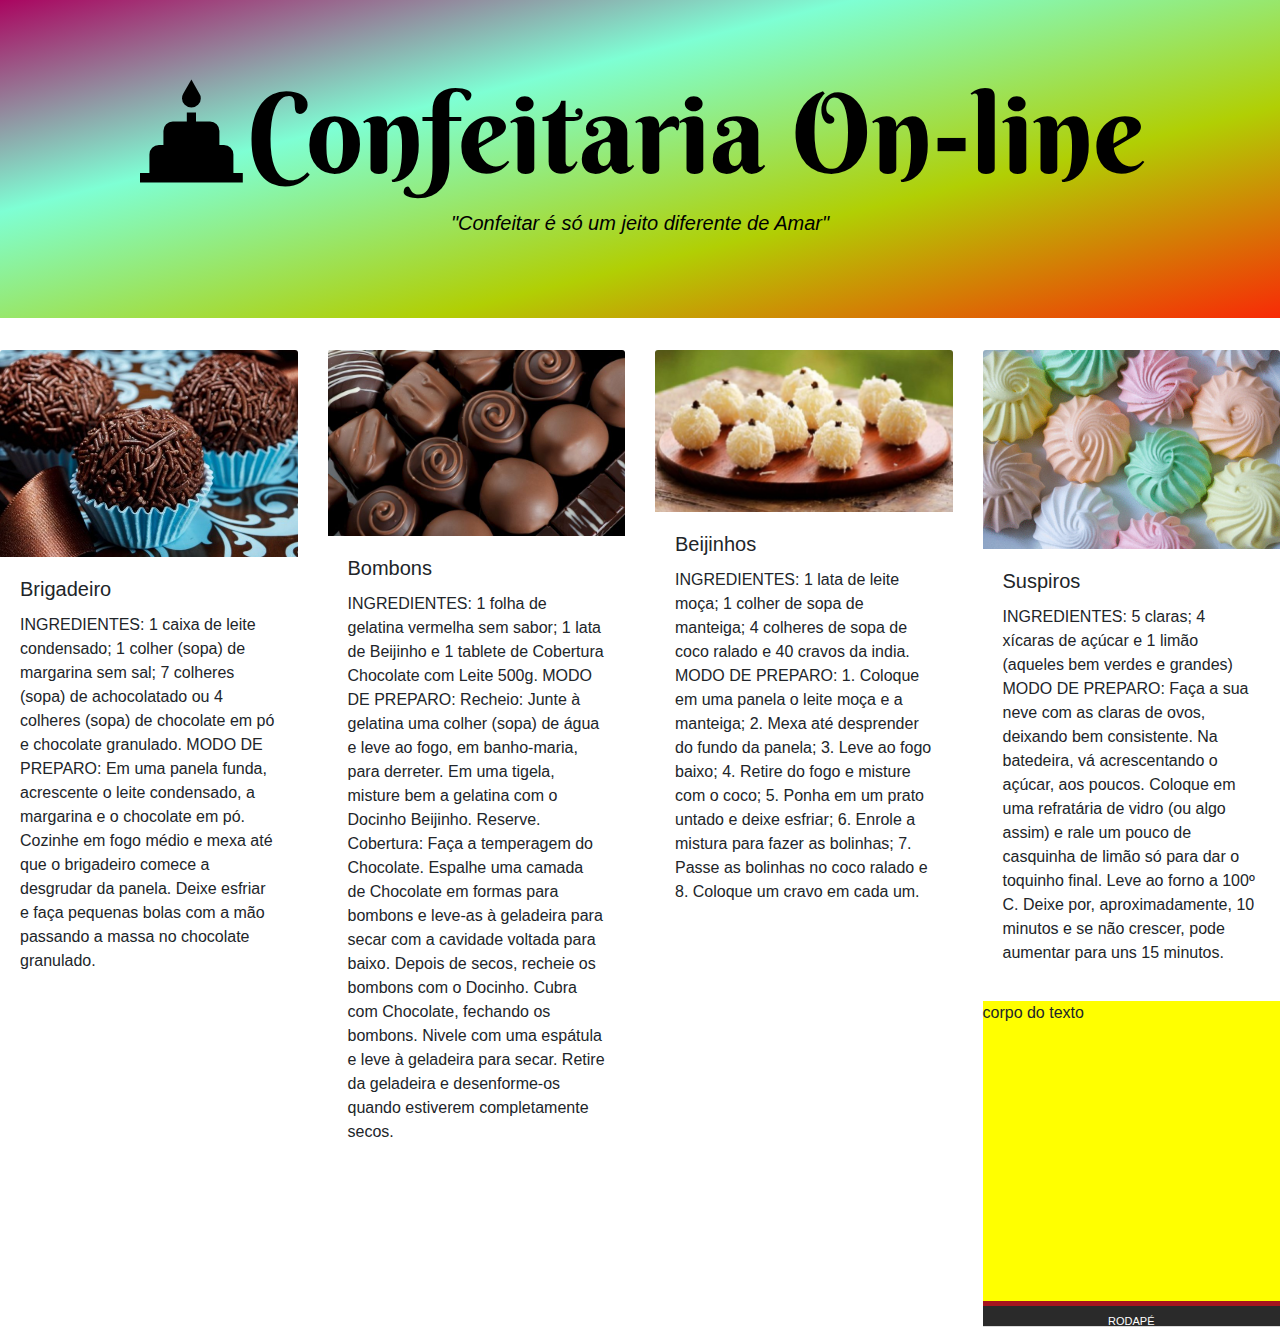
<file: Boodstrap/01Trabalho.html>
<!DOCTYPE html>
<html lang="pt-br">

<head>
    <meta charset="UTF-8">
    <title>Confeitaria On-line</title>
    <link rel="stylesheet" href="css/bootstrap.css">
    <link rel="stylesheet" href="css/01Trabalho.css">
    <link rel="stylesheet" href="Libs/MaterialDesign/css/materialdesignicons.css">
</head>

<body>
    <div class="jumbotron jumbotron-fluid bg-title">
        <h1 class="display-4 text-center text-title"><i class="mdi mdi-cake-layered"></i>Confeitaria On-line</h1>
        <p class="lead text-center">
            <i>"Confeitar é só um jeito diferente de Amar"</i></p>
    </div>

    <div class="form-group row">
        <div class="col-md-3 col-9" class="card" style="width: 18rem;">
            <img class="card-img-top" src="brigadeiro.jpg" alt="Card image cap">
            <div class="card-body">
                <h5 class="card-title">Brigadeiro</h5>
                <p class="card-text">INGREDIENTES: 1 caixa de leite condensado; 1 colher (sopa) de margarina sem sal; 7 colheres (sopa) de achocolatado ou 4 colheres (sopa) de chocolate em pó e chocolate granulado. MODO DE PREPARO: Em uma panela funda, acrescente o leite
                    condensado, a margarina e o chocolate em pó. Cozinhe em fogo médio e mexa até que o brigadeiro comece a desgrudar da panela. Deixe esfriar e faça pequenas bolas com a mão passando a massa no chocolate granulado.</p>
            </div>
        </div>
        <div class="col-md-3 col-8" class="card" style="width: 18rem;">
            <img class="card-img-top" src="bombons01.jpg" alt="Card image cap">
            <div class="card-body">
                <h5 class="card-title">Bombons</h5>
                <p class="col-md-18 col-18" class="card-text">INGREDIENTES: 1 folha de gelatina vermelha sem sabor; 1 lata de Beijinho e 1 tablete de Cobertura Chocolate com Leite 500g. MODO DE PREPARO: Recheio: Junte à gelatina uma colher (sopa) de água e leve ao fogo, em banho-maria, para derreter.
                    Em uma tigela, misture bem a gelatina com o Docinho Beijinho. Reserve. Cobertura: Faça a temperagem do Chocolate. Espalhe uma camada de Chocolate em formas para bombons e leve-as à geladeira para secar com a cavidade voltada para baixo.
                    Depois de secos, recheie os bombons com o Docinho. Cubra com Chocolate, fechando os bombons. Nivele com uma espátula e leve à geladeira para secar. Retire da geladeira e desenforme-os quando estiverem completamente secos.</p>
            </div>
        </div>
        <div class="col-md-3 col-9" class="card" style="width: 18rem;">
            <img class="card-img-top" src="beijinho-com-leite-condensado.jpg" alt="Card image cap">
            <div class="card-body">
                <h5 class="card-title">Beijinhos</h5>
                <p class="card-text">INGREDIENTES: 1 lata de leite moça; 1 colher de sopa de manteiga; 4 colheres de sopa de coco ralado e 40 cravos da india. MODO DE PREPARO: 1. Coloque em uma panela o leite moça e a manteiga; 2. Mexa até desprender do fundo da panela; 3.
                    Leve ao fogo baixo; 4. Retire do fogo e misture com o coco; 5. Ponha em um prato untado e deixe esfriar; 6. Enrole a mistura para fazer as bolinhas; 7. Passe as bolinhas no coco ralado e 8. Coloque um cravo em cada um.</p>
            </div>
        </div>
        <div class="col-md-3 col-9" class="card" style="width: 18rem;">
            <img class="card-img-top" src="suspiros.jpg" alt="Card image cap">
            <div class="card-body">
                <h5 class="card-title">Suspiros</h5>
                <p class="card-text">INGREDIENTES: 5 claras; 4 xícaras de açúcar e 1 limão (aqueles bem verdes e grandes) MODO DE PREPARO: Faça a sua neve com as claras de ovos, deixando bem consistente. Na batedeira, vá acrescentando o açúcar, aos poucos. Coloque em uma
                    refratária de vidro (ou algo assim) e rale um pouco de casquinha de limão só para dar o toquinho final. Leve ao forno a 100º C. Deixe por, aproximadamente, 10 minutos e se não crescer, pode aumentar para uns 15 minutos.</p>
            </div>

            <div class="nav-outer-repeat">
                <ul id="nav" class="nav-outer">
                    <div style="float: right;">
                    </div>
                </ul>
            </div>
            <div id="content-outer">
                <div id="conteudo"> corpo do texto</div>
            </div>
            <!--<div class="clear">&nbsp;</div>-->
            <div id="barraMin" style="height: 0px; overflow-x: auto;"></div>
            <div id="footer">
                <div id="footer-left">
                    <div id="link" style="text-align: center; ">RODAPÉ
                    </div>
                </div>
            </div>

            <script>
            </script>

</body>

</html>
</file>
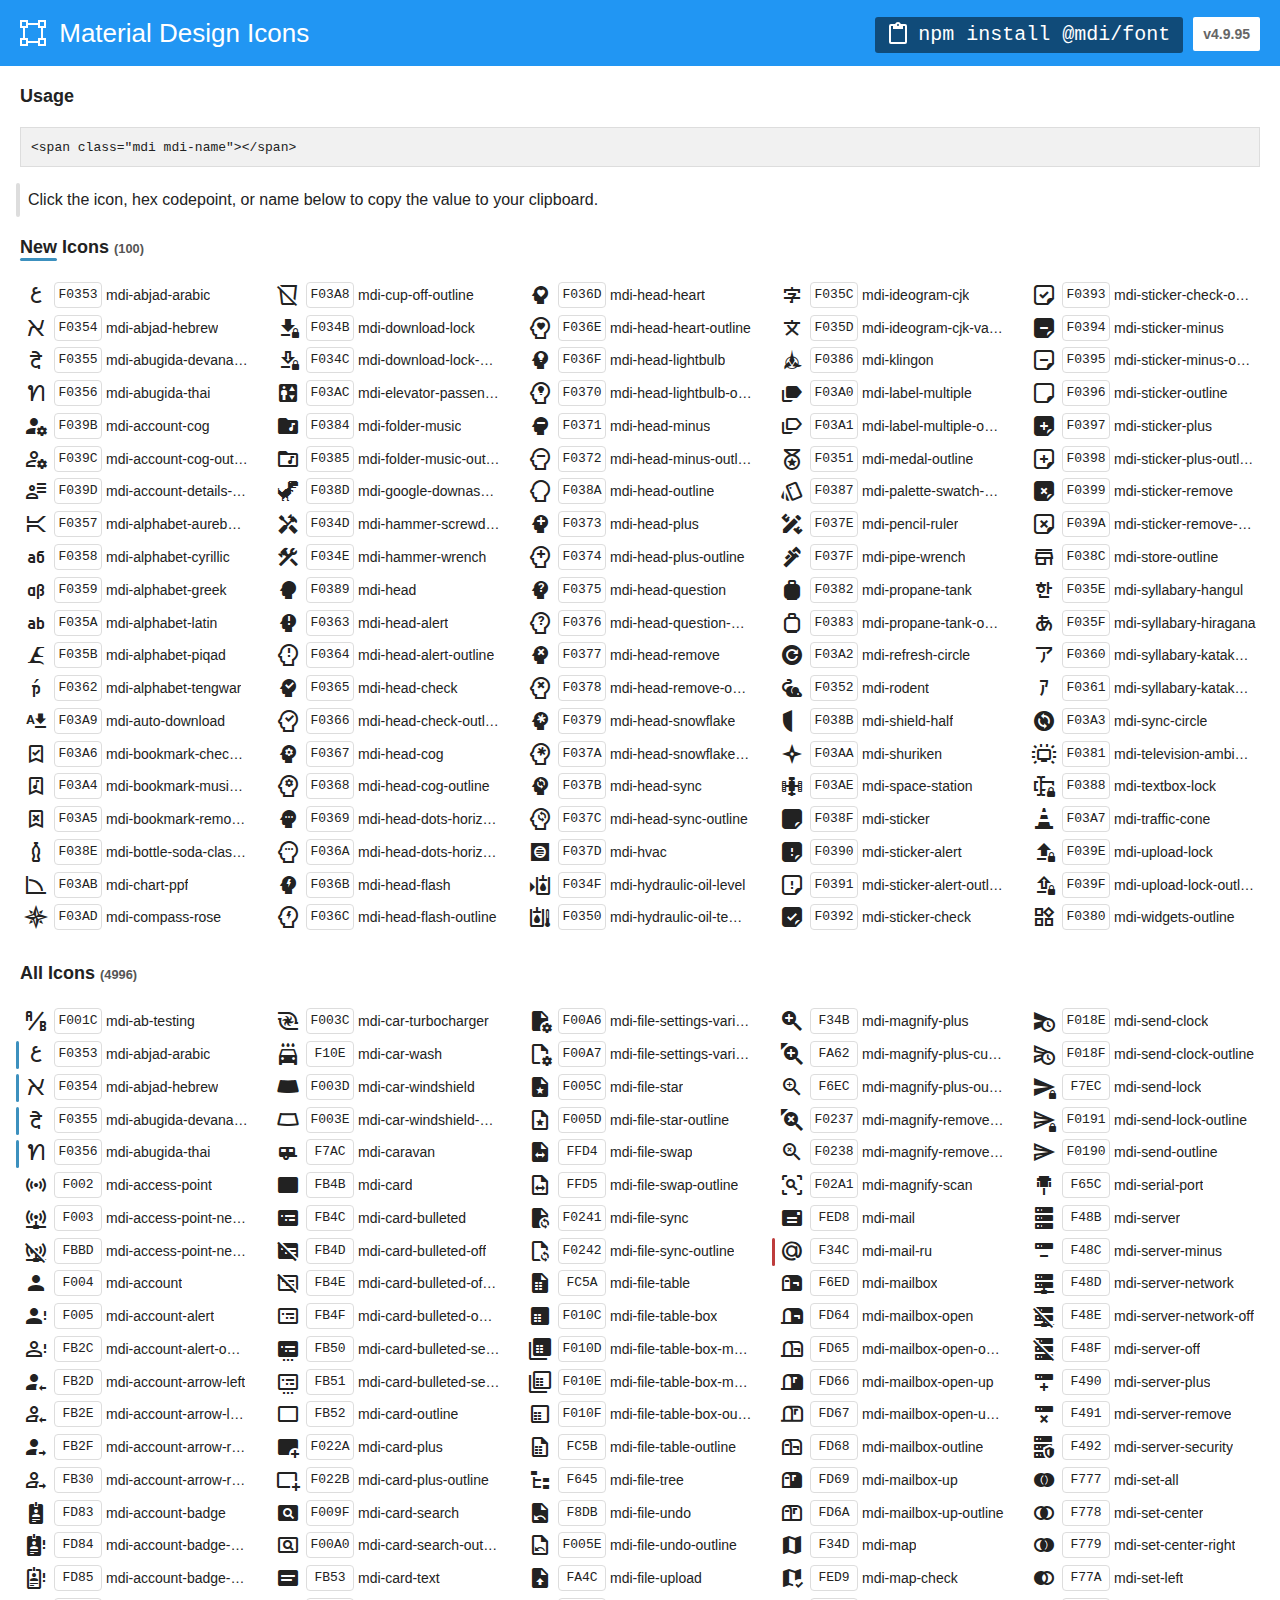
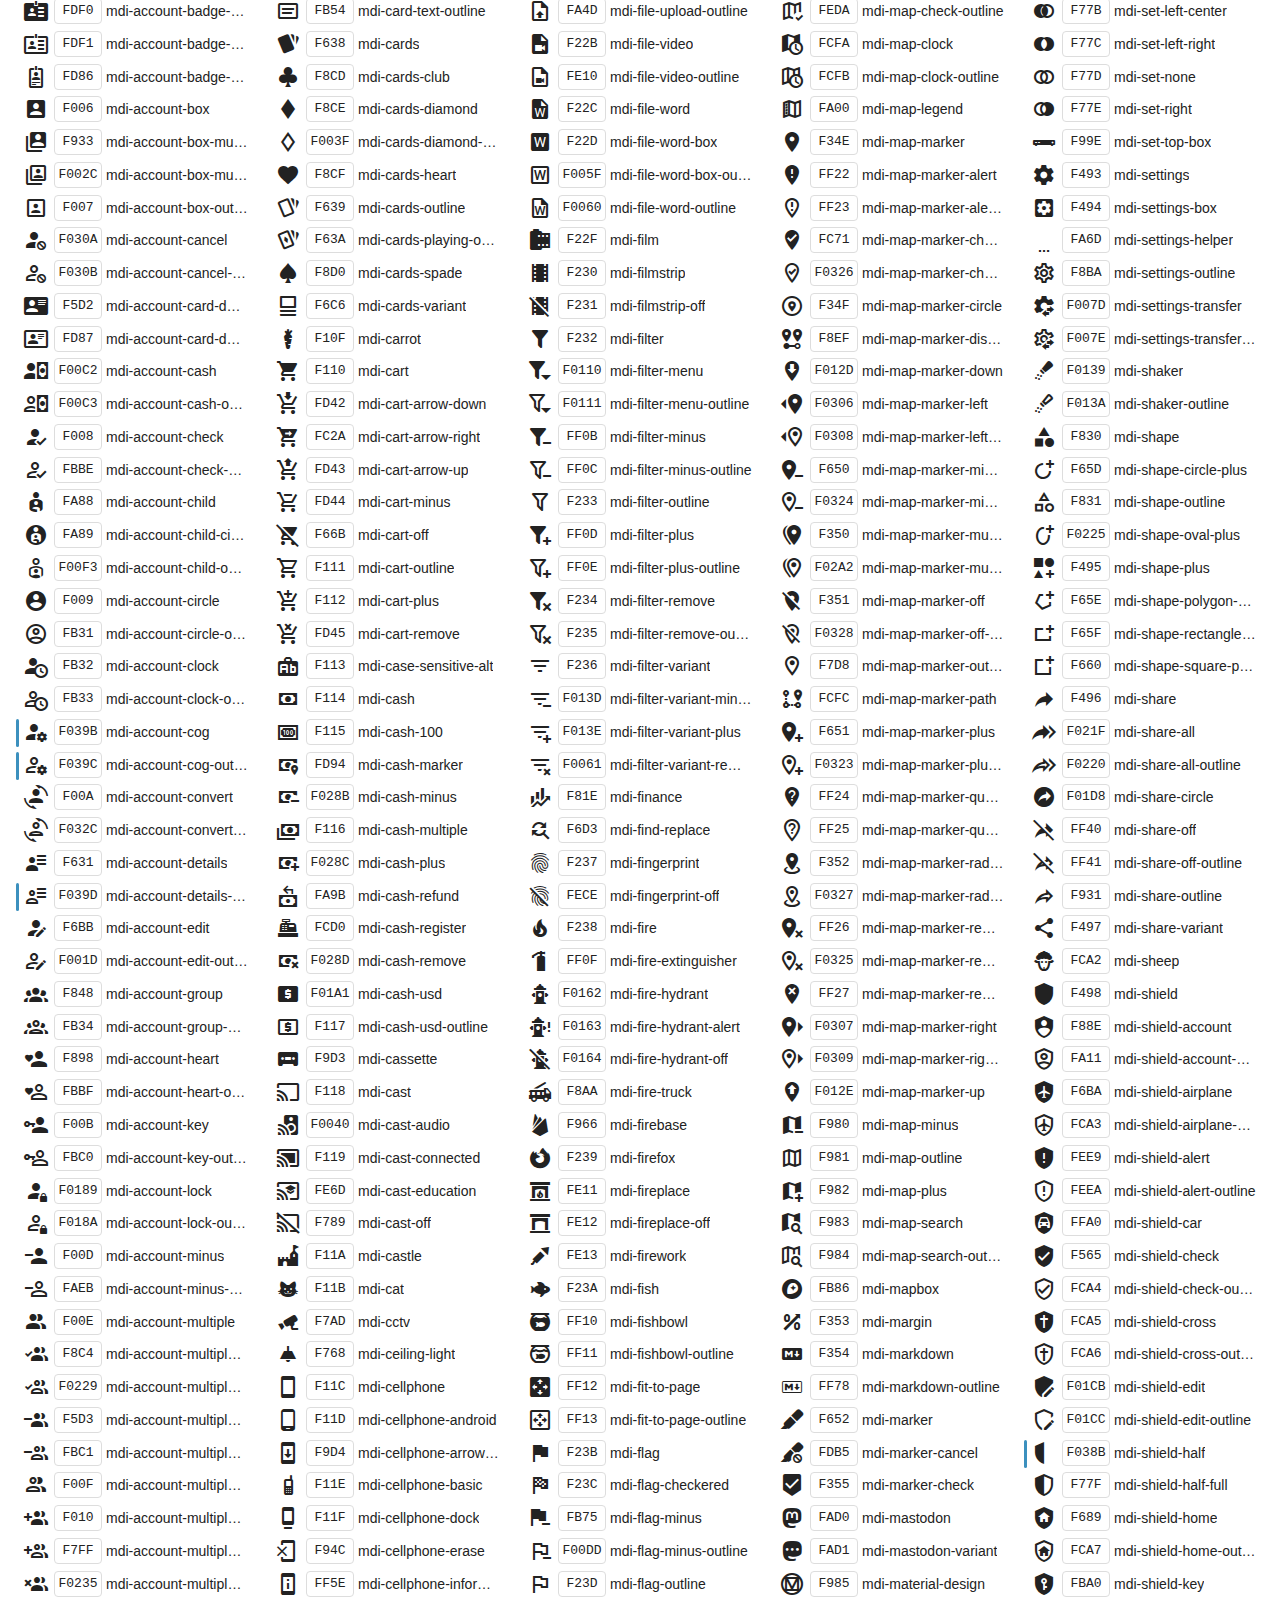
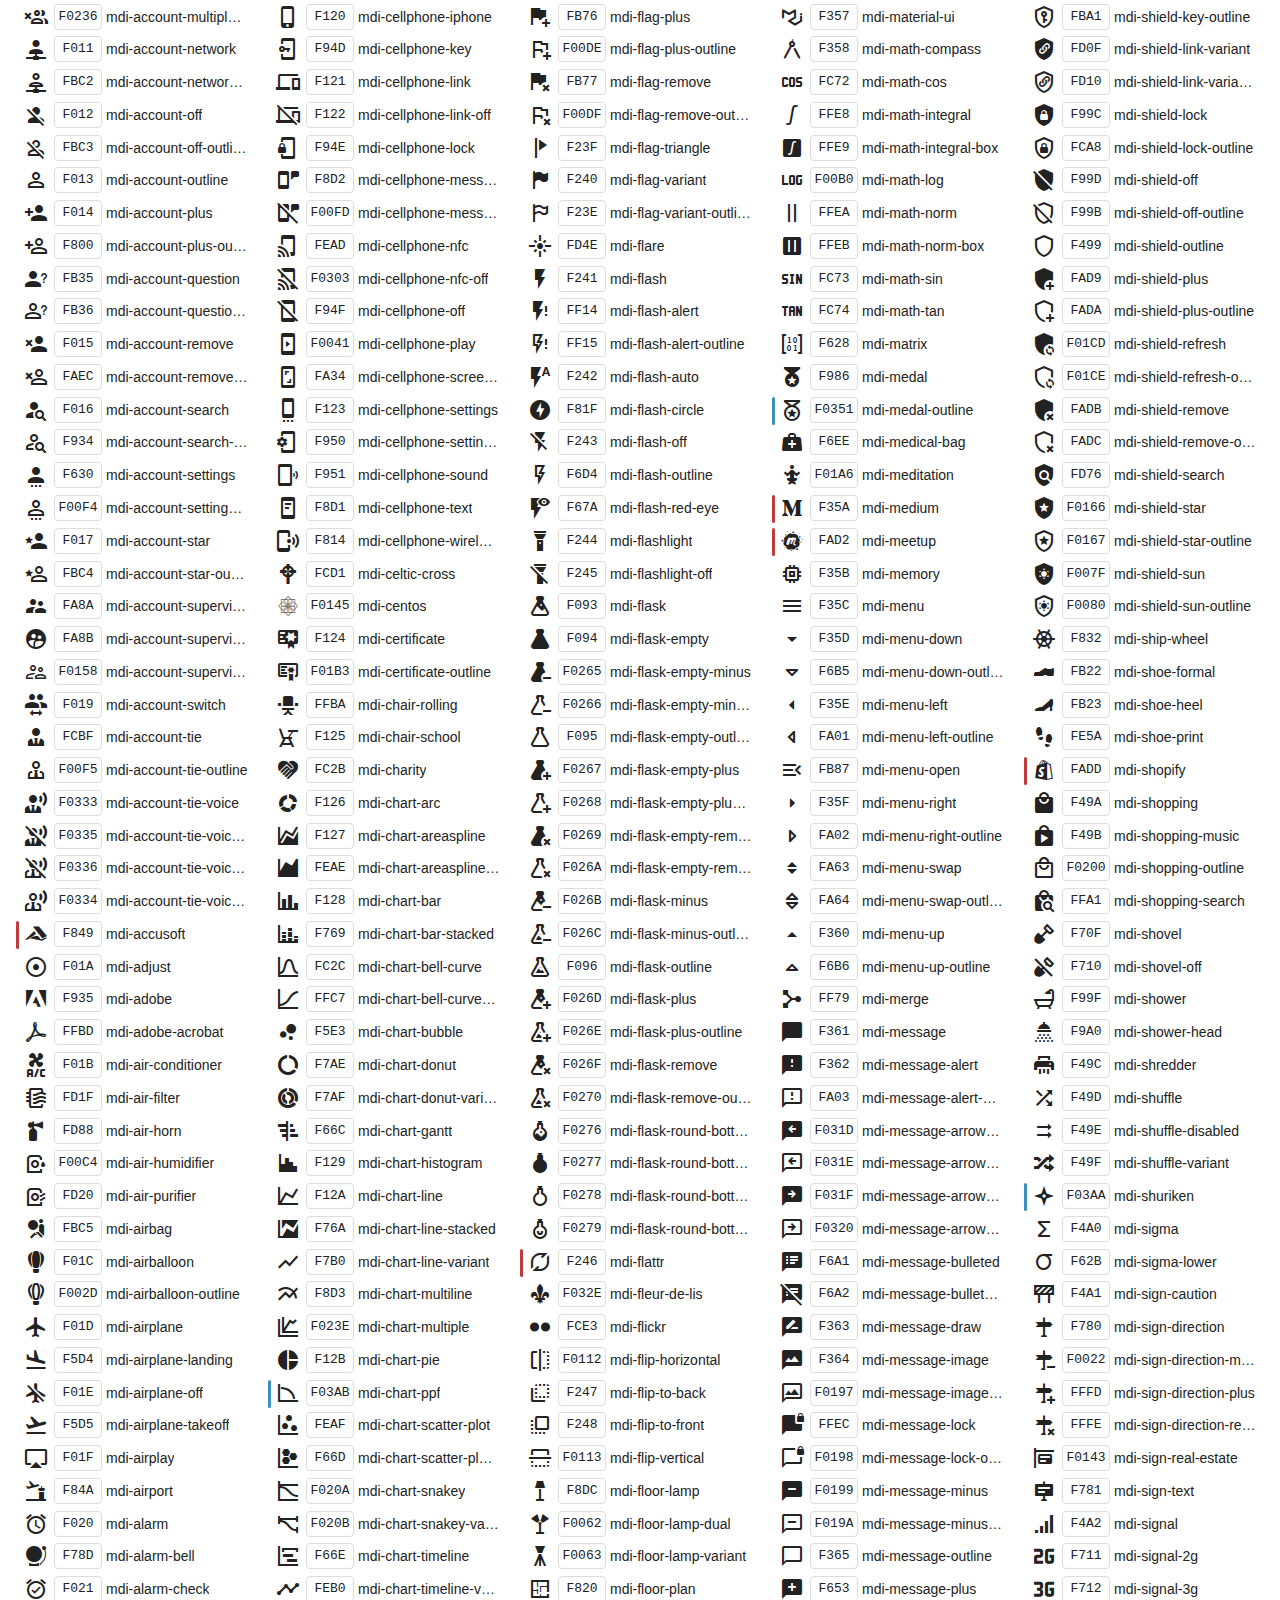
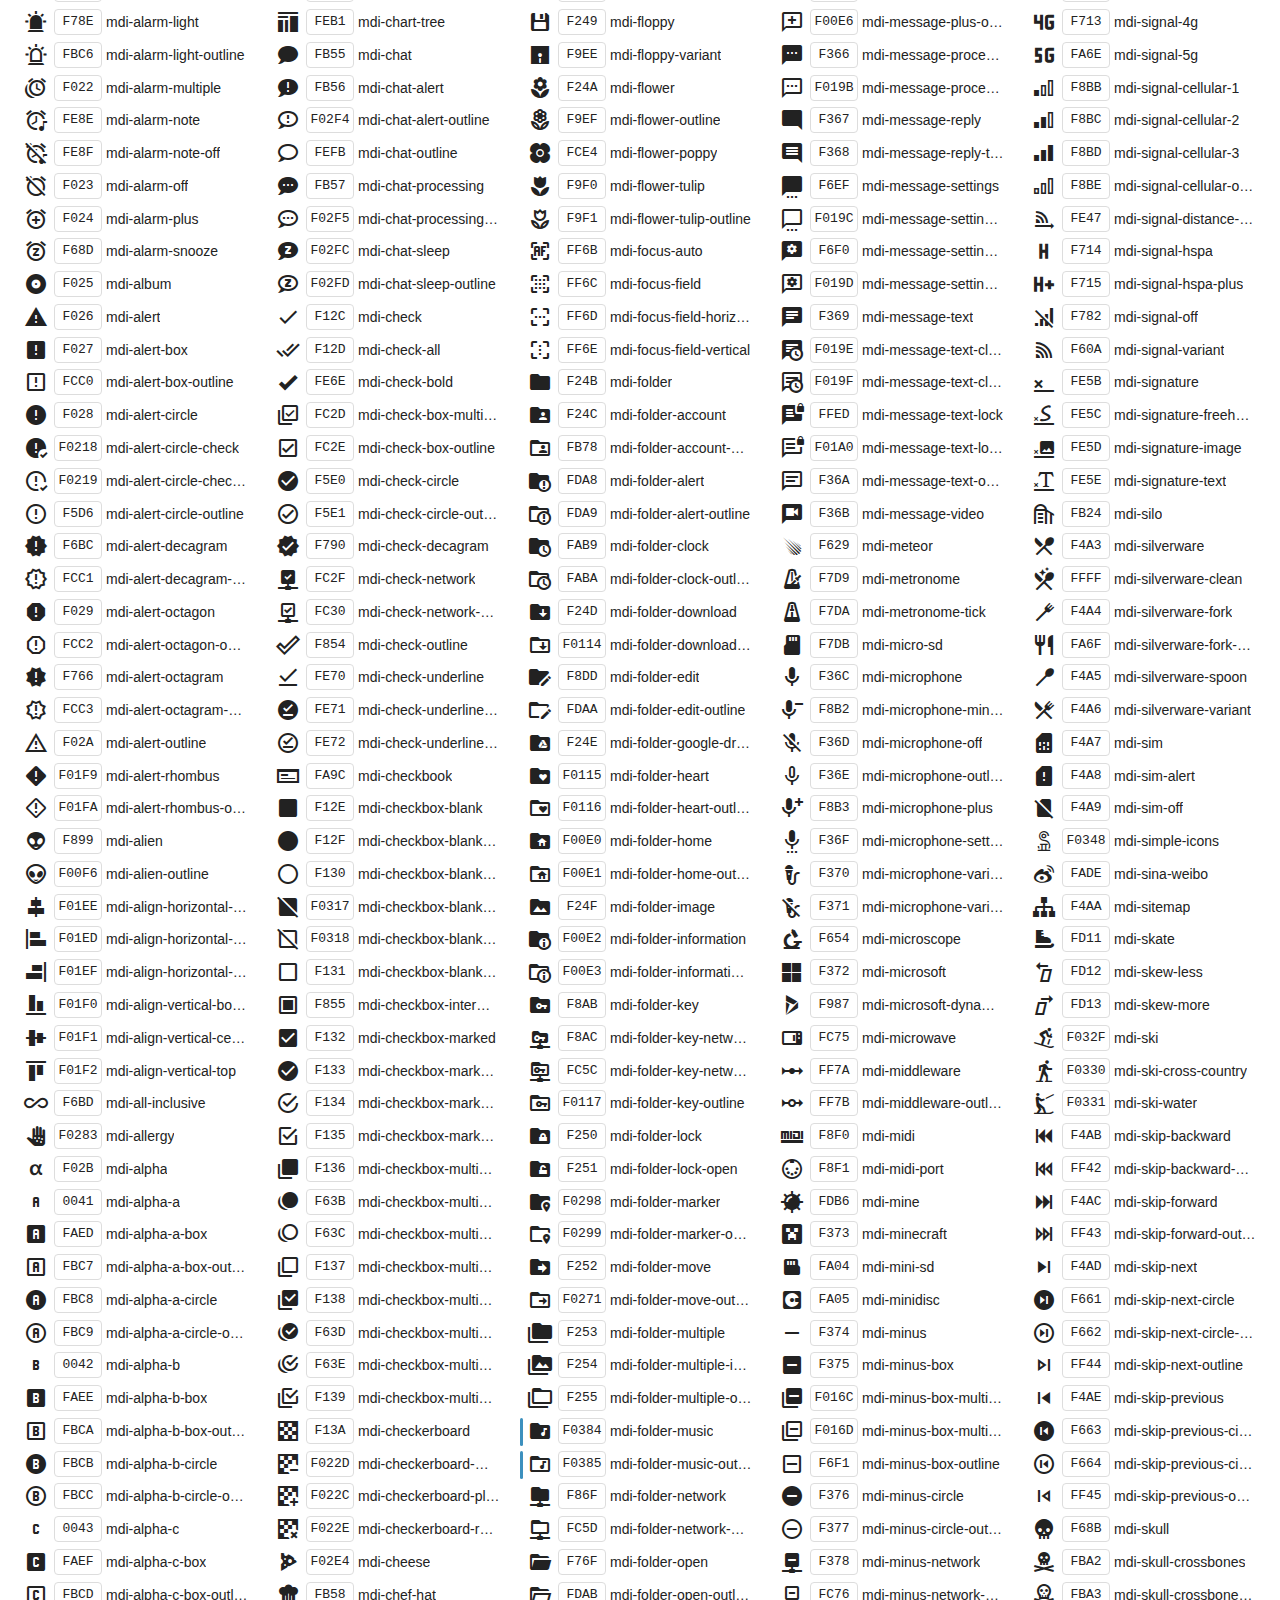
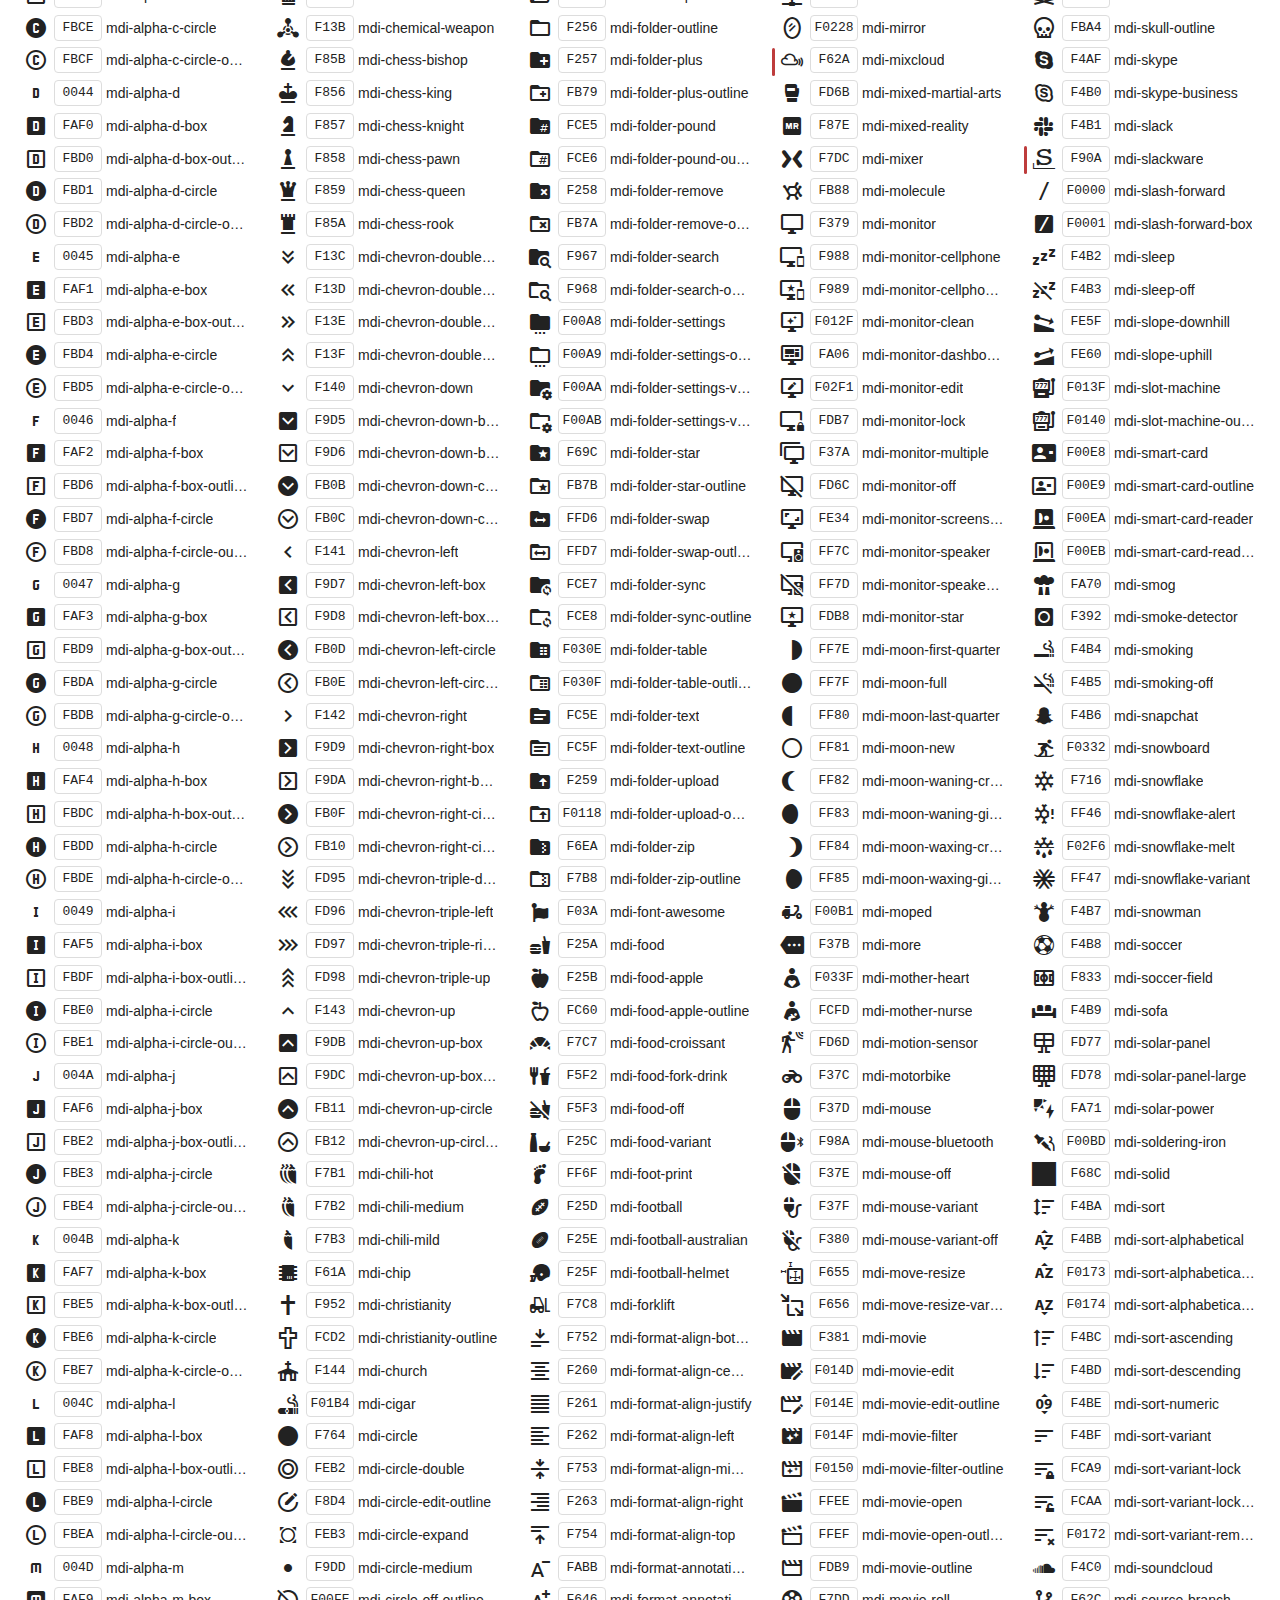
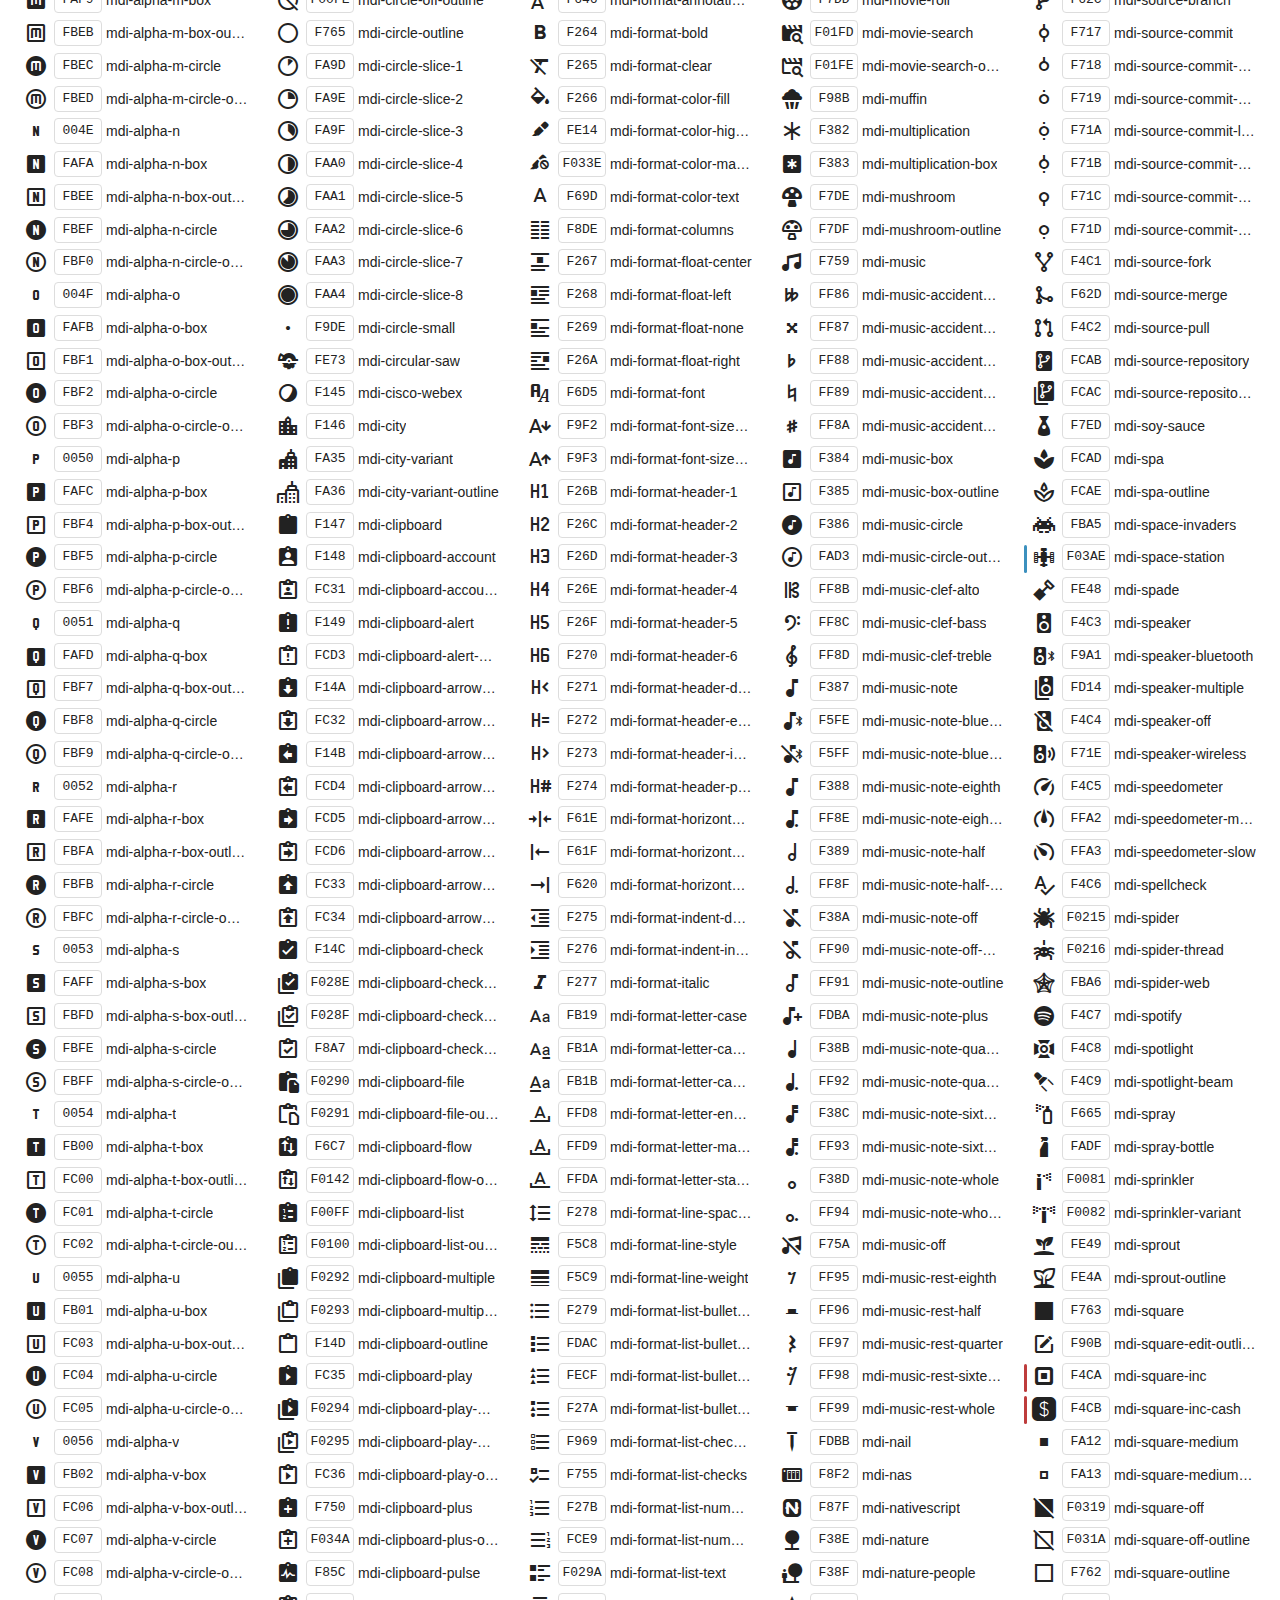
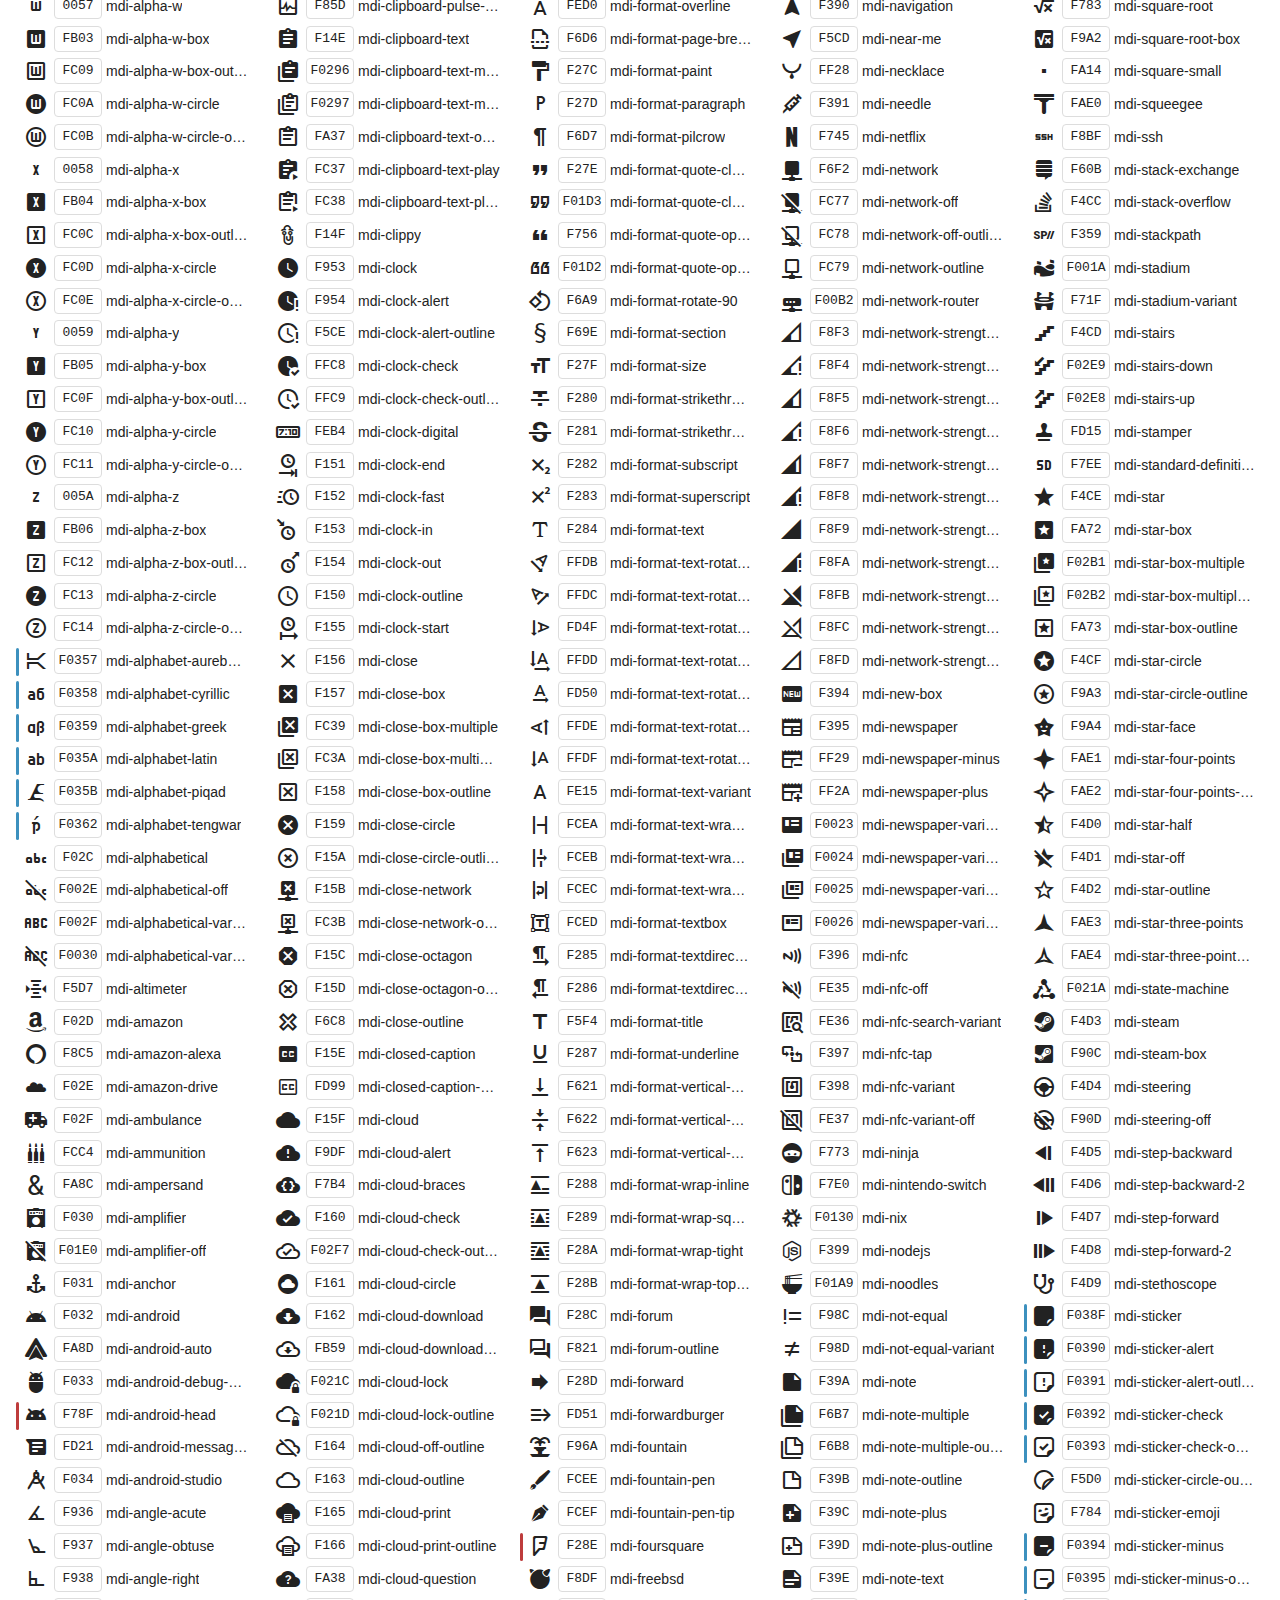
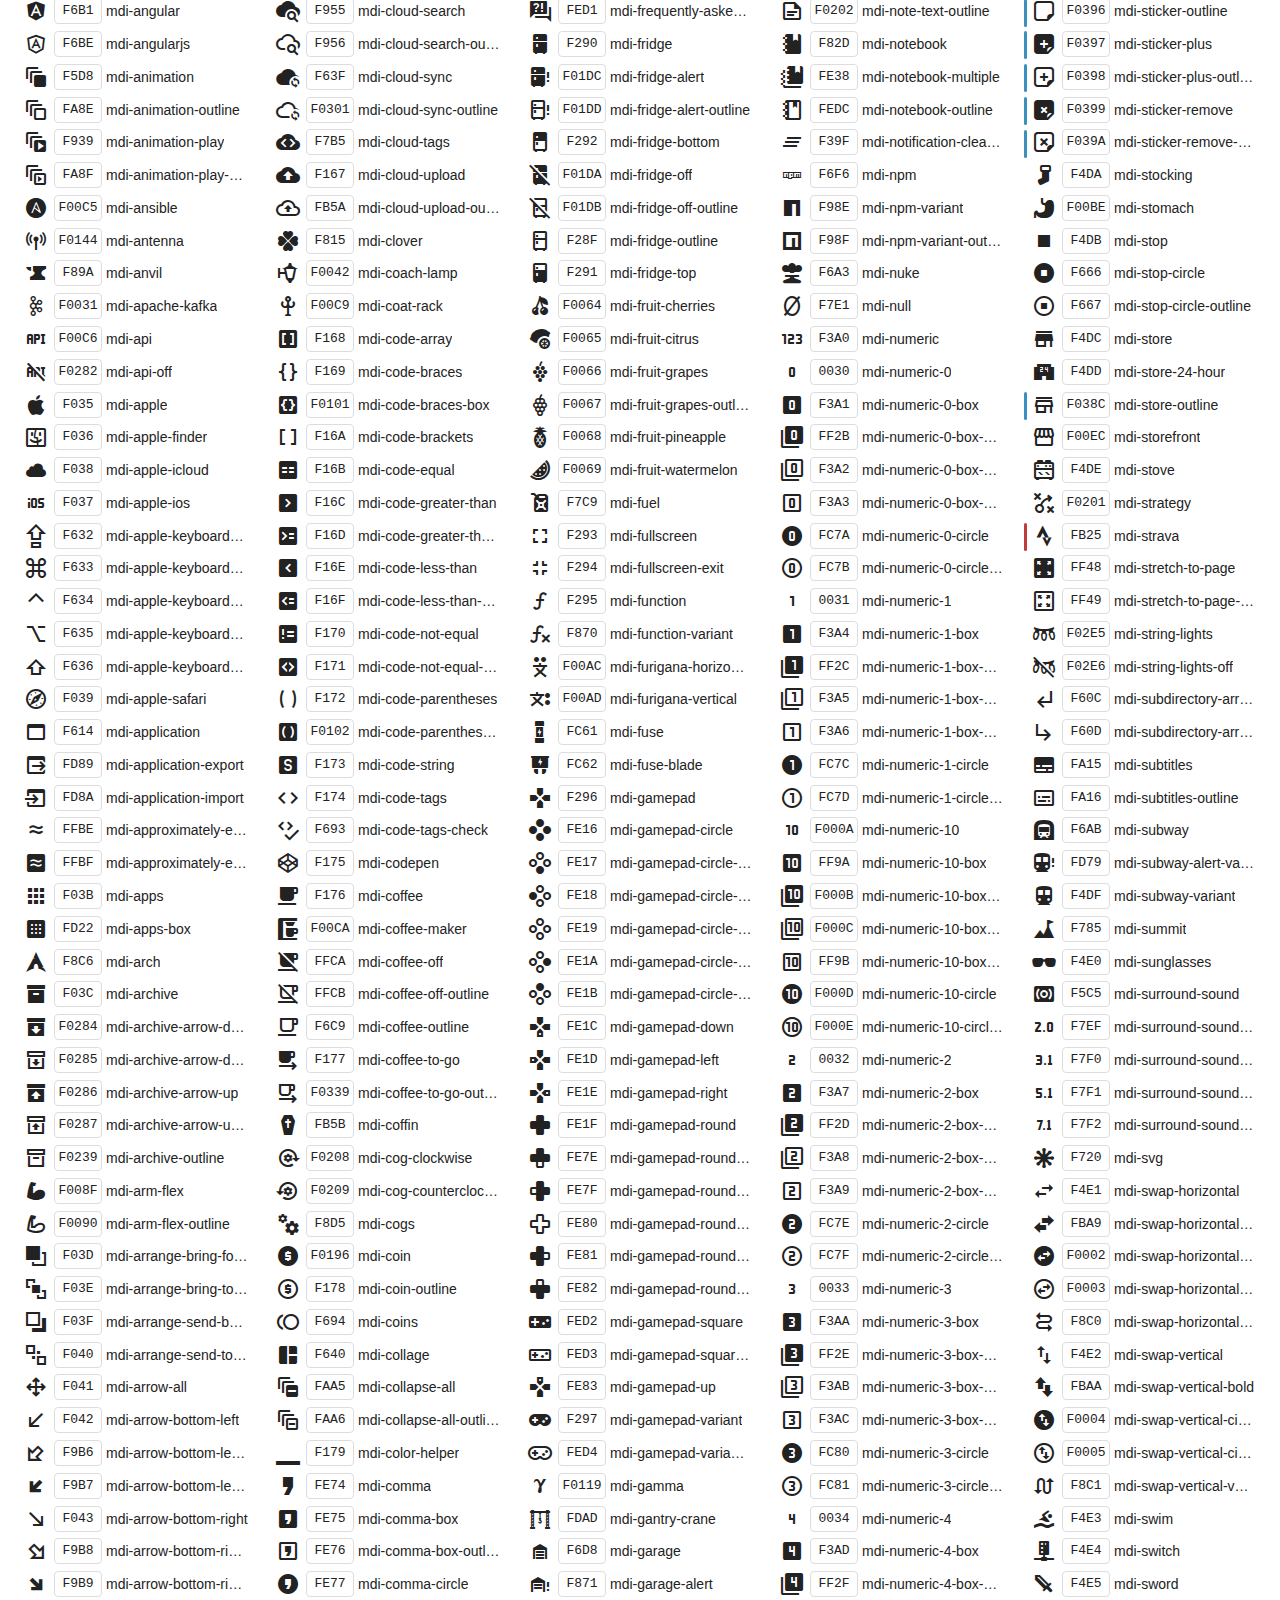
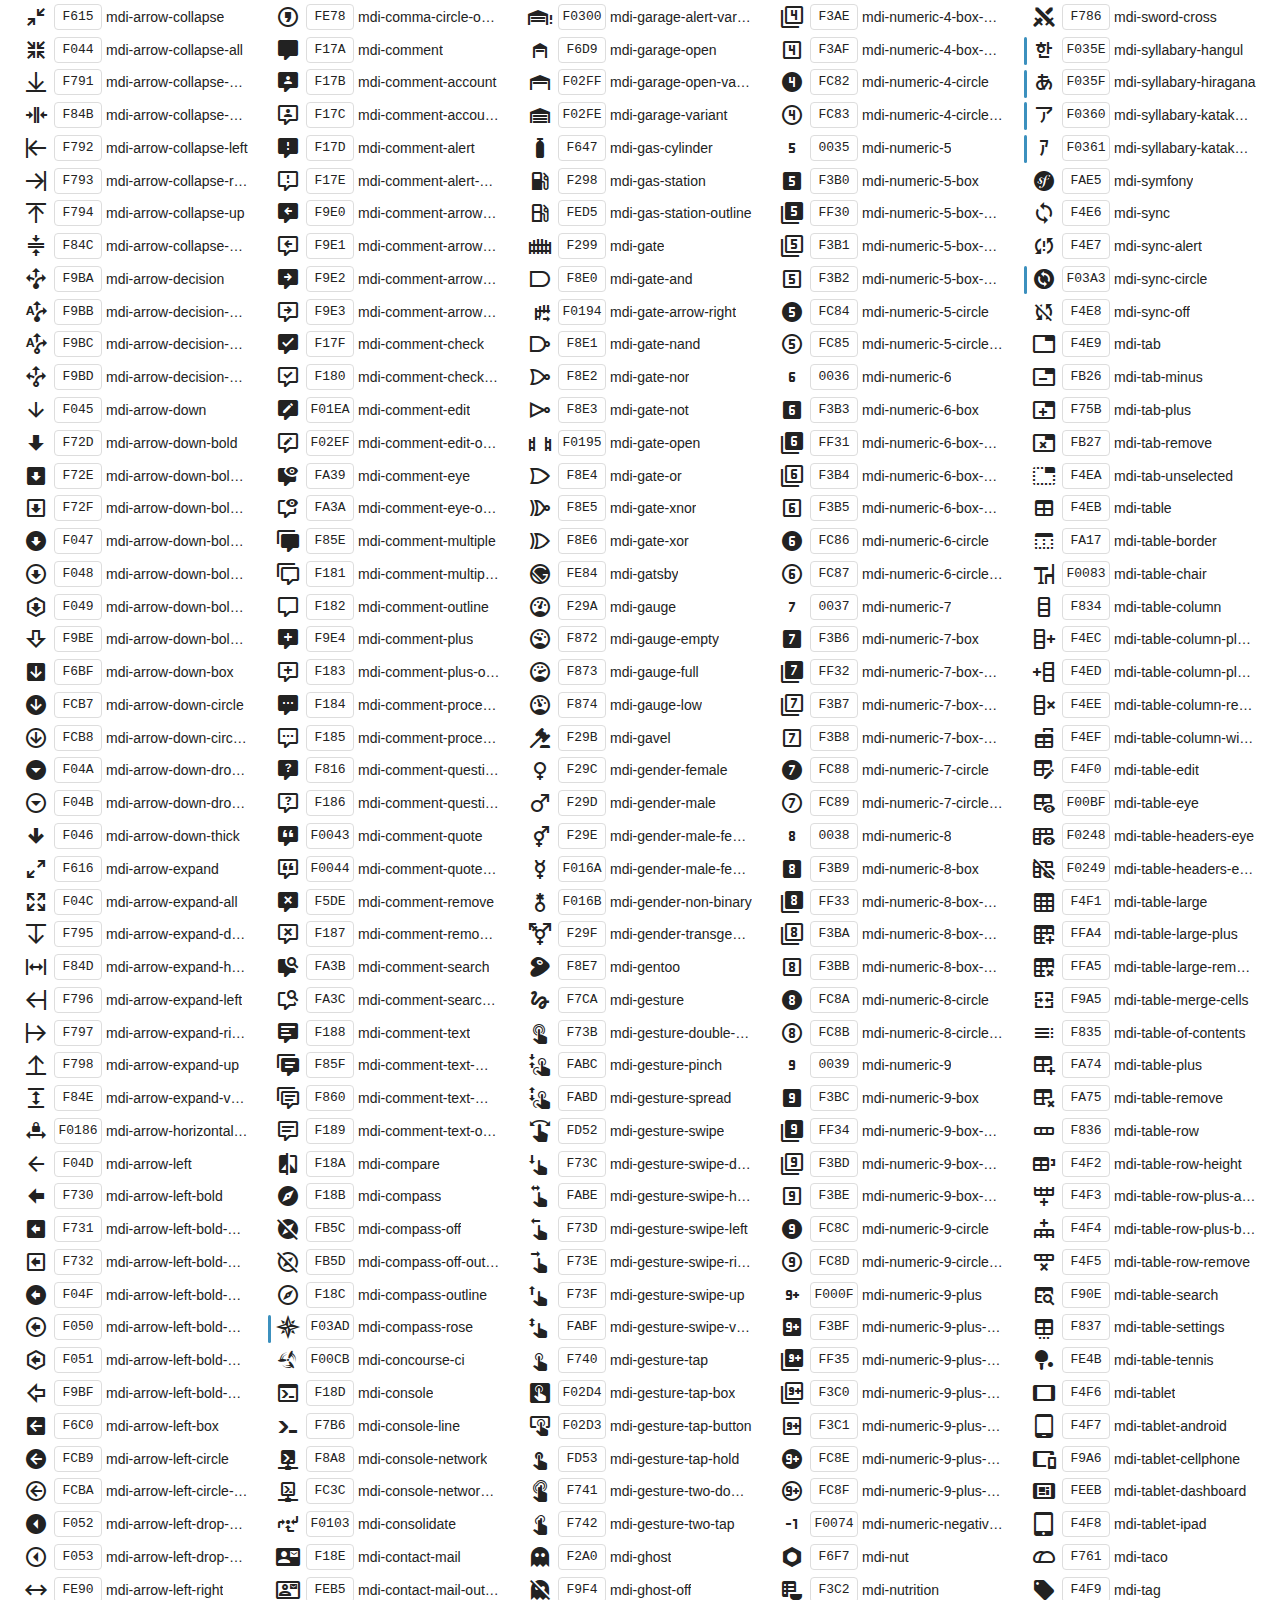
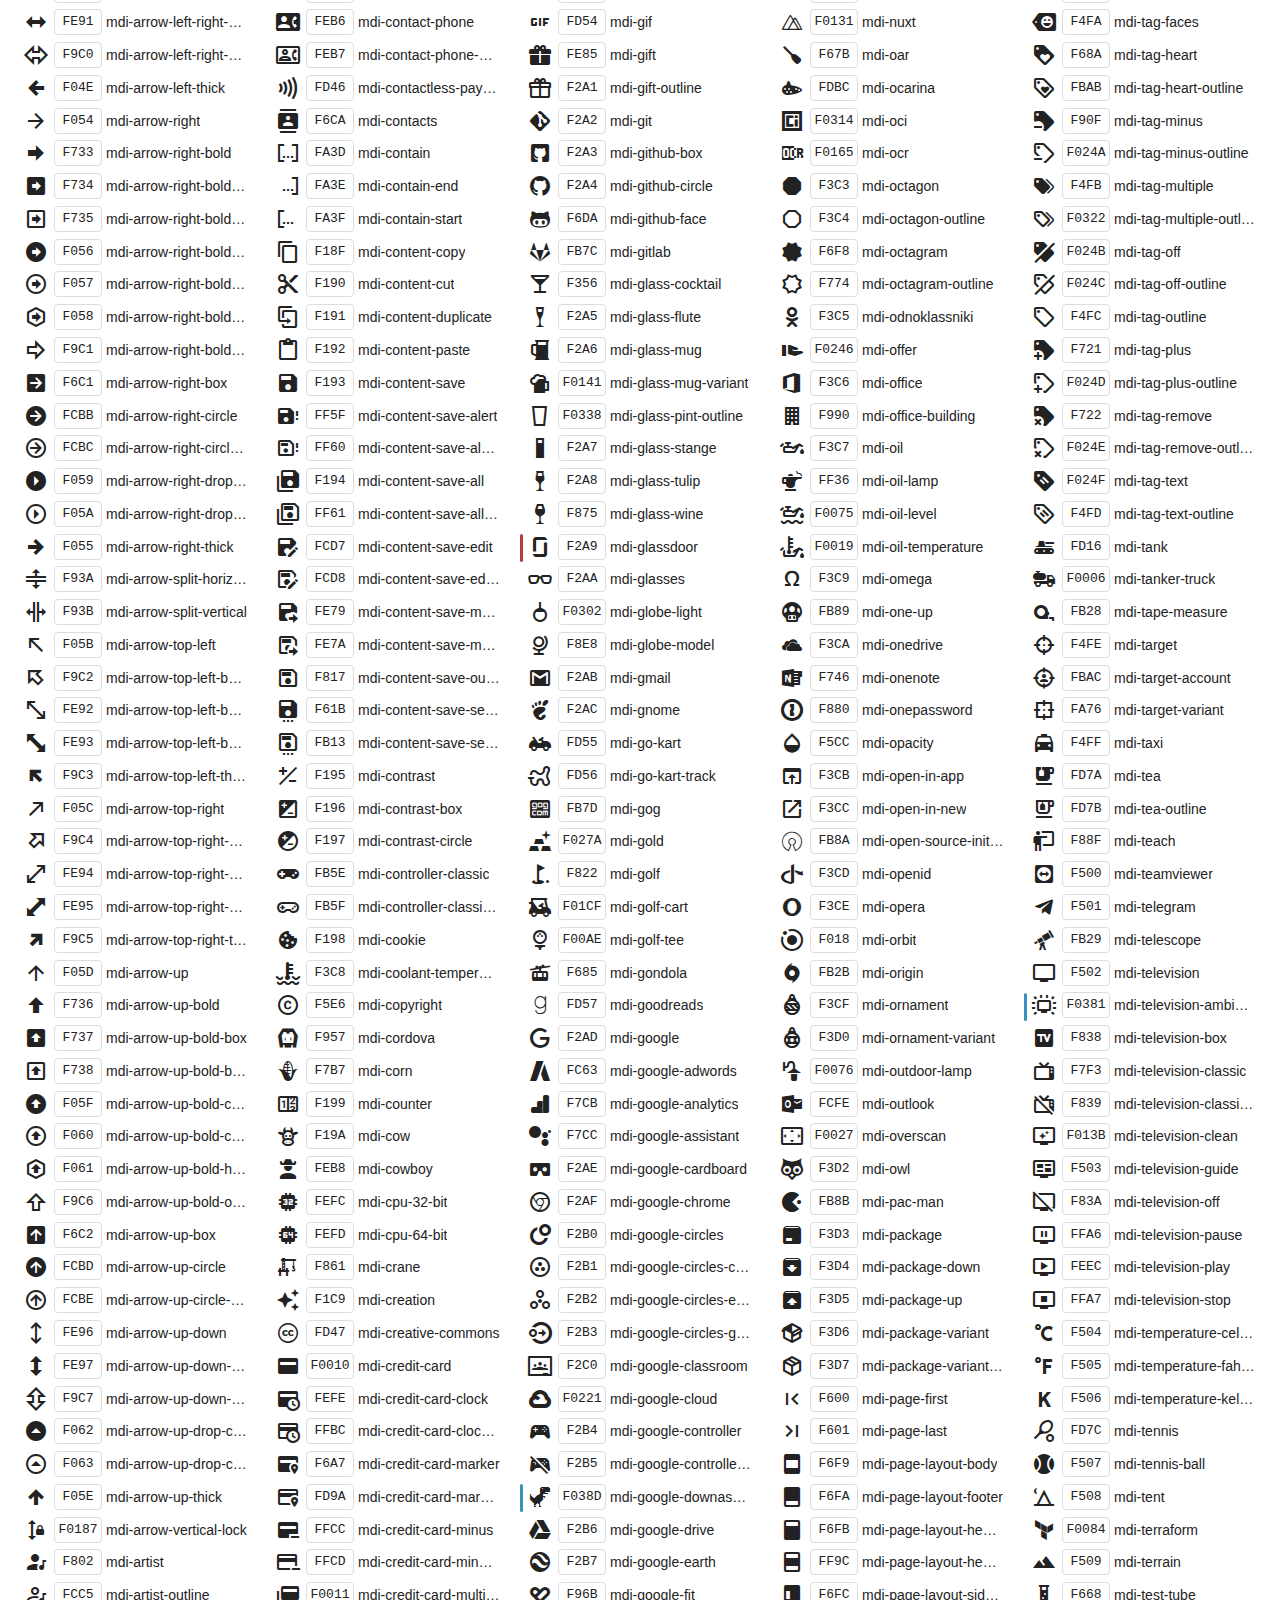
<file: Boodstrap/Libs/MaterialDesign-Webfont-master/preview.html>
﻿<!doctype html>
<html lang="en">

<head>
    <meta charset="utf-8" />
    <meta name="google" content="notranslate">
    <title>Material Design Icons</title>
    <style>
        * {
            margin: 0;
            padding: 0;
        }

        body {
            margin: 0;
            padding: 0;
            background: #fff;
            color: #222;
        }

        h1,
        h2,
        h3,
        p,
        div,
        blockquote,
        footer {
            font-family: "Helvetica Neue", Arial, sans-serif;
        }

        h1 {
            padding: 20px 20px 16px 20px;
            font-size: 26px;
            line-height: 26px;
            font-weight: normal;
            color: #FFF;
            background-color: #2196F3;
        }

        h1 svg {
            vertical-align: middle;
            width: 26px;
            height: 26px;
            margin: 0 6px 4px 0;
        }

        h1 svg path {
            fill: #FFF;
        }

        h1 .version {
            font-size: 14px;
            background: #FFF;
            padding: 4px 10px;
            float: right;
            border-radius: 2px;
            margin: -3px 0 0 0;
            color: #666;
            font-weight: bold;
        }

        h1 .version::before {
            content: 'v';
        }

        h1 code {
            font-size: 20px;
            background: rgba(0, 0, 0, 0.5);
            padding: 4px 12px;
            border-radius: 3px;
            float: right;
            margin: -3px 10px 0 0;
            border: 1px solid transparent;
            cursor: pointer;
        }

        h1 code:hover {
            border: 1px solid #FFF;
        }

        h1 code svg {
            width: 24px;
            height: 24px;
            margin: -1px -4px 0 -2px
        }

        h2 {
            font-size: 18px;
            padding: 20px;
        }

        h2 small {
            color: #555;
            font-size: 0.8rem;
        }

        h2 small::before {
            content: '(';
        }

        h2 small::after {
            content: ')';
        }

        h2 span {
            position: relative;
        }

        h2.newicons span::before {
            position: absolute;
            content: ' ';
            width: 100%;
            height: 0.2rem;
            bottom: -0.25rem;
            background: #3C90BE;
            border-radius: 0.1rem;
        }

        h2.deprecatedicons span::before {
            position: absolute;
            content: ' ';
            width: 100%;
            height: 0.2rem;
            bottom: -0.25rem;
            background: #BE3C3C;
            border-radius: 0.1rem;
        }

        h3 {
            font-size: 14px;
            padding: 10px 20px 0 20px;
            font-weight: bold;
        }

        p {
            padding: 10px 20px;
        }

        p code {
            display: inline-block;
            vertical-align: middle;
            background: #F1F1F1;
            padding: 3px 5px;
            border-radius: 3px;
            border: 1px solid #DDD;
        }

        p i.mdi {
            vertical-align: middle;
            border-radius: 4px;
            display: inline-block;
        }

        p i.mdi.dark-demo {
            background: #333;
        }

        p.note {
            color: #999;
            font-size: 14px;
            padding: 0 20px 5px 20px;
        }

        p.deprecated {
            margin: -0.5rem 0 0.25rem 0;
        }

        p.extras {
            margin-top: -0.5rem;
        }

        div.icons {
            padding: 0 20px 10px 20px;
            -webkit-column-count: 5;
            -moz-column-count: 5;
            column-count: 5;
            -webkit-column-gap: 20px;
            -moz-column-gap: 20px;
            column-gap: 20px;
        }

        div.icons div {
            line-height: 2em;
        }

        div.icons div span {
            cursor: pointer;
            font-size: 14px;
            text-overflow: ellipsis;
            display: inline-block;
            max-width: calc(100% - 90px);
            overflow: hidden;
            vertical-align: middle;
            white-space: nowrap;
        }

        div.icons div code:hover,
        div.icons div span:hover,
        div.icons div i:hover {
            color: #3c90be;
        }

        div.icons div code:hover {
            border-color: #3c90be;
        }

        div.icons div code {
            border: 1px solid #DDD;
            width: 46px;
            margin-left: 2px;
            margin-right: 4px;
            border-radius: 4px;
            display: inline-block;
            vertical-align: middle;
            text-align: center;
            line-height: 24px;
            cursor: pointer;
        }

        div.icons div i {
            display: inline-block;
            width: 32px;
            height: 24px;
            text-align: center;
            vertical-align: middle;
            cursor: pointer;
            line-height: 24px;
        }

        div.icons .mdi::before {
            font-size: 24px;
        }

        div.icons div.new::before {
            content: ' ';
            width: 0.2rem;
            height: 1.75rem;
            position: absolute;
            margin-top: 0.25rem;
            margin-left: -0.25rem;
            background: #3C90BE;
            border-radius: 0.1rem;
        }

        div.icons div.deprecated::before {
            content: ' ';
            width: 0.2rem;
            height: 1.75rem;
            position: absolute;
            margin-top: 0.25rem;
            margin-left: -0.25rem;
            background: #BE3C3C;
            border-radius: 0.1rem;
        }

        pre {
            margin: 0 20px;
            font-family: Consolas, monospace;
            padding: 10px;
            border: 1px solid #DDD;
            background: #F1F1F1;
        }

        blockquote {
            position: relative;
            margin: 1rem 1rem 0 1rem;
            padding: 0.5rem 0.5rem 0.5rem 0.75rem;
        }

        blockquote.note::before {
            content: ' ';
            width: 0.25rem;
            height: 100%;
            background: #DDD;
            position: absolute;
            border-radius: 0.25rem;
            top: 0;
            left: 0;
        }

        blockquote.deprecated::before {
            content: ' ';
            width: 0.25rem;
            height: 100%;
            background: #BE3C3C;
            position: absolute;
            border-radius: 0.25rem;
            top: 0;
            left: 0;
        }

        div.copied {
            position: fixed;
            top: 100px;
            left: 50%;
            width: 200px;
            text-align: center;
            color: #3c763d;
            background-color: #dff0d8;
            border: 1px solid #d6e9c6;
            padding: 10px 15px;
            border-radius: 4px;
            margin-left: -100px;
            box-shadow: 0 0 10px rgba(0, 0, 0, 0.2);
        }

        div.examples {
            display: flex;
            flex-wrap: wrap;
            margin: 0.5rem 1.25rem;
        }

        div.examples > div {
            display: flex;
            margin-right: 0.5rem;
            margin-bottom: 0.5rem;
        }

        div.examples > div > div:first-child {
            display: flex;
            padding: 0.5rem;
            border-radius: 0.25rem;
            box-shadow: 0 0 0.25rem rgba(0, 0, 0, 0.4);
            background: #FFF;
            z-index: 1;
            align-items: center;
            justify-content: center;
        }

        div.examples > div > div:first-child + div {
            display: flex;
            margin-left: -0.25rem;
            padding: 0.5rem 0.75rem 0.5rem 1rem;
            background: #222;
            border-radius: 0 0.25rem 0.25rem 0;
        }

        div.examples > div > div:first-child + div > code {
            color: #FFF;
            align-self: center;
        }

        div.examples > div > div.dark:first-child {
            background: #444;
        }

        div.examples i {
            display: flex;
        }

        div.examples-size > div > div:first-child {
            min-width: 3rem;
        }

        footer {
            display: flex;
            padding: 20px;
            color: #666;
            border-top: 1px solid #DDD;
            background: #F1F1F1;
        }

        footer > div:first-child {
            flex: 1;
        }

        footer > div:last-child {
            text-align: right;
        }

        footer a {
            color: #e91e63;
            text-decoration: none;
        }

        footer a:hover {
            text-decoration: underline;
        }
    </style>
    <link href="css/materialdesignicons.min.css" media="all" rel="stylesheet" type="text/css" />
</head>

<body>
    <h1>
        <svg>
            <path d="M0,0H8V3H18V0H26V8H23V18H26V26H18V23H8V21H18V18H21V8H18V5H8V8H5V18H8V26H0V18H3V8H0V0M2,2V6H6V2H2M2,20V24H6V20H2M20,2V6H24V2H20M20,20V24H24V20H20Z"></path>
        </svg>
        Material Design Icons
        <span class="version">4.9.95</span>
        <code id="npm" title="Copy to Clipboard">
            <svg viewBox="0 0 24 24">
                <path d="M19,20H5V4H7V7H17V4H19M12,2A1,1 0 0,1 13,3A1,1 0 0,1 12,4A1,1 0 0,1 11,3A1,1 0 0,1 12,2M19,2H14.82C14.4,0.84 13.3,0 12,0C10.7,0 9.6,0.84 9.18,2H5A2,2 0 0,0 3,4V20A2,2 0 0,0 5,22H19A2,2 0 0,0 21,20V4A2,2 0 0,0 19,2Z" />
            </svg>
            npm install @mdi/font
        </code>
    </h1>

    <h2 class="usage">Usage</h2>
    <pre><code>&lt;span class=&quot;mdi mdi-<span id="name">name</span>&quot;&gt;&lt;/span&gt;</code></pre>

    <blockquote class="note">
        Click the icon, hex codepoint, or name below to copy the value to your clipboard.
    </blockquote>

    <h2 class="newicons"><span>New</span> Icons <small id="newIconsCount">-</small></h2>
    <div class="icons" id="newIcons"></div>

    <h2 class="icons">All Icons <small id="iconsCount">-</small></h2>
    <div class="icons" id="icons"></div>

    <h2 class="deprecatedicons"><span>Deprecated</span> Icons <small id="deprecatedIconsCount">-</small></h2>
    <p class="deprecated" id="deprecated">
        Deprecated icons will be removed in a future major release.
    </p>
    <div class="icons" id="deprecatedIcons"></div>

    <h2 class="extras">Extras</h2>

    <p class="extras">The helper CSS classes are listed below.</p>

    <section>
        <h3>Size</h3>

        <div class="examples examples-size">
            <div>
                <div>
                    <i class="mdi mdi-18px mdi-account"></i>
                </div>
                <div>
                    <code>mdi-18px</code>
                </div>
            </div>
            <div>
                <div>
                    <i class="mdi mdi-24px mdi-account"></i>
                </div>
                <div>
                    <code>mdi-24px</code>
                </div>
            </div>
            <div>
                <div>
                    <i class="mdi mdi-36px mdi-account"></i>
                </div>
                <div>
                    <code>mdi-36px</code>
                </div>
            </div>
            <div>
                <div>
                    <i class="mdi mdi-48px mdi-account"></i>
                </div>
                <div>
                    <code>mdi-48px</code>
                </div>
            </div>
        </div>
    </section>

    <h3>Rotate</h3>

    <div class="examples">
        <div>
            <div>
                <i class="mdi mdi-36px mdi-account"></i>
            </div>
        </div>
        <div>
            <div>
                <i class="mdi mdi-36px mdi-rotate-45 mdi-account"></i>
            </div>
            <div>
                <code>mdi-rotate-45</code> 
            </div>
        </div>
        <div>
            <div>
                <i class="mdi mdi-36px mdi-rotate-90 mdi-account"></i>
            </div>
            <div>
                <code>mdi-rotate-90</code>
            </div>
        </div>
        <div>
            <div>
                <i class="mdi mdi-36px mdi-rotate-135 mdi-account"></i>
            </div>
            <div>
                <code>mdi-rotate-135</code>
            </div>
        </div>
        <div>
            <div>
                <i class="mdi mdi-36px mdi-rotate-180 mdi-account"></i>
            </div>
            <div>
                <code>mdi-rotate-180</code>
            </div>
        </div>
        <div>
            <div>
                <i class="mdi mdi-36px mdi-rotate-225 mdi-account"></i>
            </div>
            <div>
                <code>mdi-rotate-225</code>
            </div>
        </div>
        <div>
            <div>
                <i class="mdi mdi-36px mdi-rotate-270 mdi-account"></i>
            </div>
            <div>
                <code>mdi-rotate-270</code>
            </div>
        </div>
        <div>
            <div>
                <i class="mdi mdi-36px mdi-rotate-315 mdi-account"></i>
            </div>
            <div>
                <code>mdi-rotate-315</code> 
            </div>
        </div>
    </div>

    <h3>Flip</h3>

    <div class="examples">
        <div>
            <div>
                <i class="mdi mdi-36px mdi-account-alert"></i>
            </div>
        </div>
        <div>
            <div>
                <i class="mdi mdi-36px mdi-flip-h mdi-account-alert"></i>
            </div>
            <div>
                <code>mdi-flip-h</code> 
            </div>
        </div>
        <div>
            <div>
                <i class="mdi mdi-36px mdi-flip-v mdi-account-alert"></i>
            </div>
            <div>
                <code>mdi-flip-v</code> 
            </div>
        </div>
    </div>

    <p class="note"><strong>Note:</strong> We do not include the ability to use <code>mdi-flip-*</code> and
        <code>mdi-rotate-*</code> at the same time.</p>

    <h3>Spin</h3>

    <div class="examples">
        <div>
            <div>
                <i class="mdi mdi-36px mdi-spin mdi-loading"></i>
            </div>
            <div>
                <code>mdi-spin</code>
            </div>
        </div>
        <div>
            <div>
                <i class="mdi mdi-36px mdi-spin mdi-star"></i>
            </div>
            <div>
                <code>mdi-spin</code>
            </div>
        </div>
    </div>

    <h3>Color</h3>

    <div class="examples">
        <div>
            <div class="dark">
                <i class="mdi mdi-36px mdi-light mdi-account dark-demo"></i>
            </div>
            <div>
                <code>mdi-light</code>
            </div>
        </div>
        <div>
            <div class="dark">
                <i class="mdi mdi-36px mdi-light mdi-inactive mdi-account dark-demo"></i>
            </div>
            <div>
                <code>mdi-light mdi-inactive</code>
            </div>
        </div>
        <div>
            <div>
                <i class="mdi mdi-36px mdi-dark mdi-account"></i>
            </div>
            <div>
                <code>mdi-dark</code>
            </div>
        </div>
        <div>
            <div>
                <i class="mdi mdi-36px mdi-dark mdi-inactive mdi-account"></i>
            </div>
            <div>
                <code>mdi-dark mdi-inactive</code> 
            </div>
        </div>
    </div>

    <footer>
        <div>
            Generated with <a href="https://npmjs.com/package/@mdi/font-build">@mdi/font-build</a>
            by <a href="http://MaterialDesignIcons.com/">MaterialDesignIcons.com</a>.
        </div>
        <div>
            <a href="https://www.npmjs.com/org/mdi" target="_blank">NPM @mdi Organization</a>
        </div>
    </footer>

    <script type="text/javascript">
        function isNew(icon) {
            return icon.version === '4.9.95';
        }
        function isDeprecated(icon) {
            return typeof icon.deprecated == 'undefined'
                ? false
                : icon.deprecated;
        }
        function copyText(text) {
            var copyFrom = document.createElement('textarea');
            copyFrom.setAttribute("style", "position:fixed;opacity:0;top:100px;left:100px;");
            copyFrom.value = text;
            document.body.appendChild(copyFrom);
            copyFrom.select();
            document.execCommand('copy');
            var copied = document.createElement('div');
            copied.setAttribute('class', 'copied');
            copied.appendChild(document.createTextNode('Copied to Clipboard'));
            document.body.appendChild(copied);
            setTimeout(function () {
                document.body.removeChild(copyFrom);
                document.body.removeChild(copied);
            }, 1500);
        };
        function getIconItem(icon, isNewIcon, isDeprecatedIcon) {
            var div = document.createElement('div'),
                i = document.createElement('i');
            i.className = 'mdi mdi-' + icon.name;
            div.appendChild(i);
            var code = document.createElement('code');
            code.appendChild(document.createTextNode(icon.hex));
            div.appendChild(code);
            var span = document.createElement('span');
            span.appendChild(document.createTextNode('mdi-' + icon.name));
            div.appendChild(span);
            span.onclick = function () {
                document.getElementById('name').innerHTML = icon.name;
            };
            i.onmouseup = function () {
                copyText(String.fromCodePoint(parseInt(icon.hex, 16)));
            };
            code.onmouseup = function () {
                copyText(icon.hex);
            };
            span.onmouseup = function () {
                copyText('mdi-' + icon.name);
            };
            if (isNewIcon) {
                div.className = 'new';
            }
            if (isDeprecatedIcon) {
                div.className = 'deprecated';
            }
            return div;
        }
        (function () {
            var iconsCount = 0;
            var newIconsCount = 0;
            var deprecatedIconsCount = 0;
            var icons = [{name:"ab-testing",hex:"F001C",version:"4.0.96"},{name:"abjad-arabic",hex:"F0353",version:"4.9.95"},{name:"abjad-hebrew",hex:"F0354",version:"4.9.95"},{name:"abugida-devanagari",hex:"F0355",version:"4.9.95"},{name:"abugida-thai",hex:"F0356",version:"4.9.95"},{name:"access-point",hex:"F002",version:"1.5.54"},{name:"access-point-network",hex:"F003",version:"1.5.54"},{name:"access-point-network-off",hex:"FBBD",version:"3.2.89"},{name:"account",hex:"F004",version:"1.5.54"},{name:"account-alert",hex:"F005",version:"1.5.54"},{name:"account-alert-outline",hex:"FB2C",version:"3.0.39"},{name:"account-arrow-left",hex:"FB2D",version:"3.0.39"},{name:"account-arrow-left-outline",hex:"FB2E",version:"3.0.39"},{name:"account-arrow-right",hex:"FB2F",version:"3.0.39"},{name:"account-arrow-right-outline",hex:"FB30",version:"3.0.39"},{name:"account-badge",hex:"FD83",version:"3.5.94"},{name:"account-badge-alert",hex:"FD84",version:"3.5.94"},{name:"account-badge-alert-outline",hex:"FD85",version:"3.5.94"},{name:"account-badge-horizontal",hex:"FDF0",version:"3.6.95"},{name:"account-badge-horizontal-outline",hex:"FDF1",version:"3.6.95"},{name:"account-badge-outline",hex:"FD86",version:"3.5.94"},{name:"account-box",hex:"F006",version:"1.5.54"},{name:"account-box-multiple",hex:"F933",version:"2.4.85"},{name:"account-box-multiple-outline",hex:"F002C",version:"4.1.95"},{name:"account-box-outline",hex:"F007",version:"1.5.54"},{name:"account-cancel",hex:"F030A",version:"4.8.95"},{name:"account-cancel-outline",hex:"F030B",version:"4.8.95"},{name:"account-card-details",hex:"F5D2",version:"1.5.54"},{name:"account-card-details-outline",hex:"FD87",version:"3.5.94"},{name:"account-cash",hex:"F00C2",version:"4.2.95"},{name:"account-cash-outline",hex:"F00C3",version:"4.2.95"},{name:"account-check",hex:"F008",version:"1.5.54"},{name:"account-check-outline",hex:"FBBE",version:"3.2.89"},{name:"account-child",hex:"FA88",version:"2.7.94"},{name:"account-child-circle",hex:"FA89",version:"2.7.94"},{name:"account-child-outline",hex:"F00F3",version:"4.3.95"},{name:"account-circle",hex:"F009",version:"1.5.54"},{name:"account-circle-outline",hex:"FB31",version:"3.0.39"},{name:"account-clock",hex:"FB32",version:"3.0.39"},{name:"account-clock-outline",hex:"FB33",version:"3.0.39"},{name:"account-cog",hex:"F039B",version:"4.9.95"},{name:"account-cog-outline",hex:"F039C",version:"4.9.95"},{name:"account-convert",hex:"F00A",version:"1.5.54"},{name:"account-convert-outline",hex:"F032C",version:"4.8.95"},{name:"account-details",hex:"F631",version:"1.6.50"},{name:"account-details-outline",hex:"F039D",version:"4.9.95"},{name:"account-edit",hex:"F6BB",version:"1.8.36"},{name:"account-edit-outline",hex:"F001D",version:"4.0.96"},{name:"account-group",hex:"F848",version:"2.1.99"},{name:"account-group-outline",hex:"FB34",version:"3.0.39"},{name:"account-heart",hex:"F898",version:"2.2.43"},{name:"account-heart-outline",hex:"FBBF",version:"3.2.89"},{name:"account-key",hex:"F00B",version:"1.5.54"},{name:"account-key-outline",hex:"FBC0",version:"3.2.89"},{name:"account-lock",hex:"F0189",version:"4.4.95"},{name:"account-lock-outline",hex:"F018A",version:"4.4.95"},{name:"account-minus",hex:"F00D",version:"1.5.54"},{name:"account-minus-outline",hex:"FAEB",version:"2.8.94"},{name:"account-multiple",hex:"F00E",version:"1.5.54"},{name:"account-multiple-check",hex:"F8C4",version:"2.3.50"},{name:"account-multiple-check-outline",hex:"F0229",version:"4.6.95"},{name:"account-multiple-minus",hex:"F5D3",version:"1.5.54"},{name:"account-multiple-minus-outline",hex:"FBC1",version:"3.2.89"},{name:"account-multiple-outline",hex:"F00F",version:"1.5.54"},{name:"account-multiple-plus",hex:"F010",version:"1.5.54"},{name:"account-multiple-plus-outline",hex:"F7FF",version:"2.1.19"},{name:"account-multiple-remove",hex:"F0235",version:"4.6.95"},{name:"account-multiple-remove-outline",hex:"F0236",version:"4.6.95"},{name:"account-network",hex:"F011",version:"1.5.54"},{name:"account-network-outline",hex:"FBC2",version:"3.2.89"},{name:"account-off",hex:"F012",version:"1.5.54"},{name:"account-off-outline",hex:"FBC3",version:"3.2.89"},{name:"account-outline",hex:"F013",version:"1.5.54"},{name:"account-plus",hex:"F014",version:"1.5.54"},{name:"account-plus-outline",hex:"F800",version:"2.1.19"},{name:"account-question",hex:"FB35",version:"3.0.39"},{name:"account-question-outline",hex:"FB36",version:"3.0.39"},{name:"account-remove",hex:"F015",version:"1.5.54"},{name:"account-remove-outline",hex:"FAEC",version:"2.8.94"},{name:"account-search",hex:"F016",version:"1.5.54"},{name:"account-search-outline",hex:"F934",version:"2.4.85"},{name:"account-settings",hex:"F630",version:"1.6.50"},{name:"account-settings-outline",hex:"F00F4",version:"4.3.95"},{name:"account-star",hex:"F017",version:"1.5.54"},{name:"account-star-outline",hex:"FBC4",version:"3.2.89"},{name:"account-supervisor",hex:"FA8A",version:"2.7.94"},{name:"account-supervisor-circle",hex:"FA8B",version:"2.7.94"},{name:"account-supervisor-outline",hex:"F0158",version:"4.4.95"},{name:"account-switch",hex:"F019",version:"1.5.54"},{name:"account-tie",hex:"FCBF",version:"3.3.92"},{name:"account-tie-outline",hex:"F00F5",version:"4.3.95"},{name:"account-tie-voice",hex:"F0333",version:"4.8.95"},{name:"account-tie-voice-off",hex:"F0335",version:"4.8.95"},{name:"account-tie-voice-off-outline",hex:"F0336",version:"4.8.95"},{name:"account-tie-voice-outline",hex:"F0334",version:"4.8.95"},{name:"accusoft",hex:"F849",version:"2.1.99",deprecated:true},{name:"adjust",hex:"F01A",version:"1.5.54"},{name:"adobe",hex:"F935",version:"2.4.85"},{name:"adobe-acrobat",hex:"FFBD",version:"4.0.96"},{name:"air-conditioner",hex:"F01B",version:"1.5.54"},{name:"air-filter",hex:"FD1F",version:"3.4.93"},{name:"air-horn",hex:"FD88",version:"3.5.94"},{name:"air-humidifier",hex:"F00C4",version:"4.2.95"},{name:"air-purifier",hex:"FD20",version:"3.4.93"},{name:"airbag",hex:"FBC5",version:"3.2.89"},{name:"airballoon",hex:"F01C",version:"1.5.54"},{name:"airballoon-outline",hex:"F002D",version:"4.1.95"},{name:"airplane",hex:"F01D",version:"1.5.54"},{name:"airplane-landing",hex:"F5D4",version:"1.5.54"},{name:"airplane-off",hex:"F01E",version:"1.5.54"},{name:"airplane-takeoff",hex:"F5D5",version:"1.5.54"},{name:"airplay",hex:"F01F",version:"1.5.54"},{name:"airport",hex:"F84A",version:"2.1.99"},{name:"alarm",hex:"F020",version:"1.5.54"},{name:"alarm-bell",hex:"F78D",version:"2.0.46"},{name:"alarm-check",hex:"F021",version:"1.5.54"},{name:"alarm-light",hex:"F78E",version:"2.0.46"},{name:"alarm-light-outline",hex:"FBC6",version:"3.2.89"},{name:"alarm-multiple",hex:"F022",version:"1.5.54"},{name:"alarm-note",hex:"FE8E",version:"3.7.94"},{name:"alarm-note-off",hex:"FE8F",version:"3.7.94"},{name:"alarm-off",hex:"F023",version:"1.5.54"},{name:"alarm-plus",hex:"F024",version:"1.5.54"},{name:"alarm-snooze",hex:"F68D",version:"1.7.12"},{name:"album",hex:"F025",version:"1.5.54"},{name:"alert",hex:"F026",version:"1.5.54"},{name:"alert-box",hex:"F027",version:"1.5.54"},{name:"alert-box-outline",hex:"FCC0",version:"3.3.92"},{name:"alert-circle",hex:"F028",version:"1.5.54"},{name:"alert-circle-check",hex:"F0218",version:"4.5.95"},{name:"alert-circle-check-outline",hex:"F0219",version:"4.5.95"},{name:"alert-circle-outline",hex:"F5D6",version:"1.5.54"},{name:"alert-decagram",hex:"F6BC",version:"1.8.36"},{name:"alert-decagram-outline",hex:"FCC1",version:"3.3.92"},{name:"alert-octagon",hex:"F029",version:"1.5.54"},{name:"alert-octagon-outline",hex:"FCC2",version:"3.3.92"},{name:"alert-octagram",hex:"F766",version:"1.9.32"},{name:"alert-octagram-outline",hex:"FCC3",version:"3.3.92"},{name:"alert-outline",hex:"F02A",version:"1.5.54"},{name:"alert-rhombus",hex:"F01F9",version:"4.5.95"},{name:"alert-rhombus-outline",hex:"F01FA",version:"4.5.95"},{name:"alien",hex:"F899",version:"2.2.43"},{name:"alien-outline",hex:"F00F6",version:"4.3.95"},{name:"align-horizontal-center",hex:"F01EE",version:"4.5.95"},{name:"align-horizontal-left",hex:"F01ED",version:"4.5.95"},{name:"align-horizontal-right",hex:"F01EF",version:"4.5.95"},{name:"align-vertical-bottom",hex:"F01F0",version:"4.5.95"},{name:"align-vertical-center",hex:"F01F1",version:"4.5.95"},{name:"align-vertical-top",hex:"F01F2",version:"4.5.95"},{name:"all-inclusive",hex:"F6BD",version:"1.8.36"},{name:"allergy",hex:"F0283",version:"4.7.95"},{name:"alpha",hex:"F02B",version:"1.5.54"},{name:"alpha-a",hex:"0041",version:"2.8.94"},{name:"alpha-a-box",hex:"FAED",version:"2.8.94"},{name:"alpha-a-box-outline",hex:"FBC7",version:"3.2.89"},{name:"alpha-a-circle",hex:"FBC8",version:"3.2.89"},{name:"alpha-a-circle-outline",hex:"FBC9",version:"3.2.89"},{name:"alpha-b",hex:"0042",version:"2.8.94"},{name:"alpha-b-box",hex:"FAEE",version:"2.8.94"},{name:"alpha-b-box-outline",hex:"FBCA",version:"3.2.89"},{name:"alpha-b-circle",hex:"FBCB",version:"3.2.89"},{name:"alpha-b-circle-outline",hex:"FBCC",version:"3.2.89"},{name:"alpha-c",hex:"0043",version:"2.8.94"},{name:"alpha-c-box",hex:"FAEF",version:"2.8.94"},{name:"alpha-c-box-outline",hex:"FBCD",version:"3.2.89"},{name:"alpha-c-circle",hex:"FBCE",version:"3.2.89"},{name:"alpha-c-circle-outline",hex:"FBCF",version:"3.2.89"},{name:"alpha-d",hex:"0044",version:"2.8.94"},{name:"alpha-d-box",hex:"FAF0",version:"2.8.94"},{name:"alpha-d-box-outline",hex:"FBD0",version:"3.2.89"},{name:"alpha-d-circle",hex:"FBD1",version:"3.2.89"},{name:"alpha-d-circle-outline",hex:"FBD2",version:"3.2.89"},{name:"alpha-e",hex:"0045",version:"2.8.94"},{name:"alpha-e-box",hex:"FAF1",version:"2.8.94"},{name:"alpha-e-box-outline",hex:"FBD3",version:"3.2.89"},{name:"alpha-e-circle",hex:"FBD4",version:"3.2.89"},{name:"alpha-e-circle-outline",hex:"FBD5",version:"3.2.89"},{name:"alpha-f",hex:"0046",version:"2.8.94"},{name:"alpha-f-box",hex:"FAF2",version:"2.8.94"},{name:"alpha-f-box-outline",hex:"FBD6",version:"3.2.89"},{name:"alpha-f-circle",hex:"FBD7",version:"3.2.89"},{name:"alpha-f-circle-outline",hex:"FBD8",version:"3.2.89"},{name:"alpha-g",hex:"0047",version:"2.8.94"},{name:"alpha-g-box",hex:"FAF3",version:"2.8.94"},{name:"alpha-g-box-outline",hex:"FBD9",version:"3.2.89"},{name:"alpha-g-circle",hex:"FBDA",version:"3.2.89"},{name:"alpha-g-circle-outline",hex:"FBDB",version:"3.2.89"},{name:"alpha-h",hex:"0048",version:"2.8.94"},{name:"alpha-h-box",hex:"FAF4",version:"2.8.94"},{name:"alpha-h-box-outline",hex:"FBDC",version:"3.2.89"},{name:"alpha-h-circle",hex:"FBDD",version:"3.2.89"},{name:"alpha-h-circle-outline",hex:"FBDE",version:"3.2.89"},{name:"alpha-i",hex:"0049",version:"2.8.94"},{name:"alpha-i-box",hex:"FAF5",version:"2.8.94"},{name:"alpha-i-box-outline",hex:"FBDF",version:"3.2.89"},{name:"alpha-i-circle",hex:"FBE0",version:"3.2.89"},{name:"alpha-i-circle-outline",hex:"FBE1",version:"3.2.89"},{name:"alpha-j",hex:"004A",version:"2.8.94"},{name:"alpha-j-box",hex:"FAF6",version:"2.8.94"},{name:"alpha-j-box-outline",hex:"FBE2",version:"3.2.89"},{name:"alpha-j-circle",hex:"FBE3",version:"3.2.89"},{name:"alpha-j-circle-outline",hex:"FBE4",version:"3.2.89"},{name:"alpha-k",hex:"004B",version:"2.8.94"},{name:"alpha-k-box",hex:"FAF7",version:"2.8.94"},{name:"alpha-k-box-outline",hex:"FBE5",version:"3.2.89"},{name:"alpha-k-circle",hex:"FBE6",version:"3.2.89"},{name:"alpha-k-circle-outline",hex:"FBE7",version:"3.2.89"},{name:"alpha-l",hex:"004C",version:"2.8.94"},{name:"alpha-l-box",hex:"FAF8",version:"2.8.94"},{name:"alpha-l-box-outline",hex:"FBE8",version:"3.2.89"},{name:"alpha-l-circle",hex:"FBE9",version:"3.2.89"},{name:"alpha-l-circle-outline",hex:"FBEA",version:"3.2.89"},{name:"alpha-m",hex:"004D",version:"2.8.94"},{name:"alpha-m-box",hex:"FAF9",version:"2.8.94"},{name:"alpha-m-box-outline",hex:"FBEB",version:"3.2.89"},{name:"alpha-m-circle",hex:"FBEC",version:"3.2.89"},{name:"alpha-m-circle-outline",hex:"FBED",version:"3.2.89"},{name:"alpha-n",hex:"004E",version:"2.8.94"},{name:"alpha-n-box",hex:"FAFA",version:"2.8.94"},{name:"alpha-n-box-outline",hex:"FBEE",version:"3.2.89"},{name:"alpha-n-circle",hex:"FBEF",version:"3.2.89"},{name:"alpha-n-circle-outline",hex:"FBF0",version:"3.2.89"},{name:"alpha-o",hex:"004F",version:"2.8.94"},{name:"alpha-o-box",hex:"FAFB",version:"2.8.94"},{name:"alpha-o-box-outline",hex:"FBF1",version:"3.2.89"},{name:"alpha-o-circle",hex:"FBF2",version:"3.2.89"},{name:"alpha-o-circle-outline",hex:"FBF3",version:"3.2.89"},{name:"alpha-p",hex:"0050",version:"2.8.94"},{name:"alpha-p-box",hex:"FAFC",version:"2.8.94"},{name:"alpha-p-box-outline",hex:"FBF4",version:"3.2.89"},{name:"alpha-p-circle",hex:"FBF5",version:"3.2.89"},{name:"alpha-p-circle-outline",hex:"FBF6",version:"3.2.89"},{name:"alpha-q",hex:"0051",version:"2.8.94"},{name:"alpha-q-box",hex:"FAFD",version:"2.8.94"},{name:"alpha-q-box-outline",hex:"FBF7",version:"3.2.89"},{name:"alpha-q-circle",hex:"FBF8",version:"3.2.89"},{name:"alpha-q-circle-outline",hex:"FBF9",version:"3.2.89"},{name:"alpha-r",hex:"0052",version:"2.8.94"},{name:"alpha-r-box",hex:"FAFE",version:"2.8.94"},{name:"alpha-r-box-outline",hex:"FBFA",version:"3.2.89"},{name:"alpha-r-circle",hex:"FBFB",version:"3.2.89"},{name:"alpha-r-circle-outline",hex:"FBFC",version:"3.2.89"},{name:"alpha-s",hex:"0053",version:"2.8.94"},{name:"alpha-s-box",hex:"FAFF",version:"2.8.94"},{name:"alpha-s-box-outline",hex:"FBFD",version:"3.2.89"},{name:"alpha-s-circle",hex:"FBFE",version:"3.2.89"},{name:"alpha-s-circle-outline",hex:"FBFF",version:"3.2.89"},{name:"alpha-t",hex:"0054",version:"2.8.94"},{name:"alpha-t-box",hex:"FB00",version:"2.8.94"},{name:"alpha-t-box-outline",hex:"FC00",version:"3.2.89"},{name:"alpha-t-circle",hex:"FC01",version:"3.2.89"},{name:"alpha-t-circle-outline",hex:"FC02",version:"3.2.89"},{name:"alpha-u",hex:"0055",version:"2.8.94"},{name:"alpha-u-box",hex:"FB01",version:"2.8.94"},{name:"alpha-u-box-outline",hex:"FC03",version:"3.2.89"},{name:"alpha-u-circle",hex:"FC04",version:"3.2.89"},{name:"alpha-u-circle-outline",hex:"FC05",version:"3.2.89"},{name:"alpha-v",hex:"0056",version:"2.8.94"},{name:"alpha-v-box",hex:"FB02",version:"2.8.94"},{name:"alpha-v-box-outline",hex:"FC06",version:"3.2.89"},{name:"alpha-v-circle",hex:"FC07",version:"3.2.89"},{name:"alpha-v-circle-outline",hex:"FC08",version:"3.2.89"},{name:"alpha-w",hex:"0057",version:"2.8.94"},{name:"alpha-w-box",hex:"FB03",version:"2.8.94"},{name:"alpha-w-box-outline",hex:"FC09",version:"3.2.89"},{name:"alpha-w-circle",hex:"FC0A",version:"3.2.89"},{name:"alpha-w-circle-outline",hex:"FC0B",version:"3.2.89"},{name:"alpha-x",hex:"0058",version:"2.8.94"},{name:"alpha-x-box",hex:"FB04",version:"2.8.94"},{name:"alpha-x-box-outline",hex:"FC0C",version:"3.2.89"},{name:"alpha-x-circle",hex:"FC0D",version:"3.2.89"},{name:"alpha-x-circle-outline",hex:"FC0E",version:"3.2.89"},{name:"alpha-y",hex:"0059",version:"2.8.94"},{name:"alpha-y-box",hex:"FB05",version:"2.8.94"},{name:"alpha-y-box-outline",hex:"FC0F",version:"3.2.89"},{name:"alpha-y-circle",hex:"FC10",version:"3.2.89"},{name:"alpha-y-circle-outline",hex:"FC11",version:"3.2.89"},{name:"alpha-z",hex:"005A",version:"2.8.94"},{name:"alpha-z-box",hex:"FB06",version:"2.8.94"},{name:"alpha-z-box-outline",hex:"FC12",version:"3.2.89"},{name:"alpha-z-circle",hex:"FC13",version:"3.2.89"},{name:"alpha-z-circle-outline",hex:"FC14",version:"3.2.89"},{name:"alphabet-aurebesh",hex:"F0357",version:"4.9.95"},{name:"alphabet-cyrillic",hex:"F0358",version:"4.9.95"},{name:"alphabet-greek",hex:"F0359",version:"4.9.95"},{name:"alphabet-latin",hex:"F035A",version:"4.9.95"},{name:"alphabet-piqad",hex:"F035B",version:"4.9.95"},{name:"alphabet-tengwar",hex:"F0362",version:"4.9.95"},{name:"alphabetical",hex:"F02C",version:"1.5.54"},{name:"alphabetical-off",hex:"F002E",version:"4.1.95"},{name:"alphabetical-variant",hex:"F002F",version:"4.1.95"},{name:"alphabetical-variant-off",hex:"F0030",version:"4.1.95"},{name:"altimeter",hex:"F5D7",version:"1.5.54"},{name:"amazon",hex:"F02D",version:"1.5.54"},{name:"amazon-alexa",hex:"F8C5",version:"2.3.50"},{name:"amazon-drive",hex:"F02E",version:"1.5.54"},{name:"ambulance",hex:"F02F",version:"1.5.54"},{name:"ammunition",hex:"FCC4",version:"3.3.92"},{name:"ampersand",hex:"FA8C",version:"2.7.94"},{name:"amplifier",hex:"F030",version:"1.5.54"},{name:"amplifier-off",hex:"F01E0",version:"4.5.95"},{name:"anchor",hex:"F031",version:"1.5.54"},{name:"android",hex:"F032",version:"1.5.54"},{name:"android-auto",hex:"FA8D",version:"2.7.94"},{name:"android-debug-bridge",hex:"F033",version:"1.5.54"},{name:"android-head",hex:"F78F",version:"2.0.46",deprecated:true},{name:"android-messages",hex:"FD21",version:"3.4.93"},{name:"android-studio",hex:"F034",version:"1.5.54"},{name:"angle-acute",hex:"F936",version:"2.4.85"},{name:"angle-obtuse",hex:"F937",version:"2.4.85"},{name:"angle-right",hex:"F938",version:"2.4.85"},{name:"angular",hex:"F6B1",version:"1.7.22"},{name:"angularjs",hex:"F6BE",version:"1.8.36"},{name:"animation",hex:"F5D8",version:"1.5.54"},{name:"animation-outline",hex:"FA8E",version:"2.7.94"},{name:"animation-play",hex:"F939",version:"2.4.85"},{name:"animation-play-outline",hex:"FA8F",version:"2.7.94"},{name:"ansible",hex:"F00C5",version:"4.2.95"},{name:"antenna",hex:"F0144",version:"4.3.95"},{name:"anvil",hex:"F89A",version:"2.2.43"},{name:"apache-kafka",hex:"F0031",version:"4.1.95"},{name:"api",hex:"F00C6",version:"4.2.95"},{name:"api-off",hex:"F0282",version:"4.6.95"},{name:"apple",hex:"F035",version:"1.5.54"},{name:"apple-finder",hex:"F036",version:"1.5.54"},{name:"apple-icloud",hex:"F038",version:"1.5.54"},{name:"apple-ios",hex:"F037",version:"1.5.54"},{name:"apple-keyboard-caps",hex:"F632",version:"1.6.50"},{name:"apple-keyboard-command",hex:"F633",version:"1.6.50"},{name:"apple-keyboard-control",hex:"F634",version:"1.6.50"},{name:"apple-keyboard-option",hex:"F635",version:"1.6.50"},{name:"apple-keyboard-shift",hex:"F636",version:"1.6.50"},{name:"apple-safari",hex:"F039",version:"1.5.54"},{name:"application",hex:"F614",version:"1.6.50"},{name:"application-export",hex:"FD89",version:"3.5.94"},{name:"application-import",hex:"FD8A",version:"3.5.94"},{name:"approximately-equal",hex:"FFBE",version:"4.0.96"},{name:"approximately-equal-box",hex:"FFBF",version:"4.0.96"},{name:"apps",hex:"F03B",version:"1.5.54"},{name:"apps-box",hex:"FD22",version:"3.4.93"},{name:"arch",hex:"F8C6",version:"2.3.50"},{name:"archive",hex:"F03C",version:"1.5.54"},{name:"archive-arrow-down",hex:"F0284",version:"4.7.95"},{name:"archive-arrow-down-outline",hex:"F0285",version:"4.7.95"},{name:"archive-arrow-up",hex:"F0286",version:"4.7.95"},{name:"archive-arrow-up-outline",hex:"F0287",version:"4.7.95"},{name:"archive-outline",hex:"F0239",version:"4.6.95"},{name:"arm-flex",hex:"F008F",version:"4.2.95"},{name:"arm-flex-outline",hex:"F0090",version:"4.2.95"},{name:"arrange-bring-forward",hex:"F03D",version:"1.5.54"},{name:"arrange-bring-to-front",hex:"F03E",version:"1.5.54"},{name:"arrange-send-backward",hex:"F03F",version:"1.5.54"},{name:"arrange-send-to-back",hex:"F040",version:"1.5.54"},{name:"arrow-all",hex:"F041",version:"1.5.54"},{name:"arrow-bottom-left",hex:"F042",version:"1.5.54"},{name:"arrow-bottom-left-bold-outline",hex:"F9B6",version:"2.5.94"},{name:"arrow-bottom-left-thick",hex:"F9B7",version:"2.5.94"},{name:"arrow-bottom-right",hex:"F043",version:"1.5.54"},{name:"arrow-bottom-right-bold-outline",hex:"F9B8",version:"2.5.94"},{name:"arrow-bottom-right-thick",hex:"F9B9",version:"2.5.94"},{name:"arrow-collapse",hex:"F615",version:"1.6.50"},{name:"arrow-collapse-all",hex:"F044",version:"1.5.54"},{name:"arrow-collapse-down",hex:"F791",version:"2.0.46"},{name:"arrow-collapse-horizontal",hex:"F84B",version:"2.1.99"},{name:"arrow-collapse-left",hex:"F792",version:"2.0.46"},{name:"arrow-collapse-right",hex:"F793",version:"2.0.46"},{name:"arrow-collapse-up",hex:"F794",version:"2.0.46"},{name:"arrow-collapse-vertical",hex:"F84C",version:"2.1.99"},{name:"arrow-decision",hex:"F9BA",version:"2.5.94"},{name:"arrow-decision-auto",hex:"F9BB",version:"2.5.94"},{name:"arrow-decision-auto-outline",hex:"F9BC",version:"2.5.94"},{name:"arrow-decision-outline",hex:"F9BD",version:"2.5.94"},{name:"arrow-down",hex:"F045",version:"1.5.54"},{name:"arrow-down-bold",hex:"F72D",version:"1.9.32"},{name:"arrow-down-bold-box",hex:"F72E",version:"1.9.32"},{name:"arrow-down-bold-box-outline",hex:"F72F",version:"1.9.32"},{name:"arrow-down-bold-circle",hex:"F047",version:"1.5.54"},{name:"arrow-down-bold-circle-outline",hex:"F048",version:"1.5.54"},{name:"arrow-down-bold-hexagon-outline",hex:"F049",version:"1.5.54"},{name:"arrow-down-bold-outline",hex:"F9BE",version:"2.5.94"},{name:"arrow-down-box",hex:"F6BF",version:"1.8.36"},{name:"arrow-down-circle",hex:"FCB7",version:"3.3.92"},{name:"arrow-down-circle-outline",hex:"FCB8",version:"3.3.92"},{name:"arrow-down-drop-circle",hex:"F04A",version:"1.5.54"},{name:"arrow-down-drop-circle-outline",hex:"F04B",version:"1.5.54"},{name:"arrow-down-thick",hex:"F046",version:"1.5.54"},{name:"arrow-expand",hex:"F616",version:"1.6.50"},{name:"arrow-expand-all",hex:"F04C",version:"1.5.54"},{name:"arrow-expand-down",hex:"F795",version:"2.0.46"},{name:"arrow-expand-horizontal",hex:"F84D",version:"2.1.99"},{name:"arrow-expand-left",hex:"F796",version:"2.0.46"},{name:"arrow-expand-right",hex:"F797",version:"2.0.46"},{name:"arrow-expand-up",hex:"F798",version:"2.0.46"},{name:"arrow-expand-vertical",hex:"F84E",version:"2.1.99"},{name:"arrow-horizontal-lock",hex:"F0186",version:"4.4.95"},{name:"arrow-left",hex:"F04D",version:"1.5.54"},{name:"arrow-left-bold",hex:"F730",version:"1.9.32"},{name:"arrow-left-bold-box",hex:"F731",version:"1.9.32"},{name:"arrow-left-bold-box-outline",hex:"F732",version:"1.9.32"},{name:"arrow-left-bold-circle",hex:"F04F",version:"1.5.54"},{name:"arrow-left-bold-circle-outline",hex:"F050",version:"1.5.54"},{name:"arrow-left-bold-hexagon-outline",hex:"F051",version:"1.5.54"},{name:"arrow-left-bold-outline",hex:"F9BF",version:"2.5.94"},{name:"arrow-left-box",hex:"F6C0",version:"1.8.36"},{name:"arrow-left-circle",hex:"FCB9",version:"3.3.92"},{name:"arrow-left-circle-outline",hex:"FCBA",version:"3.3.92"},{name:"arrow-left-drop-circle",hex:"F052",version:"1.5.54"},{name:"arrow-left-drop-circle-outline",hex:"F053",version:"1.5.54"},{name:"arrow-left-right",hex:"FE90",version:"3.7.94"},{name:"arrow-left-right-bold",hex:"FE91",version:"3.7.94"},{name:"arrow-left-right-bold-outline",hex:"F9C0",version:"2.5.94"},{name:"arrow-left-thick",hex:"F04E",version:"1.5.54"},{name:"arrow-right",hex:"F054",version:"1.5.54"},{name:"arrow-right-bold",hex:"F733",version:"1.9.32"},{name:"arrow-right-bold-box",hex:"F734",version:"1.9.32"},{name:"arrow-right-bold-box-outline",hex:"F735",version:"1.9.32"},{name:"arrow-right-bold-circle",hex:"F056",version:"1.5.54"},{name:"arrow-right-bold-circle-outline",hex:"F057",version:"1.5.54"},{name:"arrow-right-bold-hexagon-outline",hex:"F058",version:"1.5.54"},{name:"arrow-right-bold-outline",hex:"F9C1",version:"2.5.94"},{name:"arrow-right-box",hex:"F6C1",version:"1.8.36"},{name:"arrow-right-circle",hex:"FCBB",version:"3.3.92"},{name:"arrow-right-circle-outline",hex:"FCBC",version:"3.3.92"},{name:"arrow-right-drop-circle",hex:"F059",version:"1.5.54"},{name:"arrow-right-drop-circle-outline",hex:"F05A",version:"1.5.54"},{name:"arrow-right-thick",hex:"F055",version:"1.5.54"},{name:"arrow-split-horizontal",hex:"F93A",version:"2.4.85"},{name:"arrow-split-vertical",hex:"F93B",version:"2.4.85"},{name:"arrow-top-left",hex:"F05B",version:"1.5.54"},{name:"arrow-top-left-bold-outline",hex:"F9C2",version:"2.5.94"},{name:"arrow-top-left-bottom-right",hex:"FE92",version:"3.7.94"},{name:"arrow-top-left-bottom-right-bold",hex:"FE93",version:"3.7.94"},{name:"arrow-top-left-thick",hex:"F9C3",version:"2.5.94"},{name:"arrow-top-right",hex:"F05C",version:"1.5.54"},{name:"arrow-top-right-bold-outline",hex:"F9C4",version:"2.5.94"},{name:"arrow-top-right-bottom-left",hex:"FE94",version:"3.7.94"},{name:"arrow-top-right-bottom-left-bold",hex:"FE95",version:"3.7.94"},{name:"arrow-top-right-thick",hex:"F9C5",version:"2.5.94"},{name:"arrow-up",hex:"F05D",version:"1.5.54"},{name:"arrow-up-bold",hex:"F736",version:"1.9.32"},{name:"arrow-up-bold-box",hex:"F737",version:"1.9.32"},{name:"arrow-up-bold-box-outline",hex:"F738",version:"1.9.32"},{name:"arrow-up-bold-circle",hex:"F05F",version:"1.5.54"},{name:"arrow-up-bold-circle-outline",hex:"F060",version:"1.5.54"},{name:"arrow-up-bold-hexagon-outline",hex:"F061",version:"1.5.54"},{name:"arrow-up-bold-outline",hex:"F9C6",version:"2.5.94"},{name:"arrow-up-box",hex:"F6C2",version:"1.8.36"},{name:"arrow-up-circle",hex:"FCBD",version:"3.3.92"},{name:"arrow-up-circle-outline",hex:"FCBE",version:"3.3.92"},{name:"arrow-up-down",hex:"FE96",version:"3.7.94"},{name:"arrow-up-down-bold",hex:"FE97",version:"3.7.94"},{name:"arrow-up-down-bold-outline",hex:"F9C7",version:"2.5.94"},{name:"arrow-up-drop-circle",hex:"F062",version:"1.5.54"},{name:"arrow-up-drop-circle-outline",hex:"F063",version:"1.5.54"},{name:"arrow-up-thick",hex:"F05E",version:"1.5.54"},{name:"arrow-vertical-lock",hex:"F0187",version:"4.4.95"},{name:"artist",hex:"F802",version:"2.1.19"},{name:"artist-outline",hex:"FCC5",version:"3.3.92"},{name:"artstation",hex:"FB37",version:"3.0.39"},{name:"aspect-ratio",hex:"FA23",version:"2.6.95"},{name:"assistant",hex:"F064",version:"1.5.54"},{name:"asterisk",hex:"F6C3",version:"1.8.36"},{name:"at",hex:"F065",version:"1.5.54"},{name:"atlassian",hex:"F803",version:"2.1.19"},{name:"atm",hex:"FD23",version:"3.4.93"},{name:"atom",hex:"F767",version:"1.9.32"},{name:"atom-variant",hex:"FE98",version:"3.7.94"},{name:"attachment",hex:"F066",version:"1.5.54"},{name:"audio-video",hex:"F93C",version:"2.4.85"},{name:"audio-video-off",hex:"F01E1",version:"4.5.95"},{name:"audiobook",hex:"F067",version:"1.5.54"},{name:"augmented-reality",hex:"F84F",version:"2.1.99"},{name:"auto-download",hex:"F03A9",version:"4.9.95"},{name:"auto-fix",hex:"F068",version:"1.5.54"},{name:"auto-upload",hex:"F069",version:"1.5.54"},{name:"autorenew",hex:"F06A",version:"1.5.54"},{name:"av-timer",hex:"F06B",version:"1.5.54"},{name:"aws",hex:"FDF2",version:"3.6.95"},{name:"axe",hex:"F8C7",version:"2.3.50"},{name:"axis",hex:"FD24",version:"3.4.93"},{name:"axis-arrow",hex:"FD25",version:"3.4.93"},{name:"axis-arrow-lock",hex:"FD26",version:"3.4.93"},{name:"axis-lock",hex:"FD27",version:"3.4.93"},{name:"axis-x-arrow",hex:"FD28",version:"3.4.93"},{name:"axis-x-arrow-lock",hex:"FD29",version:"3.4.93"},{name:"axis-x-rotate-clockwise",hex:"FD2A",version:"3.4.93"},{name:"axis-x-rotate-counterclockwise",hex:"FD2B",version:"3.4.93"},{name:"axis-x-y-arrow-lock",hex:"FD2C",version:"3.4.93"},{name:"axis-y-arrow",hex:"FD2D",version:"3.4.93"},{name:"axis-y-arrow-lock",hex:"FD2E",version:"3.4.93"},{name:"axis-y-rotate-clockwise",hex:"FD2F",version:"3.4.93"},{name:"axis-y-rotate-counterclockwise",hex:"FD30",version:"3.4.93"},{name:"axis-z-arrow",hex:"FD31",version:"3.4.93"},{name:"axis-z-arrow-lock",hex:"FD32",version:"3.4.93"},{name:"axis-z-rotate-clockwise",hex:"FD33",version:"3.4.93"},{name:"axis-z-rotate-counterclockwise",hex:"FD34",version:"3.4.93"},{name:"azure",hex:"F804",version:"2.1.19"},{name:"azure-devops",hex:"F0091",version:"4.2.95"},{name:"babel",hex:"FA24",version:"2.6.95"},{name:"baby",hex:"F06C",version:"1.5.54"},{name:"baby-bottle",hex:"FF56",version:"3.9.97"},{name:"baby-bottle-outline",hex:"FF57",version:"3.9.97"},{name:"baby-carriage",hex:"F68E",version:"1.7.12"},{name:"baby-carriage-off",hex:"FFC0",version:"4.0.96"},{name:"baby-face",hex:"FE99",version:"3.7.94"},{name:"baby-face-outline",hex:"FE9A",version:"3.7.94"},{name:"backburger",hex:"F06D",version:"1.5.54"},{name:"backspace",hex:"F06E",version:"1.5.54"},{name:"backspace-outline",hex:"FB38",version:"3.0.39"},{name:"backspace-reverse",hex:"FE9B",version:"3.7.94"},{name:"backspace-reverse-outline",hex:"FE9C",version:"3.7.94"},{name:"backup-restore",hex:"F06F",version:"1.5.54"},{name:"bacteria",hex:"FEF2",version:"3.8.95"},{name:"bacteria-outline",hex:"FEF3",version:"3.8.95"},{name:"badminton",hex:"F850",version:"2.1.99"},{name:"bag-carry-on",hex:"FF58",version:"3.9.97"},{name:"bag-carry-on-check",hex:"FD41",version:"3.4.93"},{name:"bag-carry-on-off",hex:"FF59",version:"3.9.97"},{name:"bag-checked",hex:"FF5A",version:"3.9.97"},{name:"bag-personal",hex:"FDF3",version:"3.6.95"},{name:"bag-personal-off",hex:"FDF4",version:"3.6.95"},{name:"bag-personal-off-outline",hex:"FDF5",version:"3.6.95"},{name:"bag-personal-outline",hex:"FDF6",version:"3.6.95"},{name:"baguette",hex:"FF5B",version:"3.9.97"},{name:"balloon",hex:"FA25",version:"2.6.95"},{name:"ballot",hex:"F9C8",version:"2.5.94"},{name:"ballot-outline",hex:"F9C9",version:"2.5.94"},{name:"ballot-recount",hex:"FC15",version:"3.2.89"},{name:"ballot-recount-outline",hex:"FC16",version:"3.2.89"},{name:"bandage",hex:"FD8B",version:"3.5.94"},{name:"bandcamp",hex:"F674",version:"1.7.12"},{name:"bank",hex:"F070",version:"1.5.54"},{name:"bank-minus",hex:"FD8C",version:"3.5.94"},{name:"bank-outline",hex:"FE9D",version:"3.7.94"},{name:"bank-plus",hex:"FD8D",version:"3.5.94"},{name:"bank-remove",hex:"FD8E",version:"3.5.94"},{name:"bank-transfer",hex:"FA26",version:"2.6.95"},{name:"bank-transfer-in",hex:"FA27",version:"2.6.95"},{name:"bank-transfer-out",hex:"FA28",version:"2.6.95"},{name:"barcode",hex:"F071",version:"1.5.54"},{name:"barcode-off",hex:"F0261",version:"4.6.95"},{name:"barcode-scan",hex:"F072",version:"1.5.54"},{name:"barley",hex:"F073",version:"1.5.54"},{name:"barley-off",hex:"FB39",version:"3.0.39"},{name:"barn",hex:"FB3A",version:"3.0.39"},{name:"barrel",hex:"F074",version:"1.5.54"},{name:"baseball",hex:"F851",version:"2.1.99"},{name:"baseball-bat",hex:"F852",version:"2.1.99"},{name:"basecamp",hex:"F075",version:"1.5.54",deprecated:true},{name:"bash",hex:"F01AE",version:"4.4.95"},{name:"basket",hex:"F076",version:"1.5.54"},{name:"basket-fill",hex:"F077",version:"1.5.54"},{name:"basket-outline",hex:"F01AC",version:"4.4.95"},{name:"basket-unfill",hex:"F078",version:"1.5.54"},{name:"basketball",hex:"F805",version:"2.1.19"},{name:"basketball-hoop",hex:"FC17",version:"3.2.89"},{name:"basketball-hoop-outline",hex:"FC18",version:"3.2.89"},{name:"bat",hex:"FB3B",version:"3.0.39"},{name:"battery",hex:"F079",version:"1.5.54"},{name:"battery-10",hex:"F07A",version:"1.5.54"},{name:"battery-10-bluetooth",hex:"F93D",version:"2.4.85"},{name:"battery-20",hex:"F07B",version:"1.5.54"},{name:"battery-20-bluetooth",hex:"F93E",version:"2.4.85"},{name:"battery-30",hex:"F07C",version:"1.5.54"},{name:"battery-30-bluetooth",hex:"F93F",version:"2.4.85"},{name:"battery-40",hex:"F07D",version:"1.5.54"},{name:"battery-40-bluetooth",hex:"F940",version:"2.4.85"},{name:"battery-50",hex:"F07E",version:"1.5.54"},{name:"battery-50-bluetooth",hex:"F941",version:"2.4.85"},{name:"battery-60",hex:"F07F",version:"1.5.54"},{name:"battery-60-bluetooth",hex:"F942",version:"2.4.85"},{name:"battery-70",hex:"F080",version:"1.5.54"},{name:"battery-70-bluetooth",hex:"F943",version:"2.4.85"},{name:"battery-80",hex:"F081",version:"1.5.54"},{name:"battery-80-bluetooth",hex:"F944",version:"2.4.85"},{name:"battery-90",hex:"F082",version:"1.5.54"},{name:"battery-90-bluetooth",hex:"F945",version:"2.4.85"},{name:"battery-alert",hex:"F083",version:"1.5.54"},{name:"battery-alert-bluetooth",hex:"F946",version:"2.4.85"},{name:"battery-alert-variant",hex:"F00F7",version:"4.3.95"},{name:"battery-alert-variant-outline",hex:"F00F8",version:"4.3.95"},{name:"battery-bluetooth",hex:"F947",version:"2.4.85"},{name:"battery-bluetooth-variant",hex:"F948",version:"2.4.85"},{name:"battery-charging",hex:"F084",version:"1.5.54"},{name:"battery-charging-10",hex:"F89B",version:"2.2.43"},{name:"battery-charging-100",hex:"F085",version:"1.5.54"},{name:"battery-charging-20",hex:"F086",version:"1.5.54"},{name:"battery-charging-30",hex:"F087",version:"1.5.54"},{name:"battery-charging-40",hex:"F088",version:"1.5.54"},{name:"battery-charging-50",hex:"F89C",version:"2.2.43"},{name:"battery-charging-60",hex:"F089",version:"1.5.54"},{name:"battery-charging-70",hex:"F89D",version:"2.2.43"},{name:"battery-charging-80",hex:"F08A",version:"1.5.54"},{name:"battery-charging-90",hex:"F08B",version:"1.5.54"},{name:"battery-charging-high",hex:"F02D1",version:"4.7.95"},{name:"battery-charging-low",hex:"F02CF",version:"4.7.95"},{name:"battery-charging-medium",hex:"F02D0",version:"4.7.95"},{name:"battery-charging-outline",hex:"F89E",version:"2.2.43"},{name:"battery-charging-wireless",hex:"F806",version:"2.1.19"},{name:"battery-charging-wireless-10",hex:"F807",version:"2.1.19"},{name:"battery-charging-wireless-20",hex:"F808",version:"2.1.19"},{name:"battery-charging-wireless-30",hex:"F809",version:"2.1.19"},{name:"battery-charging-wireless-40",hex:"F80A",version:"2.1.19"},{name:"battery-charging-wireless-50",hex:"F80B",version:"2.1.19"},{name:"battery-charging-wireless-60",hex:"F80C",version:"2.1.19"},{name:"battery-charging-wireless-70",hex:"F80D",version:"2.1.19"},{name:"battery-charging-wireless-80",hex:"F80E",version:"2.1.19"},{name:"battery-charging-wireless-90",hex:"F80F",version:"2.1.19"},{name:"battery-charging-wireless-alert",hex:"F810",version:"2.1.19"},{name:"battery-charging-wireless-outline",hex:"F811",version:"2.1.19"},{name:"battery-heart",hex:"F023A",version:"4.6.95"},{name:"battery-heart-outline",hex:"F023B",version:"4.6.95"},{name:"battery-heart-variant",hex:"F023C",version:"4.6.95"},{name:"battery-high",hex:"F02CE",version:"4.7.95"},{name:"battery-low",hex:"F02CC",version:"4.7.95"},{name:"battery-medium",hex:"F02CD",version:"4.7.95"},{name:"battery-minus",hex:"F08C",version:"1.5.54"},{name:"battery-negative",hex:"F08D",version:"1.5.54"},{name:"battery-off",hex:"F0288",version:"4.7.95"},{name:"battery-off-outline",hex:"F0289",version:"4.7.95"},{name:"battery-outline",hex:"F08E",version:"1.5.54"},{name:"battery-plus",hex:"F08F",version:"1.5.54"},{name:"battery-positive",hex:"F090",version:"1.5.54"},{name:"battery-unknown",hex:"F091",version:"1.5.54"},{name:"battery-unknown-bluetooth",hex:"F949",version:"2.4.85"},{name:"battlenet",hex:"FB3C",version:"3.0.39"},{name:"beach",hex:"F092",version:"1.5.54"},{name:"beaker",hex:"FCC6",version:"3.3.92"},{name:"beaker-alert",hex:"F0254",version:"4.6.95"},{name:"beaker-alert-outline",hex:"F0255",version:"4.6.95"},{name:"beaker-check",hex:"F0256",version:"4.6.95"},{name:"beaker-check-outline",hex:"F0257",version:"4.6.95"},{name:"beaker-minus",hex:"F0258",version:"4.6.95"},{name:"beaker-minus-outline",hex:"F0259",version:"4.6.95"},{name:"beaker-outline",hex:"F68F",version:"1.7.12"},{name:"beaker-plus",hex:"F025A",version:"4.6.95"},{name:"beaker-plus-outline",hex:"F025B",version:"4.6.95"},{name:"beaker-question",hex:"F025C",version:"4.6.95"},{name:"beaker-question-outline",hex:"F025D",version:"4.6.95"},{name:"beaker-remove",hex:"F025E",version:"4.6.95"},{name:"beaker-remove-outline",hex:"F025F",version:"4.6.95"},{name:"beats",hex:"F097",version:"1.5.54",deprecated:true},{name:"bed-double",hex:"F0092",version:"4.2.95"},{name:"bed-double-outline",hex:"F0093",version:"4.2.95"},{name:"bed-empty",hex:"F89F",version:"2.2.43"},{name:"bed-king",hex:"F0094",version:"4.2.95"},{name:"bed-king-outline",hex:"F0095",version:"4.2.95"},{name:"bed-queen",hex:"F0096",version:"4.2.95"},{name:"bed-queen-outline",hex:"F0097",version:"4.2.95"},{name:"bed-single",hex:"F0098",version:"4.2.95"},{name:"bed-single-outline",hex:"F0099",version:"4.2.95"},{name:"bee",hex:"FFC1",version:"4.0.96"},{name:"bee-flower",hex:"FFC2",version:"4.0.96"},{name:"beehive-outline",hex:"F00F9",version:"4.3.95"},{name:"beer",hex:"F098",version:"1.5.54"},{name:"beer-outline",hex:"F0337",version:"4.8.95"},{name:"behance",hex:"F099",version:"1.5.54",deprecated:true},{name:"bell",hex:"F09A",version:"1.5.54"},{name:"bell-alert",hex:"FD35",version:"3.4.93"},{name:"bell-alert-outline",hex:"FE9E",version:"3.7.94"},{name:"bell-check",hex:"F0210",version:"4.5.95"},{name:"bell-check-outline",hex:"F0211",version:"4.5.95"},{name:"bell-circle",hex:"FD36",version:"3.4.93"},{name:"bell-circle-outline",hex:"FD37",version:"3.4.93"},{name:"bell-off",hex:"F09B",version:"1.5.54"},{name:"bell-off-outline",hex:"FA90",version:"2.7.94"},{name:"bell-outline",hex:"F09C",version:"1.5.54"},{name:"bell-plus",hex:"F09D",version:"1.5.54"},{name:"bell-plus-outline",hex:"FA91",version:"2.7.94"},{name:"bell-ring",hex:"F09E",version:"1.5.54"},{name:"bell-ring-outline",hex:"F09F",version:"1.5.54"},{name:"bell-sleep",hex:"F0A0",version:"1.5.54"},{name:"bell-sleep-outline",hex:"FA92",version:"2.7.94"},{name:"beta",hex:"F0A1",version:"1.5.54"},{name:"betamax",hex:"F9CA",version:"2.5.94"},{name:"biathlon",hex:"FDF7",version:"3.6.95"},{name:"bible",hex:"F0A2",version:"1.5.54"},{name:"bicycle",hex:"F00C7",version:"4.2.95"},{name:"bicycle-basket",hex:"F0260",version:"4.6.95"},{name:"bike",hex:"F0A3",version:"1.5.54"},{name:"bike-fast",hex:"F014A",version:"4.3.95"},{name:"billboard",hex:"F0032",version:"4.1.95"},{name:"billiards",hex:"FB3D",version:"3.0.39"},{name:"billiards-rack",hex:"FB3E",version:"3.0.39"},{name:"bing",hex:"F0A4",version:"1.5.54"},{name:"binoculars",hex:"F0A5",version:"1.5.54"},{name:"bio",hex:"F0A6",version:"1.5.54"},{name:"biohazard",hex:"F0A7",version:"1.5.54"},{name:"bitbucket",hex:"F0A8",version:"1.5.54"},{name:"bitcoin",hex:"F812",version:"2.1.19"},{name:"black-mesa",hex:"F0A9",version:"1.5.54"},{name:"blackberry",hex:"F0AA",version:"1.5.54",deprecated:true},{name:"blender",hex:"FCC7",version:"3.3.92"},{name:"blender-software",hex:"F0AB",version:"1.5.54"},{name:"blinds",hex:"F0AC",version:"1.5.54"},{name:"blinds-open",hex:"F0033",version:"4.1.95"},{name:"block-helper",hex:"F0AD",version:"1.5.54"},{name:"blogger",hex:"F0AE",version:"1.5.54"},{name:"blood-bag",hex:"FCC8",version:"3.3.92"},{name:"bluetooth",hex:"F0AF",version:"1.5.54"},{name:"bluetooth-audio",hex:"F0B0",version:"1.5.54"},{name:"bluetooth-connect",hex:"F0B1",version:"1.5.54"},{name:"bluetooth-off",hex:"F0B2",version:"1.5.54"},{name:"bluetooth-settings",hex:"F0B3",version:"1.5.54"},{name:"bluetooth-transfer",hex:"F0B4",version:"1.5.54"},{name:"blur",hex:"F0B5",version:"1.5.54"},{name:"blur-linear",hex:"F0B6",version:"1.5.54"},{name:"blur-off",hex:"F0B7",version:"1.5.54"},{name:"blur-radial",hex:"F0B8",version:"1.5.54"},{name:"bolnisi-cross",hex:"FCC9",version:"3.3.92"},{name:"bolt",hex:"FD8F",version:"3.5.94"},{name:"bomb",hex:"F690",version:"1.7.12"},{name:"bomb-off",hex:"F6C4",version:"1.8.36"},{name:"bone",hex:"F0B9",version:"1.5.54"},{name:"book",hex:"F0BA",version:"1.5.54"},{name:"book-information-variant",hex:"F009A",version:"4.2.95"},{name:"book-lock",hex:"F799",version:"2.0.46"},{name:"book-lock-open",hex:"F79A",version:"2.0.46"},{name:"book-minus",hex:"F5D9",version:"1.5.54"},{name:"book-minus-multiple",hex:"FA93",version:"2.7.94"},{name:"book-multiple",hex:"F0BB",version:"1.5.54"},{name:"book-open",hex:"F0BD",version:"1.5.54"},{name:"book-open-outline",hex:"FB3F",version:"3.0.39"},{name:"book-open-page-variant",hex:"F5DA",version:"1.5.54"},{name:"book-open-variant",hex:"F0BE",version:"1.5.54"},{name:"book-outline",hex:"FB40",version:"3.0.39"},{name:"book-play",hex:"FE9F",version:"3.7.94"},{name:"book-play-outline",hex:"FEA0",version:"3.7.94"},{name:"book-plus",hex:"F5DB",version:"1.5.54"},{name:"book-plus-multiple",hex:"FA94",version:"2.7.94"},{name:"book-remove",hex:"FA96",version:"2.7.94"},{name:"book-remove-multiple",hex:"FA95",version:"2.7.94"},{name:"book-search",hex:"FEA1",version:"3.7.94"},{name:"book-search-outline",hex:"FEA2",version:"3.7.94"},{name:"book-variant",hex:"F0BF",version:"1.5.54"},{name:"book-variant-multiple",hex:"F0BC",version:"1.5.54"},{name:"bookmark",hex:"F0C0",version:"1.5.54"},{name:"bookmark-check",hex:"F0C1",version:"1.5.54"},{name:"bookmark-check-outline",hex:"F03A6",version:"4.9.95"},{name:"bookmark-minus",hex:"F9CB",version:"2.5.94"},{name:"bookmark-minus-outline",hex:"F9CC",version:"2.5.94"},{name:"bookmark-multiple",hex:"FDF8",version:"3.6.95"},{name:"bookmark-multiple-outline",hex:"FDF9",version:"3.6.95"},{name:"bookmark-music",hex:"F0C2",version:"1.5.54"},{name:"bookmark-music-outline",hex:"F03A4",version:"4.9.95"},{name:"bookmark-off",hex:"F9CD",version:"2.5.94"},{name:"bookmark-off-outline",hex:"F9CE",version:"2.5.94"},{name:"bookmark-outline",hex:"F0C3",version:"1.5.54"},{name:"bookmark-plus",hex:"F0C5",version:"1.5.54"},{name:"bookmark-plus-outline",hex:"F0C4",version:"1.5.54"},{name:"bookmark-remove",hex:"F0C6",version:"1.5.54"},{name:"bookmark-remove-outline",hex:"F03A5",version:"4.9.95"},{name:"bookshelf",hex:"F028A",version:"4.7.95"},{name:"boom-gate",hex:"FEA3",version:"3.7.94"},{name:"boom-gate-alert",hex:"FEA4",version:"3.7.94"},{name:"boom-gate-alert-outline",hex:"FEA5",version:"3.7.94"},{name:"boom-gate-down",hex:"FEA6",version:"3.7.94"},{name:"boom-gate-down-outline",hex:"FEA7",version:"3.7.94"},{name:"boom-gate-outline",hex:"FEA8",version:"3.7.94"},{name:"boom-gate-up",hex:"FEA9",version:"3.7.94"},{name:"boom-gate-up-outline",hex:"FEAA",version:"3.7.94"},{name:"boombox",hex:"F5DC",version:"1.5.54"},{name:"boomerang",hex:"F00FA",version:"4.3.95"},{name:"bootstrap",hex:"F6C5",version:"1.8.36"},{name:"border-all",hex:"F0C7",version:"1.5.54"},{name:"border-all-variant",hex:"F8A0",version:"2.2.43"},{name:"border-bottom",hex:"F0C8",version:"1.5.54"},{name:"border-bottom-variant",hex:"F8A1",version:"2.2.43"},{name:"border-color",hex:"F0C9",version:"1.5.54"},{name:"border-horizontal",hex:"F0CA",version:"1.5.54"},{name:"border-inside",hex:"F0CB",version:"1.5.54"},{name:"border-left",hex:"F0CC",version:"1.5.54"},{name:"border-left-variant",hex:"F8A2",version:"2.2.43"},{name:"border-none",hex:"F0CD",version:"1.5.54"},{name:"border-none-variant",hex:"F8A3",version:"2.2.43"},{name:"border-outside",hex:"F0CE",version:"1.5.54"},{name:"border-right",hex:"F0CF",version:"1.5.54"},{name:"border-right-variant",hex:"F8A4",version:"2.2.43"},{name:"border-style",hex:"F0D0",version:"1.5.54"},{name:"border-top",hex:"F0D1",version:"1.5.54"},{name:"border-top-variant",hex:"F8A5",version:"2.2.43"},{name:"border-vertical",hex:"F0D2",version:"1.5.54"},{name:"bottle-soda",hex:"F009B",version:"4.2.95"},{name:"bottle-soda-classic",hex:"F009C",version:"4.2.95"},{name:"bottle-soda-classic-outline",hex:"F038E",version:"4.9.95"},{name:"bottle-soda-outline",hex:"F009D",version:"4.2.95"},{name:"bottle-tonic",hex:"F0159",version:"4.4.95"},{name:"bottle-tonic-outline",hex:"F015A",version:"4.4.95"},{name:"bottle-tonic-plus",hex:"F015B",version:"4.4.95"},{name:"bottle-tonic-plus-outline",hex:"F015C",version:"4.4.95"},{name:"bottle-tonic-skull",hex:"F015D",version:"4.4.95"},{name:"bottle-tonic-skull-outline",hex:"F015E",version:"4.4.95"},{name:"bottle-wine",hex:"F853",version:"2.1.99"},{name:"bottle-wine-outline",hex:"F033B",version:"4.8.95"},{name:"bow-tie",hex:"F677",version:"1.7.12"},{name:"bowl",hex:"F617",version:"1.6.50"},{name:"bowling",hex:"F0D3",version:"1.5.54"},{name:"box",hex:"F0D4",version:"1.5.54"},{name:"box-cutter",hex:"F0D5",version:"1.5.54"},{name:"box-shadow",hex:"F637",version:"1.6.50"},{name:"boxing-glove",hex:"FB41",version:"3.0.39"},{name:"braille",hex:"F9CF",version:"2.5.94"},{name:"brain",hex:"F9D0",version:"2.5.94"},{name:"bread-slice",hex:"FCCA",version:"3.3.92"},{name:"bread-slice-outline",hex:"FCCB",version:"3.3.92"},{name:"bridge",hex:"F618",version:"1.6.50"},{name:"briefcase",hex:"F0D6",version:"1.5.54"},{name:"briefcase-account",hex:"FCCC",version:"3.3.92"},{name:"briefcase-account-outline",hex:"FCCD",version:"3.3.92"},{name:"briefcase-check",hex:"F0D7",version:"1.5.54"},{name:"briefcase-check-outline",hex:"F0349",version:"4.8.95"},{name:"briefcase-clock",hex:"F00FB",version:"4.3.95"},{name:"briefcase-clock-outline",hex:"F00FC",version:"4.3.95"},{name:"briefcase-download",hex:"F0D8",version:"1.5.54"},{name:"briefcase-download-outline",hex:"FC19",version:"3.2.89"},{name:"briefcase-edit",hex:"FA97",version:"2.7.94"},{name:"briefcase-edit-outline",hex:"FC1A",version:"3.2.89"},{name:"briefcase-minus",hex:"FA29",version:"2.6.95"},{name:"briefcase-minus-outline",hex:"FC1B",version:"3.2.89"},{name:"briefcase-outline",hex:"F813",version:"2.1.19"},{name:"briefcase-plus",hex:"FA2A",version:"2.6.95"},{name:"briefcase-plus-outline",hex:"FC1C",version:"3.2.89"},{name:"briefcase-remove",hex:"FA2B",version:"2.6.95"},{name:"briefcase-remove-outline",hex:"FC1D",version:"3.2.89"},{name:"briefcase-search",hex:"FA2C",version:"2.6.95"},{name:"briefcase-search-outline",hex:"FC1E",version:"3.2.89"},{name:"briefcase-upload",hex:"F0D9",version:"1.5.54"},{name:"briefcase-upload-outline",hex:"FC1F",version:"3.2.89"},{name:"brightness-1",hex:"F0DA",version:"1.5.54"},{name:"brightness-2",hex:"F0DB",version:"1.5.54"},{name:"brightness-3",hex:"F0DC",version:"1.5.54"},{name:"brightness-4",hex:"F0DD",version:"1.5.54"},{name:"brightness-5",hex:"F0DE",version:"1.5.54"},{name:"brightness-6",hex:"F0DF",version:"1.5.54"},{name:"brightness-7",hex:"F0E0",version:"1.5.54"},{name:"brightness-auto",hex:"F0E1",version:"1.5.54"},{name:"brightness-percent",hex:"FCCE",version:"3.3.92"},{name:"broom",hex:"F0E2",version:"1.5.54"},{name:"brush",hex:"F0E3",version:"1.5.54"},{name:"buddhism",hex:"F94A",version:"2.4.85"},{name:"buffer",hex:"F619",version:"1.6.50"},{name:"bug",hex:"F0E4",version:"1.5.54"},{name:"bug-check",hex:"FA2D",version:"2.6.95"},{name:"bug-check-outline",hex:"FA2E",version:"2.6.95"},{name:"bug-outline",hex:"FA2F",version:"2.6.95"},{name:"bugle",hex:"FD90",version:"3.5.94"},{name:"bulldozer",hex:"FB07",version:"2.8.94"},{name:"bullet",hex:"FCCF",version:"3.3.92"},{name:"bulletin-board",hex:"F0E5",version:"1.5.54"},{name:"bullhorn",hex:"F0E6",version:"1.5.54"},{name:"bullhorn-outline",hex:"FB08",version:"2.8.94"},{name:"bullseye",hex:"F5DD",version:"1.5.54"},{name:"bullseye-arrow",hex:"F8C8",version:"2.3.50"},{name:"bulma",hex:"F0312",version:"4.8.95"},{name:"bunk-bed",hex:"F032D",version:"4.8.95"},{name:"bus",hex:"F0E7",version:"1.5.54"},{name:"bus-alert",hex:"FA98",version:"2.7.94"},{name:"bus-articulated-end",hex:"F79B",version:"2.0.46"},{name:"bus-articulated-front",hex:"F79C",version:"2.0.46"},{name:"bus-clock",hex:"F8C9",version:"2.3.50"},{name:"bus-double-decker",hex:"F79D",version:"2.0.46"},{name:"bus-marker",hex:"F023D",version:"4.6.95"},{name:"bus-multiple",hex:"FF5C",version:"3.9.97"},{name:"bus-school",hex:"F79E",version:"2.0.46"},{name:"bus-side",hex:"F79F",version:"2.0.46"},{name:"bus-stop",hex:"F0034",version:"4.1.95"},{name:"bus-stop-covered",hex:"F0035",version:"4.1.95"},{name:"bus-stop-uncovered",hex:"F0036",version:"4.1.95"},{name:"cached",hex:"F0E8",version:"1.5.54"},{name:"cactus",hex:"FD91",version:"3.5.94"},{name:"cake",hex:"F0E9",version:"1.5.54"},{name:"cake-layered",hex:"F0EA",version:"1.5.54"},{name:"cake-variant",hex:"F0EB",version:"1.5.54"},{name:"calculator",hex:"F0EC",version:"1.5.54"},{name:"calculator-variant",hex:"FA99",version:"2.7.94"},{name:"calendar",hex:"F0ED",version:"1.5.54"},{name:"calendar-account",hex:"FEF4",version:"3.8.95"},{name:"calendar-account-outline",hex:"FEF5",version:"3.8.95"},{name:"calendar-alert",hex:"FA30",version:"2.6.95"},{name:"calendar-arrow-left",hex:"F015F",version:"4.4.95"},{name:"calendar-arrow-right",hex:"F0160",version:"4.4.95"},{name:"calendar-blank",hex:"F0EE",version:"1.5.54"},{name:"calendar-blank-multiple",hex:"F009E",version:"4.2.95"},{name:"calendar-blank-outline",hex:"FB42",version:"3.0.39"},{name:"calendar-check",hex:"F0EF",version:"1.5.54"},{name:"calendar-check-outline",hex:"FC20",version:"3.2.89"},{name:"calendar-clock",hex:"F0F0",version:"1.5.54"},{name:"calendar-edit",hex:"F8A6",version:"2.2.43"},{name:"calendar-export",hex:"FB09",version:"2.8.94"},{name:"calendar-heart",hex:"F9D1",version:"2.5.94"},{name:"calendar-import",hex:"FB0A",version:"2.8.94"},{name:"calendar-minus",hex:"FD38",version:"3.4.93"},{name:"calendar-month",hex:"FDFA",version:"3.6.95"},{name:"calendar-month-outline",hex:"FDFB",version:"3.6.95"},{name:"calendar-multiple",hex:"F0F1",version:"1.5.54"},{name:"calendar-multiple-check",hex:"F0F2",version:"1.5.54"},{name:"calendar-multiselect",hex:"FA31",version:"2.6.95"},{name:"calendar-outline",hex:"FB43",version:"3.0.39"},{name:"calendar-plus",hex:"F0F3",version:"1.5.54"},{name:"calendar-question",hex:"F691",version:"1.7.12"},{name:"calendar-range",hex:"F678",version:"1.7.12"},{name:"calendar-range-outline",hex:"FB44",version:"3.0.39"},{name:"calendar-remove",hex:"F0F4",version:"1.5.54"},{name:"calendar-remove-outline",hex:"FC21",version:"3.2.89"},{name:"calendar-repeat",hex:"FEAB",version:"3.7.94"},{name:"calendar-repeat-outline",hex:"FEAC",version:"3.7.94"},{name:"calendar-search",hex:"F94B",version:"2.4.85"},{name:"calendar-star",hex:"F9D2",version:"2.5.94"},{name:"calendar-text",hex:"F0F5",version:"1.5.54"},{name:"calendar-text-outline",hex:"FC22",version:"3.2.89"},{name:"calendar-today",hex:"F0F6",version:"1.5.54"},{name:"calendar-week",hex:"FA32",version:"2.6.95"},{name:"calendar-week-begin",hex:"FA33",version:"2.6.95"},{name:"calendar-weekend",hex:"FEF6",version:"3.8.95"},{name:"calendar-weekend-outline",hex:"FEF7",version:"3.8.95"},{name:"call-made",hex:"F0F7",version:"1.5.54"},{name:"call-merge",hex:"F0F8",version:"1.5.54"},{name:"call-missed",hex:"F0F9",version:"1.5.54"},{name:"call-received",hex:"F0FA",version:"1.5.54"},{name:"call-split",hex:"F0FB",version:"1.5.54"},{name:"camcorder",hex:"F0FC",version:"1.5.54"},{name:"camcorder-box",hex:"F0FD",version:"1.5.54"},{name:"camcorder-box-off",hex:"F0FE",version:"1.5.54"},{name:"camcorder-off",hex:"F0FF",version:"1.5.54"},{name:"camera",hex:"F100",version:"1.5.54"},{name:"camera-account",hex:"F8CA",version:"2.3.50"},{name:"camera-burst",hex:"F692",version:"1.7.12"},{name:"camera-control",hex:"FB45",version:"3.0.39"},{name:"camera-enhance",hex:"F101",version:"1.5.54"},{name:"camera-enhance-outline",hex:"FB46",version:"3.0.39"},{name:"camera-front",hex:"F102",version:"1.5.54"},{name:"camera-front-variant",hex:"F103",version:"1.5.54"},{name:"camera-gopro",hex:"F7A0",version:"2.0.46"},{name:"camera-image",hex:"F8CB",version:"2.3.50"},{name:"camera-iris",hex:"F104",version:"1.5.54"},{name:"camera-metering-center",hex:"F7A1",version:"2.0.46"},{name:"camera-metering-matrix",hex:"F7A2",version:"2.0.46"},{name:"camera-metering-partial",hex:"F7A3",version:"2.0.46"},{name:"camera-metering-spot",hex:"F7A4",version:"2.0.46"},{name:"camera-off",hex:"F5DF",version:"1.5.54"},{name:"camera-outline",hex:"FD39",version:"3.4.93"},{name:"camera-party-mode",hex:"F105",version:"1.5.54"},{name:"camera-plus",hex:"FEF8",version:"3.8.95"},{name:"camera-plus-outline",hex:"FEF9",version:"3.8.95"},{name:"camera-rear",hex:"F106",version:"1.5.54"},{name:"camera-rear-variant",hex:"F107",version:"1.5.54"},{name:"camera-retake",hex:"FDFC",version:"3.6.95"},{name:"camera-retake-outline",hex:"FDFD",version:"3.6.95"},{name:"camera-switch",hex:"F108",version:"1.5.54"},{name:"camera-timer",hex:"F109",version:"1.5.54"},{name:"camera-wireless",hex:"FD92",version:"3.5.94"},{name:"camera-wireless-outline",hex:"FD93",version:"3.5.94"},{name:"campfire",hex:"FEFA",version:"3.8.95"},{name:"cancel",hex:"F739",version:"1.9.32"},{name:"candle",hex:"F5E2",version:"1.5.54"},{name:"candycane",hex:"F10A",version:"1.5.54"},{name:"cannabis",hex:"F7A5",version:"2.0.46"},{name:"caps-lock",hex:"FA9A",version:"2.7.94"},{name:"car",hex:"F10B",version:"1.5.54"},{name:"car-2-plus",hex:"F0037",version:"4.1.95"},{name:"car-3-plus",hex:"F0038",version:"4.1.95"},{name:"car-back",hex:"FDFE",version:"3.6.95"},{name:"car-battery",hex:"F10C",version:"1.5.54"},{name:"car-brake-abs",hex:"FC23",version:"3.2.89"},{name:"car-brake-alert",hex:"FC24",version:"3.2.89"},{name:"car-brake-hold",hex:"FD3A",version:"3.4.93"},{name:"car-brake-parking",hex:"FD3B",version:"3.4.93"},{name:"car-brake-retarder",hex:"F0039",version:"4.1.95"},{name:"car-child-seat",hex:"FFC3",version:"4.0.96"},{name:"car-clutch",hex:"F003A",version:"4.1.95"},{name:"car-connected",hex:"F10D",version:"1.5.54"},{name:"car-convertible",hex:"F7A6",version:"2.0.46"},{name:"car-coolant-level",hex:"F003B",version:"4.1.95"},{name:"car-cruise-control",hex:"FD3C",version:"3.4.93"},{name:"car-defrost-front",hex:"FD3D",version:"3.4.93"},{name:"car-defrost-rear",hex:"FD3E",version:"3.4.93"},{name:"car-door",hex:"FB47",version:"3.0.39"},{name:"car-door-lock",hex:"F00C8",version:"4.2.95"},{name:"car-electric",hex:"FB48",version:"3.0.39"},{name:"car-esp",hex:"FC25",version:"3.2.89"},{name:"car-estate",hex:"F7A7",version:"2.0.46"},{name:"car-hatchback",hex:"F7A8",version:"2.0.46"},{name:"car-info",hex:"F01E9",version:"4.5.95"},{name:"car-key",hex:"FB49",version:"3.0.39"},{name:"car-light-dimmed",hex:"FC26",version:"3.2.89"},{name:"car-light-fog",hex:"FC27",version:"3.2.89"},{name:"car-light-high",hex:"FC28",version:"3.2.89"},{name:"car-limousine",hex:"F8CC",version:"2.3.50"},{name:"car-multiple",hex:"FB4A",version:"3.0.39"},{name:"car-off",hex:"FDFF",version:"3.6.95"},{name:"car-parking-lights",hex:"FD3F",version:"3.4.93"},{name:"car-pickup",hex:"F7A9",version:"2.0.46"},{name:"car-seat",hex:"FFC4",version:"4.0.96"},{name:"car-seat-cooler",hex:"FFC5",version:"4.0.96"},{name:"car-seat-heater",hex:"FFC6",version:"4.0.96"},{name:"car-shift-pattern",hex:"FF5D",version:"3.9.97"},{name:"car-side",hex:"F7AA",version:"2.0.46"},{name:"car-sports",hex:"F7AB",version:"2.0.46"},{name:"car-tire-alert",hex:"FC29",version:"3.2.89"},{name:"car-traction-control",hex:"FD40",version:"3.4.93"},{name:"car-turbocharger",hex:"F003C",version:"4.1.95"},{name:"car-wash",hex:"F10E",version:"1.5.54"},{name:"car-windshield",hex:"F003D",version:"4.1.95"},{name:"car-windshield-outline",hex:"F003E",version:"4.1.95"},{name:"caravan",hex:"F7AC",version:"2.0.46"},{name:"card",hex:"FB4B",version:"3.0.39"},{name:"card-bulleted",hex:"FB4C",version:"3.0.39"},{name:"card-bulleted-off",hex:"FB4D",version:"3.0.39"},{name:"card-bulleted-off-outline",hex:"FB4E",version:"3.0.39"},{name:"card-bulleted-outline",hex:"FB4F",version:"3.0.39"},{name:"card-bulleted-settings",hex:"FB50",version:"3.0.39"},{name:"card-bulleted-settings-outline",hex:"FB51",version:"3.0.39"},{name:"card-outline",hex:"FB52",version:"3.0.39"},{name:"card-plus",hex:"F022A",version:"4.6.95"},{name:"card-plus-outline",hex:"F022B",version:"4.6.95"},{name:"card-search",hex:"F009F",version:"4.2.95"},{name:"card-search-outline",hex:"F00A0",version:"4.2.95"},{name:"card-text",hex:"FB53",version:"3.0.39"},{name:"card-text-outline",hex:"FB54",version:"3.0.39"},{name:"cards",hex:"F638",version:"1.6.50"},{name:"cards-club",hex:"F8CD",version:"2.3.50"},{name:"cards-diamond",hex:"F8CE",version:"2.3.50"},{name:"cards-diamond-outline",hex:"F003F",version:"4.1.95"},{name:"cards-heart",hex:"F8CF",version:"2.3.50"},{name:"cards-outline",hex:"F639",version:"1.6.50"},{name:"cards-playing-outline",hex:"F63A",version:"1.6.50"},{name:"cards-spade",hex:"F8D0",version:"2.3.50"},{name:"cards-variant",hex:"F6C6",version:"1.8.36"},{name:"carrot",hex:"F10F",version:"1.5.54"},{name:"cart",hex:"F110",version:"1.5.54"},{name:"cart-arrow-down",hex:"FD42",version:"3.4.93"},{name:"cart-arrow-right",hex:"FC2A",version:"3.2.89"},{name:"cart-arrow-up",hex:"FD43",version:"3.4.93"},{name:"cart-minus",hex:"FD44",version:"3.4.93"},{name:"cart-off",hex:"F66B",version:"1.6.50"},{name:"cart-outline",hex:"F111",version:"1.5.54"},{name:"cart-plus",hex:"F112",version:"1.5.54"},{name:"cart-remove",hex:"FD45",version:"3.4.93"},{name:"case-sensitive-alt",hex:"F113",version:"1.5.54"},{name:"cash",hex:"F114",version:"1.5.54"},{name:"cash-100",hex:"F115",version:"1.5.54"},{name:"cash-marker",hex:"FD94",version:"3.5.94"},{name:"cash-minus",hex:"F028B",version:"4.7.95"},{name:"cash-multiple",hex:"F116",version:"1.5.54"},{name:"cash-plus",hex:"F028C",version:"4.7.95"},{name:"cash-refund",hex:"FA9B",version:"2.7.94"},{name:"cash-register",hex:"FCD0",version:"3.3.92"},{name:"cash-remove",hex:"F028D",version:"4.7.95"},{name:"cash-usd",hex:"F01A1",version:"4.4.95"},{name:"cash-usd-outline",hex:"F117",version:"1.5.54"},{name:"cassette",hex:"F9D3",version:"2.5.94"},{name:"cast",hex:"F118",version:"1.5.54"},{name:"cast-audio",hex:"F0040",version:"4.1.95"},{name:"cast-connected",hex:"F119",version:"1.5.54"},{name:"cast-education",hex:"FE6D",version:"3.6.95"},{name:"cast-off",hex:"F789",version:"1.9.32"},{name:"castle",hex:"F11A",version:"1.5.54"},{name:"cat",hex:"F11B",version:"1.5.54"},{name:"cctv",hex:"F7AD",version:"2.0.46"},{name:"ceiling-light",hex:"F768",version:"1.9.32"},{name:"cellphone",hex:"F11C",version:"1.5.54"},{name:"cellphone-android",hex:"F11D",version:"1.5.54"},{name:"cellphone-arrow-down",hex:"F9D4",version:"2.5.94"},{name:"cellphone-basic",hex:"F11E",version:"1.5.54"},{name:"cellphone-dock",hex:"F11F",version:"1.5.54"},{name:"cellphone-erase",hex:"F94C",version:"2.4.85"},{name:"cellphone-information",hex:"FF5E",version:"3.9.97"},{name:"cellphone-iphone",hex:"F120",version:"1.5.54"},{name:"cellphone-key",hex:"F94D",version:"2.4.85"},{name:"cellphone-link",hex:"F121",version:"1.5.54"},{name:"cellphone-link-off",hex:"F122",version:"1.5.54"},{name:"cellphone-lock",hex:"F94E",version:"2.4.85"},{name:"cellphone-message",hex:"F8D2",version:"2.3.50"},{name:"cellphone-message-off",hex:"F00FD",version:"4.3.95"},{name:"cellphone-nfc",hex:"FEAD",version:"3.7.94"},{name:"cellphone-nfc-off",hex:"F0303",version:"4.8.95"},{name:"cellphone-off",hex:"F94F",version:"2.4.85"},{name:"cellphone-play",hex:"F0041",version:"4.1.95"},{name:"cellphone-screenshot",hex:"FA34",version:"2.6.95"},{name:"cellphone-settings",hex:"F123",version:"1.5.54"},{name:"cellphone-settings-variant",hex:"F950",version:"2.4.85"},{name:"cellphone-sound",hex:"F951",version:"2.4.85"},{name:"cellphone-text",hex:"F8D1",version:"2.3.50"},{name:"cellphone-wireless",hex:"F814",version:"2.1.19"},{name:"celtic-cross",hex:"FCD1",version:"3.3.92"},{name:"centos",hex:"F0145",version:"4.3.95"},{name:"certificate",hex:"F124",version:"1.5.54"},{name:"certificate-outline",hex:"F01B3",version:"4.4.95"},{name:"chair-rolling",hex:"FFBA",version:"3.9.97"},{name:"chair-school",hex:"F125",version:"1.5.54"},{name:"charity",hex:"FC2B",version:"3.2.89"},{name:"chart-arc",hex:"F126",version:"1.5.54"},{name:"chart-areaspline",hex:"F127",version:"1.5.54"},{name:"chart-areaspline-variant",hex:"FEAE",version:"3.7.94"},{name:"chart-bar",hex:"F128",version:"1.5.54"},{name:"chart-bar-stacked",hex:"F769",version:"1.9.32"},{name:"chart-bell-curve",hex:"FC2C",version:"3.2.89"},{name:"chart-bell-curve-cumulative",hex:"FFC7",version:"4.0.96"},{name:"chart-bubble",hex:"F5E3",version:"1.5.54"},{name:"chart-donut",hex:"F7AE",version:"2.0.46"},{name:"chart-donut-variant",hex:"F7AF",version:"2.0.46"},{name:"chart-gantt",hex:"F66C",version:"1.6.50"},{name:"chart-histogram",hex:"F129",version:"1.5.54"},{name:"chart-line",hex:"F12A",version:"1.5.54"},{name:"chart-line-stacked",hex:"F76A",version:"1.9.32"},{name:"chart-line-variant",hex:"F7B0",version:"2.0.46"},{name:"chart-multiline",hex:"F8D3",version:"2.3.50"},{name:"chart-multiple",hex:"F023E",version:"4.6.95"},{name:"chart-pie",hex:"F12B",version:"1.5.54"},{name:"chart-ppf",hex:"F03AB",version:"4.9.95"},{name:"chart-scatter-plot",hex:"FEAF",version:"3.7.94"},{name:"chart-scatter-plot-hexbin",hex:"F66D",version:"1.6.50"},{name:"chart-snakey",hex:"F020A",version:"4.5.95"},{name:"chart-snakey-variant",hex:"F020B",version:"4.5.95"},{name:"chart-timeline",hex:"F66E",version:"1.6.50"},{name:"chart-timeline-variant",hex:"FEB0",version:"3.7.94"},{name:"chart-tree",hex:"FEB1",version:"3.7.94"},{name:"chat",hex:"FB55",version:"3.0.39"},{name:"chat-alert",hex:"FB56",version:"3.0.39"},{name:"chat-alert-outline",hex:"F02F4",version:"4.8.95"},{name:"chat-outline",hex:"FEFB",version:"3.8.95"},{name:"chat-processing",hex:"FB57",version:"3.0.39"},{name:"chat-processing-outline",hex:"F02F5",version:"4.8.95"},{name:"chat-sleep",hex:"F02FC",version:"4.8.95"},{name:"chat-sleep-outline",hex:"F02FD",version:"4.8.95"},{name:"check",hex:"F12C",version:"1.5.54"},{name:"check-all",hex:"F12D",version:"1.5.54"},{name:"check-bold",hex:"FE6E",version:"3.6.95"},{name:"check-box-multiple-outline",hex:"FC2D",version:"3.2.89"},{name:"check-box-outline",hex:"FC2E",version:"3.2.89"},{name:"check-circle",hex:"F5E0",version:"1.5.54"},{name:"check-circle-outline",hex:"F5E1",version:"1.5.54"},{name:"check-decagram",hex:"F790",version:"2.0.46"},{name:"check-network",hex:"FC2F",version:"3.2.89"},{name:"check-network-outline",hex:"FC30",version:"3.2.89"},{name:"check-outline",hex:"F854",version:"2.1.99"},{name:"check-underline",hex:"FE70",version:"3.6.95"},{name:"check-underline-circle",hex:"FE71",version:"3.6.95"},{name:"check-underline-circle-outline",hex:"FE72",version:"3.6.95"},{name:"checkbook",hex:"FA9C",version:"2.7.94"},{name:"checkbox-blank",hex:"F12E",version:"1.5.54"},{name:"checkbox-blank-circle",hex:"F12F",version:"1.5.54"},{name:"checkbox-blank-circle-outline",hex:"F130",version:"1.5.54"},{name:"checkbox-blank-off",hex:"F0317",version:"4.8.95"},{name:"checkbox-blank-off-outline",hex:"F0318",version:"4.8.95"},{name:"checkbox-blank-outline",hex:"F131",version:"1.5.54"},{name:"checkbox-intermediate",hex:"F855",version:"2.1.99"},{name:"checkbox-marked",hex:"F132",version:"1.5.54"},{name:"checkbox-marked-circle",hex:"F133",version:"1.5.54"},{name:"checkbox-marked-circle-outline",hex:"F134",version:"1.5.54"},{name:"checkbox-marked-outline",hex:"F135",version:"1.5.54"},{name:"checkbox-multiple-blank",hex:"F136",version:"1.5.54"},{name:"checkbox-multiple-blank-circle",hex:"F63B",version:"1.6.50"},{name:"checkbox-multiple-blank-circle-outline",hex:"F63C",version:"1.6.50"},{name:"checkbox-multiple-blank-outline",hex:"F137",version:"1.5.54"},{name:"checkbox-multiple-marked",hex:"F138",version:"1.5.54"},{name:"checkbox-multiple-marked-circle",hex:"F63D",version:"1.6.50"},{name:"checkbox-multiple-marked-circle-outline",hex:"F63E",version:"1.6.50"},{name:"checkbox-multiple-marked-outline",hex:"F139",version:"1.5.54"},{name:"checkerboard",hex:"F13A",version:"1.5.54"},{name:"checkerboard-minus",hex:"F022D",version:"4.6.95"},{name:"checkerboard-plus",hex:"F022C",version:"4.6.95"},{name:"checkerboard-remove",hex:"F022E",version:"4.6.95"},{name:"cheese",hex:"F02E4",version:"4.7.95"},{name:"chef-hat",hex:"FB58",version:"3.0.39"},{name:"chemical-weapon",hex:"F13B",version:"1.5.54"},{name:"chess-bishop",hex:"F85B",version:"2.1.99"},{name:"chess-king",hex:"F856",version:"2.1.99"},{name:"chess-knight",hex:"F857",version:"2.1.99"},{name:"chess-pawn",hex:"F858",version:"2.1.99"},{name:"chess-queen",hex:"F859",version:"2.1.99"},{name:"chess-rook",hex:"F85A",version:"2.1.99"},{name:"chevron-double-down",hex:"F13C",version:"1.5.54"},{name:"chevron-double-left",hex:"F13D",version:"1.5.54"},{name:"chevron-double-right",hex:"F13E",version:"1.5.54"},{name:"chevron-double-up",hex:"F13F",version:"1.5.54"},{name:"chevron-down",hex:"F140",version:"1.5.54"},{name:"chevron-down-box",hex:"F9D5",version:"2.5.94"},{name:"chevron-down-box-outline",hex:"F9D6",version:"2.5.94"},{name:"chevron-down-circle",hex:"FB0B",version:"2.8.94"},{name:"chevron-down-circle-outline",hex:"FB0C",version:"2.8.94"},{name:"chevron-left",hex:"F141",version:"1.5.54"},{name:"chevron-left-box",hex:"F9D7",version:"2.5.94"},{name:"chevron-left-box-outline",hex:"F9D8",version:"2.5.94"},{name:"chevron-left-circle",hex:"FB0D",version:"2.8.94"},{name:"chevron-left-circle-outline",hex:"FB0E",version:"2.8.94"},{name:"chevron-right",hex:"F142",version:"1.5.54"},{name:"chevron-right-box",hex:"F9D9",version:"2.5.94"},{name:"chevron-right-box-outline",hex:"F9DA",version:"2.5.94"},{name:"chevron-right-circle",hex:"FB0F",version:"2.8.94"},{name:"chevron-right-circle-outline",hex:"FB10",version:"2.8.94"},{name:"chevron-triple-down",hex:"FD95",version:"3.5.94"},{name:"chevron-triple-left",hex:"FD96",version:"3.5.94"},{name:"chevron-triple-right",hex:"FD97",version:"3.5.94"},{name:"chevron-triple-up",hex:"FD98",version:"3.5.94"},{name:"chevron-up",hex:"F143",version:"1.5.54"},{name:"chevron-up-box",hex:"F9DB",version:"2.5.94"},{name:"chevron-up-box-outline",hex:"F9DC",version:"2.5.94"},{name:"chevron-up-circle",hex:"FB11",version:"2.8.94"},{name:"chevron-up-circle-outline",hex:"FB12",version:"2.8.94"},{name:"chili-hot",hex:"F7B1",version:"2.0.46"},{name:"chili-medium",hex:"F7B2",version:"2.0.46"},{name:"chili-mild",hex:"F7B3",version:"2.0.46"},{name:"chip",hex:"F61A",version:"1.6.50"},{name:"christianity",hex:"F952",version:"2.4.85"},{name:"christianity-outline",hex:"FCD2",version:"3.3.92"},{name:"church",hex:"F144",version:"1.5.54"},{name:"cigar",hex:"F01B4",version:"4.4.95"},{name:"circle",hex:"F764",version:"1.9.32"},{name:"circle-double",hex:"FEB2",version:"3.7.94"},{name:"circle-edit-outline",hex:"F8D4",version:"2.3.50"},{name:"circle-expand",hex:"FEB3",version:"3.7.94"},{name:"circle-medium",hex:"F9DD",version:"2.5.94"},{name:"circle-off-outline",hex:"F00FE",version:"4.3.95"},{name:"circle-outline",hex:"F765",version:"1.9.32"},{name:"circle-slice-1",hex:"FA9D",version:"2.7.94"},{name:"circle-slice-2",hex:"FA9E",version:"2.7.94"},{name:"circle-slice-3",hex:"FA9F",version:"2.7.94"},{name:"circle-slice-4",hex:"FAA0",version:"2.7.94"},{name:"circle-slice-5",hex:"FAA1",version:"2.7.94"},{name:"circle-slice-6",hex:"FAA2",version:"2.7.94"},{name:"circle-slice-7",hex:"FAA3",version:"2.7.94"},{name:"circle-slice-8",hex:"FAA4",version:"2.7.94"},{name:"circle-small",hex:"F9DE",version:"2.5.94"},{name:"circular-saw",hex:"FE73",version:"3.6.95"},{name:"cisco-webex",hex:"F145",version:"1.5.54"},{name:"city",hex:"F146",version:"1.5.54"},{name:"city-variant",hex:"FA35",version:"2.6.95"},{name:"city-variant-outline",hex:"FA36",version:"2.6.95"},{name:"clipboard",hex:"F147",version:"1.5.54"},{name:"clipboard-account",hex:"F148",version:"1.5.54"},{name:"clipboard-account-outline",hex:"FC31",version:"3.2.89"},{name:"clipboard-alert",hex:"F149",version:"1.5.54"},{name:"clipboard-alert-outline",hex:"FCD3",version:"3.3.92"},{name:"clipboard-arrow-down",hex:"F14A",version:"1.5.54"},{name:"clipboard-arrow-down-outline",hex:"FC32",version:"3.2.89"},{name:"clipboard-arrow-left",hex:"F14B",version:"1.5.54"},{name:"clipboard-arrow-left-outline",hex:"FCD4",version:"3.3.92"},{name:"clipboard-arrow-right",hex:"FCD5",version:"3.3.92"},{name:"clipboard-arrow-right-outline",hex:"FCD6",version:"3.3.92"},{name:"clipboard-arrow-up",hex:"FC33",version:"3.2.89"},{name:"clipboard-arrow-up-outline",hex:"FC34",version:"3.2.89"},{name:"clipboard-check",hex:"F14C",version:"1.5.54"},{name:"clipboard-check-multiple",hex:"F028E",version:"4.7.95"},{name:"clipboard-check-multiple-outline",hex:"F028F",version:"4.7.95"},{name:"clipboard-check-outline",hex:"F8A7",version:"2.2.43"},{name:"clipboard-file",hex:"F0290",version:"4.7.95"},{name:"clipboard-file-outline",hex:"F0291",version:"4.7.95"},{name:"clipboard-flow",hex:"F6C7",version:"1.8.36"},{name:"clipboard-flow-outline",hex:"F0142",version:"4.3.95"},{name:"clipboard-list",hex:"F00FF",version:"4.3.95"},{name:"clipboard-list-outline",hex:"F0100",version:"4.3.95"},{name:"clipboard-multiple",hex:"F0292",version:"4.7.95"},{name:"clipboard-multiple-outline",hex:"F0293",version:"4.7.95"},{name:"clipboard-outline",hex:"F14D",version:"1.5.54"},{name:"clipboard-play",hex:"FC35",version:"3.2.89"},{name:"clipboard-play-multiple",hex:"F0294",version:"4.7.95"},{name:"clipboard-play-multiple-outline",hex:"F0295",version:"4.7.95"},{name:"clipboard-play-outline",hex:"FC36",version:"3.2.89"},{name:"clipboard-plus",hex:"F750",version:"1.9.32"},{name:"clipboard-plus-outline",hex:"F034A",version:"4.8.95"},{name:"clipboard-pulse",hex:"F85C",version:"2.1.99"},{name:"clipboard-pulse-outline",hex:"F85D",version:"2.1.99"},{name:"clipboard-text",hex:"F14E",version:"1.5.54"},{name:"clipboard-text-multiple",hex:"F0296",version:"4.7.95"},{name:"clipboard-text-multiple-outline",hex:"F0297",version:"4.7.95"},{name:"clipboard-text-outline",hex:"FA37",version:"2.6.95"},{name:"clipboard-text-play",hex:"FC37",version:"3.2.89"},{name:"clipboard-text-play-outline",hex:"FC38",version:"3.2.89"},{name:"clippy",hex:"F14F",version:"1.5.54"},{name:"clock",hex:"F953",version:"2.4.85"},{name:"clock-alert",hex:"F954",version:"2.4.85"},{name:"clock-alert-outline",hex:"F5CE",version:"1.5.54"},{name:"clock-check",hex:"FFC8",version:"4.0.96"},{name:"clock-check-outline",hex:"FFC9",version:"4.0.96"},{name:"clock-digital",hex:"FEB4",version:"3.7.94"},{name:"clock-end",hex:"F151",version:"1.5.54"},{name:"clock-fast",hex:"F152",version:"1.5.54"},{name:"clock-in",hex:"F153",version:"1.5.54"},{name:"clock-out",hex:"F154",version:"1.5.54"},{name:"clock-outline",hex:"F150",version:"1.5.54"},{name:"clock-start",hex:"F155",version:"1.5.54"},{name:"close",hex:"F156",version:"1.5.54"},{name:"close-box",hex:"F157",version:"1.5.54"},{name:"close-box-multiple",hex:"FC39",version:"3.2.89"},{name:"close-box-multiple-outline",hex:"FC3A",version:"3.2.89"},{name:"close-box-outline",hex:"F158",version:"1.5.54"},{name:"close-circle",hex:"F159",version:"1.5.54"},{name:"close-circle-outline",hex:"F15A",version:"1.5.54"},{name:"close-network",hex:"F15B",version:"1.5.54"},{name:"close-network-outline",hex:"FC3B",version:"3.2.89"},{name:"close-octagon",hex:"F15C",version:"1.5.54"},{name:"close-octagon-outline",hex:"F15D",version:"1.5.54"},{name:"close-outline",hex:"F6C8",version:"1.8.36"},{name:"closed-caption",hex:"F15E",version:"1.5.54"},{name:"closed-caption-outline",hex:"FD99",version:"3.5.94"},{name:"cloud",hex:"F15F",version:"1.5.54"},{name:"cloud-alert",hex:"F9DF",version:"2.5.94"},{name:"cloud-braces",hex:"F7B4",version:"2.0.46"},{name:"cloud-check",hex:"F160",version:"1.5.54"},{name:"cloud-check-outline",hex:"F02F7",version:"4.8.95"},{name:"cloud-circle",hex:"F161",version:"1.5.54"},{name:"cloud-download",hex:"F162",version:"1.5.54"},{name:"cloud-download-outline",hex:"FB59",version:"3.0.39"},{name:"cloud-lock",hex:"F021C",version:"4.5.95"},{name:"cloud-lock-outline",hex:"F021D",version:"4.5.95"},{name:"cloud-off-outline",hex:"F164",version:"1.5.54"},{name:"cloud-outline",hex:"F163",version:"1.5.54"},{name:"cloud-print",hex:"F165",version:"1.5.54"},{name:"cloud-print-outline",hex:"F166",version:"1.5.54"},{name:"cloud-question",hex:"FA38",version:"2.6.95"},{name:"cloud-search",hex:"F955",version:"2.4.85"},{name:"cloud-search-outline",hex:"F956",version:"2.4.85"},{name:"cloud-sync",hex:"F63F",version:"1.6.50"},{name:"cloud-sync-outline",hex:"F0301",version:"4.8.95"},{name:"cloud-tags",hex:"F7B5",version:"2.0.46"},{name:"cloud-upload",hex:"F167",version:"1.5.54"},{name:"cloud-upload-outline",hex:"FB5A",version:"3.0.39"},{name:"clover",hex:"F815",version:"2.1.19"},{name:"coach-lamp",hex:"F0042",version:"4.1.95"},{name:"coat-rack",hex:"F00C9",version:"4.2.95"},{name:"code-array",hex:"F168",version:"1.5.54"},{name:"code-braces",hex:"F169",version:"1.5.54"},{name:"code-braces-box",hex:"F0101",version:"4.3.95"},{name:"code-brackets",hex:"F16A",version:"1.5.54"},{name:"code-equal",hex:"F16B",version:"1.5.54"},{name:"code-greater-than",hex:"F16C",version:"1.5.54"},{name:"code-greater-than-or-equal",hex:"F16D",version:"1.5.54"},{name:"code-less-than",hex:"F16E",version:"1.5.54"},{name:"code-less-than-or-equal",hex:"F16F",version:"1.5.54"},{name:"code-not-equal",hex:"F170",version:"1.5.54"},{name:"code-not-equal-variant",hex:"F171",version:"1.5.54"},{name:"code-parentheses",hex:"F172",version:"1.5.54"},{name:"code-parentheses-box",hex:"F0102",version:"4.3.95"},{name:"code-string",hex:"F173",version:"1.5.54"},{name:"code-tags",hex:"F174",version:"1.5.54"},{name:"code-tags-check",hex:"F693",version:"1.7.12"},{name:"codepen",hex:"F175",version:"1.5.54"},{name:"coffee",hex:"F176",version:"1.5.54"},{name:"coffee-maker",hex:"F00CA",version:"4.2.95"},{name:"coffee-off",hex:"FFCA",version:"3.9.97"},{name:"coffee-off-outline",hex:"FFCB",version:"3.9.97"},{name:"coffee-outline",hex:"F6C9",version:"1.8.36"},{name:"coffee-to-go",hex:"F177",version:"1.5.54"},{name:"coffee-to-go-outline",hex:"F0339",version:"4.8.95"},{name:"coffin",hex:"FB5B",version:"3.0.39"},{name:"cog-clockwise",hex:"F0208",version:"4.5.95"},{name:"cog-counterclockwise",hex:"F0209",version:"4.5.95"},{name:"cogs",hex:"F8D5",version:"2.3.50"},{name:"coin",hex:"F0196",version:"4.4.95"},{name:"coin-outline",hex:"F178",version:"1.5.54"},{name:"coins",hex:"F694",version:"1.7.12"},{name:"collage",hex:"F640",version:"1.6.50"},{name:"collapse-all",hex:"FAA5",version:"2.7.94"},{name:"collapse-all-outline",hex:"FAA6",version:"2.7.94"},{name:"color-helper",hex:"F179",version:"1.5.54"},{name:"comma",hex:"FE74",version:"3.6.95"},{name:"comma-box",hex:"FE75",version:"3.6.95"},{name:"comma-box-outline",hex:"FE76",version:"3.6.95"},{name:"comma-circle",hex:"FE77",version:"3.6.95"},{name:"comma-circle-outline",hex:"FE78",version:"3.6.95"},{name:"comment",hex:"F17A",version:"1.5.54"},{name:"comment-account",hex:"F17B",version:"1.5.54"},{name:"comment-account-outline",hex:"F17C",version:"1.5.54"},{name:"comment-alert",hex:"F17D",version:"1.5.54"},{name:"comment-alert-outline",hex:"F17E",version:"1.5.54"},{name:"comment-arrow-left",hex:"F9E0",version:"2.5.94"},{name:"comment-arrow-left-outline",hex:"F9E1",version:"2.5.94"},{name:"comment-arrow-right",hex:"F9E2",version:"2.5.94"},{name:"comment-arrow-right-outline",hex:"F9E3",version:"2.5.94"},{name:"comment-check",hex:"F17F",version:"1.5.54"},{name:"comment-check-outline",hex:"F180",version:"1.5.54"},{name:"comment-edit",hex:"F01EA",version:"4.5.95"},{name:"comment-edit-outline",hex:"F02EF",version:"4.8.95"},{name:"comment-eye",hex:"FA39",version:"2.6.95"},{name:"comment-eye-outline",hex:"FA3A",version:"2.6.95"},{name:"comment-multiple",hex:"F85E",version:"2.1.99"},{name:"comment-multiple-outline",hex:"F181",version:"1.5.54"},{name:"comment-outline",hex:"F182",version:"1.5.54"},{name:"comment-plus",hex:"F9E4",version:"2.5.94"},{name:"comment-plus-outline",hex:"F183",version:"1.5.54"},{name:"comment-processing",hex:"F184",version:"1.5.54"},{name:"comment-processing-outline",hex:"F185",version:"1.5.54"},{name:"comment-question",hex:"F816",version:"2.1.19"},{name:"comment-question-outline",hex:"F186",version:"1.5.54"},{name:"comment-quote",hex:"F0043",version:"4.1.95"},{name:"comment-quote-outline",hex:"F0044",version:"4.1.95"},{name:"comment-remove",hex:"F5DE",version:"1.5.54"},{name:"comment-remove-outline",hex:"F187",version:"1.5.54"},{name:"comment-search",hex:"FA3B",version:"2.6.95"},{name:"comment-search-outline",hex:"FA3C",version:"2.6.95"},{name:"comment-text",hex:"F188",version:"1.5.54"},{name:"comment-text-multiple",hex:"F85F",version:"2.1.99"},{name:"comment-text-multiple-outline",hex:"F860",version:"2.1.99"},{name:"comment-text-outline",hex:"F189",version:"1.5.54"},{name:"compare",hex:"F18A",version:"1.5.54"},{name:"compass",hex:"F18B",version:"1.5.54"},{name:"compass-off",hex:"FB5C",version:"3.0.39"},{name:"compass-off-outline",hex:"FB5D",version:"3.0.39"},{name:"compass-outline",hex:"F18C",version:"1.5.54"},{name:"compass-rose",hex:"F03AD",version:"4.9.95"},{name:"concourse-ci",hex:"F00CB",version:"4.2.95"},{name:"console",hex:"F18D",version:"1.5.54"},{name:"console-line",hex:"F7B6",version:"2.0.46"},{name:"console-network",hex:"F8A8",version:"2.2.43"},{name:"console-network-outline",hex:"FC3C",version:"3.2.89"},{name:"consolidate",hex:"F0103",version:"4.3.95"},{name:"contact-mail",hex:"F18E",version:"1.5.54"},{name:"contact-mail-outline",hex:"FEB5",version:"3.7.94"},{name:"contact-phone",hex:"FEB6",version:"3.7.94"},{name:"contact-phone-outline",hex:"FEB7",version:"3.7.94"},{name:"contactless-payment",hex:"FD46",version:"3.4.93"},{name:"contacts",hex:"F6CA",version:"1.8.36"},{name:"contain",hex:"FA3D",version:"2.6.95"},{name:"contain-end",hex:"FA3E",version:"2.6.95"},{name:"contain-start",hex:"FA3F",version:"2.6.95"},{name:"content-copy",hex:"F18F",version:"1.5.54"},{name:"content-cut",hex:"F190",version:"1.5.54"},{name:"content-duplicate",hex:"F191",version:"1.5.54"},{name:"content-paste",hex:"F192",version:"1.5.54"},{name:"content-save",hex:"F193",version:"1.5.54"},{name:"content-save-alert",hex:"FF5F",version:"3.9.97"},{name:"content-save-alert-outline",hex:"FF60",version:"3.9.97"},{name:"content-save-all",hex:"F194",version:"1.5.54"},{name:"content-save-all-outline",hex:"FF61",version:"3.9.97"},{name:"content-save-edit",hex:"FCD7",version:"3.3.92"},{name:"content-save-edit-outline",hex:"FCD8",version:"3.3.92"},{name:"content-save-move",hex:"FE79",version:"3.6.95"},{name:"content-save-move-outline",hex:"FE7A",version:"3.6.95"},{name:"content-save-outline",hex:"F817",version:"2.1.19"},{name:"content-save-settings",hex:"F61B",version:"1.6.50"},{name:"content-save-settings-outline",hex:"FB13",version:"2.8.94"},{name:"contrast",hex:"F195",version:"1.5.54"},{name:"contrast-box",hex:"F196",version:"1.5.54"},{name:"contrast-circle",hex:"F197",version:"1.5.54"},{name:"controller-classic",hex:"FB5E",version:"3.0.39"},{name:"controller-classic-outline",hex:"FB5F",version:"3.0.39"},{name:"cookie",hex:"F198",version:"1.5.54"},{name:"coolant-temperature",hex:"F3C8",version:"1.5.54"},{name:"copyright",hex:"F5E6",version:"1.5.54"},{name:"cordova",hex:"F957",version:"2.4.85"},{name:"corn",hex:"F7B7",version:"2.0.46"},{name:"counter",hex:"F199",version:"1.5.54"},{name:"cow",hex:"F19A",version:"1.5.54"},{name:"cowboy",hex:"FEB8",version:"3.7.94"},{name:"cpu-32-bit",hex:"FEFC",version:"3.8.95"},{name:"cpu-64-bit",hex:"FEFD",version:"3.8.95"},{name:"crane",hex:"F861",version:"2.1.99"},{name:"creation",hex:"F1C9",version:"1.7.12"},{name:"creative-commons",hex:"FD47",version:"3.4.93"},{name:"credit-card",hex:"F0010",version:"4.0.96"},{name:"credit-card-clock",hex:"FEFE",version:"3.8.95"},{name:"credit-card-clock-outline",hex:"FFBC",version:"3.8.95"},{name:"credit-card-marker",hex:"F6A7",version:"1.7.12"},{name:"credit-card-marker-outline",hex:"FD9A",version:"3.5.94"},{name:"credit-card-minus",hex:"FFCC",version:"4.0.96"},{name:"credit-card-minus-outline",hex:"FFCD",version:"4.0.96"},{name:"credit-card-multiple",hex:"F0011",version:"4.0.96"},{name:"credit-card-multiple-outline",hex:"F19C",version:"1.5.54"},{name:"credit-card-off",hex:"F0012",version:"4.0.96"},{name:"credit-card-off-outline",hex:"F5E4",version:"1.5.54"},{name:"credit-card-outline",hex:"F19B",version:"1.5.54"},{name:"credit-card-plus",hex:"F0013",version:"4.0.96"},{name:"credit-card-plus-outline",hex:"F675",version:"1.7.12"},{name:"credit-card-refund",hex:"F0014",version:"4.0.96"},{name:"credit-card-refund-outline",hex:"FAA7",version:"2.7.94"},{name:"credit-card-remove",hex:"FFCE",version:"4.0.96"},{name:"credit-card-remove-outline",hex:"FFCF",version:"4.0.96"},{name:"credit-card-scan",hex:"F0015",version:"4.0.96"},{name:"credit-card-scan-outline",hex:"F19D",version:"1.5.54"},{name:"credit-card-settings",hex:"F0016",version:"4.0.96"},{name:"credit-card-settings-outline",hex:"F8D6",version:"2.3.50"},{name:"credit-card-wireless",hex:"F801",version:"2.1.19"},{name:"credit-card-wireless-outline",hex:"FD48",version:"3.4.93"},{name:"cricket",hex:"FD49",version:"3.4.93"},{name:"crop",hex:"F19E",version:"1.5.54"},{name:"crop-free",hex:"F19F",version:"1.5.54"},{name:"crop-landscape",hex:"F1A0",version:"1.5.54"},{name:"crop-portrait",hex:"F1A1",version:"1.5.54"},{name:"crop-rotate",hex:"F695",version:"1.7.12"},{name:"crop-square",hex:"F1A2",version:"1.5.54"},{name:"crosshairs",hex:"F1A3",version:"1.5.54"},{name:"crosshairs-gps",hex:"F1A4",version:"1.5.54"},{name:"crosshairs-off",hex:"FF62",version:"3.9.97"},{name:"crosshairs-question",hex:"F0161",version:"4.4.95"},{name:"crown",hex:"F1A5",version:"1.5.54"},{name:"crown-outline",hex:"F01FB",version:"4.5.95"},{name:"cryengine",hex:"F958",version:"2.4.85"},{name:"crystal-ball",hex:"FB14",version:"2.8.94"},{name:"cube",hex:"F1A6",version:"1.5.54"},{name:"cube-outline",hex:"F1A7",version:"1.5.54"},{name:"cube-scan",hex:"FB60",version:"3.0.39"},{name:"cube-send",hex:"F1A8",version:"1.5.54"},{name:"cube-unfolded",hex:"F1A9",version:"1.5.54"},{name:"cup",hex:"F1AA",version:"1.5.54"},{name:"cup-off",hex:"F5E5",version:"1.5.54"},{name:"cup-off-outline",hex:"F03A8",version:"4.9.95"},{name:"cup-outline",hex:"F033A",version:"4.8.95"},{name:"cup-water",hex:"F1AB",version:"1.5.54"},{name:"cupboard",hex:"FF63",version:"3.9.97"},{name:"cupboard-outline",hex:"FF64",version:"3.9.97"},{name:"cupcake",hex:"F959",version:"2.4.85"},{name:"curling",hex:"F862",version:"2.1.99"},{name:"currency-bdt",hex:"F863",version:"2.1.99"},{name:"currency-brl",hex:"FB61",version:"3.0.39"},{name:"currency-btc",hex:"F1AC",version:"1.5.54"},{name:"currency-cny",hex:"F7B9",version:"2.0.46"},{name:"currency-eth",hex:"F7BA",version:"2.0.46"},{name:"currency-eur",hex:"F1AD",version:"1.5.54"},{name:"currency-eur-off",hex:"F0340",version:"4.8.95"},{name:"currency-gbp",hex:"F1AE",version:"1.5.54"},{name:"currency-ils",hex:"FC3D",version:"3.2.89"},{name:"currency-inr",hex:"F1AF",version:"1.5.54"},{name:"currency-jpy",hex:"F7BB",version:"2.0.46"},{name:"currency-krw",hex:"F7BC",version:"2.0.46"},{name:"currency-kzt",hex:"F864",version:"2.1.99"},{name:"currency-ngn",hex:"F1B0",version:"1.5.54"},{name:"currency-php",hex:"F9E5",version:"2.5.94"},{name:"currency-rial",hex:"FEB9",version:"3.7.94"},{name:"currency-rub",hex:"F1B1",version:"1.5.54"},{name:"currency-sign",hex:"F7BD",version:"2.0.46"},{name:"currency-try",hex:"F1B2",version:"1.5.54"},{name:"currency-twd",hex:"F7BE",version:"2.0.46"},{name:"currency-usd",hex:"F1B3",version:"1.5.54"},{name:"currency-usd-off",hex:"F679",version:"1.7.12"},{name:"current-ac",hex:"F95A",version:"2.4.85"},{name:"current-dc",hex:"F95B",version:"2.4.85"},{name:"cursor-default",hex:"F1B4",version:"1.5.54"},{name:"cursor-default-click",hex:"FCD9",version:"3.3.92"},{name:"cursor-default-click-outline",hex:"FCDA",version:"3.3.92"},{name:"cursor-default-gesture",hex:"F0152",version:"4.3.95"},{name:"cursor-default-gesture-outline",hex:"F0153",version:"4.3.95"},{name:"cursor-default-outline",hex:"F1B5",version:"1.5.54"},{name:"cursor-move",hex:"F1B6",version:"1.5.54"},{name:"cursor-pointer",hex:"F1B7",version:"1.5.54"},{name:"cursor-text",hex:"F5E7",version:"1.5.54"},{name:"database",hex:"F1B8",version:"1.5.54"},{name:"database-check",hex:"FAA8",version:"2.7.94"},{name:"database-edit",hex:"FB62",version:"3.0.39"},{name:"database-export",hex:"F95D",version:"2.4.85"},{name:"database-import",hex:"F95C",version:"2.4.85"},{name:"database-lock",hex:"FAA9",version:"2.7.94"},{name:"database-marker",hex:"F0321",version:"4.8.95"},{name:"database-minus",hex:"F1B9",version:"1.5.54"},{name:"database-plus",hex:"F1BA",version:"1.5.54"},{name:"database-refresh",hex:"FCDB",version:"3.3.92"},{name:"database-remove",hex:"FCDC",version:"3.3.92"},{name:"database-search",hex:"F865",version:"2.1.99"},{name:"database-settings",hex:"FCDD",version:"3.3.92"},{name:"death-star",hex:"F8D7",version:"2.3.50"},{name:"death-star-variant",hex:"F8D8",version:"2.3.50"},{name:"deathly-hallows",hex:"FB63",version:"3.0.39"},{name:"debian",hex:"F8D9",version:"2.3.50"},{name:"debug-step-into",hex:"F1BB",version:"1.5.54"},{name:"debug-step-out",hex:"F1BC",version:"1.5.54"},{name:"debug-step-over",hex:"F1BD",version:"1.5.54"},{name:"decagram",hex:"F76B",version:"1.9.32"},{name:"decagram-outline",hex:"F76C",version:"1.9.32"},{name:"decimal",hex:"F00CC",version:"4.2.95"},{name:"decimal-comma",hex:"F00CD",version:"4.2.95"},{name:"decimal-comma-decrease",hex:"F00CE",version:"4.2.95"},{name:"decimal-comma-increase",hex:"F00CF",version:"4.2.95"},{name:"decimal-decrease",hex:"F1BE",version:"1.5.54"},{name:"decimal-increase",hex:"F1BF",version:"1.5.54"},{name:"delete",hex:"F1C0",version:"1.5.54"},{name:"delete-alert",hex:"F00D0",version:"4.2.95"},{name:"delete-alert-outline",hex:"F00D1",version:"4.2.95"},{name:"delete-circle",hex:"F682",version:"1.7.12"},{name:"delete-circle-outline",hex:"FB64",version:"3.0.39"},{name:"delete-empty",hex:"F6CB",version:"1.8.36"},{name:"delete-empty-outline",hex:"FEBA",version:"3.7.94"},{name:"delete-forever",hex:"F5E8",version:"1.5.54"},{name:"delete-forever-outline",hex:"FB65",version:"3.0.39"},{name:"delete-off",hex:"F00D2",version:"4.2.95"},{name:"delete-off-outline",hex:"F00D3",version:"4.2.95"},{name:"delete-outline",hex:"F9E6",version:"2.5.94"},{name:"delete-restore",hex:"F818",version:"2.1.19"},{name:"delete-sweep",hex:"F5E9",version:"1.5.54"},{name:"delete-sweep-outline",hex:"FC3E",version:"3.2.89"},{name:"delete-variant",hex:"F1C1",version:"1.5.54"},{name:"delta",hex:"F1C2",version:"1.5.54"},{name:"desk",hex:"F0264",version:"4.6.95"},{name:"desk-lamp",hex:"F95E",version:"2.4.85"},{name:"deskphone",hex:"F1C3",version:"1.5.54"},{name:"desktop-classic",hex:"F7BF",version:"2.0.46"},{name:"desktop-mac",hex:"F1C4",version:"1.5.54"},{name:"desktop-mac-dashboard",hex:"F9E7",version:"2.5.94"},{name:"desktop-tower",hex:"F1C5",version:"1.5.54"},{name:"desktop-tower-monitor",hex:"FAAA",version:"2.7.94"},{name:"details",hex:"F1C6",version:"1.5.54"},{name:"dev-to",hex:"FD4A",version:"3.4.93"},{name:"developer-board",hex:"F696",version:"1.7.12"},{name:"deviantart",hex:"F1C7",version:"1.5.54"},{name:"devices",hex:"FFD0",version:"4.0.96"},{name:"diabetes",hex:"F0151",version:"4.3.95"},{name:"dialpad",hex:"F61C",version:"1.6.50"},{name:"diameter",hex:"FC3F",version:"3.2.89"},{name:"diameter-outline",hex:"FC40",version:"3.2.89"},{name:"diameter-variant",hex:"FC41",version:"3.2.89"},{name:"diamond",hex:"FB66",version:"3.0.39"},{name:"diamond-outline",hex:"FB67",version:"3.0.39"},{name:"diamond-stone",hex:"F1C8",version:"1.5.54"},{name:"dice-1",hex:"F1CA",version:"1.5.54"},{name:"dice-1-outline",hex:"F0175",version:"4.4.95"},{name:"dice-2",hex:"F1CB",version:"1.5.54"},{name:"dice-2-outline",hex:"F0176",version:"4.4.95"},{name:"dice-3",hex:"F1CC",version:"1.5.54"},{name:"dice-3-outline",hex:"F0177",version:"4.4.95"},{name:"dice-4",hex:"F1CD",version:"1.5.54"},{name:"dice-4-outline",hex:"F0178",version:"4.4.95"},{name:"dice-5",hex:"F1CE",version:"1.5.54"},{name:"dice-5-outline",hex:"F0179",version:"4.4.95"},{name:"dice-6",hex:"F1CF",version:"1.5.54"},{name:"dice-6-outline",hex:"F017A",version:"4.4.95"},{name:"dice-d10",hex:"F017E",version:"4.4.95"},{name:"dice-d10-outline",hex:"F76E",version:"1.9.32"},{name:"dice-d12",hex:"F017F",version:"4.4.95"},{name:"dice-d12-outline",hex:"F866",version:"2.1.99"},{name:"dice-d20",hex:"F0180",version:"4.4.95"},{name:"dice-d20-outline",hex:"F5EA",version:"1.5.54"},{name:"dice-d4",hex:"F017B",version:"4.4.95"},{name:"dice-d4-outline",hex:"F5EB",version:"1.5.54"},{name:"dice-d6",hex:"F017C",version:"4.4.95"},{name:"dice-d6-outline",hex:"F5EC",version:"1.5.54"},{name:"dice-d8",hex:"F017D",version:"4.4.95"},{name:"dice-d8-outline",hex:"F5ED",version:"1.5.54"},{name:"dice-multiple",hex:"F76D",version:"1.9.32"},{name:"dice-multiple-outline",hex:"F0181",version:"4.4.95"},{name:"dictionary",hex:"F61D",version:"1.6.50"},{name:"digital-ocean",hex:"F0262",version:"4.6.95"},{name:"dip-switch",hex:"F7C0",version:"2.0.46"},{name:"directions",hex:"F1D0",version:"1.5.54"},{name:"directions-fork",hex:"F641",version:"1.6.50"},{name:"disc",hex:"F5EE",version:"1.5.54"},{name:"disc-alert",hex:"F1D1",version:"1.5.54"},{name:"disc-player",hex:"F95F",version:"2.4.85"},{name:"discord",hex:"F66F",version:"1.6.50"},{name:"dishwasher",hex:"FAAB",version:"2.7.94"},{name:"dishwasher-alert",hex:"F01E3",version:"4.5.95"},{name:"dishwasher-off",hex:"F01E4",version:"4.5.95"},{name:"disqus",hex:"F1D2",version:"1.5.54"},{name:"disqus-outline",hex:"F1D3",version:"1.5.54"},{name:"distribute-horizontal-center",hex:"F01F4",version:"4.5.95"},{name:"distribute-horizontal-left",hex:"F01F3",version:"4.5.95"},{name:"distribute-horizontal-right",hex:"F01F5",version:"4.5.95"},{name:"distribute-vertical-bottom",hex:"F01F6",version:"4.5.95"},{name:"distribute-vertical-center",hex:"F01F7",version:"4.5.95"},{name:"distribute-vertical-top",hex:"F01F8",version:"4.5.95"},{name:"diving-flippers",hex:"FD9B",version:"3.5.94"},{name:"diving-helmet",hex:"FD9C",version:"3.5.94"},{name:"diving-scuba",hex:"FD9D",version:"3.5.94"},{name:"diving-scuba-flag",hex:"FD9E",version:"3.5.94"},{name:"diving-scuba-tank",hex:"FD9F",version:"3.5.94"},{name:"diving-scuba-tank-multiple",hex:"FDA0",version:"3.5.94"},{name:"diving-snorkel",hex:"FDA1",version:"3.5.94"},{name:"division",hex:"F1D4",version:"1.5.54"},{name:"division-box",hex:"F1D5",version:"1.5.54"},{name:"dlna",hex:"FA40",version:"2.6.95"},{name:"dna",hex:"F683",version:"1.7.12"},{name:"dns",hex:"F1D6",version:"1.5.54"},{name:"dns-outline",hex:"FB68",version:"3.0.39"},{name:"do-not-disturb",hex:"F697",version:"1.7.12"},{name:"do-not-disturb-off",hex:"F698",version:"1.7.12"},{name:"dock-bottom",hex:"F00D4",version:"4.2.95"},{name:"dock-left",hex:"F00D5",version:"4.2.95"},{name:"dock-right",hex:"F00D6",version:"4.2.95"},{name:"dock-window",hex:"F00D7",version:"4.2.95"},{name:"docker",hex:"F867",version:"2.1.99"},{name:"doctor",hex:"FA41",version:"2.6.95"},{name:"dog",hex:"FA42",version:"2.6.95"},{name:"dog-service",hex:"FAAC",version:"2.7.94"},{name:"dog-side",hex:"FA43",version:"2.6.95"},{name:"dolby",hex:"F6B2",version:"1.7.22"},{name:"dolly",hex:"FEBB",version:"3.7.94"},{name:"domain",hex:"F1D7",version:"1.5.54"},{name:"domain-off",hex:"FD4B",version:"3.4.93"},{name:"domain-plus",hex:"F00D8",version:"4.2.95"},{name:"domain-remove",hex:"F00D9",version:"4.2.95"},{name:"domino-mask",hex:"F0045",version:"4.1.95"},{name:"donkey",hex:"F7C1",version:"2.0.46"},{name:"door",hex:"F819",version:"2.1.19"},{name:"door-closed",hex:"F81A",version:"2.1.19"},{name:"door-closed-lock",hex:"F00DA",version:"4.2.95"},{name:"door-open",hex:"F81B",version:"2.1.19"},{name:"doorbell",hex:"F0311",version:"4.8.95"},{name:"doorbell-video",hex:"F868",version:"2.1.99"},{name:"dot-net",hex:"FAAD",version:"2.7.94"},{name:"dots-horizontal",hex:"F1D8",version:"1.5.54"},{name:"dots-horizontal-circle",hex:"F7C2",version:"2.0.46"},{name:"dots-horizontal-circle-outline",hex:"FB69",version:"3.0.39"},{name:"dots-vertical",hex:"F1D9",version:"1.5.54"},{name:"dots-vertical-circle",hex:"F7C3",version:"2.0.46"},{name:"dots-vertical-circle-outline",hex:"FB6A",version:"3.0.39"},{name:"douban",hex:"F699",version:"1.7.12"},{name:"download",hex:"F1DA",version:"1.5.54"},{name:"download-lock",hex:"F034B",version:"4.9.95"},{name:"download-lock-outline",hex:"F034C",version:"4.9.95"},{name:"download-multiple",hex:"F9E8",version:"2.5.94"},{name:"download-network",hex:"F6F3",version:"1.8.36"},{name:"download-network-outline",hex:"FC42",version:"3.2.89"},{name:"download-off",hex:"F00DB",version:"4.2.95"},{name:"download-off-outline",hex:"F00DC",version:"4.2.95"},{name:"download-outline",hex:"FB6B",version:"3.0.39"},{name:"drag",hex:"F1DB",version:"1.5.54"},{name:"drag-horizontal",hex:"F1DC",version:"1.5.54"},{name:"drag-horizontal-variant",hex:"F031B",version:"4.8.95"},{name:"drag-variant",hex:"FB6C",version:"3.0.39"},{name:"drag-vertical",hex:"F1DD",version:"1.5.54"},{name:"drag-vertical-variant",hex:"F031C",version:"4.8.95"},{name:"drama-masks",hex:"FCDE",version:"3.3.92"},{name:"draw",hex:"FF66",version:"3.9.97"},{name:"drawing",hex:"F1DE",version:"1.5.54"},{name:"drawing-box",hex:"F1DF",version:"1.5.54"},{name:"dresser",hex:"FF67",version:"3.9.97"},{name:"dresser-outline",hex:"FF68",version:"3.9.97"},{name:"dribbble",hex:"F1E0",version:"1.5.54",deprecated:true},{name:"dribbble-box",hex:"F1E1",version:"1.5.54",deprecated:true},{name:"drone",hex:"F1E2",version:"1.5.54"},{name:"dropbox",hex:"F1E3",version:"1.5.54"},{name:"drupal",hex:"F1E4",version:"1.5.54"},{name:"duck",hex:"F1E5",version:"1.5.54"},{name:"dumbbell",hex:"F1E6",version:"1.5.54"},{name:"dump-truck",hex:"FC43",version:"3.2.89"},{name:"ear-hearing",hex:"F7C4",version:"2.0.46"},{name:"ear-hearing-off",hex:"FA44",version:"2.6.95"},{name:"earth",hex:"F1E7",version:"1.5.54"},{name:"earth-arrow-right",hex:"F033C",version:"4.8.95"},{name:"earth-box",hex:"F6CC",version:"1.8.36"},{name:"earth-box-off",hex:"F6CD",version:"1.8.36"},{name:"earth-off",hex:"F1E8",version:"1.5.54"},{name:"edge",hex:"F1E9",version:"1.5.54"},{name:"edge-legacy",hex:"F027B",version:"4.6.95"},{name:"egg",hex:"FAAE",version:"2.7.94"},{name:"egg-easter",hex:"FAAF",version:"2.7.94"},{name:"eight-track",hex:"F9E9",version:"2.5.94"},{name:"eject",hex:"F1EA",version:"1.5.54"},{name:"eject-outline",hex:"FB6D",version:"3.0.39"},{name:"electric-switch",hex:"FEBC",version:"3.7.94"},{name:"electric-switch-closed",hex:"F0104",version:"4.3.95"},{name:"electron-framework",hex:"F0046",version:"4.1.95"},{name:"elephant",hex:"F7C5",version:"2.0.46"},{name:"elevation-decline",hex:"F1EB",version:"1.5.54"},{name:"elevation-rise",hex:"F1EC",version:"1.5.54"},{name:"elevator",hex:"F1ED",version:"1.5.54"},{name:"elevator-down",hex:"F02ED",version:"4.8.95"},{name:"elevator-passenger",hex:"F03AC",version:"4.9.95"},{name:"elevator-up",hex:"F02EC",version:"4.8.95"},{name:"ellipse",hex:"FEBD",version:"3.7.94"},{name:"ellipse-outline",hex:"FEBE",version:"3.7.94"},{name:"email",hex:"F1EE",version:"1.5.54"},{name:"email-alert",hex:"F6CE",version:"1.8.36"},{name:"email-alert-outline",hex:"FD1E",version:"3.4.93"},{name:"email-box",hex:"FCDF",version:"3.3.92"},{name:"email-check",hex:"FAB0",version:"2.7.94"},{name:"email-check-outline",hex:"FAB1",version:"2.7.94"},{name:"email-edit",hex:"FF00",version:"3.8.95"},{name:"email-edit-outline",hex:"FF01",version:"3.8.95"},{name:"email-lock",hex:"F1F1",version:"1.5.54"},{name:"email-mark-as-unread",hex:"FB6E",version:"3.0.39"},{name:"email-minus",hex:"FF02",version:"3.8.95"},{name:"email-minus-outline",hex:"FF03",version:"3.8.95"},{name:"email-multiple",hex:"FF04",version:"3.8.95"},{name:"email-multiple-outline",hex:"FF05",version:"3.8.95"},{name:"email-newsletter",hex:"FFD1",version:"4.0.96"},{name:"email-open",hex:"F1EF",version:"1.5.54"},{name:"email-open-multiple",hex:"FF06",version:"3.8.95"},{name:"email-open-multiple-outline",hex:"FF07",version:"3.8.95"},{name:"email-open-outline",hex:"F5EF",version:"1.5.54"},{name:"email-outline",hex:"F1F0",version:"1.5.54"},{name:"email-plus",hex:"F9EA",version:"2.5.94"},{name:"email-plus-outline",hex:"F9EB",version:"2.5.94"},{name:"email-receive",hex:"F0105",version:"4.3.95"},{name:"email-receive-outline",hex:"F0106",version:"4.3.95"},{name:"email-search",hex:"F960",version:"2.4.85"},{name:"email-search-outline",hex:"F961",version:"2.4.85"},{name:"email-send",hex:"F0107",version:"4.3.95"},{name:"email-send-outline",hex:"F0108",version:"4.3.95"},{name:"email-sync",hex:"F02F2",version:"4.8.95"},{name:"email-sync-outline",hex:"F02F3",version:"4.8.95"},{name:"email-variant",hex:"F5F0",version:"1.5.54"},{name:"ember",hex:"FB15",version:"2.8.94"},{name:"emby",hex:"F6B3",version:"1.7.22"},{name:"emoticon",hex:"FC44",version:"3.2.89"},{name:"emoticon-angry",hex:"FC45",version:"3.2.89"},{name:"emoticon-angry-outline",hex:"FC46",version:"3.2.89"},{name:"emoticon-confused",hex:"F0109",version:"4.3.95"},{name:"emoticon-confused-outline",hex:"F010A",version:"4.3.95"},{name:"emoticon-cool",hex:"FC47",version:"3.2.89"},{name:"emoticon-cool-outline",hex:"F1F3",version:"1.5.54"},{name:"emoticon-cry",hex:"FC48",version:"3.2.89"},{name:"emoticon-cry-outline",hex:"FC49",version:"3.2.89"},{name:"emoticon-dead",hex:"FC4A",version:"3.2.89"},{name:"emoticon-dead-outline",hex:"F69A",version:"1.7.12"},{name:"emoticon-devil",hex:"FC4B",version:"3.2.89"},{name:"emoticon-devil-outline",hex:"F1F4",version:"1.5.54"},{name:"emoticon-excited",hex:"FC4C",version:"3.2.89"},{name:"emoticon-excited-outline",hex:"F69B",version:"1.7.12"},{name:"emoticon-frown",hex:"FF69",version:"3.9.97"},{name:"emoticon-frown-outline",hex:"FF6A",version:"3.9.97"},{name:"emoticon-happy",hex:"FC4D",version:"3.2.89"},{name:"emoticon-happy-outline",hex:"F1F5",version:"1.5.54"},{name:"emoticon-kiss",hex:"FC4E",version:"3.2.89"},{name:"emoticon-kiss-outline",hex:"FC4F",version:"3.2.89"},{name:"emoticon-lol",hex:"F023F",version:"4.6.95"},{name:"emoticon-lol-outline",hex:"F0240",version:"4.6.95"},{name:"emoticon-neutral",hex:"FC50",version:"3.2.89"},{name:"emoticon-neutral-outline",hex:"F1F6",version:"1.5.54"},{name:"emoticon-outline",hex:"F1F2",version:"1.5.54"},{name:"emoticon-poop",hex:"F1F7",version:"1.5.54"},{name:"emoticon-poop-outline",hex:"FC51",version:"3.2.89"},{name:"emoticon-sad",hex:"FC52",version:"3.2.89"},{name:"emoticon-sad-outline",hex:"F1F8",version:"1.5.54"},{name:"emoticon-tongue",hex:"F1F9",version:"1.5.54"},{name:"emoticon-tongue-outline",hex:"FC53",version:"3.2.89"},{name:"emoticon-wink",hex:"FC54",version:"3.2.89"},{name:"emoticon-wink-outline",hex:"FC55",version:"3.2.89"},{name:"engine",hex:"F1FA",version:"1.5.54"},{name:"engine-off",hex:"FA45",version:"2.6.95"},{name:"engine-off-outline",hex:"FA46",version:"2.6.95"},{name:"engine-outline",hex:"F1FB",version:"1.5.54"},{name:"epsilon",hex:"F010B",version:"4.3.95"},{name:"equal",hex:"F1FC",version:"1.5.54"},{name:"equal-box",hex:"F1FD",version:"1.5.54"},{name:"equalizer",hex:"FEBF",version:"3.7.94"},{name:"equalizer-outline",hex:"FEC0",version:"3.7.94"},{name:"eraser",hex:"F1FE",version:"1.5.54"},{name:"eraser-variant",hex:"F642",version:"1.6.50"},{name:"escalator",hex:"F1FF",version:"1.5.54"},{name:"escalator-down",hex:"F02EB",version:"4.8.95"},{name:"escalator-up",hex:"F02EA",version:"4.8.95"},{name:"eslint",hex:"FC56",version:"3.2.89"},{name:"et",hex:"FAB2",version:"2.7.94"},{name:"ethereum",hex:"F869",version:"2.1.99"},{name:"ethernet",hex:"F200",version:"1.5.54"},{name:"ethernet-cable",hex:"F201",version:"1.5.54"},{name:"ethernet-cable-off",hex:"F202",version:"1.5.54"},{name:"etsy",hex:"F203",version:"1.5.54",deprecated:true},{name:"ev-station",hex:"F5F1",version:"1.5.54"},{name:"eventbrite",hex:"F7C6",version:"2.0.46",deprecated:true},{name:"evernote",hex:"F204",version:"1.5.54"},{name:"excavator",hex:"F0047",version:"4.1.95"},{name:"exclamation",hex:"F205",version:"1.5.54"},{name:"exclamation-thick",hex:"F0263",version:"4.6.95"},{name:"exit-run",hex:"FA47",version:"2.6.95"},{name:"exit-to-app",hex:"F206",version:"1.5.54"},{name:"expand-all",hex:"FAB3",version:"2.7.94"},{name:"expand-all-outline",hex:"FAB4",version:"2.7.94"},{name:"expansion-card",hex:"F8AD",version:"2.2.43"},{name:"expansion-card-variant",hex:"FFD2",version:"4.0.96"},{name:"exponent",hex:"F962",version:"2.4.85"},{name:"exponent-box",hex:"F963",version:"2.4.85"},{name:"export",hex:"F207",version:"1.5.54"},{name:"export-variant",hex:"FB6F",version:"3.0.39"},{name:"eye",hex:"F208",version:"1.5.54"},{name:"eye-check",hex:"FCE0",version:"3.3.92"},{name:"eye-check-outline",hex:"FCE1",version:"3.3.92"},{name:"eye-circle",hex:"FB70",version:"3.0.39"},{name:"eye-circle-outline",hex:"FB71",version:"3.0.39"},{name:"eye-minus",hex:"F0048",version:"4.1.95"},{name:"eye-minus-outline",hex:"F0049",version:"4.1.95"},{name:"eye-off",hex:"F209",version:"1.5.54"},{name:"eye-off-outline",hex:"F6D0",version:"1.8.36"},{name:"eye-outline",hex:"F6CF",version:"1.8.36"},{name:"eye-plus",hex:"F86A",version:"2.1.99"},{name:"eye-plus-outline",hex:"F86B",version:"2.1.99"},{name:"eye-settings",hex:"F86C",version:"2.1.99"},{name:"eye-settings-outline",hex:"F86D",version:"2.1.99"},{name:"eyedropper",hex:"F20A",version:"1.5.54"},{name:"eyedropper-variant",hex:"F20B",version:"1.5.54"},{name:"face",hex:"F643",version:"1.6.50"},{name:"face-agent",hex:"FD4C",version:"3.4.93"},{name:"face-outline",hex:"FB72",version:"3.0.39"},{name:"face-profile",hex:"F644",version:"1.6.50"},{name:"face-profile-woman",hex:"F00A1",version:"4.2.95"},{name:"face-recognition",hex:"FC57",version:"3.2.89"},{name:"face-woman",hex:"F00A2",version:"4.2.95"},{name:"face-woman-outline",hex:"F00A3",version:"4.2.95"},{name:"facebook",hex:"F20C",version:"1.5.54"},{name:"facebook-box",hex:"F20D",version:"1.5.54"},{name:"facebook-messenger",hex:"F20E",version:"1.5.54"},{name:"facebook-workplace",hex:"FB16",version:"2.8.94"},{name:"factory",hex:"F20F",version:"1.5.54"},{name:"fan",hex:"F210",version:"1.5.54"},{name:"fan-off",hex:"F81C",version:"2.1.19"},{name:"fast-forward",hex:"F211",version:"1.5.54"},{name:"fast-forward-10",hex:"FD4D",version:"3.4.93"},{name:"fast-forward-30",hex:"FCE2",version:"3.3.92"},{name:"fast-forward-5",hex:"F0223",version:"4.6.95"},{name:"fast-forward-outline",hex:"F6D1",version:"1.8.36"},{name:"fax",hex:"F212",version:"1.5.54"},{name:"feather",hex:"F6D2",version:"1.8.36"},{name:"feature-search",hex:"FA48",version:"2.6.95"},{name:"feature-search-outline",hex:"FA49",version:"2.6.95"},{name:"fedora",hex:"F8DA",version:"2.3.50"},{name:"ferris-wheel",hex:"FEC1",version:"3.7.94"},{name:"ferry",hex:"F213",version:"1.5.54"},{name:"file",hex:"F214",version:"1.5.54"},{name:"file-account",hex:"F73A",version:"1.9.32"},{name:"file-account-outline",hex:"F004A",version:"4.1.95"},{name:"file-alert",hex:"FA4A",version:"2.6.95"},{name:"file-alert-outline",hex:"FA4B",version:"2.6.95"},{name:"file-cabinet",hex:"FAB5",version:"2.7.94"},{name:"file-cad",hex:"FF08",version:"3.8.95"},{name:"file-cad-box",hex:"FF09",version:"3.8.95"},{name:"file-cancel",hex:"FDA2",version:"3.5.94"},{name:"file-cancel-outline",hex:"FDA3",version:"3.5.94"},{name:"file-certificate",hex:"F01B1",version:"4.4.95"},{name:"file-certificate-outline",hex:"F01B2",version:"4.4.95"},{name:"file-chart",hex:"F215",version:"1.5.54"},{name:"file-chart-outline",hex:"F004B",version:"4.1.95"},{name:"file-check",hex:"F216",version:"1.5.54"},{name:"file-check-outline",hex:"FE7B",version:"3.6.95"},{name:"file-clock",hex:"F030C",version:"4.8.95"},{name:"file-clock-outline",hex:"F030D",version:"4.8.95"},{name:"file-cloud",hex:"F217",version:"1.5.54"},{name:"file-cloud-outline",hex:"F004C",version:"4.1.95"},{name:"file-code",hex:"F22E",version:"1.5.54"},{name:"file-code-outline",hex:"F004D",version:"4.1.95"},{name:"file-compare",hex:"F8A9",version:"2.2.43"},{name:"file-delimited",hex:"F218",version:"1.5.54"},{name:"file-delimited-outline",hex:"FEC2",version:"3.7.94"},{name:"file-document",hex:"F219",version:"1.5.54"},{name:"file-document-box",hex:"F21A",version:"1.5.54"},{name:"file-document-box-check",hex:"FEC3",version:"3.7.94"},{name:"file-document-box-check-outline",hex:"FEC4",version:"3.7.94"},{name:"file-document-box-minus",hex:"FEC5",version:"3.7.94"},{name:"file-document-box-minus-outline",hex:"FEC6",version:"3.7.94"},{name:"file-document-box-multiple",hex:"FAB6",version:"2.7.94"},{name:"file-document-box-multiple-outline",hex:"FAB7",version:"2.7.94"},{name:"file-document-box-outline",hex:"F9EC",version:"2.5.94"},{name:"file-document-box-plus",hex:"FEC7",version:"3.7.94"},{name:"file-document-box-plus-outline",hex:"FEC8",version:"3.7.94"},{name:"file-document-box-remove",hex:"FEC9",version:"3.7.94"},{name:"file-document-box-remove-outline",hex:"FECA",version:"3.7.94"},{name:"file-document-box-search",hex:"FECB",version:"3.7.94"},{name:"file-document-box-search-outline",hex:"FECC",version:"3.7.94"},{name:"file-document-edit",hex:"FDA4",version:"3.5.94"},{name:"file-document-edit-outline",hex:"FDA5",version:"3.5.94"},{name:"file-document-outline",hex:"F9ED",version:"2.5.94"},{name:"file-download",hex:"F964",version:"2.4.85"},{name:"file-download-outline",hex:"F965",version:"2.4.85"},{name:"file-edit",hex:"F0212",version:"4.5.95"},{name:"file-edit-outline",hex:"F0213",version:"4.5.95"},{name:"file-excel",hex:"F21B",version:"1.5.54"},{name:"file-excel-box",hex:"F21C",version:"1.5.54"},{name:"file-excel-box-outline",hex:"F004E",version:"4.1.95"},{name:"file-excel-outline",hex:"F004F",version:"4.1.95"},{name:"file-export",hex:"F21D",version:"1.5.54"},{name:"file-export-outline",hex:"F0050",version:"4.1.95"},{name:"file-eye",hex:"FDA6",version:"3.5.94"},{name:"file-eye-outline",hex:"FDA7",version:"3.5.94"},{name:"file-find",hex:"F21E",version:"1.5.54"},{name:"file-find-outline",hex:"FB73",version:"3.0.39"},{name:"file-hidden",hex:"F613",version:"1.5.54"},{name:"file-image",hex:"F21F",version:"1.5.54"},{name:"file-image-outline",hex:"FECD",version:"3.7.94"},{name:"file-import",hex:"F220",version:"1.5.54"},{name:"file-import-outline",hex:"F0051",version:"4.1.95"},{name:"file-key",hex:"F01AF",version:"4.4.95"},{name:"file-key-outline",hex:"F01B0",version:"4.4.95"},{name:"file-link",hex:"F01A2",version:"4.4.95"},{name:"file-link-outline",hex:"F01A3",version:"4.4.95"},{name:"file-lock",hex:"F221",version:"1.5.54"},{name:"file-lock-outline",hex:"F0052",version:"4.1.95"},{name:"file-move",hex:"FAB8",version:"2.7.94"},{name:"file-move-outline",hex:"F0053",version:"4.1.95"},{name:"file-multiple",hex:"F222",version:"1.5.54"},{name:"file-multiple-outline",hex:"F0054",version:"4.1.95"},{name:"file-music",hex:"F223",version:"1.5.54"},{name:"file-music-outline",hex:"FE7C",version:"3.6.95"},{name:"file-outline",hex:"F224",version:"1.5.54"},{name:"file-pdf",hex:"F225",version:"1.5.54"},{name:"file-pdf-box",hex:"F226",version:"1.5.54"},{name:"file-pdf-box-outline",hex:"FFD3",version:"4.0.96"},{name:"file-pdf-outline",hex:"FE7D",version:"3.6.95"},{name:"file-percent",hex:"F81D",version:"2.1.19"},{name:"file-percent-outline",hex:"F0055",version:"4.1.95"},{name:"file-phone",hex:"F01A4",version:"4.4.95"},{name:"file-phone-outline",hex:"F01A5",version:"4.4.95"},{name:"file-plus",hex:"F751",version:"1.9.32"},{name:"file-plus-outline",hex:"FF0A",version:"3.8.95"},{name:"file-powerpoint",hex:"F227",version:"1.5.54"},{name:"file-powerpoint-box",hex:"F228",version:"1.5.54"},{name:"file-powerpoint-box-outline",hex:"F0056",version:"4.1.95"},{name:"file-powerpoint-outline",hex:"F0057",version:"4.1.95"},{name:"file-presentation-box",hex:"F229",version:"1.5.54"},{name:"file-question",hex:"F86E",version:"2.1.99"},{name:"file-question-outline",hex:"F0058",version:"4.1.95"},{name:"file-remove",hex:"FB74",version:"3.0.39"},{name:"file-remove-outline",hex:"F0059",version:"4.1.95"},{name:"file-replace",hex:"FB17",version:"2.8.94"},{name:"file-replace-outline",hex:"FB18",version:"2.8.94"},{name:"file-restore",hex:"F670",version:"1.6.50"},{name:"file-restore-outline",hex:"F005A",version:"4.1.95"},{name:"file-search",hex:"FC58",version:"3.2.89"},{name:"file-search-outline",hex:"FC59",version:"3.2.89"},{name:"file-send",hex:"F22A",version:"1.5.54"},{name:"file-send-outline",hex:"F005B",version:"4.1.95"},{name:"file-settings",hex:"F00A4",version:"4.2.95"},{name:"file-settings-outline",hex:"F00A5",version:"4.2.95"},{name:"file-settings-variant",hex:"F00A6",version:"4.2.95"},{name:"file-settings-variant-outline",hex:"F00A7",version:"4.2.95"},{name:"file-star",hex:"F005C",version:"4.1.95"},{name:"file-star-outline",hex:"F005D",version:"4.1.95"},{name:"file-swap",hex:"FFD4",version:"4.0.96"},{name:"file-swap-outline",hex:"FFD5",version:"4.0.96"},{name:"file-sync",hex:"F0241",version:"4.6.95"},{name:"file-sync-outline",hex:"F0242",version:"4.6.95"},{name:"file-table",hex:"FC5A",version:"3.2.89"},{name:"file-table-box",hex:"F010C",version:"4.3.95"},{name:"file-table-box-multiple",hex:"F010D",version:"4.3.95"},{name:"file-table-box-multiple-outline",hex:"F010E",version:"4.3.95"},{name:"file-table-box-outline",hex:"F010F",version:"4.3.95"},{name:"file-table-outline",hex:"FC5B",version:"3.2.89"},{name:"file-tree",hex:"F645",version:"1.6.50"},{name:"file-undo",hex:"F8DB",version:"2.3.50"},{name:"file-undo-outline",hex:"F005E",version:"4.1.95"},{name:"file-upload",hex:"FA4C",version:"2.6.95"},{name:"file-upload-outline",hex:"FA4D",version:"2.6.95"},{name:"file-video",hex:"F22B",version:"1.5.54"},{name:"file-video-outline",hex:"FE10",version:"3.6.95"},{name:"file-word",hex:"F22C",version:"1.5.54"},{name:"file-word-box",hex:"F22D",version:"1.5.54"},{name:"file-word-box-outline",hex:"F005F",version:"4.1.95"},{name:"file-word-outline",hex:"F0060",version:"4.1.95"},{name:"film",hex:"F22F",version:"1.5.54"},{name:"filmstrip",hex:"F230",version:"1.5.54"},{name:"filmstrip-off",hex:"F231",version:"1.5.54"},{name:"filter",hex:"F232",version:"1.5.54"},{name:"filter-menu",hex:"F0110",version:"4.3.95"},{name:"filter-menu-outline",hex:"F0111",version:"4.3.95"},{name:"filter-minus",hex:"FF0B",version:"3.8.95"},{name:"filter-minus-outline",hex:"FF0C",version:"3.8.95"},{name:"filter-outline",hex:"F233",version:"1.5.54"},{name:"filter-plus",hex:"FF0D",version:"3.8.95"},{name:"filter-plus-outline",hex:"FF0E",version:"3.8.95"},{name:"filter-remove",hex:"F234",version:"1.5.54"},{name:"filter-remove-outline",hex:"F235",version:"1.5.54"},{name:"filter-variant",hex:"F236",version:"1.5.54"},{name:"filter-variant-minus",hex:"F013D",version:"4.3.95"},{name:"filter-variant-plus",hex:"F013E",version:"4.3.95"},{name:"filter-variant-remove",hex:"F0061",version:"4.1.95"},{name:"finance",hex:"F81E",version:"2.1.19"},{name:"find-replace",hex:"F6D3",version:"1.8.36"},{name:"fingerprint",hex:"F237",version:"1.5.54"},{name:"fingerprint-off",hex:"FECE",version:"3.7.94"},{name:"fire",hex:"F238",version:"1.5.54"},{name:"fire-extinguisher",hex:"FF0F",version:"3.8.95"},{name:"fire-hydrant",hex:"F0162",version:"4.4.95"},{name:"fire-hydrant-alert",hex:"F0163",version:"4.4.95"},{name:"fire-hydrant-off",hex:"F0164",version:"4.4.95"},{name:"fire-truck",hex:"F8AA",version:"2.2.43"},{name:"firebase",hex:"F966",version:"2.4.85"},{name:"firefox",hex:"F239",version:"1.5.54"},{name:"fireplace",hex:"FE11",version:"3.6.95"},{name:"fireplace-off",hex:"FE12",version:"3.6.95"},{name:"firework",hex:"FE13",version:"3.6.95"},{name:"fish",hex:"F23A",version:"1.5.54"},{name:"fishbowl",hex:"FF10",version:"3.8.95"},{name:"fishbowl-outline",hex:"FF11",version:"3.8.95"},{name:"fit-to-page",hex:"FF12",version:"3.8.95"},{name:"fit-to-page-outline",hex:"FF13",version:"3.8.95"},{name:"flag",hex:"F23B",version:"1.5.54"},{name:"flag-checkered",hex:"F23C",version:"1.5.54"},{name:"flag-minus",hex:"FB75",version:"3.0.39"},{name:"flag-minus-outline",hex:"F00DD",version:"4.2.95"},{name:"flag-outline",hex:"F23D",version:"1.5.54"},{name:"flag-plus",hex:"FB76",version:"3.0.39"},{name:"flag-plus-outline",hex:"F00DE",version:"4.2.95"},{name:"flag-remove",hex:"FB77",version:"3.0.39"},{name:"flag-remove-outline",hex:"F00DF",version:"4.2.95"},{name:"flag-triangle",hex:"F23F",version:"1.5.54"},{name:"flag-variant",hex:"F240",version:"1.5.54"},{name:"flag-variant-outline",hex:"F23E",version:"1.5.54"},{name:"flare",hex:"FD4E",version:"3.4.93"},{name:"flash",hex:"F241",version:"1.5.54"},{name:"flash-alert",hex:"FF14",version:"3.8.95"},{name:"flash-alert-outline",hex:"FF15",version:"3.8.95"},{name:"flash-auto",hex:"F242",version:"1.5.54"},{name:"flash-circle",hex:"F81F",version:"2.1.19"},{name:"flash-off",hex:"F243",version:"1.5.54"},{name:"flash-outline",hex:"F6D4",version:"1.8.36"},{name:"flash-red-eye",hex:"F67A",version:"1.7.12"},{name:"flashlight",hex:"F244",version:"1.5.54"},{name:"flashlight-off",hex:"F245",version:"1.5.54"},{name:"flask",hex:"F093",version:"1.5.54"},{name:"flask-empty",hex:"F094",version:"1.5.54"},{name:"flask-empty-minus",hex:"F0265",version:"4.6.95"},{name:"flask-empty-minus-outline",hex:"F0266",version:"4.6.95"},{name:"flask-empty-outline",hex:"F095",version:"1.5.54"},{name:"flask-empty-plus",hex:"F0267",version:"4.6.95"},{name:"flask-empty-plus-outline",hex:"F0268",version:"4.6.95"},{name:"flask-empty-remove",hex:"F0269",version:"4.6.95"},{name:"flask-empty-remove-outline",hex:"F026A",version:"4.6.95"},{name:"flask-minus",hex:"F026B",version:"4.6.95"},{name:"flask-minus-outline",hex:"F026C",version:"4.6.95"},{name:"flask-outline",hex:"F096",version:"1.5.54"},{name:"flask-plus",hex:"F026D",version:"4.6.95"},{name:"flask-plus-outline",hex:"F026E",version:"4.6.95"},{name:"flask-remove",hex:"F026F",version:"4.6.95"},{name:"flask-remove-outline",hex:"F0270",version:"4.6.95"},{name:"flask-round-bottom",hex:"F0276",version:"4.6.95"},{name:"flask-round-bottom-empty",hex:"F0277",version:"4.6.95"},{name:"flask-round-bottom-empty-outline",hex:"F0278",version:"4.6.95"},{name:"flask-round-bottom-outline",hex:"F0279",version:"4.6.95"},{name:"flattr",hex:"F246",version:"1.5.54",deprecated:true},{name:"fleur-de-lis",hex:"F032E",version:"4.8.95"},{name:"flickr",hex:"FCE3",version:"3.3.92"},{name:"flip-horizontal",hex:"F0112",version:"4.3.95"},{name:"flip-to-back",hex:"F247",version:"1.5.54"},{name:"flip-to-front",hex:"F248",version:"1.5.54"},{name:"flip-vertical",hex:"F0113",version:"4.3.95"},{name:"floor-lamp",hex:"F8DC",version:"2.3.50"},{name:"floor-lamp-dual",hex:"F0062",version:"4.1.95"},{name:"floor-lamp-variant",hex:"F0063",version:"4.1.95"},{name:"floor-plan",hex:"F820",version:"2.1.19"},{name:"floppy",hex:"F249",version:"1.5.54"},{name:"floppy-variant",hex:"F9EE",version:"2.5.94"},{name:"flower",hex:"F24A",version:"1.5.54"},{name:"flower-outline",hex:"F9EF",version:"2.5.94"},{name:"flower-poppy",hex:"FCE4",version:"3.3.92"},{name:"flower-tulip",hex:"F9F0",version:"2.5.94"},{name:"flower-tulip-outline",hex:"F9F1",version:"2.5.94"},{name:"focus-auto",hex:"FF6B",version:"3.9.97"},{name:"focus-field",hex:"FF6C",version:"3.9.97"},{name:"focus-field-horizontal",hex:"FF6D",version:"3.9.97"},{name:"focus-field-vertical",hex:"FF6E",version:"3.9.97"},{name:"folder",hex:"F24B",version:"1.5.54"},{name:"folder-account",hex:"F24C",version:"1.5.54"},{name:"folder-account-outline",hex:"FB78",version:"3.0.39"},{name:"folder-alert",hex:"FDA8",version:"3.5.94"},{name:"folder-alert-outline",hex:"FDA9",version:"3.5.94"},{name:"folder-clock",hex:"FAB9",version:"2.7.94"},{name:"folder-clock-outline",hex:"FABA",version:"2.7.94"},{name:"folder-download",hex:"F24D",version:"1.5.54"},{name:"folder-download-outline",hex:"F0114",version:"4.3.95"},{name:"folder-edit",hex:"F8DD",version:"2.3.50"},{name:"folder-edit-outline",hex:"FDAA",version:"3.5.94"},{name:"folder-google-drive",hex:"F24E",version:"1.5.54"},{name:"folder-heart",hex:"F0115",version:"4.3.95"},{name:"folder-heart-outline",hex:"F0116",version:"4.3.95"},{name:"folder-home",hex:"F00E0",version:"4.2.95"},{name:"folder-home-outline",hex:"F00E1",version:"4.2.95"},{name:"folder-image",hex:"F24F",version:"1.5.54"},{name:"folder-information",hex:"F00E2",version:"4.2.95"},{name:"folder-information-outline",hex:"F00E3",version:"4.2.95"},{name:"folder-key",hex:"F8AB",version:"2.2.43"},{name:"folder-key-network",hex:"F8AC",version:"2.2.43"},{name:"folder-key-network-outline",hex:"FC5C",version:"3.2.89"},{name:"folder-key-outline",hex:"F0117",version:"4.3.95"},{name:"folder-lock",hex:"F250",version:"1.5.54"},{name:"folder-lock-open",hex:"F251",version:"1.5.54"},{name:"folder-marker",hex:"F0298",version:"4.7.95"},{name:"folder-marker-outline",hex:"F0299",version:"4.7.95"},{name:"folder-move",hex:"F252",version:"1.5.54"},{name:"folder-move-outline",hex:"F0271",version:"4.6.95"},{name:"folder-multiple",hex:"F253",version:"1.5.54"},{name:"folder-multiple-image",hex:"F254",version:"1.5.54"},{name:"folder-multiple-outline",hex:"F255",version:"1.5.54"},{name:"folder-music",hex:"F0384",version:"4.9.95"},{name:"folder-music-outline",hex:"F0385",version:"4.9.95"},{name:"folder-network",hex:"F86F",version:"2.1.99"},{name:"folder-network-outline",hex:"FC5D",version:"3.2.89"},{name:"folder-open",hex:"F76F",version:"1.9.32"},{name:"folder-open-outline",hex:"FDAB",version:"3.5.94"},{name:"folder-outline",hex:"F256",version:"1.5.54"},{name:"folder-plus",hex:"F257",version:"1.5.54"},{name:"folder-plus-outline",hex:"FB79",version:"3.0.39"},{name:"folder-pound",hex:"FCE5",version:"3.3.92"},{name:"folder-pound-outline",hex:"FCE6",version:"3.3.92"},{name:"folder-remove",hex:"F258",version:"1.5.54"},{name:"folder-remove-outline",hex:"FB7A",version:"3.0.39"},{name:"folder-search",hex:"F967",version:"2.4.85"},{name:"folder-search-outline",hex:"F968",version:"2.4.85"},{name:"folder-settings",hex:"F00A8",version:"4.2.95"},{name:"folder-settings-outline",hex:"F00A9",version:"4.2.95"},{name:"folder-settings-variant",hex:"F00AA",version:"4.2.95"},{name:"folder-settings-variant-outline",hex:"F00AB",version:"4.2.95"},{name:"folder-star",hex:"F69C",version:"1.7.12"},{name:"folder-star-outline",hex:"FB7B",version:"3.0.39"},{name:"folder-swap",hex:"FFD6",version:"4.0.96"},{name:"folder-swap-outline",hex:"FFD7",version:"4.0.96"},{name:"folder-sync",hex:"FCE7",version:"3.3.92"},{name:"folder-sync-outline",hex:"FCE8",version:"3.3.92"},{name:"folder-table",hex:"F030E",version:"4.8.95"},{name:"folder-table-outline",hex:"F030F",version:"4.8.95"},{name:"folder-text",hex:"FC5E",version:"3.2.89"},{name:"folder-text-outline",hex:"FC5F",version:"3.2.89"},{name:"folder-upload",hex:"F259",version:"1.5.54"},{name:"folder-upload-outline",hex:"F0118",version:"4.3.95"},{name:"folder-zip",hex:"F6EA",version:"1.8.36"},{name:"folder-zip-outline",hex:"F7B8",version:"2.0.46"},{name:"font-awesome",hex:"F03A",version:"1.5.54"},{name:"food",hex:"F25A",version:"1.5.54"},{name:"food-apple",hex:"F25B",version:"1.5.54"},{name:"food-apple-outline",hex:"FC60",version:"3.2.89"},{name:"food-croissant",hex:"F7C7",version:"2.0.46"},{name:"food-fork-drink",hex:"F5F2",version:"1.5.54"},{name:"food-off",hex:"F5F3",version:"1.5.54"},{name:"food-variant",hex:"F25C",version:"1.5.54"},{name:"foot-print",hex:"FF6F",version:"3.9.97"},{name:"football",hex:"F25D",version:"1.5.54"},{name:"football-australian",hex:"F25E",version:"1.5.54"},{name:"football-helmet",hex:"F25F",version:"1.5.54"},{name:"forklift",hex:"F7C8",version:"2.0.46"},{name:"format-align-bottom",hex:"F752",version:"1.9.32"},{name:"format-align-center",hex:"F260",version:"1.5.54"},{name:"format-align-justify",hex:"F261",version:"1.5.54"},{name:"format-align-left",hex:"F262",version:"1.5.54"},{name:"format-align-middle",hex:"F753",version:"1.9.32"},{name:"format-align-right",hex:"F263",version:"1.5.54"},{name:"format-align-top",hex:"F754",version:"1.9.32"},{name:"format-annotation-minus",hex:"FABB",version:"2.7.94"},{name:"format-annotation-plus",hex:"F646",version:"1.6.50"},{name:"format-bold",hex:"F264",version:"1.5.54"},{name:"format-clear",hex:"F265",version:"1.5.54"},{name:"format-color-fill",hex:"F266",version:"1.5.54"},{name:"format-color-highlight",hex:"FE14",version:"3.6.95"},{name:"format-color-marker-cancel",hex:"F033E",version:"4.8.95"},{name:"format-color-text",hex:"F69D",version:"1.7.12"},{name:"format-columns",hex:"F8DE",version:"2.3.50"},{name:"format-float-center",hex:"F267",version:"1.5.54"},{name:"format-float-left",hex:"F268",version:"1.5.54"},{name:"format-float-none",hex:"F269",version:"1.5.54"},{name:"format-float-right",hex:"F26A",version:"1.5.54"},{name:"format-font",hex:"F6D5",version:"1.8.36"},{name:"format-font-size-decrease",hex:"F9F2",version:"2.5.94"},{name:"format-font-size-increase",hex:"F9F3",version:"2.5.94"},{name:"format-header-1",hex:"F26B",version:"1.5.54"},{name:"format-header-2",hex:"F26C",version:"1.5.54"},{name:"format-header-3",hex:"F26D",version:"1.5.54"},{name:"format-header-4",hex:"F26E",version:"1.5.54"},{name:"format-header-5",hex:"F26F",version:"1.5.54"},{name:"format-header-6",hex:"F270",version:"1.5.54"},{name:"format-header-decrease",hex:"F271",version:"1.5.54"},{name:"format-header-equal",hex:"F272",version:"1.5.54"},{name:"format-header-increase",hex:"F273",version:"1.5.54"},{name:"format-header-pound",hex:"F274",version:"1.5.54"},{name:"format-horizontal-align-center",hex:"F61E",version:"1.6.50"},{name:"format-horizontal-align-left",hex:"F61F",version:"1.6.50"},{name:"format-horizontal-align-right",hex:"F620",version:"1.6.50"},{name:"format-indent-decrease",hex:"F275",version:"1.5.54"},{name:"format-indent-increase",hex:"F276",version:"1.5.54"},{name:"format-italic",hex:"F277",version:"1.5.54"},{name:"format-letter-case",hex:"FB19",version:"2.8.94"},{name:"format-letter-case-lower",hex:"FB1A",version:"2.8.94"},{name:"format-letter-case-upper",hex:"FB1B",version:"2.8.94"},{name:"format-letter-ends-with",hex:"FFD8",version:"4.0.96"},{name:"format-letter-matches",hex:"FFD9",version:"4.0.96"},{name:"format-letter-starts-with",hex:"FFDA",version:"4.0.96"},{name:"format-line-spacing",hex:"F278",version:"1.5.54"},{name:"format-line-style",hex:"F5C8",version:"1.5.54"},{name:"format-line-weight",hex:"F5C9",version:"1.5.54"},{name:"format-list-bulleted",hex:"F279",version:"1.5.54"},{name:"format-list-bulleted-square",hex:"FDAC",version:"3.5.94"},{name:"format-list-bulleted-triangle",hex:"FECF",version:"3.7.94"},{name:"format-list-bulleted-type",hex:"F27A",version:"1.5.54"},{name:"format-list-checkbox",hex:"F969",version:"2.4.85"},{name:"format-list-checks",hex:"F755",version:"1.9.32"},{name:"format-list-numbered",hex:"F27B",version:"1.5.54"},{name:"format-list-numbered-rtl",hex:"FCE9",version:"3.3.92"},{name:"format-list-text",hex:"F029A",version:"4.7.95"},{name:"format-overline",hex:"FED0",version:"3.7.94"},{name:"format-page-break",hex:"F6D6",version:"1.8.36"},{name:"format-paint",hex:"F27C",version:"1.5.54"},{name:"format-paragraph",hex:"F27D",version:"1.5.54"},{name:"format-pilcrow",hex:"F6D7",version:"1.8.36"},{name:"format-quote-close",hex:"F27E",version:"1.5.54"},{name:"format-quote-close-outline",hex:"F01D3",version:"4.5.95"},{name:"format-quote-open",hex:"F756",version:"1.9.32"},{name:"format-quote-open-outline",hex:"F01D2",version:"4.5.95"},{name:"format-rotate-90",hex:"F6A9",version:"1.7.12"},{name:"format-section",hex:"F69E",version:"1.7.12"},{name:"format-size",hex:"F27F",version:"1.5.54"},{name:"format-strikethrough",hex:"F280",version:"1.5.54"},{name:"format-strikethrough-variant",hex:"F281",version:"1.5.54"},{name:"format-subscript",hex:"F282",version:"1.5.54"},{name:"format-superscript",hex:"F283",version:"1.5.54"},{name:"format-text",hex:"F284",version:"1.5.54"},{name:"format-text-rotation-angle-down",hex:"FFDB",version:"4.0.96"},{name:"format-text-rotation-angle-up",hex:"FFDC",version:"4.0.96"},{name:"format-text-rotation-down",hex:"FD4F",version:"3.4.93"},{name:"format-text-rotation-down-vertical",hex:"FFDD",version:"4.0.96"},{name:"format-text-rotation-none",hex:"FD50",version:"3.4.93"},{name:"format-text-rotation-up",hex:"FFDE",version:"4.0.96"},{name:"format-text-rotation-vertical",hex:"FFDF",version:"4.0.96"},{name:"format-text-variant",hex:"FE15",version:"3.6.95"},{name:"format-text-wrapping-clip",hex:"FCEA",version:"3.3.92"},{name:"format-text-wrapping-overflow",hex:"FCEB",version:"3.3.92"},{name:"format-text-wrapping-wrap",hex:"FCEC",version:"3.3.92"},{name:"format-textbox",hex:"FCED",version:"3.3.92"},{name:"format-textdirection-l-to-r",hex:"F285",version:"1.5.54"},{name:"format-textdirection-r-to-l",hex:"F286",version:"1.5.54"},{name:"format-title",hex:"F5F4",version:"1.5.54"},{name:"format-underline",hex:"F287",version:"1.5.54"},{name:"format-vertical-align-bottom",hex:"F621",version:"1.6.50"},{name:"format-vertical-align-center",hex:"F622",version:"1.6.50"},{name:"format-vertical-align-top",hex:"F623",version:"1.6.50"},{name:"format-wrap-inline",hex:"F288",version:"1.5.54"},{name:"format-wrap-square",hex:"F289",version:"1.5.54"},{name:"format-wrap-tight",hex:"F28A",version:"1.5.54"},{name:"format-wrap-top-bottom",hex:"F28B",version:"1.5.54"},{name:"forum",hex:"F28C",version:"1.5.54"},{name:"forum-outline",hex:"F821",version:"2.1.19"},{name:"forward",hex:"F28D",version:"1.5.54"},{name:"forwardburger",hex:"FD51",version:"3.4.93"},{name:"fountain",hex:"F96A",version:"2.4.85"},{name:"fountain-pen",hex:"FCEE",version:"3.3.92"},{name:"fountain-pen-tip",hex:"FCEF",version:"3.3.92"},{name:"foursquare",hex:"F28E",version:"1.5.54",deprecated:true},{name:"freebsd",hex:"F8DF",version:"2.3.50"},{name:"frequently-asked-questions",hex:"FED1",version:"3.7.94"},{name:"fridge",hex:"F290",version:"1.5.54"},{name:"fridge-alert",hex:"F01DC",version:"4.5.95"},{name:"fridge-alert-outline",hex:"F01DD",version:"4.5.95"},{name:"fridge-bottom",hex:"F292",version:"1.5.54"},{name:"fridge-off",hex:"F01DA",version:"4.5.95"},{name:"fridge-off-outline",hex:"F01DB",version:"4.5.95"},{name:"fridge-outline",hex:"F28F",version:"1.5.54"},{name:"fridge-top",hex:"F291",version:"1.5.54"},{name:"fruit-cherries",hex:"F0064",version:"4.1.95"},{name:"fruit-citrus",hex:"F0065",version:"4.1.95"},{name:"fruit-grapes",hex:"F0066",version:"4.1.95"},{name:"fruit-grapes-outline",hex:"F0067",version:"4.1.95"},{name:"fruit-pineapple",hex:"F0068",version:"4.1.95"},{name:"fruit-watermelon",hex:"F0069",version:"4.1.95"},{name:"fuel",hex:"F7C9",version:"2.0.46"},{name:"fullscreen",hex:"F293",version:"1.5.54"},{name:"fullscreen-exit",hex:"F294",version:"1.5.54"},{name:"function",hex:"F295",version:"1.5.54"},{name:"function-variant",hex:"F870",version:"2.1.99"},{name:"furigana-horizontal",hex:"F00AC",version:"4.2.95"},{name:"furigana-vertical",hex:"F00AD",version:"4.2.95"},{name:"fuse",hex:"FC61",version:"3.2.89"},{name:"fuse-blade",hex:"FC62",version:"3.2.89"},{name:"gamepad",hex:"F296",version:"1.5.54"},{name:"gamepad-circle",hex:"FE16",version:"3.6.95"},{name:"gamepad-circle-down",hex:"FE17",version:"3.6.95"},{name:"gamepad-circle-left",hex:"FE18",version:"3.6.95"},{name:"gamepad-circle-outline",hex:"FE19",version:"3.6.95"},{name:"gamepad-circle-right",hex:"FE1A",version:"3.6.95"},{name:"gamepad-circle-up",hex:"FE1B",version:"3.6.95"},{name:"gamepad-down",hex:"FE1C",version:"3.6.95"},{name:"gamepad-left",hex:"FE1D",version:"3.6.95"},{name:"gamepad-right",hex:"FE1E",version:"3.6.95"},{name:"gamepad-round",hex:"FE1F",version:"3.6.95"},{name:"gamepad-round-down",hex:"FE7E",version:"3.6.95"},{name:"gamepad-round-left",hex:"FE7F",version:"3.6.95"},{name:"gamepad-round-outline",hex:"FE80",version:"3.6.95"},{name:"gamepad-round-right",hex:"FE81",version:"3.6.95"},{name:"gamepad-round-up",hex:"FE82",version:"3.6.95"},{name:"gamepad-square",hex:"FED2",version:"3.7.94"},{name:"gamepad-square-outline",hex:"FED3",version:"3.7.94"},{name:"gamepad-up",hex:"FE83",version:"3.6.95"},{name:"gamepad-variant",hex:"F297",version:"1.5.54"},{name:"gamepad-variant-outline",hex:"FED4",version:"3.7.94"},{name:"gamma",hex:"F0119",version:"4.3.95"},{name:"gantry-crane",hex:"FDAD",version:"3.5.94"},{name:"garage",hex:"F6D8",version:"1.8.36"},{name:"garage-alert",hex:"F871",version:"2.1.99"},{name:"garage-alert-variant",hex:"F0300",version:"4.8.95"},{name:"garage-open",hex:"F6D9",version:"1.8.36"},{name:"garage-open-variant",hex:"F02FF",version:"4.8.95"},{name:"garage-variant",hex:"F02FE",version:"4.8.95"},{name:"gas-cylinder",hex:"F647",version:"1.6.50"},{name:"gas-station",hex:"F298",version:"1.5.54"},{name:"gas-station-outline",hex:"FED5",version:"3.7.94"},{name:"gate",hex:"F299",version:"1.5.54"},{name:"gate-and",hex:"F8E0",version:"2.3.50"},{name:"gate-arrow-right",hex:"F0194",version:"4.4.95"},{name:"gate-nand",hex:"F8E1",version:"2.3.50"},{name:"gate-nor",hex:"F8E2",version:"2.3.50"},{name:"gate-not",hex:"F8E3",version:"2.3.50"},{name:"gate-open",hex:"F0195",version:"4.4.95"},{name:"gate-or",hex:"F8E4",version:"2.3.50"},{name:"gate-xnor",hex:"F8E5",version:"2.3.50"},{name:"gate-xor",hex:"F8E6",version:"2.3.50"},{name:"gatsby",hex:"FE84",version:"3.6.95"},{name:"gauge",hex:"F29A",version:"1.5.54"},{name:"gauge-empty",hex:"F872",version:"2.1.99"},{name:"gauge-full",hex:"F873",version:"2.1.99"},{name:"gauge-low",hex:"F874",version:"2.1.99"},{name:"gavel",hex:"F29B",version:"1.5.54"},{name:"gender-female",hex:"F29C",version:"1.5.54"},{name:"gender-male",hex:"F29D",version:"1.5.54"},{name:"gender-male-female",hex:"F29E",version:"1.5.54"},{name:"gender-male-female-variant",hex:"F016A",version:"4.4.95"},{name:"gender-non-binary",hex:"F016B",version:"4.4.95"},{name:"gender-transgender",hex:"F29F",version:"1.5.54"},{name:"gentoo",hex:"F8E7",version:"2.3.50"},{name:"gesture",hex:"F7CA",version:"2.0.46"},{name:"gesture-double-tap",hex:"F73B",version:"1.9.32"},{name:"gesture-pinch",hex:"FABC",version:"2.7.94"},{name:"gesture-spread",hex:"FABD",version:"2.7.94"},{name:"gesture-swipe",hex:"FD52",version:"3.4.93"},{name:"gesture-swipe-down",hex:"F73C",version:"1.9.32"},{name:"gesture-swipe-horizontal",hex:"FABE",version:"2.7.94"},{name:"gesture-swipe-left",hex:"F73D",version:"1.9.32"},{name:"gesture-swipe-right",hex:"F73E",version:"1.9.32"},{name:"gesture-swipe-up",hex:"F73F",version:"1.9.32"},{name:"gesture-swipe-vertical",hex:"FABF",version:"2.7.94"},{name:"gesture-tap",hex:"F740",version:"1.9.32"},{name:"gesture-tap-box",hex:"F02D4",version:"4.7.95"},{name:"gesture-tap-button",hex:"F02D3",version:"4.7.95"},{name:"gesture-tap-hold",hex:"FD53",version:"3.4.93"},{name:"gesture-two-double-tap",hex:"F741",version:"1.9.32"},{name:"gesture-two-tap",hex:"F742",version:"1.9.32"},{name:"ghost",hex:"F2A0",version:"1.5.54"},{name:"ghost-off",hex:"F9F4",version:"2.5.94"},{name:"gif",hex:"FD54",version:"3.4.93"},{name:"gift",hex:"FE85",version:"3.6.95"},{name:"gift-outline",hex:"F2A1",version:"1.5.54"},{name:"git",hex:"F2A2",version:"1.5.54"},{name:"github-box",hex:"F2A3",version:"1.5.54"},{name:"github-circle",hex:"F2A4",version:"1.5.54"},{name:"github-face",hex:"F6DA",version:"1.8.36"},{name:"gitlab",hex:"FB7C",version:"3.0.39"},{name:"glass-cocktail",hex:"F356",version:"1.5.54"},{name:"glass-flute",hex:"F2A5",version:"1.5.54"},{name:"glass-mug",hex:"F2A6",version:"1.5.54"},{name:"glass-mug-variant",hex:"F0141",version:"4.3.95"},{name:"glass-pint-outline",hex:"F0338",version:"4.8.95"},{name:"glass-stange",hex:"F2A7",version:"1.5.54"},{name:"glass-tulip",hex:"F2A8",version:"1.5.54"},{name:"glass-wine",hex:"F875",version:"2.1.99"},{name:"glassdoor",hex:"F2A9",version:"1.5.54",deprecated:true},{name:"glasses",hex:"F2AA",version:"1.5.54"},{name:"globe-light",hex:"F0302",version:"4.8.95"},{name:"globe-model",hex:"F8E8",version:"2.3.50"},{name:"gmail",hex:"F2AB",version:"1.5.54"},{name:"gnome",hex:"F2AC",version:"1.5.54"},{name:"go-kart",hex:"FD55",version:"3.4.93"},{name:"go-kart-track",hex:"FD56",version:"3.4.93"},{name:"gog",hex:"FB7D",version:"3.0.39"},{name:"gold",hex:"F027A",version:"4.6.95"},{name:"golf",hex:"F822",version:"2.1.19"},{name:"golf-cart",hex:"F01CF",version:"4.5.95"},{name:"golf-tee",hex:"F00AE",version:"4.2.95"},{name:"gondola",hex:"F685",version:"1.7.12"},{name:"goodreads",hex:"FD57",version:"3.4.93"},{name:"google",hex:"F2AD",version:"1.5.54"},{name:"google-adwords",hex:"FC63",version:"3.2.89"},{name:"google-analytics",hex:"F7CB",version:"2.0.46"},{name:"google-assistant",hex:"F7CC",version:"2.0.46"},{name:"google-cardboard",hex:"F2AE",version:"1.5.54"},{name:"google-chrome",hex:"F2AF",version:"1.5.54"},{name:"google-circles",hex:"F2B0",version:"1.5.54"},{name:"google-circles-communities",hex:"F2B1",version:"1.5.54"},{name:"google-circles-extended",hex:"F2B2",version:"1.5.54"},{name:"google-circles-group",hex:"F2B3",version:"1.5.54"},{name:"google-classroom",hex:"F2C0",version:"1.5.54"},{name:"google-cloud",hex:"F0221",version:"4.6.95"},{name:"google-controller",hex:"F2B4",version:"1.5.54"},{name:"google-controller-off",hex:"F2B5",version:"1.5.54"},{name:"google-downasaur",hex:"F038D",version:"4.9.95"},{name:"google-drive",hex:"F2B6",version:"1.5.54"},{name:"google-earth",hex:"F2B7",version:"1.5.54"},{name:"google-fit",hex:"F96B",version:"2.4.85"},{name:"google-glass",hex:"F2B8",version:"1.5.54"},{name:"google-hangouts",hex:"F2C9",version:"1.5.54"},{name:"google-home",hex:"F823",version:"2.1.19"},{name:"google-keep",hex:"F6DB",version:"1.8.36"},{name:"google-lens",hex:"F9F5",version:"2.5.94"},{name:"google-maps",hex:"F5F5",version:"1.5.54"},{name:"google-my-business",hex:"F006A",version:"4.1.95"},{name:"google-nearby",hex:"F2B9",version:"1.5.54"},{name:"google-pages",hex:"F2BA",version:"1.5.54"},{name:"google-photos",hex:"F6DC",version:"1.8.36"},{name:"google-physical-web",hex:"F2BB",version:"1.5.54"},{name:"google-play",hex:"F2BC",version:"1.5.54"},{name:"google-plus",hex:"F2BD",version:"1.5.54"},{name:"google-plus-box",hex:"F2BE",version:"1.5.54"},{name:"google-podcast",hex:"FED6",version:"3.7.94"},{name:"google-spreadsheet",hex:"F9F6",version:"2.5.94"},{name:"google-street-view",hex:"FC64",version:"3.2.89"},{name:"google-translate",hex:"F2BF",version:"1.5.54"},{name:"gradient",hex:"F69F",version:"1.7.12"},{name:"grain",hex:"FD58",version:"3.4.93"},{name:"graph",hex:"F006B",version:"4.1.95"},{name:"graph-outline",hex:"F006C",version:"4.1.95"},{name:"graphql",hex:"F876",version:"2.1.99"},{name:"grave-stone",hex:"FB7E",version:"3.0.39"},{name:"grease-pencil",hex:"F648",version:"1.6.50"},{name:"greater-than",hex:"F96C",version:"2.4.85"},{name:"greater-than-or-equal",hex:"F96D",version:"2.4.85"},{name:"grid",hex:"F2C1",version:"1.5.54"},{name:"grid-large",hex:"F757",version:"1.9.32"},{name:"grid-off",hex:"F2C2",version:"1.5.54"},{name:"grill",hex:"FE86",version:"3.6.95"},{name:"grill-outline",hex:"F01B5",version:"4.4.95"},{name:"group",hex:"F2C3",version:"1.5.54"},{name:"guitar-acoustic",hex:"F770",version:"1.9.32"},{name:"guitar-electric",hex:"F2C4",version:"1.5.54"},{name:"guitar-pick",hex:"F2C5",version:"1.5.54"},{name:"guitar-pick-outline",hex:"F2C6",version:"1.5.54"},{name:"guy-fawkes-mask",hex:"F824",version:"2.1.19"},{name:"hackernews",hex:"F624",version:"1.6.50"},{name:"hail",hex:"FAC0",version:"2.7.94"},{name:"hair-dryer",hex:"F011A",version:"4.3.95"},{name:"hair-dryer-outline",hex:"F011B",version:"4.3.95"},{name:"halloween",hex:"FB7F",version:"3.0.39"},{name:"hamburger",hex:"F684",version:"1.7.12"},{name:"hammer",hex:"F8E9",version:"2.3.50"},{name:"hammer-screwdriver",hex:"F034D",version:"4.9.95"},{name:"hammer-wrench",hex:"F034E",version:"4.9.95"},{name:"hand",hex:"FA4E",version:"2.6.95"},{name:"hand-heart",hex:"F011C",version:"4.3.95"},{name:"hand-left",hex:"FE87",version:"3.6.95"},{name:"hand-okay",hex:"FA4F",version:"2.6.95"},{name:"hand-peace",hex:"FA50",version:"2.6.95"},{name:"hand-peace-variant",hex:"FA51",version:"2.6.95"},{name:"hand-pointing-down",hex:"FA52",version:"2.6.95"},{name:"hand-pointing-left",hex:"FA53",version:"2.6.95"},{name:"hand-pointing-right",hex:"F2C7",version:"1.5.54"},{name:"hand-pointing-up",hex:"FA54",version:"2.6.95"},{name:"hand-right",hex:"FE88",version:"3.6.95"},{name:"hand-saw",hex:"FE89",version:"3.6.95"},{name:"handball",hex:"FF70",version:"3.9.97"},{name:"handcuffs",hex:"F0169",version:"4.4.95"},{name:"handshake",hex:"F0243",version:"4.6.95"},{name:"hanger",hex:"F2C8",version:"1.5.54"},{name:"hard-hat",hex:"F96E",version:"2.4.85"},{name:"harddisk",hex:"F2CA",version:"1.5.54"},{name:"harddisk-plus",hex:"F006D",version:"4.1.95"},{name:"harddisk-remove",hex:"F006E",version:"4.1.95"},{name:"hat-fedora",hex:"FB80",version:"3.0.39"},{name:"hazard-lights",hex:"FC65",version:"3.2.89"},{name:"hdr",hex:"FD59",version:"3.4.93"},{name:"hdr-off",hex:"FD5A",version:"3.4.93"},{name:"head",hex:"F0389",version:"4.9.95"},{name:"head-alert",hex:"F0363",version:"4.9.95"},{name:"head-alert-outline",hex:"F0364",version:"4.9.95"},{name:"head-check",hex:"F0365",version:"4.9.95"},{name:"head-check-outline",hex:"F0366",version:"4.9.95"},{name:"head-cog",hex:"F0367",version:"4.9.95"},{name:"head-cog-outline",hex:"F0368",version:"4.9.95"},{name:"head-dots-horizontal",hex:"F0369",version:"4.9.95"},{name:"head-dots-horizontal-outline",hex:"F036A",version:"4.9.95"},{name:"head-flash",hex:"F036B",version:"4.9.95"},{name:"head-flash-outline",hex:"F036C",version:"4.9.95"},{name:"head-heart",hex:"F036D",version:"4.9.95"},{name:"head-heart-outline",hex:"F036E",version:"4.9.95"},{name:"head-lightbulb",hex:"F036F",version:"4.9.95"},{name:"head-lightbulb-outline",hex:"F0370",version:"4.9.95"},{name:"head-minus",hex:"F0371",version:"4.9.95"},{name:"head-minus-outline",hex:"F0372",version:"4.9.95"},{name:"head-outline",hex:"F038A",version:"4.9.95"},{name:"head-plus",hex:"F0373",version:"4.9.95"},{name:"head-plus-outline",hex:"F0374",version:"4.9.95"},{name:"head-question",hex:"F0375",version:"4.9.95"},{name:"head-question-outline",hex:"F0376",version:"4.9.95"},{name:"head-remove",hex:"F0377",version:"4.9.95"},{name:"head-remove-outline",hex:"F0378",version:"4.9.95"},{name:"head-snowflake",hex:"F0379",version:"4.9.95"},{name:"head-snowflake-outline",hex:"F037A",version:"4.9.95"},{name:"head-sync",hex:"F037B",version:"4.9.95"},{name:"head-sync-outline",hex:"F037C",version:"4.9.95"},{name:"headphones",hex:"F2CB",version:"1.5.54"},{name:"headphones-bluetooth",hex:"F96F",version:"2.4.85"},{name:"headphones-box",hex:"F2CC",version:"1.5.54"},{name:"headphones-off",hex:"F7CD",version:"2.0.46"},{name:"headphones-settings",hex:"F2CD",version:"1.5.54"},{name:"headset",hex:"F2CE",version:"1.5.54"},{name:"headset-dock",hex:"F2CF",version:"1.5.54"},{name:"headset-off",hex:"F2D0",version:"1.5.54"},{name:"heart",hex:"F2D1",version:"1.5.54"},{name:"heart-box",hex:"F2D2",version:"1.5.54"},{name:"heart-box-outline",hex:"F2D3",version:"1.5.54"},{name:"heart-broken",hex:"F2D4",version:"1.5.54"},{name:"heart-broken-outline",hex:"FCF0",version:"3.3.92"},{name:"heart-circle",hex:"F970",version:"2.4.85"},{name:"heart-circle-outline",hex:"F971",version:"2.4.85"},{name:"heart-flash",hex:"FF16",version:"3.8.95"},{name:"heart-half",hex:"F6DE",version:"1.8.36"},{name:"heart-half-full",hex:"F6DD",version:"1.8.36"},{name:"heart-half-outline",hex:"F6DF",version:"1.8.36"},{name:"heart-multiple",hex:"FA55",version:"2.6.95"},{name:"heart-multiple-outline",hex:"FA56",version:"2.6.95"},{name:"heart-off",hex:"F758",version:"1.9.32"},{name:"heart-outline",hex:"F2D5",version:"1.5.54"},{name:"heart-pulse",hex:"F5F6",version:"1.5.54"},{name:"helicopter",hex:"FAC1",version:"2.7.94"},{name:"help",hex:"F2D6",version:"1.5.54"},{name:"help-box",hex:"F78A",version:"1.9.32"},{name:"help-circle",hex:"F2D7",version:"1.5.54"},{name:"help-circle-outline",hex:"F625",version:"1.6.50"},{name:"help-network",hex:"F6F4",version:"1.8.36"},{name:"help-network-outline",hex:"FC66",version:"3.2.89"},{name:"help-rhombus",hex:"FB81",version:"3.0.39"},{name:"help-rhombus-outline",hex:"FB82",version:"3.0.39"},{name:"hexadecimal",hex:"F02D2",version:"4.7.95"},{name:"hexagon",hex:"F2D8",version:"1.5.54"},{name:"hexagon-multiple",hex:"F6E0",version:"1.8.36"},{name:"hexagon-multiple-outline",hex:"F011D",version:"4.3.95"},{name:"hexagon-outline",hex:"F2D9",version:"1.5.54"},{name:"hexagon-slice-1",hex:"FAC2",version:"2.7.94"},{name:"hexagon-slice-2",hex:"FAC3",version:"2.7.94"},{name:"hexagon-slice-3",hex:"FAC4",version:"2.7.94"},{name:"hexagon-slice-4",hex:"FAC5",version:"2.7.94"},{name:"hexagon-slice-5",hex:"FAC6",version:"2.7.94"},{name:"hexagon-slice-6",hex:"FAC7",version:"2.7.94"},{name:"hexagram",hex:"FAC8",version:"2.7.94"},{name:"hexagram-outline",hex:"FAC9",version:"2.7.94"},{name:"high-definition",hex:"F7CE",version:"2.0.46"},{name:"high-definition-box",hex:"F877",version:"2.1.99"},{name:"highway",hex:"F5F7",version:"1.5.54"},{name:"hiking",hex:"FD5B",version:"3.4.93"},{name:"hinduism",hex:"F972",version:"2.4.85"},{name:"history",hex:"F2DA",version:"1.5.54"},{name:"hockey-puck",hex:"F878",version:"2.1.99"},{name:"hockey-sticks",hex:"F879",version:"2.1.99"},{name:"hololens",hex:"F2DB",version:"1.5.54"},{name:"home",hex:"F2DC",version:"1.5.54"},{name:"home-account",hex:"F825",version:"2.1.19"},{name:"home-alert",hex:"F87A",version:"2.1.99"},{name:"home-analytics",hex:"FED7",version:"3.7.94"},{name:"home-assistant",hex:"F7CF",version:"2.0.46"},{name:"home-automation",hex:"F7D0",version:"2.0.46"},{name:"home-circle",hex:"F7D1",version:"2.0.46"},{name:"home-circle-outline",hex:"F006F",version:"4.1.95"},{name:"home-city",hex:"FCF1",version:"3.3.92"},{name:"home-city-outline",hex:"FCF2",version:"3.3.92"},{name:"home-currency-usd",hex:"F8AE",version:"2.2.43"},{name:"home-edit",hex:"F0184",version:"4.4.95"},{name:"home-edit-outline",hex:"F0185",version:"4.4.95"},{name:"home-export-outline",hex:"FFB8",version:"3.9.97"},{name:"home-flood",hex:"FF17",version:"3.8.95"},{name:"home-floor-0",hex:"FDAE",version:"3.5.94"},{name:"home-floor-1",hex:"FD5C",version:"3.4.93"},{name:"home-floor-2",hex:"FD5D",version:"3.4.93"},{name:"home-floor-3",hex:"FD5E",version:"3.4.93"},{name:"home-floor-a",hex:"FD5F",version:"3.4.93"},{name:"home-floor-b",hex:"FD60",version:"3.4.93"},{name:"home-floor-g",hex:"FD61",version:"3.4.93"},{name:"home-floor-l",hex:"FD62",version:"3.4.93"},{name:"home-floor-negative-1",hex:"FDAF",version:"3.5.94"},{name:"home-group",hex:"FDB0",version:"3.5.94"},{name:"home-heart",hex:"F826",version:"2.1.19"},{name:"home-import-outline",hex:"FFB9",version:"3.9.97"},{name:"home-lightbulb",hex:"F027C",version:"4.6.95"},{name:"home-lightbulb-outline",hex:"F027D",version:"4.6.95"},{name:"home-lock",hex:"F8EA",version:"2.3.50"},{name:"home-lock-open",hex:"F8EB",version:"2.3.50"},{name:"home-map-marker",hex:"F5F8",version:"1.5.54"},{name:"home-minus",hex:"F973",version:"2.4.85"},{name:"home-modern",hex:"F2DD",version:"1.5.54"},{name:"home-outline",hex:"F6A0",version:"1.7.12"},{name:"home-plus",hex:"F974",version:"2.4.85"},{name:"home-remove",hex:"F0272",version:"4.6.95"},{name:"home-roof",hex:"F0156",version:"4.3.95"},{name:"home-thermometer",hex:"FF71",version:"3.9.97"},{name:"home-thermometer-outline",hex:"FF72",version:"3.9.97"},{name:"home-variant",hex:"F2DE",version:"1.5.54"},{name:"home-variant-outline",hex:"FB83",version:"3.0.39"},{name:"hook",hex:"F6E1",version:"1.8.36"},{name:"hook-off",hex:"F6E2",version:"1.8.36"},{name:"hops",hex:"F2DF",version:"1.5.54"},{name:"horizontal-rotate-clockwise",hex:"F011E",version:"4.3.95"},{name:"horizontal-rotate-counterclockwise",hex:"F011F",version:"4.3.95"},{name:"horseshoe",hex:"FA57",version:"2.6.95"},{name:"hospital",hex:"F0017",version:"4.0.96"},{name:"hospital-box",hex:"F2E0",version:"1.5.54"},{name:"hospital-box-outline",hex:"F0018",version:"4.0.96"},{name:"hospital-building",hex:"F2E1",version:"1.5.54"},{name:"hospital-marker",hex:"F2E2",version:"1.5.54"},{name:"hot-tub",hex:"F827",version:"2.1.19"},{name:"hotel",hex:"F2E3",version:"1.5.54"},{name:"houzz",hex:"F2E4",version:"1.5.54",deprecated:true},{name:"houzz-box",hex:"F2E5",version:"1.5.54",deprecated:true},{name:"hubspot",hex:"FCF3",version:"3.3.92"},{name:"hulu",hex:"F828",version:"2.1.19"},{name:"human",hex:"F2E6",version:"1.5.54"},{name:"human-child",hex:"F2E7",version:"1.5.54"},{name:"human-female",hex:"F649",version:"1.6.50"},{name:"human-female-boy",hex:"FA58",version:"2.6.95"},{name:"human-female-female",hex:"FA59",version:"2.6.95"},{name:"human-female-girl",hex:"FA5A",version:"2.6.95"},{name:"human-greeting",hex:"F64A",version:"1.6.50"},{name:"human-handsdown",hex:"F64B",version:"1.6.50"},{name:"human-handsup",hex:"F64C",version:"1.6.50"},{name:"human-male",hex:"F64D",version:"1.6.50"},{name:"human-male-boy",hex:"FA5B",version:"2.6.95"},{name:"human-male-female",hex:"F2E8",version:"1.5.54"},{name:"human-male-girl",hex:"FA5C",version:"2.6.95"},{name:"human-male-height",hex:"FF18",version:"3.8.95"},{name:"human-male-height-variant",hex:"FF19",version:"3.8.95"},{name:"human-male-male",hex:"FA5D",version:"2.6.95"},{name:"human-pregnant",hex:"F5CF",version:"1.5.54"},{name:"humble-bundle",hex:"F743",version:"1.9.32"},{name:"hvac",hex:"F037D",version:"4.9.95"},{name:"hydraulic-oil-level",hex:"F034F",version:"4.9.95"},{name:"hydraulic-oil-temperature",hex:"F0350",version:"4.9.95"},{name:"hydro-power",hex:"F0310",version:"4.8.95"},{name:"ice-cream",hex:"F829",version:"2.1.19"},{name:"ice-pop",hex:"FF1A",version:"3.8.95"},{name:"id-card",hex:"FFE0",version:"4.0.96"},{name:"identifier",hex:"FF1B",version:"3.8.95"},{name:"ideogram-cjk",hex:"F035C",version:"4.9.95"},{name:"ideogram-cjk-variant",hex:"F035D",version:"4.9.95"},{name:"iframe",hex:"FC67",version:"3.2.89"},{name:"iframe-array",hex:"F0120",version:"4.3.95"},{name:"iframe-array-outline",hex:"F0121",version:"4.3.95"},{name:"iframe-braces",hex:"F0122",version:"4.3.95"},{name:"iframe-braces-outline",hex:"F0123",version:"4.3.95"},{name:"iframe-outline",hex:"FC68",version:"3.2.89"},{name:"iframe-parentheses",hex:"F0124",version:"4.3.95"},{name:"iframe-parentheses-outline",hex:"F0125",version:"4.3.95"},{name:"iframe-variable",hex:"F0126",version:"4.3.95"},{name:"iframe-variable-outline",hex:"F0127",version:"4.3.95"},{name:"image",hex:"F2E9",version:"1.5.54"},{name:"image-album",hex:"F2EA",version:"1.5.54"},{name:"image-area",hex:"F2EB",version:"1.5.54"},{name:"image-area-close",hex:"F2EC",version:"1.5.54"},{name:"image-auto-adjust",hex:"FFE1",version:"4.0.96"},{name:"image-broken",hex:"F2ED",version:"1.5.54"},{name:"image-broken-variant",hex:"F2EE",version:"1.5.54"},{name:"image-edit",hex:"F020E",version:"4.5.95"},{name:"image-edit-outline",hex:"F020F",version:"4.5.95"},{name:"image-filter",hex:"F2EF",version:"1.5.54"},{name:"image-filter-black-white",hex:"F2F0",version:"1.5.54"},{name:"image-filter-center-focus",hex:"F2F1",version:"1.5.54"},{name:"image-filter-center-focus-strong",hex:"FF1C",version:"3.8.95"},{name:"image-filter-center-focus-strong-outline",hex:"FF1D",version:"3.8.95"},{name:"image-filter-center-focus-weak",hex:"F2F2",version:"1.5.54"},{name:"image-filter-drama",hex:"F2F3",version:"1.5.54"},{name:"image-filter-frames",hex:"F2F4",version:"1.5.54"},{name:"image-filter-hdr",hex:"F2F5",version:"1.5.54"},{name:"image-filter-none",hex:"F2F6",version:"1.5.54"},{name:"image-filter-tilt-shift",hex:"F2F7",version:"1.5.54"},{name:"image-filter-vintage",hex:"F2F8",version:"1.5.54"},{name:"image-frame",hex:"FE8A",version:"3.6.95"},{name:"image-move",hex:"F9F7",version:"2.5.94"},{name:"image-multiple",hex:"F2F9",version:"1.5.54"},{name:"image-off",hex:"F82A",version:"2.1.19"},{name:"image-off-outline",hex:"F01FC",version:"4.5.95"},{name:"image-outline",hex:"F975",version:"2.4.85"},{name:"image-plus",hex:"F87B",version:"2.1.99"},{name:"image-search",hex:"F976",version:"2.4.85"},{name:"image-search-outline",hex:"F977",version:"2.4.85"},{name:"image-size-select-actual",hex:"FC69",version:"3.2.89"},{name:"image-size-select-large",hex:"FC6A",version:"3.2.89"},{name:"image-size-select-small",hex:"FC6B",version:"3.2.89"},{name:"import",hex:"F2FA",version:"1.5.54"},{name:"inbox",hex:"F686",version:"1.7.12"},{name:"inbox-arrow-down",hex:"F2FB",version:"1.5.54"},{name:"inbox-arrow-down-outline",hex:"F029B",version:"4.7.95"},{name:"inbox-arrow-up",hex:"F3D1",version:"1.5.54"},{name:"inbox-arrow-up-outline",hex:"F029C",version:"4.7.95"},{name:"inbox-full",hex:"F029D",version:"4.7.95"},{name:"inbox-full-outline",hex:"F029E",version:"4.7.95"},{name:"inbox-multiple",hex:"F8AF",version:"2.2.43"},{name:"inbox-multiple-outline",hex:"FB84",version:"3.0.39"},{name:"inbox-outline",hex:"F029F",version:"4.7.95"},{name:"incognito",hex:"F5F9",version:"1.5.54"},{name:"infinity",hex:"F6E3",version:"1.8.36"},{name:"information",hex:"F2FC",version:"1.5.54"},{name:"information-outline",hex:"F2FD",version:"1.5.54"},{name:"information-variant",hex:"F64E",version:"1.6.50"},{name:"instagram",hex:"F2FE",version:"1.5.54"},{name:"instapaper",hex:"F2FF",version:"1.5.54",deprecated:true},{name:"instrument-triangle",hex:"F0070",version:"4.1.95"},{name:"internet-explorer",hex:"F300",version:"1.5.54"},{name:"invert-colors",hex:"F301",version:"1.5.54"},{name:"invert-colors-off",hex:"FE8B",version:"3.6.95"},{name:"iobroker",hex:"F0313",version:"4.8.95"},{name:"ip",hex:"FA5E",version:"2.6.95"},{name:"ip-network",hex:"FA5F",version:"2.6.95"},{name:"ip-network-outline",hex:"FC6C",version:"3.2.89"},{name:"ipod",hex:"FC6D",version:"3.2.89"},{name:"islam",hex:"F978",version:"2.4.85"},{name:"island",hex:"F0071",version:"4.1.95"},{name:"itunes",hex:"F676",version:"1.7.12",deprecated:true},{name:"iv-bag",hex:"F00E4",version:"4.2.95"},{name:"jabber",hex:"FDB1",version:"3.5.94"},{name:"jeepney",hex:"F302",version:"1.5.54"},{name:"jellyfish",hex:"FF1E",version:"3.8.95"},{name:"jellyfish-outline",hex:"FF1F",version:"3.8.95"},{name:"jira",hex:"F303",version:"1.5.54"},{name:"jquery",hex:"F87C",version:"2.1.99"},{name:"jsfiddle",hex:"F304",version:"1.5.54"},{name:"json",hex:"F626",version:"1.6.50"},{name:"judaism",hex:"F979",version:"2.4.85"},{name:"jump-rope",hex:"F032A",version:"4.8.95"},{name:"kabaddi",hex:"FD63",version:"3.4.93"},{name:"karate",hex:"F82B",version:"2.1.19"},{name:"keg",hex:"F305",version:"1.5.54"},{name:"kettle",hex:"F5FA",version:"1.5.54"},{name:"kettle-alert",hex:"F0342",version:"4.8.95"},{name:"kettle-alert-outline",hex:"F0343",version:"4.8.95"},{name:"kettle-off",hex:"F0346",version:"4.8.95"},{name:"kettle-off-outline",hex:"F0347",version:"4.8.95"},{name:"kettle-outline",hex:"FF73",version:"3.9.97"},{name:"kettle-steam",hex:"F0344",version:"4.8.95"},{name:"kettle-steam-outline",hex:"F0345",version:"4.8.95"},{name:"kettlebell",hex:"F032B",version:"4.8.95"},{name:"key",hex:"F306",version:"1.5.54"},{name:"key-arrow-right",hex:"F033D",version:"4.8.95"},{name:"key-change",hex:"F307",version:"1.5.54"},{name:"key-link",hex:"F01CA",version:"4.4.95"},{name:"key-minus",hex:"F308",version:"1.5.54"},{name:"key-outline",hex:"FDB2",version:"3.5.94"},{name:"key-plus",hex:"F309",version:"1.5.54"},{name:"key-remove",hex:"F30A",version:"1.5.54"},{name:"key-star",hex:"F01C9",version:"4.4.95"},{name:"key-variant",hex:"F30B",version:"1.5.54"},{name:"key-wireless",hex:"FFE2",version:"4.0.96"},{name:"keyboard",hex:"F30C",version:"1.5.54"},{name:"keyboard-backspace",hex:"F30D",version:"1.5.54"},{name:"keyboard-caps",hex:"F30E",version:"1.5.54"},{name:"keyboard-close",hex:"F30F",version:"1.5.54"},{name:"keyboard-esc",hex:"F02E2",version:"4.7.95"},{name:"keyboard-f1",hex:"F02D6",version:"4.7.95"},{name:"keyboard-f10",hex:"F02DF",version:"4.7.95"},{name:"keyboard-f11",hex:"F02E0",version:"4.7.95"},{name:"keyboard-f12",hex:"F02E1",version:"4.7.95"},{name:"keyboard-f2",hex:"F02D7",version:"4.7.95"},{name:"keyboard-f3",hex:"F02D8",version:"4.7.95"},{name:"keyboard-f4",hex:"F02D9",version:"4.7.95"},{name:"keyboard-f5",hex:"F02DA",version:"4.7.95"},{name:"keyboard-f6",hex:"F02DB",version:"4.7.95"},{name:"keyboard-f7",hex:"F02DC",version:"4.7.95"},{name:"keyboard-f8",hex:"F02DD",version:"4.7.95"},{name:"keyboard-f9",hex:"F02DE",version:"4.7.95"},{name:"keyboard-off",hex:"F310",version:"1.5.54"},{name:"keyboard-off-outline",hex:"FE8C",version:"3.6.95"},{name:"keyboard-outline",hex:"F97A",version:"2.4.85"},{name:"keyboard-return",hex:"F311",version:"1.5.54"},{name:"keyboard-settings",hex:"F9F8",version:"2.5.94"},{name:"keyboard-settings-outline",hex:"F9F9",version:"2.5.94"},{name:"keyboard-space",hex:"F0072",version:"4.1.95"},{name:"keyboard-tab",hex:"F312",version:"1.5.54"},{name:"keyboard-variant",hex:"F313",version:"1.5.54"},{name:"khanda",hex:"F0128",version:"4.3.95"},{name:"kickstarter",hex:"F744",version:"1.9.32"},{name:"klingon",hex:"F0386",version:"4.9.95"},{name:"knife",hex:"F9FA",version:"2.5.94"},{name:"knife-military",hex:"F9FB",version:"2.5.94"},{name:"kodi",hex:"F314",version:"1.5.54"},{name:"kotlin",hex:"F0244",version:"4.6.95"},{name:"kubernetes",hex:"F0129",version:"4.3.95"},{name:"label",hex:"F315",version:"1.5.54"},{name:"label-multiple",hex:"F03A0",version:"4.9.95"},{name:"label-multiple-outline",hex:"F03A1",version:"4.9.95"},{name:"label-off",hex:"FACA",version:"2.7.94"},{name:"label-off-outline",hex:"FACB",version:"2.7.94"},{name:"label-outline",hex:"F316",version:"1.5.54"},{name:"label-percent",hex:"F0315",version:"4.8.95"},{name:"label-percent-outline",hex:"F0316",version:"4.8.95"},{name:"label-variant",hex:"FACC",version:"2.7.94"},{name:"label-variant-outline",hex:"FACD",version:"2.7.94"},{name:"ladybug",hex:"F82C",version:"2.1.19"},{name:"lambda",hex:"F627",version:"1.6.50"},{name:"lamp",hex:"F6B4",version:"1.7.22"},{name:"lan",hex:"F317",version:"1.5.54"},{name:"lan-check",hex:"F02D5",version:"4.7.95"},{name:"lan-connect",hex:"F318",version:"1.5.54"},{name:"lan-disconnect",hex:"F319",version:"1.5.54"},{name:"lan-pending",hex:"F31A",version:"1.5.54"},{name:"language-c",hex:"F671",version:"1.6.50"},{name:"language-cpp",hex:"F672",version:"1.6.50"},{name:"language-csharp",hex:"F31B",version:"1.5.54"},{name:"language-css3",hex:"F31C",version:"1.5.54"},{name:"language-fortran",hex:"F0245",version:"4.6.95"},{name:"language-go",hex:"F7D2",version:"2.0.46"},{name:"language-haskell",hex:"FC6E",version:"3.2.89"},{name:"language-html5",hex:"F31D",version:"1.5.54"},{name:"language-java",hex:"FB1C",version:"2.8.94"},{name:"language-javascript",hex:"F31E",version:"1.5.54"},{name:"language-lua",hex:"F8B0",version:"2.2.43"},{name:"language-php",hex:"F31F",version:"1.5.54"},{name:"language-python",hex:"F320",version:"1.5.54"},{name:"language-python-text",hex:"F321",version:"1.5.54"},{name:"language-r",hex:"F7D3",version:"2.0.46"},{name:"language-ruby-on-rails",hex:"FACE",version:"2.7.94"},{name:"language-swift",hex:"F6E4",version:"1.8.36"},{name:"language-typescript",hex:"F6E5",version:"1.8.36"},{name:"laptop",hex:"F322",version:"1.5.54"},{name:"laptop-chromebook",hex:"F323",version:"1.5.54"},{name:"laptop-mac",hex:"F324",version:"1.5.54"},{name:"laptop-off",hex:"F6E6",version:"1.8.36"},{name:"laptop-windows",hex:"F325",version:"1.5.54"},{name:"laravel",hex:"FACF",version:"2.7.94"},{name:"lasso",hex:"FF20",version:"3.8.95"},{name:"lastfm",hex:"F326",version:"1.5.54",deprecated:true},{name:"lastpass",hex:"F446",version:"1.5.54"},{name:"latitude",hex:"FF74",version:"3.9.97"},{name:"launch",hex:"F327",version:"1.5.54"},{name:"lava-lamp",hex:"F7D4",version:"2.0.46"},{name:"layers",hex:"F328",version:"1.5.54"},{name:"layers-minus",hex:"FE8D",version:"3.6.95"},{name:"layers-off",hex:"F329",version:"1.5.54"},{name:"layers-off-outline",hex:"F9FC",version:"2.5.94"},{name:"layers-outline",hex:"F9FD",version:"2.5.94"},{name:"layers-plus",hex:"FE30",version:"3.6.95"},{name:"layers-remove",hex:"FE31",version:"3.6.95"},{name:"layers-search",hex:"F0231",version:"4.6.95"},{name:"layers-search-outline",hex:"F0232",version:"4.6.95"},{name:"layers-triple",hex:"FF75",version:"3.9.97"},{name:"layers-triple-outline",hex:"FF76",version:"3.9.97"},{name:"lead-pencil",hex:"F64F",version:"1.6.50"},{name:"leaf",hex:"F32A",version:"1.5.54"},{name:"leaf-maple",hex:"FC6F",version:"3.2.89"},{name:"leaf-maple-off",hex:"F0305",version:"4.8.95"},{name:"leaf-off",hex:"F0304",version:"4.8.95"},{name:"leak",hex:"FDB3",version:"3.5.94"},{name:"leak-off",hex:"FDB4",version:"3.5.94"},{name:"led-off",hex:"F32B",version:"1.5.54"},{name:"led-on",hex:"F32C",version:"1.5.54"},{name:"led-outline",hex:"F32D",version:"1.5.54"},{name:"led-strip",hex:"F7D5",version:"2.0.46"},{name:"led-strip-variant",hex:"F0073",version:"4.1.95"},{name:"led-variant-off",hex:"F32E",version:"1.5.54"},{name:"led-variant-on",hex:"F32F",version:"1.5.54"},{name:"led-variant-outline",hex:"F330",version:"1.5.54"},{name:"leek",hex:"F01A8",version:"4.4.95"},{name:"less-than",hex:"F97B",version:"2.4.85"},{name:"less-than-or-equal",hex:"F97C",version:"2.4.85"},{name:"library",hex:"F331",version:"1.5.54"},{name:"library-books",hex:"F332",version:"1.5.54"},{name:"library-movie",hex:"FCF4",version:"3.3.92"},{name:"library-music",hex:"F333",version:"1.5.54"},{name:"library-music-outline",hex:"FF21",version:"3.8.95"},{name:"library-shelves",hex:"FB85",version:"3.0.39"},{name:"library-video",hex:"FCF5",version:"3.3.92"},{name:"license",hex:"FFE3",version:"4.0.96"},{name:"lifebuoy",hex:"F87D",version:"2.1.99"},{name:"light-switch",hex:"F97D",version:"2.4.85"},{name:"lightbulb",hex:"F335",version:"1.5.54"},{name:"lightbulb-cfl",hex:"F0233",version:"4.6.95"},{name:"lightbulb-cfl-off",hex:"F0234",version:"4.6.95"},{name:"lightbulb-cfl-spiral",hex:"F02A0",version:"4.7.95"},{name:"lightbulb-cfl-spiral-off",hex:"F02EE",version:"4.8.95"},{name:"lightbulb-group",hex:"F027E",version:"4.6.95"},{name:"lightbulb-group-off",hex:"F02F8",version:"4.8.95"},{name:"lightbulb-group-off-outline",hex:"F02F9",version:"4.8.95"},{name:"lightbulb-group-outline",hex:"F027F",version:"4.6.95"},{name:"lightbulb-multiple",hex:"F0280",version:"4.6.95"},{name:"lightbulb-multiple-off",hex:"F02FA",version:"4.8.95"},{name:"lightbulb-multiple-off-outline",hex:"F02FB",version:"4.8.95"},{name:"lightbulb-multiple-outline",hex:"F0281",version:"4.6.95"},{name:"lightbulb-off",hex:"FE32",version:"3.6.95"},{name:"lightbulb-off-outline",hex:"FE33",version:"3.6.95"},{name:"lightbulb-on",hex:"F6E7",version:"1.8.36"},{name:"lightbulb-on-outline",hex:"F6E8",version:"1.8.36"},{name:"lightbulb-outline",hex:"F336",version:"1.5.54"},{name:"lighthouse",hex:"F9FE",version:"2.5.94"},{name:"lighthouse-on",hex:"F9FF",version:"2.5.94"},{name:"link",hex:"F337",version:"1.5.54"},{name:"link-box",hex:"FCF6",version:"3.3.92"},{name:"link-box-outline",hex:"FCF7",version:"3.3.92"},{name:"link-box-variant",hex:"FCF8",version:"3.3.92"},{name:"link-box-variant-outline",hex:"FCF9",version:"3.3.92"},{name:"link-lock",hex:"F00E5",version:"4.2.95"},{name:"link-off",hex:"F338",version:"1.5.54"},{name:"link-plus",hex:"FC70",version:"3.2.89"},{name:"link-variant",hex:"F339",version:"1.5.54"},{name:"link-variant-minus",hex:"F012A",version:"4.3.95"},{name:"link-variant-off",hex:"F33A",version:"1.5.54"},{name:"link-variant-plus",hex:"F012B",version:"4.3.95"},{name:"link-variant-remove",hex:"F012C",version:"4.3.95"},{name:"linkedin",hex:"F33B",version:"1.5.54"},{name:"linkedin-box",hex:"F33C",version:"1.5.54"},{name:"linux",hex:"F33D",version:"1.5.54"},{name:"linux-mint",hex:"F8EC",version:"2.3.50"},{name:"litecoin",hex:"FA60",version:"2.6.95"},{name:"loading",hex:"F771",version:"1.9.32"},{name:"location-enter",hex:"FFE4",version:"4.0.96"},{name:"location-exit",hex:"FFE5",version:"4.0.96"},{name:"lock",hex:"F33E",version:"1.5.54"},{name:"lock-alert",hex:"F8ED",version:"2.3.50"},{name:"lock-clock",hex:"F97E",version:"2.4.85"},{name:"lock-open",hex:"F33F",version:"1.5.54"},{name:"lock-open-outline",hex:"F340",version:"1.5.54"},{name:"lock-open-variant",hex:"FFE6",version:"4.0.96"},{name:"lock-open-variant-outline",hex:"FFE7",version:"4.0.96"},{name:"lock-outline",hex:"F341",version:"1.5.54"},{name:"lock-pattern",hex:"F6E9",version:"1.8.36"},{name:"lock-plus",hex:"F5FB",version:"1.5.54"},{name:"lock-question",hex:"F8EE",version:"2.3.50"},{name:"lock-reset",hex:"F772",version:"1.9.32"},{name:"lock-smart",hex:"F8B1",version:"2.2.43"},{name:"locker",hex:"F7D6",version:"2.0.46"},{name:"locker-multiple",hex:"F7D7",version:"2.0.46"},{name:"login",hex:"F342",version:"1.5.54"},{name:"login-variant",hex:"F5FC",version:"1.5.54"},{name:"logout",hex:"F343",version:"1.5.54"},{name:"logout-variant",hex:"F5FD",version:"1.5.54"},{name:"longitude",hex:"FF77",version:"3.9.97"},{name:"looks",hex:"F344",version:"1.5.54"},{name:"loupe",hex:"F345",version:"1.5.54"},{name:"lumx",hex:"F346",version:"1.5.54"},{name:"lungs",hex:"F00AF",version:"4.2.95"},{name:"lyft",hex:"FB1D",version:"2.8.94",deprecated:true},{name:"magnet",hex:"F347",version:"1.5.54"},{name:"magnet-on",hex:"F348",version:"1.5.54"},{name:"magnify",hex:"F349",version:"1.5.54"},{name:"magnify-close",hex:"F97F",version:"2.4.85"},{name:"magnify-minus",hex:"F34A",version:"1.5.54"},{name:"magnify-minus-cursor",hex:"FA61",version:"2.6.95"},{name:"magnify-minus-outline",hex:"F6EB",version:"1.8.36"},{name:"magnify-plus",hex:"F34B",version:"1.5.54"},{name:"magnify-plus-cursor",hex:"FA62",version:"2.6.95"},{name:"magnify-plus-outline",hex:"F6EC",version:"1.8.36"},{name:"magnify-remove-cursor",hex:"F0237",version:"4.6.95"},{name:"magnify-remove-outline",hex:"F0238",version:"4.6.95"},{name:"magnify-scan",hex:"F02A1",version:"4.7.95"},{name:"mail",hex:"FED8",version:"3.7.94"},{name:"mail-ru",hex:"F34C",version:"1.5.54",deprecated:true},{name:"mailbox",hex:"F6ED",version:"1.8.36"},{name:"mailbox-open",hex:"FD64",version:"3.4.93"},{name:"mailbox-open-outline",hex:"FD65",version:"3.4.93"},{name:"mailbox-open-up",hex:"FD66",version:"3.4.93"},{name:"mailbox-open-up-outline",hex:"FD67",version:"3.4.93"},{name:"mailbox-outline",hex:"FD68",version:"3.4.93"},{name:"mailbox-up",hex:"FD69",version:"3.4.93"},{name:"mailbox-up-outline",hex:"FD6A",version:"3.4.93"},{name:"map",hex:"F34D",version:"1.5.54"},{name:"map-check",hex:"FED9",version:"3.7.94"},{name:"map-check-outline",hex:"FEDA",version:"3.7.94"},{name:"map-clock",hex:"FCFA",version:"3.3.92"},{name:"map-clock-outline",hex:"FCFB",version:"3.3.92"},{name:"map-legend",hex:"FA00",version:"2.5.94"},{name:"map-marker",hex:"F34E",version:"1.5.54"},{name:"map-marker-alert",hex:"FF22",version:"3.8.95"},{name:"map-marker-alert-outline",hex:"FF23",version:"3.8.95"},{name:"map-marker-check",hex:"FC71",version:"3.2.89"},{name:"map-marker-check-outline",hex:"F0326",version:"4.8.95"},{name:"map-marker-circle",hex:"F34F",version:"1.5.54"},{name:"map-marker-distance",hex:"F8EF",version:"2.3.50"},{name:"map-marker-down",hex:"F012D",version:"4.3.95"},{name:"map-marker-left",hex:"F0306",version:"4.8.95"},{name:"map-marker-left-outline",hex:"F0308",version:"4.8.95"},{name:"map-marker-minus",hex:"F650",version:"1.6.50"},{name:"map-marker-minus-outline",hex:"F0324",version:"4.8.95"},{name:"map-marker-multiple",hex:"F350",version:"1.5.54"},{name:"map-marker-multiple-outline",hex:"F02A2",version:"4.7.95"},{name:"map-marker-off",hex:"F351",version:"1.5.54"},{name:"map-marker-off-outline",hex:"F0328",version:"4.8.95"},{name:"map-marker-outline",hex:"F7D8",version:"2.0.46"},{name:"map-marker-path",hex:"FCFC",version:"3.3.92"},{name:"map-marker-plus",hex:"F651",version:"1.6.50"},{name:"map-marker-plus-outline",hex:"F0323",version:"4.8.95"},{name:"map-marker-question",hex:"FF24",version:"3.8.95"},{name:"map-marker-question-outline",hex:"FF25",version:"3.8.95"},{name:"map-marker-radius",hex:"F352",version:"1.5.54"},{name:"map-marker-radius-outline",hex:"F0327",version:"4.8.95"},{name:"map-marker-remove",hex:"FF26",version:"3.8.95"},{name:"map-marker-remove-outline",hex:"F0325",version:"4.8.95"},{name:"map-marker-remove-variant",hex:"FF27",version:"3.8.95"},{name:"map-marker-right",hex:"F0307",version:"4.8.95"},{name:"map-marker-right-outline",hex:"F0309",version:"4.8.95"},{name:"map-marker-up",hex:"F012E",version:"4.3.95"},{name:"map-minus",hex:"F980",version:"2.4.85"},{name:"map-outline",hex:"F981",version:"2.4.85"},{name:"map-plus",hex:"F982",version:"2.4.85"},{name:"map-search",hex:"F983",version:"2.4.85"},{name:"map-search-outline",hex:"F984",version:"2.4.85"},{name:"mapbox",hex:"FB86",version:"3.0.39"},{name:"margin",hex:"F353",version:"1.5.54"},{name:"markdown",hex:"F354",version:"1.5.54"},{name:"markdown-outline",hex:"FF78",version:"3.9.97"},{name:"marker",hex:"F652",version:"1.6.50"},{name:"marker-cancel",hex:"FDB5",version:"3.5.94"},{name:"marker-check",hex:"F355",version:"1.5.54"},{name:"mastodon",hex:"FAD0",version:"2.7.94"},{name:"mastodon-variant",hex:"FAD1",version:"2.7.94"},{name:"material-design",hex:"F985",version:"2.4.85"},{name:"material-ui",hex:"F357",version:"1.5.54"},{name:"math-compass",hex:"F358",version:"1.5.54"},{name:"math-cos",hex:"FC72",version:"3.2.89"},{name:"math-integral",hex:"FFE8",version:"4.0.96"},{name:"math-integral-box",hex:"FFE9",version:"4.0.96"},{name:"math-log",hex:"F00B0",version:"4.2.95"},{name:"math-norm",hex:"FFEA",version:"4.0.96"},{name:"math-norm-box",hex:"FFEB",version:"4.0.96"},{name:"math-sin",hex:"FC73",version:"3.2.89"},{name:"math-tan",hex:"FC74",version:"3.2.89"},{name:"matrix",hex:"F628",version:"1.6.50"},{name:"medal",hex:"F986",version:"2.4.85"},{name:"medal-outline",hex:"F0351",version:"4.9.95"},{name:"medical-bag",hex:"F6EE",version:"1.8.36"},{name:"meditation",hex:"F01A6",version:"4.4.95"},{name:"medium",hex:"F35A",version:"1.5.54",deprecated:true},{name:"meetup",hex:"FAD2",version:"2.7.94",deprecated:true},{name:"memory",hex:"F35B",version:"1.5.54"},{name:"menu",hex:"F35C",version:"1.5.54"},{name:"menu-down",hex:"F35D",version:"1.5.54"},{name:"menu-down-outline",hex:"F6B5",version:"1.7.22"},{name:"menu-left",hex:"F35E",version:"1.5.54"},{name:"menu-left-outline",hex:"FA01",version:"2.5.94"},{name:"menu-open",hex:"FB87",version:"3.0.39"},{name:"menu-right",hex:"F35F",version:"1.5.54"},{name:"menu-right-outline",hex:"FA02",version:"2.5.94"},{name:"menu-swap",hex:"FA63",version:"2.6.95"},{name:"menu-swap-outline",hex:"FA64",version:"2.6.95"},{name:"menu-up",hex:"F360",version:"1.5.54"},{name:"menu-up-outline",hex:"F6B6",version:"1.7.22"},{name:"merge",hex:"FF79",version:"3.9.97"},{name:"message",hex:"F361",version:"1.5.54"},{name:"message-alert",hex:"F362",version:"1.5.54"},{name:"message-alert-outline",hex:"FA03",version:"2.5.94"},{name:"message-arrow-left",hex:"F031D",version:"4.8.95"},{name:"message-arrow-left-outline",hex:"F031E",version:"4.8.95"},{name:"message-arrow-right",hex:"F031F",version:"4.8.95"},{name:"message-arrow-right-outline",hex:"F0320",version:"4.8.95"},{name:"message-bulleted",hex:"F6A1",version:"1.7.12"},{name:"message-bulleted-off",hex:"F6A2",version:"1.7.12"},{name:"message-draw",hex:"F363",version:"1.5.54"},{name:"message-image",hex:"F364",version:"1.5.54"},{name:"message-image-outline",hex:"F0197",version:"4.4.95"},{name:"message-lock",hex:"FFEC",version:"4.0.96"},{name:"message-lock-outline",hex:"F0198",version:"4.4.95"},{name:"message-minus",hex:"F0199",version:"4.4.95"},{name:"message-minus-outline",hex:"F019A",version:"4.4.95"},{name:"message-outline",hex:"F365",version:"1.5.54"},{name:"message-plus",hex:"F653",version:"1.6.50"},{name:"message-plus-outline",hex:"F00E6",version:"4.2.95"},{name:"message-processing",hex:"F366",version:"1.5.54"},{name:"message-processing-outline",hex:"F019B",version:"4.4.95"},{name:"message-reply",hex:"F367",version:"1.5.54"},{name:"message-reply-text",hex:"F368",version:"1.5.54"},{name:"message-settings",hex:"F6EF",version:"1.8.36"},{name:"message-settings-outline",hex:"F019C",version:"4.4.95"},{name:"message-settings-variant",hex:"F6F0",version:"1.8.36"},{name:"message-settings-variant-outline",hex:"F019D",version:"4.4.95"},{name:"message-text",hex:"F369",version:"1.5.54"},{name:"message-text-clock",hex:"F019E",version:"4.4.95"},{name:"message-text-clock-outline",hex:"F019F",version:"4.4.95"},{name:"message-text-lock",hex:"FFED",version:"4.0.96"},{name:"message-text-lock-outline",hex:"F01A0",version:"4.4.95"},{name:"message-text-outline",hex:"F36A",version:"1.5.54"},{name:"message-video",hex:"F36B",version:"1.5.54"},{name:"meteor",hex:"F629",version:"1.6.50"},{name:"metronome",hex:"F7D9",version:"2.0.46"},{name:"metronome-tick",hex:"F7DA",version:"2.0.46"},{name:"micro-sd",hex:"F7DB",version:"2.0.46"},{name:"microphone",hex:"F36C",version:"1.5.54"},{name:"microphone-minus",hex:"F8B2",version:"2.2.43"},{name:"microphone-off",hex:"F36D",version:"1.5.54"},{name:"microphone-outline",hex:"F36E",version:"1.5.54"},{name:"microphone-plus",hex:"F8B3",version:"2.2.43"},{name:"microphone-settings",hex:"F36F",version:"1.5.54"},{name:"microphone-variant",hex:"F370",version:"1.5.54"},{name:"microphone-variant-off",hex:"F371",version:"1.5.54"},{name:"microscope",hex:"F654",version:"1.6.50"},{name:"microsoft",hex:"F372",version:"1.5.54"},{name:"microsoft-dynamics",hex:"F987",version:"2.4.85"},{name:"microwave",hex:"FC75",version:"3.2.89"},{name:"middleware",hex:"FF7A",version:"3.9.97"},{name:"middleware-outline",hex:"FF7B",version:"3.9.97"},{name:"midi",hex:"F8F0",version:"2.3.50"},{name:"midi-port",hex:"F8F1",version:"2.3.50"},{name:"mine",hex:"FDB6",version:"3.5.94"},{name:"minecraft",hex:"F373",version:"1.5.54"},{name:"mini-sd",hex:"FA04",version:"2.5.94"},{name:"minidisc",hex:"FA05",version:"2.5.94"},{name:"minus",hex:"F374",version:"1.5.54"},{name:"minus-box",hex:"F375",version:"1.5.54"},{name:"minus-box-multiple",hex:"F016C",version:"4.4.95"},{name:"minus-box-multiple-outline",hex:"F016D",version:"4.4.95"},{name:"minus-box-outline",hex:"F6F1",version:"1.8.36"},{name:"minus-circle",hex:"F376",version:"1.5.54"},{name:"minus-circle-outline",hex:"F377",version:"1.5.54"},{name:"minus-network",hex:"F378",version:"1.5.54"},{name:"minus-network-outline",hex:"FC76",version:"3.2.89"},{name:"mirror",hex:"F0228",version:"4.6.95"},{name:"mixcloud",hex:"F62A",version:"1.6.50",deprecated:true},{name:"mixed-martial-arts",hex:"FD6B",version:"3.4.93"},{name:"mixed-reality",hex:"F87E",version:"2.1.99"},{name:"mixer",hex:"F7DC",version:"2.0.46"},{name:"molecule",hex:"FB88",version:"3.0.39"},{name:"monitor",hex:"F379",version:"1.5.54"},{name:"monitor-cellphone",hex:"F988",version:"2.4.85"},{name:"monitor-cellphone-star",hex:"F989",version:"2.4.85"},{name:"monitor-clean",hex:"F012F",version:"4.3.95"},{name:"monitor-dashboard",hex:"FA06",version:"2.5.94"},{name:"monitor-edit",hex:"F02F1",version:"4.8.95"},{name:"monitor-lock",hex:"FDB7",version:"3.5.94"},{name:"monitor-multiple",hex:"F37A",version:"1.5.54"},{name:"monitor-off",hex:"FD6C",version:"3.4.93"},{name:"monitor-screenshot",hex:"FE34",version:"3.6.95"},{name:"monitor-speaker",hex:"FF7C",version:"3.9.97"},{name:"monitor-speaker-off",hex:"FF7D",version:"3.9.97"},{name:"monitor-star",hex:"FDB8",version:"3.5.94"},{name:"moon-first-quarter",hex:"FF7E",version:"3.9.97"},{name:"moon-full",hex:"FF7F",version:"3.9.97"},{name:"moon-last-quarter",hex:"FF80",version:"3.9.97"},{name:"moon-new",hex:"FF81",version:"3.9.97"},{name:"moon-waning-crescent",hex:"FF82",version:"3.9.97"},{name:"moon-waning-gibbous",hex:"FF83",version:"3.9.97"},{name:"moon-waxing-crescent",hex:"FF84",version:"3.9.97"},{name:"moon-waxing-gibbous",hex:"FF85",version:"3.9.97"},{name:"moped",hex:"F00B1",version:"4.2.95"},{name:"more",hex:"F37B",version:"1.5.54"},{name:"mother-heart",hex:"F033F",version:"4.8.95"},{name:"mother-nurse",hex:"FCFD",version:"3.3.92"},{name:"motion-sensor",hex:"FD6D",version:"3.4.93"},{name:"motorbike",hex:"F37C",version:"1.5.54"},{name:"mouse",hex:"F37D",version:"1.5.54"},{name:"mouse-bluetooth",hex:"F98A",version:"2.4.85"},{name:"mouse-off",hex:"F37E",version:"1.5.54"},{name:"mouse-variant",hex:"F37F",version:"1.5.54"},{name:"mouse-variant-off",hex:"F380",version:"1.5.54"},{name:"move-resize",hex:"F655",version:"1.6.50"},{name:"move-resize-variant",hex:"F656",version:"1.6.50"},{name:"movie",hex:"F381",version:"1.5.54"},{name:"movie-edit",hex:"F014D",version:"4.3.95"},{name:"movie-edit-outline",hex:"F014E",version:"4.3.95"},{name:"movie-filter",hex:"F014F",version:"4.3.95"},{name:"movie-filter-outline",hex:"F0150",version:"4.3.95"},{name:"movie-open",hex:"FFEE",version:"4.0.96"},{name:"movie-open-outline",hex:"FFEF",version:"4.0.96"},{name:"movie-outline",hex:"FDB9",version:"3.5.94"},{name:"movie-roll",hex:"F7DD",version:"2.0.46"},{name:"movie-search",hex:"F01FD",version:"4.5.95"},{name:"movie-search-outline",hex:"F01FE",version:"4.5.95"},{name:"muffin",hex:"F98B",version:"2.4.85"},{name:"multiplication",hex:"F382",version:"1.5.54"},{name:"multiplication-box",hex:"F383",version:"1.5.54"},{name:"mushroom",hex:"F7DE",version:"2.0.46"},{name:"mushroom-outline",hex:"F7DF",version:"2.0.46"},{name:"music",hex:"F759",version:"1.9.32"},{name:"music-accidental-double-flat",hex:"FF86",version:"3.9.97"},{name:"music-accidental-double-sharp",hex:"FF87",version:"3.9.97"},{name:"music-accidental-flat",hex:"FF88",version:"3.9.97"},{name:"music-accidental-natural",hex:"FF89",version:"3.9.97"},{name:"music-accidental-sharp",hex:"FF8A",version:"3.9.97"},{name:"music-box",hex:"F384",version:"1.5.54"},{name:"music-box-outline",hex:"F385",version:"1.5.54"},{name:"music-circle",hex:"F386",version:"1.5.54"},{name:"music-circle-outline",hex:"FAD3",version:"2.7.94"},{name:"music-clef-alto",hex:"FF8B",version:"3.9.97"},{name:"music-clef-bass",hex:"FF8C",version:"3.9.97"},{name:"music-clef-treble",hex:"FF8D",version:"3.9.97"},{name:"music-note",hex:"F387",version:"1.5.54"},{name:"music-note-bluetooth",hex:"F5FE",version:"1.5.54"},{name:"music-note-bluetooth-off",hex:"F5FF",version:"1.5.54"},{name:"music-note-eighth",hex:"F388",version:"1.5.54"},{name:"music-note-eighth-dotted",hex:"FF8E",version:"3.9.97"},{name:"music-note-half",hex:"F389",version:"1.5.54"},{name:"music-note-half-dotted",hex:"FF8F",version:"3.9.97"},{name:"music-note-off",hex:"F38A",version:"1.5.54"},{name:"music-note-off-outline",hex:"FF90",version:"3.9.97"},{name:"music-note-outline",hex:"FF91",version:"3.9.97"},{name:"music-note-plus",hex:"FDBA",version:"3.5.94"},{name:"music-note-quarter",hex:"F38B",version:"1.5.54"},{name:"music-note-quarter-dotted",hex:"FF92",version:"3.9.97"},{name:"music-note-sixteenth",hex:"F38C",version:"1.5.54"},{name:"music-note-sixteenth-dotted",hex:"FF93",version:"3.9.97"},{name:"music-note-whole",hex:"F38D",version:"1.5.54"},{name:"music-note-whole-dotted",hex:"FF94",version:"3.9.97"},{name:"music-off",hex:"F75A",version:"1.9.32"},{name:"music-rest-eighth",hex:"FF95",version:"3.9.97"},{name:"music-rest-half",hex:"FF96",version:"3.9.97"},{name:"music-rest-quarter",hex:"FF97",version:"3.9.97"},{name:"music-rest-sixteenth",hex:"FF98",version:"3.9.97"},{name:"music-rest-whole",hex:"FF99",version:"3.9.97"},{name:"nail",hex:"FDBB",version:"3.5.94"},{name:"nas",hex:"F8F2",version:"2.3.50"},{name:"nativescript",hex:"F87F",version:"2.1.99"},{name:"nature",hex:"F38E",version:"1.5.54"},{name:"nature-people",hex:"F38F",version:"1.5.54"},{name:"navigation",hex:"F390",version:"1.5.54"},{name:"near-me",hex:"F5CD",version:"1.5.54"},{name:"necklace",hex:"FF28",version:"3.8.95"},{name:"needle",hex:"F391",version:"1.5.54"},{name:"netflix",hex:"F745",version:"1.9.32"},{name:"network",hex:"F6F2",version:"1.8.36"},{name:"network-off",hex:"FC77",version:"3.2.89"},{name:"network-off-outline",hex:"FC78",version:"3.2.89"},{name:"network-outline",hex:"FC79",version:"3.2.89"},{name:"network-router",hex:"F00B2",version:"4.2.95"},{name:"network-strength-1",hex:"F8F3",version:"2.3.50"},{name:"network-strength-1-alert",hex:"F8F4",version:"2.3.50"},{name:"network-strength-2",hex:"F8F5",version:"2.3.50"},{name:"network-strength-2-alert",hex:"F8F6",version:"2.3.50"},{name:"network-strength-3",hex:"F8F7",version:"2.3.50"},{name:"network-strength-3-alert",hex:"F8F8",version:"2.3.50"},{name:"network-strength-4",hex:"F8F9",version:"2.3.50"},{name:"network-strength-4-alert",hex:"F8FA",version:"2.3.50"},{name:"network-strength-off",hex:"F8FB",version:"2.3.50"},{name:"network-strength-off-outline",hex:"F8FC",version:"2.3.50"},{name:"network-strength-outline",hex:"F8FD",version:"2.3.50"},{name:"new-box",hex:"F394",version:"1.5.54"},{name:"newspaper",hex:"F395",version:"1.5.54"},{name:"newspaper-minus",hex:"FF29",version:"3.8.95"},{name:"newspaper-plus",hex:"FF2A",version:"3.8.95"},{name:"newspaper-variant",hex:"F0023",version:"4.0.96"},{name:"newspaper-variant-multiple",hex:"F0024",version:"4.0.96"},{name:"newspaper-variant-multiple-outline",hex:"F0025",version:"4.0.96"},{name:"newspaper-variant-outline",hex:"F0026",version:"4.0.96"},{name:"nfc",hex:"F396",version:"1.5.54"},{name:"nfc-off",hex:"FE35",version:"3.6.95"},{name:"nfc-search-variant",hex:"FE36",version:"3.6.95"},{name:"nfc-tap",hex:"F397",version:"1.5.54"},{name:"nfc-variant",hex:"F398",version:"1.5.54"},{name:"nfc-variant-off",hex:"FE37",version:"3.6.95"},{name:"ninja",hex:"F773",version:"1.9.32"},{name:"nintendo-switch",hex:"F7E0",version:"2.0.46"},{name:"nix",hex:"F0130",version:"4.3.95"},{name:"nodejs",hex:"F399",version:"1.5.54"},{name:"noodles",hex:"F01A9",version:"4.4.95"},{name:"not-equal",hex:"F98C",version:"2.4.85"},{name:"not-equal-variant",hex:"F98D",version:"2.4.85"},{name:"note",hex:"F39A",version:"1.5.54"},{name:"note-multiple",hex:"F6B7",version:"1.7.22"},{name:"note-multiple-outline",hex:"F6B8",version:"1.7.22"},{name:"note-outline",hex:"F39B",version:"1.5.54"},{name:"note-plus",hex:"F39C",version:"1.5.54"},{name:"note-plus-outline",hex:"F39D",version:"1.5.54"},{name:"note-text",hex:"F39E",version:"1.5.54"},{name:"note-text-outline",hex:"F0202",version:"4.5.95"},{name:"notebook",hex:"F82D",version:"2.1.19"},{name:"notebook-multiple",hex:"FE38",version:"3.6.95"},{name:"notebook-outline",hex:"FEDC",version:"3.7.94"},{name:"notification-clear-all",hex:"F39F",version:"1.5.54"},{name:"npm",hex:"F6F6",version:"1.8.36"},{name:"npm-variant",hex:"F98E",version:"2.4.85"},{name:"npm-variant-outline",hex:"F98F",version:"2.4.85"},{name:"nuke",hex:"F6A3",version:"1.7.12"},{name:"null",hex:"F7E1",version:"2.0.46"},{name:"numeric",hex:"F3A0",version:"1.5.54"},{name:"numeric-0",hex:"0030",version:"2.8.94"},{name:"numeric-0-box",hex:"F3A1",version:"1.5.54"},{name:"numeric-0-box-multiple",hex:"FF2B",version:"3.8.95"},{name:"numeric-0-box-multiple-outline",hex:"F3A2",version:"1.5.54"},{name:"numeric-0-box-outline",hex:"F3A3",version:"1.5.54"},{name:"numeric-0-circle",hex:"FC7A",version:"3.2.89"},{name:"numeric-0-circle-outline",hex:"FC7B",version:"3.2.89"},{name:"numeric-1",hex:"0031",version:"2.8.94"},{name:"numeric-1-box",hex:"F3A4",version:"1.5.54"},{name:"numeric-1-box-multiple",hex:"FF2C",version:"3.8.95"},{name:"numeric-1-box-multiple-outline",hex:"F3A5",version:"1.5.54"},{name:"numeric-1-box-outline",hex:"F3A6",version:"1.5.54"},{name:"numeric-1-circle",hex:"FC7C",version:"3.2.89"},{name:"numeric-1-circle-outline",hex:"FC7D",version:"3.2.89"},{name:"numeric-10",hex:"F000A",version:"4.0.96"},{name:"numeric-10-box",hex:"FF9A",version:"3.9.97"},{name:"numeric-10-box-multiple",hex:"F000B",version:"4.0.96"},{name:"numeric-10-box-multiple-outline",hex:"F000C",version:"4.0.96"},{name:"numeric-10-box-outline",hex:"FF9B",version:"3.9.97"},{name:"numeric-10-circle",hex:"F000D",version:"4.0.96"},{name:"numeric-10-circle-outline",hex:"F000E",version:"4.0.96"},{name:"numeric-2",hex:"0032",version:"2.8.94"},{name:"numeric-2-box",hex:"F3A7",version:"1.5.54"},{name:"numeric-2-box-multiple",hex:"FF2D",version:"3.8.95"},{name:"numeric-2-box-multiple-outline",hex:"F3A8",version:"1.5.54"},{name:"numeric-2-box-outline",hex:"F3A9",version:"1.5.54"},{name:"numeric-2-circle",hex:"FC7E",version:"3.2.89"},{name:"numeric-2-circle-outline",hex:"FC7F",version:"3.2.89"},{name:"numeric-3",hex:"0033",version:"2.8.94"},{name:"numeric-3-box",hex:"F3AA",version:"1.5.54"},{name:"numeric-3-box-multiple",hex:"FF2E",version:"3.8.95"},{name:"numeric-3-box-multiple-outline",hex:"F3AB",version:"1.5.54"},{name:"numeric-3-box-outline",hex:"F3AC",version:"1.5.54"},{name:"numeric-3-circle",hex:"FC80",version:"3.2.89"},{name:"numeric-3-circle-outline",hex:"FC81",version:"3.2.89"},{name:"numeric-4",hex:"0034",version:"2.8.94"},{name:"numeric-4-box",hex:"F3AD",version:"1.5.54"},{name:"numeric-4-box-multiple",hex:"FF2F",version:"3.8.95"},{name:"numeric-4-box-multiple-outline",hex:"F3AE",version:"1.5.54"},{name:"numeric-4-box-outline",hex:"F3AF",version:"1.5.54"},{name:"numeric-4-circle",hex:"FC82",version:"3.2.89"},{name:"numeric-4-circle-outline",hex:"FC83",version:"3.2.89"},{name:"numeric-5",hex:"0035",version:"2.8.94"},{name:"numeric-5-box",hex:"F3B0",version:"1.5.54"},{name:"numeric-5-box-multiple",hex:"FF30",version:"3.8.95"},{name:"numeric-5-box-multiple-outline",hex:"F3B1",version:"1.5.54"},{name:"numeric-5-box-outline",hex:"F3B2",version:"1.5.54"},{name:"numeric-5-circle",hex:"FC84",version:"3.2.89"},{name:"numeric-5-circle-outline",hex:"FC85",version:"3.2.89"},{name:"numeric-6",hex:"0036",version:"2.8.94"},{name:"numeric-6-box",hex:"F3B3",version:"1.5.54"},{name:"numeric-6-box-multiple",hex:"FF31",version:"3.8.95"},{name:"numeric-6-box-multiple-outline",hex:"F3B4",version:"1.5.54"},{name:"numeric-6-box-outline",hex:"F3B5",version:"1.5.54"},{name:"numeric-6-circle",hex:"FC86",version:"3.2.89"},{name:"numeric-6-circle-outline",hex:"FC87",version:"3.2.89"},{name:"numeric-7",hex:"0037",version:"2.8.94"},{name:"numeric-7-box",hex:"F3B6",version:"1.5.54"},{name:"numeric-7-box-multiple",hex:"FF32",version:"3.8.95"},{name:"numeric-7-box-multiple-outline",hex:"F3B7",version:"1.5.54"},{name:"numeric-7-box-outline",hex:"F3B8",version:"1.5.54"},{name:"numeric-7-circle",hex:"FC88",version:"3.2.89"},{name:"numeric-7-circle-outline",hex:"FC89",version:"3.2.89"},{name:"numeric-8",hex:"0038",version:"2.8.94"},{name:"numeric-8-box",hex:"F3B9",version:"1.5.54"},{name:"numeric-8-box-multiple",hex:"FF33",version:"3.8.95"},{name:"numeric-8-box-multiple-outline",hex:"F3BA",version:"1.5.54"},{name:"numeric-8-box-outline",hex:"F3BB",version:"1.5.54"},{name:"numeric-8-circle",hex:"FC8A",version:"3.2.89"},{name:"numeric-8-circle-outline",hex:"FC8B",version:"3.2.89"},{name:"numeric-9",hex:"0039",version:"2.8.94"},{name:"numeric-9-box",hex:"F3BC",version:"1.5.54"},{name:"numeric-9-box-multiple",hex:"FF34",version:"3.8.95"},{name:"numeric-9-box-multiple-outline",hex:"F3BD",version:"1.5.54"},{name:"numeric-9-box-outline",hex:"F3BE",version:"1.5.54"},{name:"numeric-9-circle",hex:"FC8C",version:"3.2.89"},{name:"numeric-9-circle-outline",hex:"FC8D",version:"3.2.89"},{name:"numeric-9-plus",hex:"F000F",version:"4.0.96"},{name:"numeric-9-plus-box",hex:"F3BF",version:"1.5.54"},{name:"numeric-9-plus-box-multiple",hex:"FF35",version:"3.8.95"},{name:"numeric-9-plus-box-multiple-outline",hex:"F3C0",version:"1.5.54"},{name:"numeric-9-plus-box-outline",hex:"F3C1",version:"1.5.54"},{name:"numeric-9-plus-circle",hex:"FC8E",version:"3.2.89"},{name:"numeric-9-plus-circle-outline",hex:"FC8F",version:"3.2.89"},{name:"numeric-negative-1",hex:"F0074",version:"4.1.95"},{name:"nut",hex:"F6F7",version:"1.8.36"},{name:"nutrition",hex:"F3C2",version:"1.5.54"},{name:"nuxt",hex:"F0131",version:"4.3.95"},{name:"oar",hex:"F67B",version:"1.7.12"},{name:"ocarina",hex:"FDBC",version:"3.5.94"},{name:"oci",hex:"F0314",version:"4.8.95"},{name:"ocr",hex:"F0165",version:"4.4.95"},{name:"octagon",hex:"F3C3",version:"1.5.54"},{name:"octagon-outline",hex:"F3C4",version:"1.5.54"},{name:"octagram",hex:"F6F8",version:"1.8.36"},{name:"octagram-outline",hex:"F774",version:"1.9.32"},{name:"odnoklassniki",hex:"F3C5",version:"1.5.54"},{name:"offer",hex:"F0246",version:"4.6.95"},{name:"office",hex:"F3C6",version:"1.5.54"},{name:"office-building",hex:"F990",version:"2.4.85"},{name:"oil",hex:"F3C7",version:"1.5.54"},{name:"oil-lamp",hex:"FF36",version:"3.8.95"},{name:"oil-level",hex:"F0075",version:"4.1.95"},{name:"oil-temperature",hex:"F0019",version:"4.0.96"},{name:"omega",hex:"F3C9",version:"1.5.54"},{name:"one-up",hex:"FB89",version:"3.0.39"},{name:"onedrive",hex:"F3CA",version:"1.5.54"},{name:"onenote",hex:"F746",version:"1.9.32"},{name:"onepassword",hex:"F880",version:"2.1.99"},{name:"opacity",hex:"F5CC",version:"1.5.54"},{name:"open-in-app",hex:"F3CB",version:"1.5.54"},{name:"open-in-new",hex:"F3CC",version:"1.5.54"},{name:"open-source-initiative",hex:"FB8A",version:"3.0.39"},{name:"openid",hex:"F3CD",version:"1.5.54"},{name:"opera",hex:"F3CE",version:"1.5.54"},{name:"orbit",hex:"F018",version:"1.5.54"},{name:"origin",hex:"FB2B",version:"2.8.94"},{name:"ornament",hex:"F3CF",version:"1.5.54"},{name:"ornament-variant",hex:"F3D0",version:"1.5.54"},{name:"outdoor-lamp",hex:"F0076",version:"4.1.95"},{name:"outlook",hex:"FCFE",version:"3.3.92"},{name:"overscan",hex:"F0027",version:"4.0.96"},{name:"owl",hex:"F3D2",version:"1.5.54"},{name:"pac-man",hex:"FB8B",version:"3.0.39"},{name:"package",hex:"F3D3",version:"1.5.54"},{name:"package-down",hex:"F3D4",version:"1.5.54"},{name:"package-up",hex:"F3D5",version:"1.5.54"},{name:"package-variant",hex:"F3D6",version:"1.5.54"},{name:"package-variant-closed",hex:"F3D7",version:"1.5.54"},{name:"page-first",hex:"F600",version:"1.5.54"},{name:"page-last",hex:"F601",version:"1.5.54"},{name:"page-layout-body",hex:"F6F9",version:"1.8.36"},{name:"page-layout-footer",hex:"F6FA",version:"1.8.36"},{name:"page-layout-header",hex:"F6FB",version:"1.8.36"},{name:"page-layout-header-footer",hex:"FF9C",version:"3.9.97"},{name:"page-layout-sidebar-left",hex:"F6FC",version:"1.8.36"},{name:"page-layout-sidebar-right",hex:"F6FD",version:"1.8.36"},{name:"page-next",hex:"FB8C",version:"3.0.39"},{name:"page-next-outline",hex:"FB8D",version:"3.0.39"},{name:"page-previous",hex:"FB8E",version:"3.0.39"},{name:"page-previous-outline",hex:"FB8F",version:"3.0.39"},{name:"palette",hex:"F3D8",version:"1.5.54"},{name:"palette-advanced",hex:"F3D9",version:"1.5.54"},{name:"palette-outline",hex:"FE6C",version:"3.5.95"},{name:"palette-swatch",hex:"F8B4",version:"2.2.43"},{name:"palette-swatch-outline",hex:"F0387",version:"4.9.95"},{name:"palm-tree",hex:"F0077",version:"4.1.95"},{name:"pan",hex:"FB90",version:"3.0.39"},{name:"pan-bottom-left",hex:"FB91",version:"3.0.39"},{name:"pan-bottom-right",hex:"FB92",version:"3.0.39"},{name:"pan-down",hex:"FB93",version:"3.0.39"},{name:"pan-horizontal",hex:"FB94",version:"3.0.39"},{name:"pan-left",hex:"FB95",version:"3.0.39"},{name:"pan-right",hex:"FB96",version:"3.0.39"},{name:"pan-top-left",hex:"FB97",version:"3.0.39"},{name:"pan-top-right",hex:"FB98",version:"3.0.39"},{name:"pan-up",hex:"FB99",version:"3.0.39"},{name:"pan-vertical",hex:"FB9A",version:"3.0.39"},{name:"panda",hex:"F3DA",version:"1.5.54"},{name:"pandora",hex:"F3DB",version:"1.5.54"},{name:"panorama",hex:"F3DC",version:"1.5.54"},{name:"panorama-fisheye",hex:"F3DD",version:"1.5.54"},{name:"panorama-horizontal",hex:"F3DE",version:"1.5.54"},{name:"panorama-vertical",hex:"F3DF",version:"1.5.54"},{name:"panorama-wide-angle",hex:"F3E0",version:"1.5.54"},{name:"paper-cut-vertical",hex:"F3E1",version:"1.5.54"},{name:"paper-roll",hex:"F0182",version:"4.4.95"},{name:"paper-roll-outline",hex:"F0183",version:"4.4.95"},{name:"paperclip",hex:"F3E2",version:"1.5.54"},{name:"parachute",hex:"FC90",version:"3.2.89"},{name:"parachute-outline",hex:"FC91",version:"3.2.89"},{name:"parking",hex:"F3E3",version:"1.5.54"},{name:"party-popper",hex:"F0078",version:"4.1.95"},{name:"passport",hex:"F7E2",version:"2.0.46"},{name:"passport-biometric",hex:"FDBD",version:"3.5.94"},{name:"pasta",hex:"F018B",version:"4.4.95"},{name:"patio-heater",hex:"FF9D",version:"3.9.97"},{name:"patreon",hex:"F881",version:"2.1.99"},{name:"pause",hex:"F3E4",version:"1.5.54"},{name:"pause-circle",hex:"F3E5",version:"1.5.54"},{name:"pause-circle-outline",hex:"F3E6",version:"1.5.54"},{name:"pause-octagon",hex:"F3E7",version:"1.5.54"},{name:"pause-octagon-outline",hex:"F3E8",version:"1.5.54"},{name:"paw",hex:"F3E9",version:"1.5.54"},{name:"paw-off",hex:"F657",version:"1.6.50"},{name:"paypal",hex:"F882",version:"2.1.99",deprecated:true},{name:"pdf-box",hex:"FE39",version:"3.6.95"},{name:"peace",hex:"F883",version:"2.1.99"},{name:"peanut",hex:"F001E",version:"4.0.96"},{name:"peanut-off",hex:"F001F",version:"4.0.96"},{name:"peanut-off-outline",hex:"F0021",version:"4.0.96"},{name:"peanut-outline",hex:"F0020",version:"4.0.96"},{name:"pen",hex:"F3EA",version:"1.5.54"},{name:"pen-lock",hex:"FDBE",version:"3.5.94"},{name:"pen-minus",hex:"FDBF",version:"3.5.94"},{name:"pen-off",hex:"FDC0",version:"3.5.94"},{name:"pen-plus",hex:"FDC1",version:"3.5.94"},{name:"pen-remove",hex:"FDC2",version:"3.5.94"},{name:"pencil",hex:"F3EB",version:"1.5.54"},{name:"pencil-box",hex:"F3EC",version:"1.5.54"},{name:"pencil-box-multiple",hex:"F016F",version:"4.4.95"},{name:"pencil-box-multiple-outline",hex:"F0170",version:"4.4.95"},{name:"pencil-box-outline",hex:"F3ED",version:"1.5.54"},{name:"pencil-circle",hex:"F6FE",version:"1.8.36"},{name:"pencil-circle-outline",hex:"F775",version:"1.9.32"},{name:"pencil-lock",hex:"F3EE",version:"1.5.54"},{name:"pencil-lock-outline",hex:"FDC3",version:"3.5.94"},{name:"pencil-minus",hex:"FDC4",version:"3.5.94"},{name:"pencil-minus-outline",hex:"FDC5",version:"3.5.94"},{name:"pencil-off",hex:"F3EF",version:"1.5.54"},{name:"pencil-off-outline",hex:"FDC6",version:"3.5.94"},{name:"pencil-outline",hex:"FC92",version:"3.2.89"},{name:"pencil-plus",hex:"FDC7",version:"3.5.94"},{name:"pencil-plus-outline",hex:"FDC8",version:"3.5.94"},{name:"pencil-remove",hex:"FDC9",version:"3.5.94"},{name:"pencil-remove-outline",hex:"FDCA",version:"3.5.94"},{name:"pencil-ruler",hex:"F037E",version:"4.9.95"},{name:"penguin",hex:"FEDD",version:"3.7.94"},{name:"pentagon",hex:"F6FF",version:"1.8.36"},{name:"pentagon-outline",hex:"F700",version:"1.8.36"},{name:"percent",hex:"F3F0",version:"1.5.54"},{name:"percent-outline",hex:"F02A3",version:"4.7.95"},{name:"periodic-table",hex:"F8B5",version:"2.2.43"},{name:"periodic-table-co",hex:"F0329",version:"4.8.95"},{name:"periodic-table-co2",hex:"F7E3",version:"2.0.46"},{name:"periscope",hex:"F747",version:"1.9.32",deprecated:true},{name:"perspective-less",hex:"FCFF",version:"3.3.92"},{name:"perspective-more",hex:"FD00",version:"3.3.92"},{name:"pharmacy",hex:"F3F1",version:"1.5.54"},{name:"phone",hex:"F3F2",version:"1.5.54"},{name:"phone-alert",hex:"FF37",version:"3.8.95"},{name:"phone-alert-outline",hex:"F01B9",version:"4.5.95"},{name:"phone-bluetooth",hex:"F3F3",version:"1.5.54"},{name:"phone-bluetooth-outline",hex:"F01BA",version:"4.5.95"},{name:"phone-cancel",hex:"F00E7",version:"4.2.95"},{name:"phone-cancel-outline",hex:"F01BB",version:"4.5.95"},{name:"phone-check",hex:"F01D4",version:"4.5.95"},{name:"phone-check-outline",hex:"F01D5",version:"4.5.95"},{name:"phone-classic",hex:"F602",version:"1.5.54"},{name:"phone-classic-off",hex:"F02A4",version:"4.7.95"},{name:"phone-forward",hex:"F3F4",version:"1.5.54"},{name:"phone-forward-outline",hex:"F01BC",version:"4.5.95"},{name:"phone-hangup",hex:"F3F5",version:"1.5.54"},{name:"phone-hangup-outline",hex:"F01BD",version:"4.5.95"},{name:"phone-in-talk",hex:"F3F6",version:"1.5.54"},{name:"phone-in-talk-outline",hex:"F01AD",version:"4.4.95"},{name:"phone-incoming",hex:"F3F7",version:"1.5.54"},{name:"phone-incoming-outline",hex:"F01BE",version:"4.5.95"},{name:"phone-lock",hex:"F3F8",version:"1.5.54"},{name:"phone-lock-outline",hex:"F01BF",version:"4.5.95"},{name:"phone-log",hex:"F3F9",version:"1.5.54"},{name:"phone-log-outline",hex:"F01C0",version:"4.5.95"},{name:"phone-message",hex:"F01C1",version:"4.5.95"},{name:"phone-message-outline",hex:"F01C2",version:"4.5.95"},{name:"phone-minus",hex:"F658",version:"1.6.50"},{name:"phone-minus-outline",hex:"F01C3",version:"4.5.95"},{name:"phone-missed",hex:"F3FA",version:"1.5.54"},{name:"phone-missed-outline",hex:"F01D0",version:"4.5.95"},{name:"phone-off",hex:"FDCB",version:"3.5.94"},{name:"phone-off-outline",hex:"F01D1",version:"4.5.95"},{name:"phone-outgoing",hex:"F3FB",version:"1.5.54"},{name:"phone-outgoing-outline",hex:"F01C4",version:"4.5.95"},{name:"phone-outline",hex:"FDCC",version:"3.5.94"},{name:"phone-paused",hex:"F3FC",version:"1.5.54"},{name:"phone-paused-outline",hex:"F01C5",version:"4.5.95"},{name:"phone-plus",hex:"F659",version:"1.6.50"},{name:"phone-plus-outline",hex:"F01C6",version:"4.5.95"},{name:"phone-return",hex:"F82E",version:"2.1.19"},{name:"phone-return-outline",hex:"F01C7",version:"4.5.95"},{name:"phone-ring",hex:"F01D6",version:"4.5.95"},{name:"phone-ring-outline",hex:"F01D7",version:"4.5.95"},{name:"phone-rotate-landscape",hex:"F884",version:"2.1.99"},{name:"phone-rotate-portrait",hex:"F885",version:"2.1.99"},{name:"phone-settings",hex:"F3FD",version:"1.5.54"},{name:"phone-settings-outline",hex:"F01C8",version:"4.5.95"},{name:"phone-voip",hex:"F3FE",version:"1.5.54"},{name:"pi",hex:"F3FF",version:"1.5.54"},{name:"pi-box",hex:"F400",version:"1.5.54"},{name:"pi-hole",hex:"FDCD",version:"3.5.94"},{name:"piano",hex:"F67C",version:"1.7.12"},{name:"pickaxe",hex:"F8B6",version:"2.2.43"},{name:"picture-in-picture-bottom-right",hex:"FE3A",version:"3.6.95"},{name:"picture-in-picture-bottom-right-outline",hex:"FE3B",version:"3.6.95"},{name:"picture-in-picture-top-right",hex:"FE3C",version:"3.6.95"},{name:"picture-in-picture-top-right-outline",hex:"FE3D",version:"3.6.95"},{name:"pier",hex:"F886",version:"2.1.99"},{name:"pier-crane",hex:"F887",version:"2.1.99"},{name:"pig",hex:"F401",version:"1.5.54"},{name:"pig-variant",hex:"F0028",version:"4.0.96"},{name:"piggy-bank",hex:"F0029",version:"4.0.96"},{name:"pill",hex:"F402",version:"1.5.54"},{name:"pillar",hex:"F701",version:"1.8.36"},{name:"pin",hex:"F403",version:"1.5.54"},{name:"pin-off",hex:"F404",version:"1.5.54"},{name:"pin-off-outline",hex:"F92F",version:"2.3.54"},{name:"pin-outline",hex:"F930",version:"2.3.54"},{name:"pine-tree",hex:"F405",version:"1.5.54"},{name:"pine-tree-box",hex:"F406",version:"1.5.54"},{name:"pinterest",hex:"F407",version:"1.5.54"},{name:"pinterest-box",hex:"F408",version:"1.5.54"},{name:"pinwheel",hex:"FAD4",version:"2.7.94"},{name:"pinwheel-outline",hex:"FAD5",version:"2.7.94"},{name:"pipe",hex:"F7E4",version:"2.0.46"},{name:"pipe-disconnected",hex:"F7E5",version:"2.0.46"},{name:"pipe-leak",hex:"F888",version:"2.1.99"},{name:"pipe-wrench",hex:"F037F",version:"4.9.95"},{name:"pirate",hex:"FA07",version:"2.5.94"},{name:"pistol",hex:"F702",version:"1.8.36"},{name:"piston",hex:"F889",version:"2.1.99"},{name:"pizza",hex:"F409",version:"1.5.54"},{name:"play",hex:"F40A",version:"1.5.54"},{name:"play-box",hex:"F02A5",version:"4.7.95"},{name:"play-box-outline",hex:"F40B",version:"1.5.54"},{name:"play-circle",hex:"F40C",version:"1.5.54"},{name:"play-circle-outline",hex:"F40D",version:"1.5.54"},{name:"play-network",hex:"F88A",version:"2.1.99"},{name:"play-network-outline",hex:"FC93",version:"3.2.89"},{name:"play-outline",hex:"FF38",version:"3.8.95"},{name:"play-pause",hex:"F40E",version:"1.5.54"},{name:"play-protected-content",hex:"F40F",version:"1.5.54"},{name:"play-speed",hex:"F8FE",version:"2.3.50"},{name:"playlist-check",hex:"F5C7",version:"1.5.54"},{name:"playlist-edit",hex:"F8FF",version:"2.3.50"},{name:"playlist-minus",hex:"F410",version:"1.5.54"},{name:"playlist-music",hex:"FC94",version:"3.2.89"},{name:"playlist-music-outline",hex:"FC95",version:"3.2.89"},{name:"playlist-play",hex:"F411",version:"1.5.54"},{name:"playlist-plus",hex:"F412",version:"1.5.54"},{name:"playlist-remove",hex:"F413",version:"1.5.54"},{name:"playlist-star",hex:"FDCE",version:"3.5.94"},{name:"playstation",hex:"F414",version:"1.5.54"},{name:"plex",hex:"F6B9",version:"1.7.22"},{name:"plus",hex:"F415",version:"1.5.54"},{name:"plus-box",hex:"F416",version:"1.5.54"},{name:"plus-box-multiple",hex:"F334",version:"1.5.54"},{name:"plus-box-multiple-outline",hex:"F016E",version:"4.4.95"},{name:"plus-box-outline",hex:"F703",version:"1.8.36"},{name:"plus-circle",hex:"F417",version:"1.5.54"},{name:"plus-circle-multiple-outline",hex:"F418",version:"1.5.54"},{name:"plus-circle-outline",hex:"F419",version:"1.5.54"},{name:"plus-minus",hex:"F991",version:"2.4.85"},{name:"plus-minus-box",hex:"F992",version:"2.4.85"},{name:"plus-network",hex:"F41A",version:"1.5.54"},{name:"plus-network-outline",hex:"FC96",version:"3.2.89"},{name:"plus-one",hex:"F41B",version:"1.5.54"},{name:"plus-outline",hex:"F704",version:"1.8.36"},{name:"plus-thick",hex:"F0217",version:"4.5.95"},{name:"pocket",hex:"F41C",version:"1.5.54",deprecated:true},{name:"podcast",hex:"F993",version:"2.4.85"},{name:"podium",hex:"FD01",version:"3.3.92"},{name:"podium-bronze",hex:"FD02",version:"3.3.92"},{name:"podium-gold",hex:"FD03",version:"3.3.92"},{name:"podium-silver",hex:"FD04",version:"3.3.92"},{name:"point-of-sale",hex:"FD6E",version:"3.4.93"},{name:"pokeball",hex:"F41D",version:"1.5.54"},{name:"pokemon-go",hex:"FA08",version:"2.5.94"},{name:"poker-chip",hex:"F82F",version:"2.1.19"},{name:"polaroid",hex:"F41E",version:"1.5.54"},{name:"police-badge",hex:"F0192",version:"4.4.95"},{name:"police-badge-outline",hex:"F0193",version:"4.4.95"},{name:"poll",hex:"F41F",version:"1.5.54"},{name:"poll-box",hex:"F420",version:"1.5.54"},{name:"poll-box-outline",hex:"F02A6",version:"4.7.95"},{name:"polymer",hex:"F421",version:"1.5.54"},{name:"pool",hex:"F606",version:"1.5.54"},{name:"popcorn",hex:"F422",version:"1.5.54"},{name:"post",hex:"F002A",version:"4.0.96"},{name:"post-outline",hex:"F002B",version:"4.0.96"},{name:"postage-stamp",hex:"FC97",version:"3.2.89"},{name:"pot",hex:"F65A",version:"1.6.50"},{name:"pot-mix",hex:"F65B",version:"1.6.50"},{name:"pound",hex:"F423",version:"1.5.54"},{name:"pound-box",hex:"F424",version:"1.5.54"},{name:"pound-box-outline",hex:"F01AA",version:"4.4.95"},{name:"power",hex:"F425",version:"1.5.54"},{name:"power-cycle",hex:"F900",version:"2.3.50"},{name:"power-off",hex:"F901",version:"2.3.50"},{name:"power-on",hex:"F902",version:"2.3.50"},{name:"power-plug",hex:"F6A4",version:"1.7.12"},{name:"power-plug-off",hex:"F6A5",version:"1.7.12"},{name:"power-settings",hex:"F426",version:"1.5.54"},{name:"power-sleep",hex:"F903",version:"2.3.50"},{name:"power-socket",hex:"F427",version:"1.5.54"},{name:"power-socket-au",hex:"F904",version:"2.3.50"},{name:"power-socket-de",hex:"F0132",version:"4.3.95"},{name:"power-socket-eu",hex:"F7E6",version:"2.0.46"},{name:"power-socket-fr",hex:"F0133",version:"4.3.95"},{name:"power-socket-jp",hex:"F0134",version:"4.3.95"},{name:"power-socket-uk",hex:"F7E7",version:"2.0.46"},{name:"power-socket-us",hex:"F7E8",version:"2.0.46"},{name:"power-standby",hex:"F905",version:"2.3.50"},{name:"powershell",hex:"FA09",version:"2.5.94"},{name:"prescription",hex:"F705",version:"1.8.36"},{name:"presentation",hex:"F428",version:"1.5.54"},{name:"presentation-play",hex:"F429",version:"1.5.54"},{name:"printer",hex:"F42A",version:"1.5.54"},{name:"printer-3d",hex:"F42B",version:"1.5.54"},{name:"printer-3d-nozzle",hex:"FE3E",version:"3.6.95"},{name:"printer-3d-nozzle-alert",hex:"F01EB",version:"4.5.95"},{name:"printer-3d-nozzle-alert-outline",hex:"F01EC",version:"4.5.95"},{name:"printer-3d-nozzle-outline",hex:"FE3F",version:"3.6.95"},{name:"printer-alert",hex:"F42C",version:"1.5.54"},{name:"printer-check",hex:"F0171",version:"4.4.95"},{name:"printer-off",hex:"FE40",version:"3.6.95"},{name:"printer-pos",hex:"F0079",version:"4.1.95"},{name:"printer-settings",hex:"F706",version:"1.8.36"},{name:"printer-wireless",hex:"FA0A",version:"2.5.94"},{name:"priority-high",hex:"F603",version:"1.5.54"},{name:"priority-low",hex:"F604",version:"1.5.54"},{name:"professional-hexagon",hex:"F42D",version:"1.5.54"},{name:"progress-alert",hex:"FC98",version:"3.2.89"},{name:"progress-check",hex:"F994",version:"2.4.85"},{name:"progress-clock",hex:"F995",version:"2.4.85"},{name:"progress-close",hex:"F0135",version:"4.3.95"},{name:"progress-download",hex:"F996",version:"2.4.85"},{name:"progress-upload",hex:"F997",version:"2.4.85"},{name:"progress-wrench",hex:"FC99",version:"3.2.89"},{name:"projector",hex:"F42E",version:"1.5.54"},{name:"projector-screen",hex:"F42F",version:"1.5.54"},{name:"propane-tank",hex:"F0382",version:"4.9.95"},{name:"propane-tank-outline",hex:"F0383",version:"4.9.95"},{name:"protocol",hex:"FFF9",version:"4.0.96"},{name:"publish",hex:"F6A6",version:"1.7.12"},{name:"pulse",hex:"F430",version:"1.5.54"},{name:"pumpkin",hex:"FB9B",version:"3.0.39"},{name:"purse",hex:"FF39",version:"3.8.95"},{name:"purse-outline",hex:"FF3A",version:"3.8.95"},{name:"puzzle",hex:"F431",version:"1.5.54"},{name:"puzzle-outline",hex:"FA65",version:"2.6.95"},{name:"qi",hex:"F998",version:"2.4.85"},{name:"qqchat",hex:"F605",version:"1.5.54"},{name:"qrcode",hex:"F432",version:"1.5.54"},{name:"qrcode-edit",hex:"F8B7",version:"2.2.43"},{name:"qrcode-minus",hex:"F01B7",version:"4.4.95"},{name:"qrcode-plus",hex:"F01B6",version:"4.4.95"},{name:"qrcode-remove",hex:"F01B8",version:"4.4.95"},{name:"qrcode-scan",hex:"F433",version:"1.5.54"},{name:"quadcopter",hex:"F434",version:"1.5.54"},{name:"quality-high",hex:"F435",version:"1.5.54"},{name:"quality-low",hex:"FA0B",version:"2.5.94"},{name:"quality-medium",hex:"FA0C",version:"2.5.94"},{name:"quicktime",hex:"F436",version:"1.5.54",deprecated:true},{name:"quora",hex:"FD05",version:"3.3.92"},{name:"rabbit",hex:"F906",version:"2.3.50"},{name:"racing-helmet",hex:"FD6F",version:"3.4.93"},{name:"racquetball",hex:"FD70",version:"3.4.93"},{name:"radar",hex:"F437",version:"1.5.54"},{name:"radiator",hex:"F438",version:"1.5.54"},{name:"radiator-disabled",hex:"FAD6",version:"2.7.94"},{name:"radiator-off",hex:"FAD7",version:"2.7.94"},{name:"radio",hex:"F439",version:"1.5.54"},{name:"radio-am",hex:"FC9A",version:"3.2.89"},{name:"radio-fm",hex:"FC9B",version:"3.2.89"},{name:"radio-handheld",hex:"F43A",version:"1.5.54"},{name:"radio-off",hex:"F0247",version:"4.6.95"},{name:"radio-tower",hex:"F43B",version:"1.5.54"},{name:"radioactive",hex:"F43C",version:"1.5.54"},{name:"radioactive-off",hex:"FEDE",version:"3.7.94"},{name:"radiobox-blank",hex:"F43D",version:"1.5.54"},{name:"radiobox-marked",hex:"F43E",version:"1.5.54"},{name:"radius",hex:"FC9C",version:"3.2.89"},{name:"radius-outline",hex:"FC9D",version:"3.2.89"},{name:"railroad-light",hex:"FF3B",version:"3.8.95"},{name:"raspberry-pi",hex:"F43F",version:"1.5.54"},{name:"ray-end",hex:"F440",version:"1.5.54"},{name:"ray-end-arrow",hex:"F441",version:"1.5.54"},{name:"ray-start",hex:"F442",version:"1.5.54"},{name:"ray-start-arrow",hex:"F443",version:"1.5.54"},{name:"ray-start-end",hex:"F444",version:"1.5.54"},{name:"ray-vertex",hex:"F445",version:"1.5.54"},{name:"react",hex:"F707",version:"1.8.36"},{name:"read",hex:"F447",version:"1.5.54"},{name:"receipt",hex:"F449",version:"1.5.54"},{name:"record",hex:"F44A",version:"1.5.54"},{name:"record-circle",hex:"FEDF",version:"3.7.94"},{name:"record-circle-outline",hex:"FEE0",version:"3.7.94"},{name:"record-player",hex:"F999",version:"2.4.85"},{name:"record-rec",hex:"F44B",version:"1.5.54"},{name:"rectangle",hex:"FE41",version:"3.6.95"},{name:"rectangle-outline",hex:"FE42",version:"3.6.95"},{name:"recycle",hex:"F44C",version:"1.5.54"},{name:"reddit",hex:"F44D",version:"1.5.54"},{name:"redhat",hex:"F0146",version:"4.3.95"},{name:"redo",hex:"F44E",version:"1.5.54"},{name:"redo-variant",hex:"F44F",version:"1.5.54"},{name:"reflect-horizontal",hex:"FA0D",version:"2.5.94"},{name:"reflect-vertical",hex:"FA0E",version:"2.5.94"},{name:"refresh",hex:"F450",version:"1.5.54"},{name:"refresh-circle",hex:"F03A2",version:"4.9.95"},{name:"regex",hex:"F451",version:"1.5.54"},{name:"registered-trademark",hex:"FA66",version:"2.6.95"},{name:"relative-scale",hex:"F452",version:"1.5.54"},{name:"reload",hex:"F453",version:"1.5.54"},{name:"reload-alert",hex:"F0136",version:"4.3.95"},{name:"reminder",hex:"F88B",version:"2.1.99"},{name:"remote",hex:"F454",version:"1.5.54"},{name:"remote-desktop",hex:"F8B8",version:"2.2.43"},{name:"remote-off",hex:"FEE1",version:"3.7.94"},{name:"remote-tv",hex:"FEE2",version:"3.7.94"},{name:"remote-tv-off",hex:"FEE3",version:"3.7.94"},{name:"rename-box",hex:"F455",version:"1.5.54"},{name:"reorder-horizontal",hex:"F687",version:"1.7.12"},{name:"reorder-vertical",hex:"F688",version:"1.7.12"},{name:"repeat",hex:"F456",version:"1.5.54"},{name:"repeat-off",hex:"F457",version:"1.5.54"},{name:"repeat-once",hex:"F458",version:"1.5.54"},{name:"replay",hex:"F459",version:"1.5.54"},{name:"reply",hex:"F45A",version:"1.5.54"},{name:"reply-all",hex:"F45B",version:"1.5.54"},{name:"reply-all-outline",hex:"FF3C",version:"3.8.95"},{name:"reply-circle",hex:"F01D9",version:"4.5.95"},{name:"reply-outline",hex:"FF3D",version:"3.8.95"},{name:"reproduction",hex:"F45C",version:"1.5.54"},{name:"resistor",hex:"FB1F",version:"2.8.94"},{name:"resistor-nodes",hex:"FB20",version:"2.8.94"},{name:"resize",hex:"FA67",version:"2.6.95"},{name:"resize-bottom-right",hex:"F45D",version:"1.5.54"},{name:"responsive",hex:"F45E",version:"1.5.54"},{name:"restart",hex:"F708",version:"1.8.36"},{name:"restart-alert",hex:"F0137",version:"4.3.95"},{name:"restart-off",hex:"FD71",version:"3.4.93"},{name:"restore",hex:"F99A",version:"2.4.85"},{name:"restore-alert",hex:"F0138",version:"4.3.95"},{name:"rewind",hex:"F45F",version:"1.5.54"},{name:"rewind-10",hex:"FD06",version:"3.3.92"},{name:"rewind-30",hex:"FD72",version:"3.4.93"},{name:"rewind-5",hex:"F0224",version:"4.6.95"},{name:"rewind-outline",hex:"F709",version:"1.8.36"},{name:"rhombus",hex:"F70A",version:"1.8.36"},{name:"rhombus-medium",hex:"FA0F",version:"2.5.94"},{name:"rhombus-outline",hex:"F70B",version:"1.8.36"},{name:"rhombus-split",hex:"FA10",version:"2.5.94"},{name:"ribbon",hex:"F460",version:"1.5.54"},{name:"rice",hex:"F7E9",version:"2.0.46"},{name:"ring",hex:"F7EA",version:"2.0.46"},{name:"rivet",hex:"FE43",version:"3.6.95"},{name:"road",hex:"F461",version:"1.5.54"},{name:"road-variant",hex:"F462",version:"1.5.54"},{name:"robber",hex:"F007A",version:"4.1.95"},{name:"robot",hex:"F6A8",version:"1.7.12"},{name:"robot-industrial",hex:"FB21",version:"2.8.94"},{name:"robot-mower",hex:"F0222",version:"4.6.95"},{name:"robot-mower-outline",hex:"F021E",version:"4.5.95"},{name:"robot-vacuum",hex:"F70C",version:"1.8.36"},{name:"robot-vacuum-variant",hex:"F907",version:"2.3.50"},{name:"rocket",hex:"F463",version:"1.5.54"},{name:"rodent",hex:"F0352",version:"4.9.95"},{name:"roller-skate",hex:"FD07",version:"3.3.92"},{name:"rollerblade",hex:"FD08",version:"3.3.92"},{name:"rollupjs",hex:"FB9C",version:"3.0.39"},{name:"roman-numeral-1",hex:"F00B3",version:"4.2.95"},{name:"roman-numeral-10",hex:"F00BC",version:"4.2.95"},{name:"roman-numeral-2",hex:"F00B4",version:"4.2.95"},{name:"roman-numeral-3",hex:"F00B5",version:"4.2.95"},{name:"roman-numeral-4",hex:"F00B6",version:"4.2.95"},{name:"roman-numeral-5",hex:"F00B7",version:"4.2.95"},{name:"roman-numeral-6",hex:"F00B8",version:"4.2.95"},{name:"roman-numeral-7",hex:"F00B9",version:"4.2.95"},{name:"roman-numeral-8",hex:"F00BA",version:"4.2.95"},{name:"roman-numeral-9",hex:"F00BB",version:"4.2.95"},{name:"room-service",hex:"F88C",version:"2.1.99"},{name:"room-service-outline",hex:"FD73",version:"3.4.93"},{name:"rotate-3d",hex:"FEE4",version:"3.7.94"},{name:"rotate-3d-variant",hex:"F464",version:"1.5.54"},{name:"rotate-left",hex:"F465",version:"1.5.54"},{name:"rotate-left-variant",hex:"F466",version:"1.5.54"},{name:"rotate-orbit",hex:"FD74",version:"3.4.93"},{name:"rotate-right",hex:"F467",version:"1.5.54"},{name:"rotate-right-variant",hex:"F468",version:"1.5.54"},{name:"rounded-corner",hex:"F607",version:"1.5.54"},{name:"router",hex:"F020D",version:"4.5.95"},{name:"router-wireless",hex:"F469",version:"1.5.54"},{name:"router-wireless-settings",hex:"FA68",version:"2.6.95"},{name:"routes",hex:"F46A",version:"1.5.54"},{name:"routes-clock",hex:"F007B",version:"4.1.95"},{name:"rowing",hex:"F608",version:"1.5.54"},{name:"rss",hex:"F46B",version:"1.5.54"},{name:"rss-box",hex:"F46C",version:"1.5.54"},{name:"rss-off",hex:"FF3E",version:"3.8.95"},{name:"ruby",hex:"FD09",version:"3.3.92"},{name:"rugby",hex:"FD75",version:"3.4.93"},{name:"ruler",hex:"F46D",version:"1.5.54"},{name:"ruler-square",hex:"FC9E",version:"3.2.89"},{name:"ruler-square-compass",hex:"FEDB",version:"3.7.94"},{name:"run",hex:"F70D",version:"1.8.36"},{name:"run-fast",hex:"F46E",version:"1.5.54"},{name:"rv-truck",hex:"F01FF",version:"4.5.95"},{name:"sack",hex:"FD0A",version:"3.3.92"},{name:"sack-percent",hex:"FD0B",version:"3.3.92"},{name:"safe",hex:"FA69",version:"2.6.95"},{name:"safe-square",hex:"F02A7",version:"4.7.95"},{name:"safe-square-outline",hex:"F02A8",version:"4.7.95"},{name:"safety-goggles",hex:"FD0C",version:"3.3.92"},{name:"sailing",hex:"FEE5",version:"3.7.94"},{name:"sale",hex:"F46F",version:"1.5.54"},{name:"salesforce",hex:"F88D",version:"2.1.99"},{name:"sass",hex:"F7EB",version:"2.0.46"},{name:"satellite",hex:"F470",version:"1.5.54"},{name:"satellite-uplink",hex:"F908",version:"2.3.50"},{name:"satellite-variant",hex:"F471",version:"1.5.54"},{name:"sausage",hex:"F8B9",version:"2.2.43"},{name:"saw-blade",hex:"FE44",version:"3.6.95"},{name:"saxophone",hex:"F609",version:"1.5.54"},{name:"scale",hex:"F472",version:"1.5.54"},{name:"scale-balance",hex:"F5D1",version:"1.5.54"},{name:"scale-bathroom",hex:"F473",version:"1.5.54"},{name:"scale-off",hex:"F007C",version:"4.1.95"},{name:"scanner",hex:"F6AA",version:"1.7.12"},{name:"scanner-off",hex:"F909",version:"2.3.50"},{name:"scatter-plot",hex:"FEE6",version:"3.7.94"},{name:"scatter-plot-outline",hex:"FEE7",version:"3.7.94"},{name:"school",hex:"F474",version:"1.5.54"},{name:"school-outline",hex:"F01AB",version:"4.4.95"},{name:"scissors-cutting",hex:"FA6A",version:"2.6.95"},{name:"scooter",hex:"F0214",version:"4.5.95"},{name:"scoreboard",hex:"F02A9",version:"4.7.95"},{name:"scoreboard-outline",hex:"F02AA",version:"4.7.95"},{name:"screen-rotation",hex:"F475",version:"1.5.54"},{name:"screen-rotation-lock",hex:"F476",version:"1.5.54"},{name:"screw-flat-top",hex:"FDCF",version:"3.5.94"},{name:"screw-lag",hex:"FE54",version:"3.5.94"},{name:"screw-machine-flat-top",hex:"FE55",version:"3.5.94"},{name:"screw-machine-round-top",hex:"FE56",version:"3.5.94"},{name:"screw-round-top",hex:"FE57",version:"3.5.94"},{name:"screwdriver",hex:"F477",version:"1.5.54"},{name:"script",hex:"FB9D",version:"3.0.39"},{name:"script-outline",hex:"F478",version:"1.5.54"},{name:"script-text",hex:"FB9E",version:"3.0.39"},{name:"script-text-outline",hex:"FB9F",version:"3.0.39"},{name:"sd",hex:"F479",version:"1.5.54"},{name:"seal",hex:"F47A",version:"1.5.54"},{name:"seal-variant",hex:"FFFA",version:"4.0.96"},{name:"search-web",hex:"F70E",version:"1.8.36"},{name:"seat",hex:"FC9F",version:"3.2.89"},{name:"seat-flat",hex:"F47B",version:"1.5.54"},{name:"seat-flat-angled",hex:"F47C",version:"1.5.54"},{name:"seat-individual-suite",hex:"F47D",version:"1.5.54"},{name:"seat-legroom-extra",hex:"F47E",version:"1.5.54"},{name:"seat-legroom-normal",hex:"F47F",version:"1.5.54"},{name:"seat-legroom-reduced",hex:"F480",version:"1.5.54"},{name:"seat-outline",hex:"FCA0",version:"3.2.89"},{name:"seat-passenger",hex:"F0274",version:"4.6.95"},{name:"seat-recline-extra",hex:"F481",version:"1.5.54"},{name:"seat-recline-normal",hex:"F482",version:"1.5.54"},{name:"seatbelt",hex:"FCA1",version:"3.2.89"},{name:"security",hex:"F483",version:"1.5.54"},{name:"security-network",hex:"F484",version:"1.5.54"},{name:"seed",hex:"FE45",version:"3.6.95"},{name:"seed-outline",hex:"FE46",version:"3.6.95"},{name:"segment",hex:"FEE8",version:"3.7.94"},{name:"select",hex:"F485",version:"1.5.54"},{name:"select-all",hex:"F486",version:"1.5.54"},{name:"select-color",hex:"FD0D",version:"3.3.92"},{name:"select-compare",hex:"FAD8",version:"2.7.94"},{name:"select-drag",hex:"FA6B",version:"2.6.95"},{name:"select-group",hex:"FF9F",version:"3.9.97"},{name:"select-inverse",hex:"F487",version:"1.5.54"},{name:"select-marker",hex:"F02AB",version:"4.7.95"},{name:"select-multiple",hex:"F02AC",version:"4.7.95"},{name:"select-multiple-marker",hex:"F02AD",version:"4.7.95"},{name:"select-off",hex:"F488",version:"1.5.54"},{name:"select-place",hex:"FFFB",version:"4.0.96"},{name:"select-search",hex:"F022F",version:"4.6.95"},{name:"selection",hex:"F489",version:"1.5.54"},{name:"selection-drag",hex:"FA6C",version:"2.6.95"},{name:"selection-ellipse",hex:"FD0E",version:"3.3.92"},{name:"selection-ellipse-arrow-inside",hex:"FF3F",version:"3.8.95"},{name:"selection-marker",hex:"F02AE",version:"4.7.95"},{name:"selection-multiple-marker",hex:"F02AF",version:"4.7.95"},{name:"selection-mutliple",hex:"F02B0",version:"4.7.95"},{name:"selection-off",hex:"F776",version:"1.9.32"},{name:"selection-search",hex:"F0230",version:"4.6.95"},{name:"semantic-web",hex:"F0341",version:"4.8.95"},{name:"send",hex:"F48A",version:"1.5.54"},{name:"send-check",hex:"F018C",version:"4.4.95"},{name:"send-check-outline",hex:"F018D",version:"4.4.95"},{name:"send-circle",hex:"FE58",version:"3.5.94"},{name:"send-circle-outline",hex:"FE59",version:"3.5.94"},{name:"send-clock",hex:"F018E",version:"4.4.95"},{name:"send-clock-outline",hex:"F018F",version:"4.4.95"},{name:"send-lock",hex:"F7EC",version:"2.0.46"},{name:"send-lock-outline",hex:"F0191",version:"4.4.95"},{name:"send-outline",hex:"F0190",version:"4.4.95"},{name:"serial-port",hex:"F65C",version:"1.6.50"},{name:"server",hex:"F48B",version:"1.5.54"},{name:"server-minus",hex:"F48C",version:"1.5.54"},{name:"server-network",hex:"F48D",version:"1.5.54"},{name:"server-network-off",hex:"F48E",version:"1.5.54"},{name:"server-off",hex:"F48F",version:"1.5.54"},{name:"server-plus",hex:"F490",version:"1.5.54"},{name:"server-remove",hex:"F491",version:"1.5.54"},{name:"server-security",hex:"F492",version:"1.5.54"},{name:"set-all",hex:"F777",version:"1.9.32"},{name:"set-center",hex:"F778",version:"1.9.32"},{name:"set-center-right",hex:"F779",version:"1.9.32"},{name:"set-left",hex:"F77A",version:"1.9.32"},{name:"set-left-center",hex:"F77B",version:"1.9.32"},{name:"set-left-right",hex:"F77C",version:"1.9.32"},{name:"set-none",hex:"F77D",version:"1.9.32"},{name:"set-right",hex:"F77E",version:"1.9.32"},{name:"set-top-box",hex:"F99E",version:"2.4.85"},{name:"settings",hex:"F493",version:"1.5.54"},{name:"settings-box",hex:"F494",version:"1.5.54"},{name:"settings-helper",hex:"FA6D",version:"2.6.95"},{name:"settings-outline",hex:"F8BA",version:"2.2.43"},{name:"settings-transfer",hex:"F007D",version:"4.1.95"},{name:"settings-transfer-outline",hex:"F007E",version:"4.1.95"},{name:"shaker",hex:"F0139",version:"4.3.95"},{name:"shaker-outline",hex:"F013A",version:"4.3.95"},{name:"shape",hex:"F830",version:"2.1.19"},{name:"shape-circle-plus",hex:"F65D",version:"1.6.50"},{name:"shape-outline",hex:"F831",version:"2.1.19"},{name:"shape-oval-plus",hex:"F0225",version:"4.6.95"},{name:"shape-plus",hex:"F495",version:"1.5.54"},{name:"shape-polygon-plus",hex:"F65E",version:"1.6.50"},{name:"shape-rectangle-plus",hex:"F65F",version:"1.6.50"},{name:"shape-square-plus",hex:"F660",version:"1.6.50"},{name:"share",hex:"F496",version:"1.5.54"},{name:"share-all",hex:"F021F",version:"4.6.95"},{name:"share-all-outline",hex:"F0220",version:"4.6.95"},{name:"share-circle",hex:"F01D8",version:"4.5.95"},{name:"share-off",hex:"FF40",version:"3.8.95"},{name:"share-off-outline",hex:"FF41",version:"3.8.95"},{name:"share-outline",hex:"F931",version:"2.3.54"},{name:"share-variant",hex:"F497",version:"1.5.54"},{name:"sheep",hex:"FCA2",version:"3.2.89"},{name:"shield",hex:"F498",version:"1.5.54"},{name:"shield-account",hex:"F88E",version:"2.1.99"},{name:"shield-account-outline",hex:"FA11",version:"2.5.94"},{name:"shield-airplane",hex:"F6BA",version:"1.7.22"},{name:"shield-airplane-outline",hex:"FCA3",version:"3.2.89"},{name:"shield-alert",hex:"FEE9",version:"3.7.94"},{name:"shield-alert-outline",hex:"FEEA",version:"3.7.94"},{name:"shield-car",hex:"FFA0",version:"3.9.97"},{name:"shield-check",hex:"F565",version:"1.5.54"},{name:"shield-check-outline",hex:"FCA4",version:"3.2.89"},{name:"shield-cross",hex:"FCA5",version:"3.2.89"},{name:"shield-cross-outline",hex:"FCA6",version:"3.2.89"},{name:"shield-edit",hex:"F01CB",version:"4.5.95"},{name:"shield-edit-outline",hex:"F01CC",version:"4.5.95"},{name:"shield-half",hex:"F038B",version:"4.9.95"},{name:"shield-half-full",hex:"F77F",version:"1.9.32"},{name:"shield-home",hex:"F689",version:"1.7.12"},{name:"shield-home-outline",hex:"FCA7",version:"3.2.89"},{name:"shield-key",hex:"FBA0",version:"3.0.39"},{name:"shield-key-outline",hex:"FBA1",version:"3.0.39"},{name:"shield-link-variant",hex:"FD0F",version:"3.3.92"},{name:"shield-link-variant-outline",hex:"FD10",version:"3.3.92"},{name:"shield-lock",hex:"F99C",version:"2.4.85"},{name:"shield-lock-outline",hex:"FCA8",version:"3.2.89"},{name:"shield-off",hex:"F99D",version:"2.4.85"},{name:"shield-off-outline",hex:"F99B",version:"2.4.85"},{name:"shield-outline",hex:"F499",version:"1.5.54"},{name:"shield-plus",hex:"FAD9",version:"2.7.94"},{name:"shield-plus-outline",hex:"FADA",version:"2.7.94"},{name:"shield-refresh",hex:"F01CD",version:"4.5.95"},{name:"shield-refresh-outline",hex:"F01CE",version:"4.5.95"},{name:"shield-remove",hex:"FADB",version:"2.7.94"},{name:"shield-remove-outline",hex:"FADC",version:"2.7.94"},{name:"shield-search",hex:"FD76",version:"3.4.93"},{name:"shield-star",hex:"F0166",version:"4.4.95"},{name:"shield-star-outline",hex:"F0167",version:"4.4.95"},{name:"shield-sun",hex:"F007F",version:"4.1.95"},{name:"shield-sun-outline",hex:"F0080",version:"4.1.95"},{name:"ship-wheel",hex:"F832",version:"2.1.19"},{name:"shoe-formal",hex:"FB22",version:"2.8.94"},{name:"shoe-heel",hex:"FB23",version:"2.8.94"},{name:"shoe-print",hex:"FE5A",version:"3.5.94"},{name:"shopify",hex:"FADD",version:"2.7.94",deprecated:true},{name:"shopping",hex:"F49A",version:"1.5.54"},{name:"shopping-music",hex:"F49B",version:"1.5.54"},{name:"shopping-outline",hex:"F0200",version:"4.5.95"},{name:"shopping-search",hex:"FFA1",version:"3.9.97"},{name:"shovel",hex:"F70F",version:"1.8.36"},{name:"shovel-off",hex:"F710",version:"1.8.36"},{name:"shower",hex:"F99F",version:"2.4.85"},{name:"shower-head",hex:"F9A0",version:"2.4.85"},{name:"shredder",hex:"F49C",version:"1.5.54"},{name:"shuffle",hex:"F49D",version:"1.5.54"},{name:"shuffle-disabled",hex:"F49E",version:"1.5.54"},{name:"shuffle-variant",hex:"F49F",version:"1.5.54"},{name:"shuriken",hex:"F03AA",version:"4.9.95"},{name:"sigma",hex:"F4A0",version:"1.5.54"},{name:"sigma-lower",hex:"F62B",version:"1.6.50"},{name:"sign-caution",hex:"F4A1",version:"1.5.54"},{name:"sign-direction",hex:"F780",version:"1.9.32"},{name:"sign-direction-minus",hex:"F0022",version:"4.0.96"},{name:"sign-direction-plus",hex:"FFFD",version:"4.0.96"},{name:"sign-direction-remove",hex:"FFFE",version:"4.0.96"},{name:"sign-real-estate",hex:"F0143",version:"4.3.95"},{name:"sign-text",hex:"F781",version:"1.9.32"},{name:"signal",hex:"F4A2",version:"1.5.54"},{name:"signal-2g",hex:"F711",version:"1.8.36"},{name:"signal-3g",hex:"F712",version:"1.8.36"},{name:"signal-4g",hex:"F713",version:"1.8.36"},{name:"signal-5g",hex:"FA6E",version:"2.6.95"},{name:"signal-cellular-1",hex:"F8BB",version:"2.2.43"},{name:"signal-cellular-2",hex:"F8BC",version:"2.2.43"},{name:"signal-cellular-3",hex:"F8BD",version:"2.2.43"},{name:"signal-cellular-outline",hex:"F8BE",version:"2.2.43"},{name:"signal-distance-variant",hex:"FE47",version:"3.6.95"},{name:"signal-hspa",hex:"F714",version:"1.8.36"},{name:"signal-hspa-plus",hex:"F715",version:"1.8.36"},{name:"signal-off",hex:"F782",version:"1.9.32"},{name:"signal-variant",hex:"F60A",version:"1.5.54"},{name:"signature",hex:"FE5B",version:"3.5.94"},{name:"signature-freehand",hex:"FE5C",version:"3.5.94"},{name:"signature-image",hex:"FE5D",version:"3.5.94"},{name:"signature-text",hex:"FE5E",version:"3.5.94"},{name:"silo",hex:"FB24",version:"2.8.94"},{name:"silverware",hex:"F4A3",version:"1.5.54"},{name:"silverware-clean",hex:"FFFF",version:"4.0.96"},{name:"silverware-fork",hex:"F4A4",version:"1.5.54"},{name:"silverware-fork-knife",hex:"FA6F",version:"2.6.95"},{name:"silverware-spoon",hex:"F4A5",version:"1.5.54"},{name:"silverware-variant",hex:"F4A6",version:"1.5.54"},{name:"sim",hex:"F4A7",version:"1.5.54"},{name:"sim-alert",hex:"F4A8",version:"1.5.54"},{name:"sim-off",hex:"F4A9",version:"1.5.54"},{name:"simple-icons",hex:"F0348",version:"4.8.95"},{name:"sina-weibo",hex:"FADE",version:"2.7.94"},{name:"sitemap",hex:"F4AA",version:"1.5.54"},{name:"skate",hex:"FD11",version:"3.3.92"},{name:"skew-less",hex:"FD12",version:"3.3.92"},{name:"skew-more",hex:"FD13",version:"3.3.92"},{name:"ski",hex:"F032F",version:"4.8.95"},{name:"ski-cross-country",hex:"F0330",version:"4.8.95"},{name:"ski-water",hex:"F0331",version:"4.8.95"},{name:"skip-backward",hex:"F4AB",version:"1.5.54"},{name:"skip-backward-outline",hex:"FF42",version:"3.8.95"},{name:"skip-forward",hex:"F4AC",version:"1.5.54"},{name:"skip-forward-outline",hex:"FF43",version:"3.8.95"},{name:"skip-next",hex:"F4AD",version:"1.5.54"},{name:"skip-next-circle",hex:"F661",version:"1.6.50"},{name:"skip-next-circle-outline",hex:"F662",version:"1.6.50"},{name:"skip-next-outline",hex:"FF44",version:"3.8.95"},{name:"skip-previous",hex:"F4AE",version:"1.5.54"},{name:"skip-previous-circle",hex:"F663",version:"1.6.50"},{name:"skip-previous-circle-outline",hex:"F664",version:"1.6.50"},{name:"skip-previous-outline",hex:"FF45",version:"3.8.95"},{name:"skull",hex:"F68B",version:"1.7.12"},{name:"skull-crossbones",hex:"FBA2",version:"3.0.39"},{name:"skull-crossbones-outline",hex:"FBA3",version:"3.0.39"},{name:"skull-outline",hex:"FBA4",version:"3.0.39"},{name:"skype",hex:"F4AF",version:"1.5.54"},{name:"skype-business",hex:"F4B0",version:"1.5.54"},{name:"slack",hex:"F4B1",version:"1.5.54"},{name:"slackware",hex:"F90A",version:"2.3.50",deprecated:true},{name:"slash-forward",hex:"F0000",version:"4.0.96"},{name:"slash-forward-box",hex:"F0001",version:"4.0.96"},{name:"sleep",hex:"F4B2",version:"1.5.54"},{name:"sleep-off",hex:"F4B3",version:"1.5.54"},{name:"slope-downhill",hex:"FE5F",version:"3.5.94"},{name:"slope-uphill",hex:"FE60",version:"3.5.94"},{name:"slot-machine",hex:"F013F",version:"4.3.95"},{name:"slot-machine-outline",hex:"F0140",version:"4.3.95"},{name:"smart-card",hex:"F00E8",version:"4.2.95"},{name:"smart-card-outline",hex:"F00E9",version:"4.2.95"},{name:"smart-card-reader",hex:"F00EA",version:"4.2.95"},{name:"smart-card-reader-outline",hex:"F00EB",version:"4.2.95"},{name:"smog",hex:"FA70",version:"2.6.95"},{name:"smoke-detector",hex:"F392",version:"1.5.54"},{name:"smoking",hex:"F4B4",version:"1.5.54"},{name:"smoking-off",hex:"F4B5",version:"1.5.54"},{name:"snapchat",hex:"F4B6",version:"1.5.54"},{name:"snowboard",hex:"F0332",version:"4.8.95"},{name:"snowflake",hex:"F716",version:"1.8.36"},{name:"snowflake-alert",hex:"FF46",version:"3.8.95"},{name:"snowflake-melt",hex:"F02F6",version:"4.8.95"},{name:"snowflake-variant",hex:"FF47",version:"3.8.95"},{name:"snowman",hex:"F4B7",version:"1.5.54"},{name:"soccer",hex:"F4B8",version:"1.5.54"},{name:"soccer-field",hex:"F833",version:"2.1.19"},{name:"sofa",hex:"F4B9",version:"1.5.54"},{name:"solar-panel",hex:"FD77",version:"3.4.93"},{name:"solar-panel-large",hex:"FD78",version:"3.4.93"},{name:"solar-power",hex:"FA71",version:"2.6.95"},{name:"soldering-iron",hex:"F00BD",version:"4.2.95"},{name:"solid",hex:"F68C",version:"1.7.12"},{name:"sort",hex:"F4BA",version:"1.5.54"},{name:"sort-alphabetical",hex:"F4BB",version:"1.5.54"},{name:"sort-alphabetical-ascending",hex:"F0173",version:"4.4.95"},{name:"sort-alphabetical-descending",hex:"F0174",version:"4.4.95"},{name:"sort-ascending",hex:"F4BC",version:"1.5.54"},{name:"sort-descending",hex:"F4BD",version:"1.5.54"},{name:"sort-numeric",hex:"F4BE",version:"1.5.54"},{name:"sort-variant",hex:"F4BF",version:"1.5.54"},{name:"sort-variant-lock",hex:"FCA9",version:"3.2.89"},{name:"sort-variant-lock-open",hex:"FCAA",version:"3.2.89"},{name:"sort-variant-remove",hex:"F0172",version:"4.4.95"},{name:"soundcloud",hex:"F4C0",version:"1.5.54"},{name:"source-branch",hex:"F62C",version:"1.6.50"},{name:"source-commit",hex:"F717",version:"1.8.36"},{name:"source-commit-end",hex:"F718",version:"1.8.36"},{name:"source-commit-end-local",hex:"F719",version:"1.8.36"},{name:"source-commit-local",hex:"F71A",version:"1.8.36"},{name:"source-commit-next-local",hex:"F71B",version:"1.8.36"},{name:"source-commit-start",hex:"F71C",version:"1.8.36"},{name:"source-commit-start-next-local",hex:"F71D",version:"1.8.36"},{name:"source-fork",hex:"F4C1",version:"1.5.54"},{name:"source-merge",hex:"F62D",version:"1.6.50"},{name:"source-pull",hex:"F4C2",version:"1.5.54"},{name:"source-repository",hex:"FCAB",version:"3.2.89"},{name:"source-repository-multiple",hex:"FCAC",version:"3.2.89"},{name:"soy-sauce",hex:"F7ED",version:"2.0.46"},{name:"spa",hex:"FCAD",version:"3.2.89"},{name:"spa-outline",hex:"FCAE",version:"3.2.89"},{name:"space-invaders",hex:"FBA5",version:"3.0.39"},{name:"space-station",hex:"F03AE",version:"4.9.95"},{name:"spade",hex:"FE48",version:"3.6.95"},{name:"speaker",hex:"F4C3",version:"1.5.54"},{name:"speaker-bluetooth",hex:"F9A1",version:"2.4.85"},{name:"speaker-multiple",hex:"FD14",version:"3.3.92"},{name:"speaker-off",hex:"F4C4",version:"1.5.54"},{name:"speaker-wireless",hex:"F71E",version:"1.8.36"},{name:"speedometer",hex:"F4C5",version:"1.5.54"},{name:"speedometer-medium",hex:"FFA2",version:"3.9.97"},{name:"speedometer-slow",hex:"FFA3",version:"3.9.97"},{name:"spellcheck",hex:"F4C6",version:"1.5.54"},{name:"spider",hex:"F0215",version:"4.5.95"},{name:"spider-thread",hex:"F0216",version:"4.5.95"},{name:"spider-web",hex:"FBA6",version:"3.0.39"},{name:"spotify",hex:"F4C7",version:"1.5.54"},{name:"spotlight",hex:"F4C8",version:"1.5.54"},{name:"spotlight-beam",hex:"F4C9",version:"1.5.54"},{name:"spray",hex:"F665",version:"1.6.50"},{name:"spray-bottle",hex:"FADF",version:"2.7.94"},{name:"sprinkler",hex:"F0081",version:"4.1.95"},{name:"sprinkler-variant",hex:"F0082",version:"4.1.95"},{name:"sprout",hex:"FE49",version:"3.6.95"},{name:"sprout-outline",hex:"FE4A",version:"3.6.95"},{name:"square",hex:"F763",version:"1.9.32"},{name:"square-edit-outline",hex:"F90B",version:"2.3.50"},{name:"square-inc",hex:"F4CA",version:"1.5.54",deprecated:true},{name:"square-inc-cash",hex:"F4CB",version:"1.5.54",deprecated:true},{name:"square-medium",hex:"FA12",version:"2.5.94"},{name:"square-medium-outline",hex:"FA13",version:"2.5.94"},{name:"square-off",hex:"F0319",version:"4.8.95"},{name:"square-off-outline",hex:"F031A",version:"4.8.95"},{name:"square-outline",hex:"F762",version:"1.9.32"},{name:"square-root",hex:"F783",version:"1.9.32"},{name:"square-root-box",hex:"F9A2",version:"2.4.85"},{name:"square-small",hex:"FA14",version:"2.5.94"},{name:"squeegee",hex:"FAE0",version:"2.7.94"},{name:"ssh",hex:"F8BF",version:"2.2.43"},{name:"stack-exchange",hex:"F60B",version:"1.5.54"},{name:"stack-overflow",hex:"F4CC",version:"1.5.54"},{name:"stackpath",hex:"F359",version:"1.5.54"},{name:"stadium",hex:"F001A",version:"4.0.96"},{name:"stadium-variant",hex:"F71F",version:"1.8.36"},{name:"stairs",hex:"F4CD",version:"1.5.54"},{name:"stairs-down",hex:"F02E9",version:"4.8.95"},{name:"stairs-up",hex:"F02E8",version:"4.8.95"},{name:"stamper",hex:"FD15",version:"3.3.92"},{name:"standard-definition",hex:"F7EE",version:"2.0.46"},{name:"star",hex:"F4CE",version:"1.5.54"},{name:"star-box",hex:"FA72",version:"2.6.95"},{name:"star-box-multiple",hex:"F02B1",version:"4.7.95"},{name:"star-box-multiple-outline",hex:"F02B2",version:"4.7.95"},{name:"star-box-outline",hex:"FA73",version:"2.6.95"},{name:"star-circle",hex:"F4CF",version:"1.5.54"},{name:"star-circle-outline",hex:"F9A3",version:"2.4.85"},{name:"star-face",hex:"F9A4",version:"2.4.85"},{name:"star-four-points",hex:"FAE1",version:"2.7.94"},{name:"star-four-points-outline",hex:"FAE2",version:"2.7.94"},{name:"star-half",hex:"F4D0",version:"1.5.54"},{name:"star-off",hex:"F4D1",version:"1.5.54"},{name:"star-outline",hex:"F4D2",version:"1.5.54"},{name:"star-three-points",hex:"FAE3",version:"2.7.94"},{name:"star-three-points-outline",hex:"FAE4",version:"2.7.94"},{name:"state-machine",hex:"F021A",version:"4.5.95"},{name:"steam",hex:"F4D3",version:"1.5.54"},{name:"steam-box",hex:"F90C",version:"2.3.50"},{name:"steering",hex:"F4D4",version:"1.5.54"},{name:"steering-off",hex:"F90D",version:"2.3.50"},{name:"step-backward",hex:"F4D5",version:"1.5.54"},{name:"step-backward-2",hex:"F4D6",version:"1.5.54"},{name:"step-forward",hex:"F4D7",version:"1.5.54"},{name:"step-forward-2",hex:"F4D8",version:"1.5.54"},{name:"stethoscope",hex:"F4D9",version:"1.5.54"},{name:"sticker",hex:"F038F",version:"4.9.95"},{name:"sticker-alert",hex:"F0390",version:"4.9.95"},{name:"sticker-alert-outline",hex:"F0391",version:"4.9.95"},{name:"sticker-check",hex:"F0392",version:"4.9.95"},{name:"sticker-check-outline",hex:"F0393",version:"4.9.95"},{name:"sticker-circle-outline",hex:"F5D0",version:"1.5.54"},{name:"sticker-emoji",hex:"F784",version:"1.9.32"},{name:"sticker-minus",hex:"F0394",version:"4.9.95"},{name:"sticker-minus-outline",hex:"F0395",version:"4.9.95"},{name:"sticker-outline",hex:"F0396",version:"4.9.95"},{name:"sticker-plus",hex:"F0397",version:"4.9.95"},{name:"sticker-plus-outline",hex:"F0398",version:"4.9.95"},{name:"sticker-remove",hex:"F0399",version:"4.9.95"},{name:"sticker-remove-outline",hex:"F039A",version:"4.9.95"},{name:"stocking",hex:"F4DA",version:"1.5.54"},{name:"stomach",hex:"F00BE",version:"4.2.95"},{name:"stop",hex:"F4DB",version:"1.5.54"},{name:"stop-circle",hex:"F666",version:"1.6.50"},{name:"stop-circle-outline",hex:"F667",version:"1.6.50"},{name:"store",hex:"F4DC",version:"1.5.54"},{name:"store-24-hour",hex:"F4DD",version:"1.5.54"},{name:"store-outline",hex:"F038C",version:"4.9.95"},{name:"storefront",hex:"F00EC",version:"4.2.95"},{name:"stove",hex:"F4DE",version:"1.5.54"},{name:"strategy",hex:"F0201",version:"4.5.95"},{name:"strava",hex:"FB25",version:"2.8.94",deprecated:true},{name:"stretch-to-page",hex:"FF48",version:"3.8.95"},{name:"stretch-to-page-outline",hex:"FF49",version:"3.8.95"},{name:"string-lights",hex:"F02E5",version:"4.7.95"},{name:"string-lights-off",hex:"F02E6",version:"4.7.95"},{name:"subdirectory-arrow-left",hex:"F60C",version:"1.5.54"},{name:"subdirectory-arrow-right",hex:"F60D",version:"1.5.54"},{name:"subtitles",hex:"FA15",version:"2.5.94"},{name:"subtitles-outline",hex:"FA16",version:"2.5.94"},{name:"subway",hex:"F6AB",version:"1.7.12"},{name:"subway-alert-variant",hex:"FD79",version:"3.4.93"},{name:"subway-variant",hex:"F4DF",version:"1.5.54"},{name:"summit",hex:"F785",version:"1.9.32"},{name:"sunglasses",hex:"F4E0",version:"1.5.54"},{name:"surround-sound",hex:"F5C5",version:"1.5.54"},{name:"surround-sound-2-0",hex:"F7EF",version:"2.0.46"},{name:"surround-sound-3-1",hex:"F7F0",version:"2.0.46"},{name:"surround-sound-5-1",hex:"F7F1",version:"2.0.46"},{name:"surround-sound-7-1",hex:"F7F2",version:"2.0.46"},{name:"svg",hex:"F720",version:"1.8.36"},{name:"swap-horizontal",hex:"F4E1",version:"1.5.54"},{name:"swap-horizontal-bold",hex:"FBA9",version:"3.0.39"},{name:"swap-horizontal-circle",hex:"F0002",version:"4.0.96"},{name:"swap-horizontal-circle-outline",hex:"F0003",version:"4.0.96"},{name:"swap-horizontal-variant",hex:"F8C0",version:"2.2.43"},{name:"swap-vertical",hex:"F4E2",version:"1.5.54"},{name:"swap-vertical-bold",hex:"FBAA",version:"3.0.39"},{name:"swap-vertical-circle",hex:"F0004",version:"4.0.96"},{name:"swap-vertical-circle-outline",hex:"F0005",version:"4.0.96"},{name:"swap-vertical-variant",hex:"F8C1",version:"2.2.43"},{name:"swim",hex:"F4E3",version:"1.5.54"},{name:"switch",hex:"F4E4",version:"1.5.54"},{name:"sword",hex:"F4E5",version:"1.5.54"},{name:"sword-cross",hex:"F786",version:"1.9.32"},{name:"syllabary-hangul",hex:"F035E",version:"4.9.95"},{name:"syllabary-hiragana",hex:"F035F",version:"4.9.95"},{name:"syllabary-katakana",hex:"F0360",version:"4.9.95"},{name:"syllabary-katakana-half-width",hex:"F0361",version:"4.9.95"},{name:"symfony",hex:"FAE5",version:"2.7.94"},{name:"sync",hex:"F4E6",version:"1.5.54"},{name:"sync-alert",hex:"F4E7",version:"1.5.54"},{name:"sync-circle",hex:"F03A3",version:"4.9.95"},{name:"sync-off",hex:"F4E8",version:"1.5.54"},{name:"tab",hex:"F4E9",version:"1.5.54"},{name:"tab-minus",hex:"FB26",version:"2.8.94"},{name:"tab-plus",hex:"F75B",version:"1.9.32"},{name:"tab-remove",hex:"FB27",version:"2.8.94"},{name:"tab-unselected",hex:"F4EA",version:"1.5.54"},{name:"table",hex:"F4EB",version:"1.5.54"},{name:"table-border",hex:"FA17",version:"2.5.94"},{name:"table-chair",hex:"F0083",version:"4.1.95"},{name:"table-column",hex:"F834",version:"2.1.19"},{name:"table-column-plus-after",hex:"F4EC",version:"1.5.54"},{name:"table-column-plus-before",hex:"F4ED",version:"1.5.54"},{name:"table-column-remove",hex:"F4EE",version:"1.5.54"},{name:"table-column-width",hex:"F4EF",version:"1.5.54"},{name:"table-edit",hex:"F4F0",version:"1.5.54"},{name:"table-eye",hex:"F00BF",version:"4.2.95"},{name:"table-headers-eye",hex:"F0248",version:"4.6.95"},{name:"table-headers-eye-off",hex:"F0249",version:"4.6.95"},{name:"table-large",hex:"F4F1",version:"1.5.54"},{name:"table-large-plus",hex:"FFA4",version:"3.9.97"},{name:"table-large-remove",hex:"FFA5",version:"3.9.97"},{name:"table-merge-cells",hex:"F9A5",version:"2.4.85"},{name:"table-of-contents",hex:"F835",version:"2.1.19"},{name:"table-plus",hex:"FA74",version:"2.6.95"},{name:"table-remove",hex:"FA75",version:"2.6.95"},{name:"table-row",hex:"F836",version:"2.1.19"},{name:"table-row-height",hex:"F4F2",version:"1.5.54"},{name:"table-row-plus-after",hex:"F4F3",version:"1.5.54"},{name:"table-row-plus-before",hex:"F4F4",version:"1.5.54"},{name:"table-row-remove",hex:"F4F5",version:"1.5.54"},{name:"table-search",hex:"F90E",version:"2.3.50"},{name:"table-settings",hex:"F837",version:"2.1.19"},{name:"table-tennis",hex:"FE4B",version:"3.6.95"},{name:"tablet",hex:"F4F6",version:"1.5.54"},{name:"tablet-android",hex:"F4F7",version:"1.5.54"},{name:"tablet-cellphone",hex:"F9A6",version:"2.4.85"},{name:"tablet-dashboard",hex:"FEEB",version:"3.7.94"},{name:"tablet-ipad",hex:"F4F8",version:"1.5.54"},{name:"taco",hex:"F761",version:"1.9.32"},{name:"tag",hex:"F4F9",version:"1.5.54"},{name:"tag-faces",hex:"F4FA",version:"1.5.54"},{name:"tag-heart",hex:"F68A",version:"1.7.12"},{name:"tag-heart-outline",hex:"FBAB",version:"3.0.39"},{name:"tag-minus",hex:"F90F",version:"2.3.50"},{name:"tag-minus-outline",hex:"F024A",version:"4.6.95"},{name:"tag-multiple",hex:"F4FB",version:"1.5.54"},{name:"tag-multiple-outline",hex:"F0322",version:"4.8.95"},{name:"tag-off",hex:"F024B",version:"4.6.95"},{name:"tag-off-outline",hex:"F024C",version:"4.6.95"},{name:"tag-outline",hex:"F4FC",version:"1.5.54"},{name:"tag-plus",hex:"F721",version:"1.8.36"},{name:"tag-plus-outline",hex:"F024D",version:"4.6.95"},{name:"tag-remove",hex:"F722",version:"1.8.36"},{name:"tag-remove-outline",hex:"F024E",version:"4.6.95"},{name:"tag-text",hex:"F024F",version:"4.6.95"},{name:"tag-text-outline",hex:"F4FD",version:"1.5.54"},{name:"tank",hex:"FD16",version:"3.3.92"},{name:"tanker-truck",hex:"F0006",version:"4.0.96"},{name:"tape-measure",hex:"FB28",version:"2.8.94"},{name:"target",hex:"F4FE",version:"1.5.54"},{name:"target-account",hex:"FBAC",version:"3.0.39"},{name:"target-variant",hex:"FA76",version:"2.6.95"},{name:"taxi",hex:"F4FF",version:"1.5.54"},{name:"tea",hex:"FD7A",version:"3.4.93"},{name:"tea-outline",hex:"FD7B",version:"3.4.93"},{name:"teach",hex:"F88F",version:"2.1.99"},{name:"teamviewer",hex:"F500",version:"1.5.54"},{name:"telegram",hex:"F501",version:"1.5.54"},{name:"telescope",hex:"FB29",version:"2.8.94"},{name:"television",hex:"F502",version:"1.5.54"},{name:"television-ambient-light",hex:"F0381",version:"4.9.95"},{name:"television-box",hex:"F838",version:"2.1.19"},{name:"television-classic",hex:"F7F3",version:"2.0.46"},{name:"television-classic-off",hex:"F839",version:"2.1.19"},{name:"television-clean",hex:"F013B",version:"4.3.95"},{name:"television-guide",hex:"F503",version:"1.5.54"},{name:"television-off",hex:"F83A",version:"2.1.19"},{name:"television-pause",hex:"FFA6",version:"3.9.97"},{name:"television-play",hex:"FEEC",version:"3.7.94"},{name:"television-stop",hex:"FFA7",version:"3.9.97"},{name:"temperature-celsius",hex:"F504",version:"1.5.54"},{name:"temperature-fahrenheit",hex:"F505",version:"1.5.54"},{name:"temperature-kelvin",hex:"F506",version:"1.5.54"},{name:"tennis",hex:"FD7C",version:"3.4.93"},{name:"tennis-ball",hex:"F507",version:"1.5.54"},{name:"tent",hex:"F508",version:"1.5.54"},{name:"terraform",hex:"F0084",version:"4.1.95"},{name:"terrain",hex:"F509",version:"1.5.54"},{name:"test-tube",hex:"F668",version:"1.6.50"},{name:"test-tube-empty",hex:"F910",version:"2.3.50"},{name:"test-tube-off",hex:"F911",version:"2.3.50"},{name:"text",hex:"F9A7",version:"2.4.85"},{name:"text-recognition",hex:"F0168",version:"4.4.95"},{name:"text-shadow",hex:"F669",version:"1.6.50"},{name:"text-short",hex:"F9A8",version:"2.4.85"},{name:"text-subject",hex:"F9A9",version:"2.4.85"},{name:"text-to-speech",hex:"F50A",version:"1.5.54"},{name:"text-to-speech-off",hex:"F50B",version:"1.5.54"},{name:"textarea",hex:"F00C0",version:"4.2.95"},{name:"textbox",hex:"F60E",version:"1.5.54"},{name:"textbox-lock",hex:"F0388",version:"4.9.95"},{name:"textbox-password",hex:"F7F4",version:"2.0.46"},{name:"texture",hex:"F50C",version:"1.5.54"},{name:"texture-box",hex:"F0007",version:"4.0.96"},{name:"theater",hex:"F50D",version:"1.5.54"},{name:"theme-light-dark",hex:"F50E",version:"1.5.54"},{name:"thermometer",hex:"F50F",version:"1.5.54"},{name:"thermometer-alert",hex:"FE61",version:"3.5.94"},{name:"thermometer-chevron-down",hex:"FE62",version:"3.5.94"},{name:"thermometer-chevron-up",hex:"FE63",version:"3.5.94"},{name:"thermometer-high",hex:"F00ED",version:"4.2.95"},{name:"thermometer-lines",hex:"F510",version:"1.5.54"},{name:"thermometer-low",hex:"F00EE",version:"4.2.95"},{name:"thermometer-minus",hex:"FE64",version:"3.5.94"},{name:"thermometer-plus",hex:"FE65",version:"3.5.94"},{name:"thermostat",hex:"F393",version:"1.5.54"},{name:"thermostat-box",hex:"F890",version:"2.1.99"},{name:"thought-bubble",hex:"F7F5",version:"2.0.46"},{name:"thought-bubble-outline",hex:"F7F6",version:"2.0.46"},{name:"thumb-down",hex:"F511",version:"1.5.54"},{name:"thumb-down-outline",hex:"F512",version:"1.5.54"},{name:"thumb-up",hex:"F513",version:"1.5.54"},{name:"thumb-up-outline",hex:"F514",version:"1.5.54"},{name:"thumbs-up-down",hex:"F515",version:"1.5.54"},{name:"ticket",hex:"F516",version:"1.5.54"},{name:"ticket-account",hex:"F517",version:"1.5.54"},{name:"ticket-confirmation",hex:"F518",version:"1.5.54"},{name:"ticket-outline",hex:"F912",version:"2.3.50"},{name:"ticket-percent",hex:"F723",version:"1.8.36"},{name:"tie",hex:"F519",version:"1.5.54"},{name:"tilde",hex:"F724",version:"1.8.36"},{name:"timelapse",hex:"F51A",version:"1.5.54"},{name:"timeline",hex:"FBAD",version:"3.0.39"},{name:"timeline-alert",hex:"FFB2",version:"3.9.97"},{name:"timeline-alert-outline",hex:"FFB5",version:"3.9.97"},{name:"timeline-clock",hex:"F0226",version:"4.6.95"},{name:"timeline-clock-outline",hex:"F0227",version:"4.6.95"},{name:"timeline-help",hex:"FFB6",version:"3.9.97"},{name:"timeline-help-outline",hex:"FFB7",version:"3.9.97"},{name:"timeline-outline",hex:"FBAE",version:"3.0.39"},{name:"timeline-plus",hex:"FFB3",version:"3.9.97"},{name:"timeline-plus-outline",hex:"FFB4",version:"3.9.97"},{name:"timeline-text",hex:"FBAF",version:"3.0.39"},{name:"timeline-text-outline",hex:"FBB0",version:"3.0.39"},{name:"timer",hex:"F51B",version:"1.5.54"},{name:"timer-10",hex:"F51C",version:"1.5.54"},{name:"timer-3",hex:"F51D",version:"1.5.54"},{name:"timer-off",hex:"F51E",version:"1.5.54"},{name:"timer-sand",hex:"F51F",version:"1.5.54"},{name:"timer-sand-empty",hex:"F6AC",version:"1.7.12"},{name:"timer-sand-full",hex:"F78B",version:"1.9.32"},{name:"timetable",hex:"F520",version:"1.5.54"},{name:"toaster",hex:"F0085",version:"4.1.95"},{name:"toaster-off",hex:"F01E2",version:"4.5.95"},{name:"toaster-oven",hex:"FCAF",version:"3.2.89"},{name:"toggle-switch",hex:"F521",version:"1.5.54"},{name:"toggle-switch-off",hex:"F522",version:"1.5.54"},{name:"toggle-switch-off-outline",hex:"FA18",version:"2.5.94"},{name:"toggle-switch-outline",hex:"FA19",version:"2.5.94"},{name:"toilet",hex:"F9AA",version:"2.4.85"},{name:"toolbox",hex:"F9AB",version:"2.4.85"},{name:"toolbox-outline",hex:"F9AC",version:"2.4.85"},{name:"tools",hex:"F0086",version:"4.1.95"},{name:"tooltip",hex:"F523",version:"1.5.54"},{name:"tooltip-account",hex:"F00C",version:"1.5.54"},{name:"tooltip-edit",hex:"F524",version:"1.5.54"},{name:"tooltip-edit-outline",hex:"F02F0",version:"4.8.95"},{name:"tooltip-image",hex:"F525",version:"1.5.54"},{name:"tooltip-image-outline",hex:"FBB1",version:"3.0.39"},{name:"tooltip-outline",hex:"F526",version:"1.5.54"},{name:"tooltip-plus",hex:"FBB2",version:"3.0.39"},{name:"tooltip-plus-outline",hex:"F527",version:"1.5.54"},{name:"tooltip-text",hex:"F528",version:"1.5.54"},{name:"tooltip-text-outline",hex:"FBB3",version:"3.0.39"},{name:"tooth",hex:"F8C2",version:"2.2.43"},{name:"tooth-outline",hex:"F529",version:"1.5.54"},{name:"toothbrush",hex:"F0154",version:"4.3.95"},{name:"toothbrush-electric",hex:"F0157",version:"4.4.95"},{name:"toothbrush-paste",hex:"F0155",version:"4.3.95"},{name:"tor",hex:"F52A",version:"1.5.54",deprecated:true},{name:"tortoise",hex:"FD17",version:"3.3.92"},{name:"toslink",hex:"F02E3",version:"4.7.95"},{name:"tournament",hex:"F9AD",version:"2.4.85"},{name:"tower-beach",hex:"F680",version:"1.7.12"},{name:"tower-fire",hex:"F681",version:"1.7.12"},{name:"towing",hex:"F83B",version:"2.1.19"},{name:"toy-brick",hex:"F02B3",version:"4.7.95"},{name:"toy-brick-marker",hex:"F02B4",version:"4.7.95"},{name:"toy-brick-marker-outline",hex:"F02B5",version:"4.7.95"},{name:"toy-brick-minus",hex:"F02B6",version:"4.7.95"},{name:"toy-brick-minus-outline",hex:"F02B7",version:"4.7.95"},{name:"toy-brick-outline",hex:"F02B8",version:"4.7.95"},{name:"toy-brick-plus",hex:"F02B9",version:"4.7.95"},{name:"toy-brick-plus-outline",hex:"F02BA",version:"4.7.95"},{name:"toy-brick-remove",hex:"F02BB",version:"4.7.95"},{name:"toy-brick-remove-outline",hex:"F02BC",version:"4.7.95"},{name:"toy-brick-search",hex:"F02BD",version:"4.7.95"},{name:"toy-brick-search-outline",hex:"F02BE",version:"4.7.95"},{name:"track-light",hex:"F913",version:"2.3.50"},{name:"trackpad",hex:"F7F7",version:"2.0.46"},{name:"trackpad-lock",hex:"F932",version:"2.3.54"},{name:"tractor",hex:"F891",version:"2.1.99"},{name:"trademark",hex:"FA77",version:"2.6.95"},{name:"traffic-cone",hex:"F03A7",version:"4.9.95"},{name:"traffic-light",hex:"F52B",version:"1.5.54"},{name:"train",hex:"F52C",version:"1.5.54"},{name:"train-car",hex:"FBB4",version:"3.0.39"},{name:"train-variant",hex:"F8C3",version:"2.2.43"},{name:"tram",hex:"F52D",version:"1.5.54"},{name:"tram-side",hex:"F0008",version:"4.0.96"},{name:"transcribe",hex:"F52E",version:"1.5.54"},{name:"transcribe-close",hex:"F52F",version:"1.5.54"},{name:"transfer",hex:"F0087",version:"4.1.95"},{name:"transfer-down",hex:"FD7D",version:"3.4.93"},{name:"transfer-left",hex:"FD7E",version:"3.4.93"},{name:"transfer-right",hex:"F530",version:"1.5.54"},{name:"transfer-up",hex:"FD7F",version:"3.4.93"},{name:"transit-connection",hex:"FD18",version:"3.3.92"},{name:"transit-connection-variant",hex:"FD19",version:"3.3.92"},{name:"transit-detour",hex:"FFA8",version:"3.9.97"},{name:"transit-transfer",hex:"F6AD",version:"1.7.12"},{name:"transition",hex:"F914",version:"2.3.50"},{name:"transition-masked",hex:"F915",version:"2.3.50"},{name:"translate",hex:"F5CA",version:"1.5.54"},{name:"translate-off",hex:"FE66",version:"3.5.94"},{name:"transmission-tower",hex:"FD1A",version:"3.3.92"},{name:"trash-can",hex:"FA78",version:"2.6.95"},{name:"trash-can-outline",hex:"FA79",version:"2.6.95"},{name:"tray",hex:"F02BF",version:"4.7.95"},{name:"tray-alert",hex:"F02C0",version:"4.7.95"},{name:"tray-full",hex:"F02C1",version:"4.7.95"},{name:"tray-minus",hex:"F02C2",version:"4.7.95"},{name:"tray-plus",hex:"F02C3",version:"4.7.95"},{name:"tray-remove",hex:"F02C4",version:"4.7.95"},{name:"treasure-chest",hex:"F725",version:"1.8.36"},{name:"tree",hex:"F531",version:"1.5.54"},{name:"tree-outline",hex:"FE4C",version:"3.6.95"},{name:"trello",hex:"F532",version:"1.5.54"},{name:"trending-down",hex:"F533",version:"1.5.54"},{name:"trending-neutral",hex:"F534",version:"1.5.54"},{name:"trending-up",hex:"F535",version:"1.5.54"},{name:"triangle",hex:"F536",version:"1.5.54"},{name:"triangle-outline",hex:"F537",version:"1.5.54"},{name:"triforce",hex:"FBB5",version:"3.0.39"},{name:"trophy",hex:"F538",version:"1.5.54"},{name:"trophy-award",hex:"F539",version:"1.5.54"},{name:"trophy-broken",hex:"FD80",version:"3.4.93"},{name:"trophy-outline",hex:"F53A",version:"1.5.54"},{name:"trophy-variant",hex:"F53B",version:"1.5.54"},{name:"trophy-variant-outline",hex:"F53C",version:"1.5.54"},{name:"truck",hex:"F53D",version:"1.5.54"},{name:"truck-check",hex:"FCB0",version:"3.2.89"},{name:"truck-check-outline",hex:"F02C5",version:"4.7.95"},{name:"truck-delivery",hex:"F53E",version:"1.5.54"},{name:"truck-delivery-outline",hex:"F02C6",version:"4.7.95"},{name:"truck-fast",hex:"F787",version:"1.9.32"},{name:"truck-fast-outline",hex:"F02C7",version:"4.7.95"},{name:"truck-outline",hex:"F02C8",version:"4.7.95"},{name:"truck-trailer",hex:"F726",version:"1.8.36"},{name:"trumpet",hex:"F00C1",version:"4.2.95"},{name:"tshirt-crew",hex:"FA7A",version:"2.6.95"},{name:"tshirt-crew-outline",hex:"F53F",version:"1.5.54"},{name:"tshirt-v",hex:"FA7B",version:"2.6.95"},{name:"tshirt-v-outline",hex:"F540",version:"1.5.54"},{name:"tumble-dryer",hex:"F916",version:"2.3.50"},{name:"tumble-dryer-alert",hex:"F01E5",version:"4.5.95"},{name:"tumble-dryer-off",hex:"F01E6",version:"4.5.95"},{name:"tumblr",hex:"F541",version:"1.5.54",deprecated:true},{name:"tumblr-box",hex:"F917",version:"2.3.50",deprecated:true},{name:"tumblr-reblog",hex:"F542",version:"1.5.54",deprecated:true},{name:"tune",hex:"F62E",version:"1.6.50"},{name:"tune-vertical",hex:"F66A",version:"1.6.50"},{name:"turnstile",hex:"FCB1",version:"3.2.89"},{name:"turnstile-outline",hex:"FCB2",version:"3.2.89"},{name:"turtle",hex:"FCB3",version:"3.2.89"},{name:"twitch",hex:"F543",version:"1.5.54"},{name:"twitter",hex:"F544",version:"1.5.54"},{name:"twitter-box",hex:"F545",version:"1.5.54"},{name:"twitter-circle",hex:"F546",version:"1.5.54"},{name:"twitter-retweet",hex:"F547",version:"1.5.54"},{name:"two-factor-authentication",hex:"F9AE",version:"2.4.85"},{name:"typewriter",hex:"FF4A",version:"3.8.95"},{name:"uber",hex:"F748",version:"1.9.32",deprecated:true},{name:"ubisoft",hex:"FBB6",version:"3.0.39"},{name:"ubuntu",hex:"F548",version:"1.5.54"},{name:"ufo",hex:"F00EF",version:"4.2.95"},{name:"ufo-outline",hex:"F00F0",version:"4.2.95"},{name:"ultra-high-definition",hex:"F7F8",version:"2.0.46"},{name:"umbraco",hex:"F549",version:"1.5.54"},{name:"umbrella",hex:"F54A",version:"1.5.54"},{name:"umbrella-closed",hex:"F9AF",version:"2.4.85"},{name:"umbrella-outline",hex:"F54B",version:"1.5.54"},{name:"undo",hex:"F54C",version:"1.5.54"},{name:"undo-variant",hex:"F54D",version:"1.5.54"},{name:"unfold-less-horizontal",hex:"F54E",version:"1.5.54"},{name:"unfold-less-vertical",hex:"F75F",version:"1.9.32"},{name:"unfold-more-horizontal",hex:"F54F",version:"1.5.54"},{name:"unfold-more-vertical",hex:"F760",version:"1.9.32"},{name:"ungroup",hex:"F550",version:"1.5.54"},{name:"unicode",hex:"FEED",version:"3.7.94"},{name:"unity",hex:"F6AE",version:"1.7.12"},{name:"unreal",hex:"F9B0",version:"2.4.85"},{name:"untappd",hex:"F551",version:"1.5.54"},{name:"update",hex:"F6AF",version:"1.7.12"},{name:"upload",hex:"F552",version:"1.5.54"},{name:"upload-lock",hex:"F039E",version:"4.9.95"},{name:"upload-lock-outline",hex:"F039F",version:"4.9.95"},{name:"upload-multiple",hex:"F83C",version:"2.1.19"},{name:"upload-network",hex:"F6F5",version:"1.8.36"},{name:"upload-network-outline",hex:"FCB4",version:"3.2.89"},{name:"upload-off",hex:"F00F1",version:"4.2.95"},{name:"upload-off-outline",hex:"F00F2",version:"4.2.95"},{name:"upload-outline",hex:"FE67",version:"3.5.94"},{name:"usb",hex:"F553",version:"1.5.54"},{name:"usb-flash-drive",hex:"F02C9",version:"4.7.95"},{name:"usb-flash-drive-outline",hex:"F02CA",version:"4.7.95"},{name:"usb-port",hex:"F021B",version:"4.5.95"},{name:"valve",hex:"F0088",version:"4.1.95"},{name:"valve-closed",hex:"F0089",version:"4.1.95"},{name:"valve-open",hex:"F008A",version:"4.1.95"},{name:"van-passenger",hex:"F7F9",version:"2.0.46"},{name:"van-utility",hex:"F7FA",version:"2.0.46"},{name:"vanish",hex:"F7FB",version:"2.0.46"},{name:"vanity-light",hex:"F020C",version:"4.5.95"},{name:"variable",hex:"FAE6",version:"2.7.94"},{name:"variable-box",hex:"F013C",version:"4.3.95"},{name:"vector-arrange-above",hex:"F554",version:"1.5.54"},{name:"vector-arrange-below",hex:"F555",version:"1.5.54"},{name:"vector-bezier",hex:"FAE7",version:"2.7.94"},{name:"vector-circle",hex:"F556",version:"1.5.54"},{name:"vector-circle-variant",hex:"F557",version:"1.5.54"},{name:"vector-combine",hex:"F558",version:"1.5.54"},{name:"vector-curve",hex:"F559",version:"1.5.54"},{name:"vector-difference",hex:"F55A",version:"1.5.54"},{name:"vector-difference-ab",hex:"F55B",version:"1.5.54"},{name:"vector-difference-ba",hex:"F55C",version:"1.5.54"},{name:"vector-ellipse",hex:"F892",version:"2.1.99"},{name:"vector-intersection",hex:"F55D",version:"1.5.54"},{name:"vector-line",hex:"F55E",version:"1.5.54"},{name:"vector-link",hex:"F0009",version:"4.0.96"},{name:"vector-point",hex:"F55F",version:"1.5.54"},{name:"vector-polygon",hex:"F560",version:"1.5.54"},{name:"vector-polyline",hex:"F561",version:"1.5.54"},{name:"vector-polyline-edit",hex:"F0250",version:"4.6.95"},{name:"vector-polyline-minus",hex:"F0251",version:"4.6.95"},{name:"vector-polyline-plus",hex:"F0252",version:"4.6.95"},{name:"vector-polyline-remove",hex:"F0253",version:"4.6.95"},{name:"vector-radius",hex:"F749",version:"1.9.32"},{name:"vector-rectangle",hex:"F5C6",version:"1.5.54"},{name:"vector-selection",hex:"F562",version:"1.5.54"},{name:"vector-square",hex:"F001",version:"1.5.54"},{name:"vector-triangle",hex:"F563",version:"1.5.54"},{name:"vector-union",hex:"F564",version:"1.5.54"},{name:"venmo",hex:"F578",version:"1.5.54",deprecated:true},{name:"vhs",hex:"FA1A",version:"2.5.94"},{name:"vibrate",hex:"F566",version:"1.5.54"},{name:"vibrate-off",hex:"FCB5",version:"3.2.89"},{name:"video",hex:"F567",version:"1.5.54"},{name:"video-3d",hex:"F7FC",version:"2.0.46"},{name:"video-3d-variant",hex:"FEEE",version:"3.7.94"},{name:"video-4k-box",hex:"F83D",version:"2.1.19"},{name:"video-account",hex:"F918",version:"2.3.50"},{name:"video-check",hex:"F008B",version:"4.1.95"},{name:"video-check-outline",hex:"F008C",version:"4.1.95"},{name:"video-image",hex:"F919",version:"2.3.50"},{name:"video-input-antenna",hex:"F83E",version:"2.1.19"},{name:"video-input-component",hex:"F83F",version:"2.1.19"},{name:"video-input-hdmi",hex:"F840",version:"2.1.19"},{name:"video-input-scart",hex:"FFA9",version:"3.9.97"},{name:"video-input-svideo",hex:"F841",version:"2.1.19"},{name:"video-minus",hex:"F9B1",version:"2.4.85"},{name:"video-off",hex:"F568",version:"1.5.54"},{name:"video-off-outline",hex:"FBB7",version:"3.0.39"},{name:"video-outline",hex:"FBB8",version:"3.0.39"},{name:"video-plus",hex:"F9B2",version:"2.4.85"},{name:"video-stabilization",hex:"F91A",version:"2.3.50"},{name:"video-switch",hex:"F569",version:"1.5.54"},{name:"video-vintage",hex:"FA1B",version:"2.5.94"},{name:"video-wireless",hex:"FEEF",version:"3.7.94"},{name:"video-wireless-outline",hex:"FEF0",version:"3.7.94"},{name:"view-agenda",hex:"F56A",version:"1.5.54"},{name:"view-agenda-outline",hex:"F0203",version:"4.5.95"},{name:"view-array",hex:"F56B",version:"1.5.54"},{name:"view-carousel",hex:"F56C",version:"1.5.54"},{name:"view-column",hex:"F56D",version:"1.5.54"},{name:"view-comfy",hex:"FE4D",version:"3.6.95"},{name:"view-compact",hex:"FE4E",version:"3.6.95"},{name:"view-compact-outline",hex:"FE4F",version:"3.6.95"},{name:"view-dashboard",hex:"F56E",version:"1.5.54"},{name:"view-dashboard-outline",hex:"FA1C",version:"2.5.94"},{name:"view-dashboard-variant",hex:"F842",version:"2.1.19"},{name:"view-day",hex:"F56F",version:"1.5.54"},{name:"view-grid",hex:"F570",version:"1.5.54"},{name:"view-grid-outline",hex:"F0204",version:"4.5.95"},{name:"view-grid-plus",hex:"FFAA",version:"3.9.97"},{name:"view-grid-plus-outline",hex:"F0205",version:"4.5.95"},{name:"view-headline",hex:"F571",version:"1.5.54"},{name:"view-list",hex:"F572",version:"1.5.54"},{name:"view-module",hex:"F573",version:"1.5.54"},{name:"view-parallel",hex:"F727",version:"1.8.36"},{name:"view-quilt",hex:"F574",version:"1.5.54"},{name:"view-sequential",hex:"F728",version:"1.8.36"},{name:"view-split-horizontal",hex:"FBA7",version:"3.0.39"},{name:"view-split-vertical",hex:"FBA8",version:"3.0.39"},{name:"view-stream",hex:"F575",version:"1.5.54"},{name:"view-week",hex:"F576",version:"1.5.54"},{name:"vimeo",hex:"F577",version:"1.5.54"},{name:"violin",hex:"F60F",version:"1.5.54"},{name:"virtual-reality",hex:"F893",version:"2.1.99"},{name:"visual-studio",hex:"F610",version:"1.5.54"},{name:"visual-studio-code",hex:"FA1D",version:"2.5.94"},{name:"vk",hex:"F579",version:"1.5.54"},{name:"vk-box",hex:"F57A",version:"1.5.54"},{name:"vk-circle",hex:"F57B",version:"1.5.54"},{name:"vlc",hex:"F57C",version:"1.5.54"},{name:"voice",hex:"F5CB",version:"1.5.54"},{name:"voice-off",hex:"FEF1",version:"3.7.95"},{name:"voicemail",hex:"F57D",version:"1.5.54"},{name:"volleyball",hex:"F9B3",version:"2.4.85"},{name:"volume-high",hex:"F57E",version:"1.5.54"},{name:"volume-low",hex:"F57F",version:"1.5.54"},{name:"volume-medium",hex:"F580",version:"1.5.54"},{name:"volume-minus",hex:"F75D",version:"1.9.32"},{name:"volume-mute",hex:"F75E",version:"1.9.32"},{name:"volume-off",hex:"F581",version:"1.5.54"},{name:"volume-plus",hex:"F75C",version:"1.9.32"},{name:"volume-source",hex:"F014B",version:"4.3.95"},{name:"volume-variant-off",hex:"FE68",version:"3.5.94"},{name:"volume-vibrate",hex:"F014C",version:"4.3.95"},{name:"vote",hex:"FA1E",version:"2.5.94"},{name:"vote-outline",hex:"FA1F",version:"2.5.94"},{name:"vpn",hex:"F582",version:"1.5.54"},{name:"vuejs",hex:"F843",version:"2.1.19"},{name:"vuetify",hex:"FE50",version:"3.6.95"},{name:"walk",hex:"F583",version:"1.5.54"},{name:"wall",hex:"F7FD",version:"2.0.46"},{name:"wall-sconce",hex:"F91B",version:"2.3.50"},{name:"wall-sconce-flat",hex:"F91C",version:"2.3.50"},{name:"wall-sconce-variant",hex:"F91D",version:"2.3.50"},{name:"wallet",hex:"F584",version:"1.5.54"},{name:"wallet-giftcard",hex:"F585",version:"1.5.54"},{name:"wallet-membership",hex:"F586",version:"1.5.54"},{name:"wallet-outline",hex:"FBB9",version:"3.0.39"},{name:"wallet-plus",hex:"FFAB",version:"3.9.97"},{name:"wallet-plus-outline",hex:"FFAC",version:"3.9.97"},{name:"wallet-travel",hex:"F587",version:"1.5.54"},{name:"wallpaper",hex:"FE69",version:"3.5.94"},{name:"wan",hex:"F588",version:"1.5.54"},{name:"wardrobe",hex:"FFAD",version:"3.9.97"},{name:"wardrobe-outline",hex:"FFAE",version:"3.9.97"},{name:"warehouse",hex:"FFBB",version:"3.9.97"},{name:"washing-machine",hex:"F729",version:"1.8.36"},{name:"washing-machine-alert",hex:"F01E7",version:"4.5.95"},{name:"washing-machine-off",hex:"F01E8",version:"4.5.95"},{name:"watch",hex:"F589",version:"1.5.54"},{name:"watch-export",hex:"F58A",version:"1.5.54"},{name:"watch-export-variant",hex:"F894",version:"2.1.99"},{name:"watch-import",hex:"F58B",version:"1.5.54"},{name:"watch-import-variant",hex:"F895",version:"2.1.99"},{name:"watch-variant",hex:"F896",version:"2.1.99"},{name:"watch-vibrate",hex:"F6B0",version:"1.7.12"},{name:"watch-vibrate-off",hex:"FCB6",version:"3.2.89"},{name:"water",hex:"F58C",version:"1.5.54"},{name:"water-boiler",hex:"FFAF",version:"3.9.97"},{name:"water-boiler-alert",hex:"F01DE",version:"4.5.95"},{name:"water-boiler-off",hex:"F01DF",version:"4.5.95"},{name:"water-off",hex:"F58D",version:"1.5.54"},{name:"water-outline",hex:"FE6A",version:"3.5.94"},{name:"water-percent",hex:"F58E",version:"1.5.54"},{name:"water-polo",hex:"F02CB",version:"4.7.95"},{name:"water-pump",hex:"F58F",version:"1.5.54"},{name:"water-pump-off",hex:"FFB0",version:"3.9.97"},{name:"water-well",hex:"F008D",version:"4.1.95"},{name:"water-well-outline",hex:"F008E",version:"4.1.95"},{name:"watermark",hex:"F612",version:"1.5.54"},{name:"wave",hex:"FF4B",version:"3.8.95"},{name:"waves",hex:"F78C",version:"1.9.32"},{name:"waze",hex:"FBBA",version:"3.0.39"},{name:"weather-cloudy",hex:"F590",version:"1.5.54"},{name:"weather-cloudy-alert",hex:"FF4C",version:"3.8.95"},{name:"weather-cloudy-arrow-right",hex:"FE51",version:"3.6.95"},{name:"weather-fog",hex:"F591",version:"1.5.54"},{name:"weather-hail",hex:"F592",version:"1.5.54"},{name:"weather-hazy",hex:"FF4D",version:"3.8.95"},{name:"weather-hurricane",hex:"F897",version:"2.1.99"},{name:"weather-lightning",hex:"F593",version:"1.5.54"},{name:"weather-lightning-rainy",hex:"F67D",version:"1.7.12"},{name:"weather-night",hex:"F594",version:"1.5.54"},{name:"weather-night-partly-cloudy",hex:"FF4E",version:"3.8.95"},{name:"weather-partly-cloudy",hex:"F595",version:"1.5.54"},{name:"weather-partly-lightning",hex:"FF4F",version:"3.8.95"},{name:"weather-partly-rainy",hex:"FF50",version:"3.8.95"},{name:"weather-partly-snowy",hex:"FF51",version:"3.8.95"},{name:"weather-partly-snowy-rainy",hex:"FF52",version:"3.8.95"},{name:"weather-pouring",hex:"F596",version:"1.5.54"},{name:"weather-rainy",hex:"F597",version:"1.5.54"},{name:"weather-snowy",hex:"F598",version:"1.5.54"},{name:"weather-snowy-heavy",hex:"FF53",version:"3.8.95"},{name:"weather-snowy-rainy",hex:"F67E",version:"1.7.12"},{name:"weather-sunny",hex:"F599",version:"1.5.54"},{name:"weather-sunny-alert",hex:"FF54",version:"3.8.95"},{name:"weather-sunset",hex:"F59A",version:"1.5.54"},{name:"weather-sunset-down",hex:"F59B",version:"1.5.54"},{name:"weather-sunset-up",hex:"F59C",version:"1.5.54"},{name:"weather-tornado",hex:"FF55",version:"3.8.95"},{name:"weather-windy",hex:"F59D",version:"1.5.54"},{name:"weather-windy-variant",hex:"F59E",version:"1.5.54"},{name:"web",hex:"F59F",version:"1.5.54"},{name:"web-box",hex:"FFB1",version:"3.9.97"},{name:"web-clock",hex:"F0275",version:"4.6.95"},{name:"webcam",hex:"F5A0",version:"1.5.54"},{name:"webhook",hex:"F62F",version:"1.6.50"},{name:"webpack",hex:"F72A",version:"1.8.36"},{name:"webrtc",hex:"F0273",version:"4.6.95"},{name:"wechat",hex:"F611",version:"1.5.54"},{name:"weight",hex:"F5A1",version:"1.5.54"},{name:"weight-gram",hex:"FD1B",version:"3.3.92"},{name:"weight-kilogram",hex:"F5A2",version:"1.5.54"},{name:"weight-lifter",hex:"F0188",version:"4.4.95"},{name:"weight-pound",hex:"F9B4",version:"2.4.85"},{name:"whatsapp",hex:"F5A3",version:"1.5.54"},{name:"wheelchair-accessibility",hex:"F5A4",version:"1.5.54"},{name:"whistle",hex:"F9B5",version:"2.4.85"},{name:"whistle-outline",hex:"F02E7",version:"4.8.95"},{name:"white-balance-auto",hex:"F5A5",version:"1.5.54"},{name:"white-balance-incandescent",hex:"F5A6",version:"1.5.54"},{name:"white-balance-iridescent",hex:"F5A7",version:"1.5.54"},{name:"white-balance-sunny",hex:"F5A8",version:"1.5.54"},{name:"widgets",hex:"F72B",version:"1.8.36"},{name:"widgets-outline",hex:"F0380",version:"4.9.95"},{name:"wifi",hex:"F5A9",version:"1.5.54"},{name:"wifi-off",hex:"F5AA",version:"1.5.54"},{name:"wifi-star",hex:"FE6B",version:"3.5.94"},{name:"wifi-strength-1",hex:"F91E",version:"2.3.50"},{name:"wifi-strength-1-alert",hex:"F91F",version:"2.3.50"},{name:"wifi-strength-1-lock",hex:"F920",version:"2.3.50"},{name:"wifi-strength-2",hex:"F921",version:"2.3.50"},{name:"wifi-strength-2-alert",hex:"F922",version:"2.3.50"},{name:"wifi-strength-2-lock",hex:"F923",version:"2.3.50"},{name:"wifi-strength-3",hex:"F924",version:"2.3.50"},{name:"wifi-strength-3-alert",hex:"F925",version:"2.3.50"},{name:"wifi-strength-3-lock",hex:"F926",version:"2.3.50"},{name:"wifi-strength-4",hex:"F927",version:"2.3.50"},{name:"wifi-strength-4-alert",hex:"F928",version:"2.3.50"},{name:"wifi-strength-4-lock",hex:"F929",version:"2.3.50"},{name:"wifi-strength-alert-outline",hex:"F92A",version:"2.3.50"},{name:"wifi-strength-lock-outline",hex:"F92B",version:"2.3.50"},{name:"wifi-strength-off",hex:"F92C",version:"2.3.50"},{name:"wifi-strength-off-outline",hex:"F92D",version:"2.3.50"},{name:"wifi-strength-outline",hex:"F92E",version:"2.3.50"},{name:"wii",hex:"F5AB",version:"1.5.54"},{name:"wiiu",hex:"F72C",version:"1.8.36"},{name:"wikipedia",hex:"F5AC",version:"1.5.54"},{name:"wind-turbine",hex:"FD81",version:"3.4.93"},{name:"window-close",hex:"F5AD",version:"1.5.54"},{name:"window-closed",hex:"F5AE",version:"1.5.54"},{name:"window-closed-variant",hex:"F0206",version:"4.5.95"},{name:"window-maximize",hex:"F5AF",version:"1.5.54"},{name:"window-minimize",hex:"F5B0",version:"1.5.54"},{name:"window-open",hex:"F5B1",version:"1.5.54"},{name:"window-open-variant",hex:"F0207",version:"4.5.95"},{name:"window-restore",hex:"F5B2",version:"1.5.54"},{name:"window-shutter",hex:"F0147",version:"4.3.95"},{name:"window-shutter-alert",hex:"F0148",version:"4.3.95"},{name:"window-shutter-open",hex:"F0149",version:"4.3.95"},{name:"windows",hex:"F5B3",version:"1.5.54"},{name:"windows-classic",hex:"FA20",version:"2.5.94"},{name:"wiper",hex:"FAE8",version:"2.7.94"},{name:"wiper-wash",hex:"FD82",version:"3.4.93"},{name:"wordpress",hex:"F5B4",version:"1.5.54"},{name:"worker",hex:"F5B5",version:"1.5.54"},{name:"wrap",hex:"F5B6",version:"1.5.54"},{name:"wrap-disabled",hex:"FBBB",version:"3.0.39"},{name:"wrench",hex:"F5B7",version:"1.5.54"},{name:"wrench-outline",hex:"FBBC",version:"3.0.39"},{name:"wunderlist",hex:"F5B8",version:"1.5.54",deprecated:true},{name:"xamarin",hex:"F844",version:"2.1.19"},{name:"xamarin-outline",hex:"F845",version:"2.1.19"},{name:"xaml",hex:"F673",version:"1.6.50"},{name:"xbox",hex:"F5B9",version:"1.5.54"},{name:"xbox-controller",hex:"F5BA",version:"1.5.54"},{name:"xbox-controller-battery-alert",hex:"F74A",version:"1.9.32"},{name:"xbox-controller-battery-charging",hex:"FA21",version:"2.5.94"},{name:"xbox-controller-battery-empty",hex:"F74B",version:"1.9.32"},{name:"xbox-controller-battery-full",hex:"F74C",version:"1.9.32"},{name:"xbox-controller-battery-low",hex:"F74D",version:"1.9.32"},{name:"xbox-controller-battery-medium",hex:"F74E",version:"1.9.32"},{name:"xbox-controller-battery-unknown",hex:"F74F",version:"1.9.32"},{name:"xbox-controller-menu",hex:"FE52",version:"3.6.95"},{name:"xbox-controller-off",hex:"F5BB",version:"1.5.54"},{name:"xbox-controller-view",hex:"FE53",version:"3.6.95"},{name:"xda",hex:"F5BC",version:"1.5.54",deprecated:true},{name:"xing",hex:"F5BD",version:"1.5.54"},{name:"xing-box",hex:"F5BE",version:"1.5.54"},{name:"xing-circle",hex:"F5BF",version:"1.5.54"},{name:"xml",hex:"F5C0",version:"1.5.54"},{name:"xmpp",hex:"F7FE",version:"2.0.46"},{name:"yahoo",hex:"FB2A",version:"2.8.94"},{name:"yammer",hex:"F788",version:"1.9.32"},{name:"yeast",hex:"F5C1",version:"1.5.54"},{name:"yelp",hex:"F5C2",version:"1.5.54",deprecated:true},{name:"yin-yang",hex:"F67F",version:"1.7.12"},{name:"yoga",hex:"F01A7",version:"4.4.95"},{name:"youtube",hex:"F5C3",version:"1.5.54"},{name:"youtube-creator-studio",hex:"F846",version:"2.1.19"},{name:"youtube-gaming",hex:"F847",version:"2.1.19"},{name:"youtube-subscription",hex:"FD1C",version:"3.3.92"},{name:"youtube-tv",hex:"F448",version:"1.5.54"},{name:"z-wave",hex:"FAE9",version:"2.7.94"},{name:"zend",hex:"FAEA",version:"2.7.94"},{name:"zigbee",hex:"FD1D",version:"3.3.92"},{name:"zip-box",hex:"F5C4",version:"1.5.54"},{name:"zip-box-outline",hex:"F001B",version:"4.0.96"},{name:"zip-disk",hex:"FA22",version:"2.5.94"},{name:"zodiac-aquarius",hex:"FA7C",version:"2.6.95"},{name:"zodiac-aries",hex:"FA7D",version:"2.6.95"},{name:"zodiac-cancer",hex:"FA7E",version:"2.6.95"},{name:"zodiac-capricorn",hex:"FA7F",version:"2.6.95"},{name:"zodiac-gemini",hex:"FA80",version:"2.6.95"},{name:"zodiac-leo",hex:"FA81",version:"2.6.95"},{name:"zodiac-libra",hex:"FA82",version:"2.6.95"},{name:"zodiac-pisces",hex:"FA83",version:"2.6.95"},{name:"zodiac-sagittarius",hex:"FA84",version:"2.6.95"},{name:"zodiac-scorpio",hex:"FA85",version:"2.6.95"},{name:"zodiac-taurus",hex:"FA86",version:"2.6.95"},{name:"zodiac-virgo",hex:"FA87",version:"2.6.95"}];
            icons.push({ "name": "blank", "hex": "f68c" });
            icons.forEach(function (icon) {
                var item = getIconItem(icon, isNew(icon), isDeprecated(icon));
                document.getElementById('icons').appendChild(item);
                if (isNew(icon)) {
                    var newItem = getIconItem(icon, false, false);
                    document.getElementById('newIcons').appendChild(newItem);
                    newIconsCount++;
                }
                if (isDeprecated(icon)) {
                    var deprecatedItem = getIconItem(icon, false, false);
                    document.getElementById('deprecatedIcons').appendChild(deprecatedItem);
                    deprecatedIconsCount++;
                }
                iconsCount++;
            });
            var whereDeprecated = function (icon) {
                return icon.deprecated === true;
            };
            if (!(icons.find(whereDeprecated))) {
                document.getElementById('deprecated').style.display = 'none';
            }
            document.getElementById('iconsCount').innerText = iconsCount;
            document.getElementById('newIconsCount').innerText = newIconsCount;
            document.getElementById('deprecatedIconsCount').innerText = deprecatedIconsCount;
            document.getElementById('npm').addEventListener('click', function () {
                copyText('npm install {{package_npm_font}}');
            });
        })();
    </script>

</body>

</html>
</file>
<file: Boodstrap/css/01Trabalho.css>
@import url('https://fonts.googleapis.com/css?family=Berkshire+Swash&display=swap');
.text-title {
    font-family: 'Berkshire Swash', cursive;
    font-size: 7em;
}

.bg-title {
    background-image: linear-gradient(to bottom right, #aa0560, #7effd4, #b1cf04, #f82a06);
    color: black;
}

#footer {
    margin: 0px auto 0px auto;
    padding: 0px 0 0 0;
    text-align: center;
    position: static;
    width: 100%;
}

.fixed {
    position: fixed;
}

.static {
    position: static;
}

#footer-left {
    color: #FFFFFF;
    font-size: 11px;
    line-height: 11px;
    padding: 10px 0 10px 0px;
    border-top: 5px solid #A5151E;
    border-bottom: 1px solid #dbdbdb;
    background: #2A2A2A;
    height: 12px;
}

#footer-left a {
    color: #FFFFFF;
    text-decoration: none;
}

#footer-left a.selected,
#footer-left a:hover {
    color: red;
    text-decoration: none;
}

#conteudo {
    height: 300px;
    width: 500%;
    background: yellow;
}
</file>
<file: Boodstrap/Libs/MaterialDesign/css/materialdesignicons.css>
/* MaterialDesignIcons.com */
@font-face {
  font-family: "Material Design Icons";
  src: url("../fonts/materialdesignicons-webfont.eot?v=4.9.95");
  src: url("../fonts/materialdesignicons-webfont.eot?#iefix&v=4.9.95") format("embedded-opentype"), url("../fonts/materialdesignicons-webfont.woff2?v=4.9.95") format("woff2"), url("../fonts/materialdesignicons-webfont.woff?v=4.9.95") format("woff"), url("../fonts/materialdesignicons-webfont.ttf?v=4.9.95") format("truetype");
  font-weight: normal;
  font-style: normal;
}

.mdi:before,
.mdi-set {
  display: inline-block;
  font: normal normal normal 24px/1 "Material Design Icons";
  font-size: inherit;
  text-rendering: auto;
  line-height: inherit;
  -webkit-font-smoothing: antialiased;
  -moz-osx-font-smoothing: grayscale;
}

.mdi-ab-testing::before {
  content: "\F001C";
}

.mdi-abjad-arabic::before {
  content: "\F0353";
}

.mdi-abjad-hebrew::before {
  content: "\F0354";
}

.mdi-abugida-devanagari::before {
  content: "\F0355";
}

.mdi-abugida-thai::before {
  content: "\F0356";
}

.mdi-access-point::before {
  content: "\F002";
}

.mdi-access-point-network::before {
  content: "\F003";
}

.mdi-access-point-network-off::before {
  content: "\FBBD";
}

.mdi-account::before {
  content: "\F004";
}

.mdi-account-alert::before {
  content: "\F005";
}

.mdi-account-alert-outline::before {
  content: "\FB2C";
}

.mdi-account-arrow-left::before {
  content: "\FB2D";
}

.mdi-account-arrow-left-outline::before {
  content: "\FB2E";
}

.mdi-account-arrow-right::before {
  content: "\FB2F";
}

.mdi-account-arrow-right-outline::before {
  content: "\FB30";
}

.mdi-account-badge::before {
  content: "\FD83";
}

.mdi-account-badge-alert::before {
  content: "\FD84";
}

.mdi-account-badge-alert-outline::before {
  content: "\FD85";
}

.mdi-account-badge-horizontal::before {
  content: "\FDF0";
}

.mdi-account-badge-horizontal-outline::before {
  content: "\FDF1";
}

.mdi-account-badge-outline::before {
  content: "\FD86";
}

.mdi-account-box::before {
  content: "\F006";
}

.mdi-account-box-multiple::before {
  content: "\F933";
}

.mdi-account-box-multiple-outline::before {
  content: "\F002C";
}

.mdi-account-box-outline::before {
  content: "\F007";
}

.mdi-account-cancel::before {
  content: "\F030A";
}

.mdi-account-cancel-outline::before {
  content: "\F030B";
}

.mdi-account-card-details::before {
  content: "\F5D2";
}

.mdi-account-card-details-outline::before {
  content: "\FD87";
}

.mdi-account-cash::before {
  content: "\F00C2";
}

.mdi-account-cash-outline::before {
  content: "\F00C3";
}

.mdi-account-check::before {
  content: "\F008";
}

.mdi-account-check-outline::before {
  content: "\FBBE";
}

.mdi-account-child::before {
  content: "\FA88";
}

.mdi-account-child-circle::before {
  content: "\FA89";
}

.mdi-account-child-outline::before {
  content: "\F00F3";
}

.mdi-account-circle::before {
  content: "\F009";
}

.mdi-account-circle-outline::before {
  content: "\FB31";
}

.mdi-account-clock::before {
  content: "\FB32";
}

.mdi-account-clock-outline::before {
  content: "\FB33";
}

.mdi-account-cog::before {
  content: "\F039B";
}

.mdi-account-cog-outline::before {
  content: "\F039C";
}

.mdi-account-convert::before {
  content: "\F00A";
}

.mdi-account-convert-outline::before {
  content: "\F032C";
}

.mdi-account-details::before {
  content: "\F631";
}

.mdi-account-details-outline::before {
  content: "\F039D";
}

.mdi-account-edit::before {
  content: "\F6BB";
}

.mdi-account-edit-outline::before {
  content: "\F001D";
}

.mdi-account-group::before {
  content: "\F848";
}

.mdi-account-group-outline::before {
  content: "\FB34";
}

.mdi-account-heart::before {
  content: "\F898";
}

.mdi-account-heart-outline::before {
  content: "\FBBF";
}

.mdi-account-key::before {
  content: "\F00B";
}

.mdi-account-key-outline::before {
  content: "\FBC0";
}

.mdi-account-lock::before {
  content: "\F0189";
}

.mdi-account-lock-outline::before {
  content: "\F018A";
}

.mdi-account-minus::before {
  content: "\F00D";
}

.mdi-account-minus-outline::before {
  content: "\FAEB";
}

.mdi-account-multiple::before {
  content: "\F00E";
}

.mdi-account-multiple-check::before {
  content: "\F8C4";
}

.mdi-account-multiple-check-outline::before {
  content: "\F0229";
}

.mdi-account-multiple-minus::before {
  content: "\F5D3";
}

.mdi-account-multiple-minus-outline::before {
  content: "\FBC1";
}

.mdi-account-multiple-outline::before {
  content: "\F00F";
}

.mdi-account-multiple-plus::before {
  content: "\F010";
}

.mdi-account-multiple-plus-outline::before {
  content: "\F7FF";
}

.mdi-account-multiple-remove::before {
  content: "\F0235";
}

.mdi-account-multiple-remove-outline::before {
  content: "\F0236";
}

.mdi-account-network::before {
  content: "\F011";
}

.mdi-account-network-outline::before {
  content: "\FBC2";
}

.mdi-account-off::before {
  content: "\F012";
}

.mdi-account-off-outline::before {
  content: "\FBC3";
}

.mdi-account-outline::before {
  content: "\F013";
}

.mdi-account-plus::before {
  content: "\F014";
}

.mdi-account-plus-outline::before {
  content: "\F800";
}

.mdi-account-question::before {
  content: "\FB35";
}

.mdi-account-question-outline::before {
  content: "\FB36";
}

.mdi-account-remove::before {
  content: "\F015";
}

.mdi-account-remove-outline::before {
  content: "\FAEC";
}

.mdi-account-search::before {
  content: "\F016";
}

.mdi-account-search-outline::before {
  content: "\F934";
}

.mdi-account-settings::before {
  content: "\F630";
}

.mdi-account-settings-outline::before {
  content: "\F00F4";
}

.mdi-account-star::before {
  content: "\F017";
}

.mdi-account-star-outline::before {
  content: "\FBC4";
}

.mdi-account-supervisor::before {
  content: "\FA8A";
}

.mdi-account-supervisor-circle::before {
  content: "\FA8B";
}

.mdi-account-supervisor-outline::before {
  content: "\F0158";
}

.mdi-account-switch::before {
  content: "\F019";
}

.mdi-account-tie::before {
  content: "\FCBF";
}

.mdi-account-tie-outline::before {
  content: "\F00F5";
}

.mdi-account-tie-voice::before {
  content: "\F0333";
}

.mdi-account-tie-voice-off::before {
  content: "\F0335";
}

.mdi-account-tie-voice-off-outline::before {
  content: "\F0336";
}

.mdi-account-tie-voice-outline::before {
  content: "\F0334";
}

.mdi-accusoft::before {
  content: "\F849";
}

.mdi-adjust::before {
  content: "\F01A";
}

.mdi-adobe::before {
  content: "\F935";
}

.mdi-adobe-acrobat::before {
  content: "\FFBD";
}

.mdi-air-conditioner::before {
  content: "\F01B";
}

.mdi-air-filter::before {
  content: "\FD1F";
}

.mdi-air-horn::before {
  content: "\FD88";
}

.mdi-air-humidifier::before {
  content: "\F00C4";
}

.mdi-air-purifier::before {
  content: "\FD20";
}

.mdi-airbag::before {
  content: "\FBC5";
}

.mdi-airballoon::before {
  content: "\F01C";
}

.mdi-airballoon-outline::before {
  content: "\F002D";
}

.mdi-airplane::before {
  content: "\F01D";
}

.mdi-airplane-landing::before {
  content: "\F5D4";
}

.mdi-airplane-off::before {
  content: "\F01E";
}

.mdi-airplane-takeoff::before {
  content: "\F5D5";
}

.mdi-airplay::before {
  content: "\F01F";
}

.mdi-airport::before {
  content: "\F84A";
}

.mdi-alarm::before {
  content: "\F020";
}

.mdi-alarm-bell::before {
  content: "\F78D";
}

.mdi-alarm-check::before {
  content: "\F021";
}

.mdi-alarm-light::before {
  content: "\F78E";
}

.mdi-alarm-light-outline::before {
  content: "\FBC6";
}

.mdi-alarm-multiple::before {
  content: "\F022";
}

.mdi-alarm-note::before {
  content: "\FE8E";
}

.mdi-alarm-note-off::before {
  content: "\FE8F";
}

.mdi-alarm-off::before {
  content: "\F023";
}

.mdi-alarm-plus::before {
  content: "\F024";
}

.mdi-alarm-snooze::before {
  content: "\F68D";
}

.mdi-album::before {
  content: "\F025";
}

.mdi-alert::before {
  content: "\F026";
}

.mdi-alert-box::before {
  content: "\F027";
}

.mdi-alert-box-outline::before {
  content: "\FCC0";
}

.mdi-alert-circle::before {
  content: "\F028";
}

.mdi-alert-circle-check::before {
  content: "\F0218";
}

.mdi-alert-circle-check-outline::before {
  content: "\F0219";
}

.mdi-alert-circle-outline::before {
  content: "\F5D6";
}

.mdi-alert-decagram::before {
  content: "\F6BC";
}

.mdi-alert-decagram-outline::before {
  content: "\FCC1";
}

.mdi-alert-octagon::before {
  content: "\F029";
}

.mdi-alert-octagon-outline::before {
  content: "\FCC2";
}

.mdi-alert-octagram::before {
  content: "\F766";
}

.mdi-alert-octagram-outline::before {
  content: "\FCC3";
}

.mdi-alert-outline::before {
  content: "\F02A";
}

.mdi-alert-rhombus::before {
  content: "\F01F9";
}

.mdi-alert-rhombus-outline::before {
  content: "\F01FA";
}

.mdi-alien::before {
  content: "\F899";
}

.mdi-alien-outline::before {
  content: "\F00F6";
}

.mdi-align-horizontal-center::before {
  content: "\F01EE";
}

.mdi-align-horizontal-left::before {
  content: "\F01ED";
}

.mdi-align-horizontal-right::before {
  content: "\F01EF";
}

.mdi-align-vertical-bottom::before {
  content: "\F01F0";
}

.mdi-align-vertical-center::before {
  content: "\F01F1";
}

.mdi-align-vertical-top::before {
  content: "\F01F2";
}

.mdi-all-inclusive::before {
  content: "\F6BD";
}

.mdi-allergy::before {
  content: "\F0283";
}

.mdi-alpha::before {
  content: "\F02B";
}

.mdi-alpha-a::before {
  content: "\41";
}

.mdi-alpha-a-box::before {
  content: "\FAED";
}

.mdi-alpha-a-box-outline::before {
  content: "\FBC7";
}

.mdi-alpha-a-circle::before {
  content: "\FBC8";
}

.mdi-alpha-a-circle-outline::before {
  content: "\FBC9";
}

.mdi-alpha-b::before {
  content: "\42";
}

.mdi-alpha-b-box::before {
  content: "\FAEE";
}

.mdi-alpha-b-box-outline::before {
  content: "\FBCA";
}

.mdi-alpha-b-circle::before {
  content: "\FBCB";
}

.mdi-alpha-b-circle-outline::before {
  content: "\FBCC";
}

.mdi-alpha-c::before {
  content: "\43";
}

.mdi-alpha-c-box::before {
  content: "\FAEF";
}

.mdi-alpha-c-box-outline::before {
  content: "\FBCD";
}

.mdi-alpha-c-circle::before {
  content: "\FBCE";
}

.mdi-alpha-c-circle-outline::before {
  content: "\FBCF";
}

.mdi-alpha-d::before {
  content: "\44";
}

.mdi-alpha-d-box::before {
  content: "\FAF0";
}

.mdi-alpha-d-box-outline::before {
  content: "\FBD0";
}

.mdi-alpha-d-circle::before {
  content: "\FBD1";
}

.mdi-alpha-d-circle-outline::before {
  content: "\FBD2";
}

.mdi-alpha-e::before {
  content: "\45";
}

.mdi-alpha-e-box::before {
  content: "\FAF1";
}

.mdi-alpha-e-box-outline::before {
  content: "\FBD3";
}

.mdi-alpha-e-circle::before {
  content: "\FBD4";
}

.mdi-alpha-e-circle-outline::before {
  content: "\FBD5";
}

.mdi-alpha-f::before {
  content: "\46";
}

.mdi-alpha-f-box::before {
  content: "\FAF2";
}

.mdi-alpha-f-box-outline::before {
  content: "\FBD6";
}

.mdi-alpha-f-circle::before {
  content: "\FBD7";
}

.mdi-alpha-f-circle-outline::before {
  content: "\FBD8";
}

.mdi-alpha-g::before {
  content: "\47";
}

.mdi-alpha-g-box::before {
  content: "\FAF3";
}

.mdi-alpha-g-box-outline::before {
  content: "\FBD9";
}

.mdi-alpha-g-circle::before {
  content: "\FBDA";
}

.mdi-alpha-g-circle-outline::before {
  content: "\FBDB";
}

.mdi-alpha-h::before {
  content: "\48";
}

.mdi-alpha-h-box::before {
  content: "\FAF4";
}

.mdi-alpha-h-box-outline::before {
  content: "\FBDC";
}

.mdi-alpha-h-circle::before {
  content: "\FBDD";
}

.mdi-alpha-h-circle-outline::before {
  content: "\FBDE";
}

.mdi-alpha-i::before {
  content: "\49";
}

.mdi-alpha-i-box::before {
  content: "\FAF5";
}

.mdi-alpha-i-box-outline::before {
  content: "\FBDF";
}

.mdi-alpha-i-circle::before {
  content: "\FBE0";
}

.mdi-alpha-i-circle-outline::before {
  content: "\FBE1";
}

.mdi-alpha-j::before {
  content: "\4A";
}

.mdi-alpha-j-box::before {
  content: "\FAF6";
}

.mdi-alpha-j-box-outline::before {
  content: "\FBE2";
}

.mdi-alpha-j-circle::before {
  content: "\FBE3";
}

.mdi-alpha-j-circle-outline::before {
  content: "\FBE4";
}

.mdi-alpha-k::before {
  content: "\4B";
}

.mdi-alpha-k-box::before {
  content: "\FAF7";
}

.mdi-alpha-k-box-outline::before {
  content: "\FBE5";
}

.mdi-alpha-k-circle::before {
  content: "\FBE6";
}

.mdi-alpha-k-circle-outline::before {
  content: "\FBE7";
}

.mdi-alpha-l::before {
  content: "\4C";
}

.mdi-alpha-l-box::before {
  content: "\FAF8";
}

.mdi-alpha-l-box-outline::before {
  content: "\FBE8";
}

.mdi-alpha-l-circle::before {
  content: "\FBE9";
}

.mdi-alpha-l-circle-outline::before {
  content: "\FBEA";
}

.mdi-alpha-m::before {
  content: "\4D";
}

.mdi-alpha-m-box::before {
  content: "\FAF9";
}

.mdi-alpha-m-box-outline::before {
  content: "\FBEB";
}

.mdi-alpha-m-circle::before {
  content: "\FBEC";
}

.mdi-alpha-m-circle-outline::before {
  content: "\FBED";
}

.mdi-alpha-n::before {
  content: "\4E";
}

.mdi-alpha-n-box::before {
  content: "\FAFA";
}

.mdi-alpha-n-box-outline::before {
  content: "\FBEE";
}

.mdi-alpha-n-circle::before {
  content: "\FBEF";
}

.mdi-alpha-n-circle-outline::before {
  content: "\FBF0";
}

.mdi-alpha-o::before {
  content: "\4F";
}

.mdi-alpha-o-box::before {
  content: "\FAFB";
}

.mdi-alpha-o-box-outline::before {
  content: "\FBF1";
}

.mdi-alpha-o-circle::before {
  content: "\FBF2";
}

.mdi-alpha-o-circle-outline::before {
  content: "\FBF3";
}

.mdi-alpha-p::before {
  content: "\50";
}

.mdi-alpha-p-box::before {
  content: "\FAFC";
}

.mdi-alpha-p-box-outline::before {
  content: "\FBF4";
}

.mdi-alpha-p-circle::before {
  content: "\FBF5";
}

.mdi-alpha-p-circle-outline::before {
  content: "\FBF6";
}

.mdi-alpha-q::before {
  content: "\51";
}

.mdi-alpha-q-box::before {
  content: "\FAFD";
}

.mdi-alpha-q-box-outline::before {
  content: "\FBF7";
}

.mdi-alpha-q-circle::before {
  content: "\FBF8";
}

.mdi-alpha-q-circle-outline::before {
  content: "\FBF9";
}

.mdi-alpha-r::before {
  content: "\52";
}

.mdi-alpha-r-box::before {
  content: "\FAFE";
}

.mdi-alpha-r-box-outline::before {
  content: "\FBFA";
}

.mdi-alpha-r-circle::before {
  content: "\FBFB";
}

.mdi-alpha-r-circle-outline::before {
  content: "\FBFC";
}

.mdi-alpha-s::before {
  content: "\53";
}

.mdi-alpha-s-box::before {
  content: "\FAFF";
}

.mdi-alpha-s-box-outline::before {
  content: "\FBFD";
}

.mdi-alpha-s-circle::before {
  content: "\FBFE";
}

.mdi-alpha-s-circle-outline::before {
  content: "\FBFF";
}

.mdi-alpha-t::before {
  content: "\54";
}

.mdi-alpha-t-box::before {
  content: "\FB00";
}

.mdi-alpha-t-box-outline::before {
  content: "\FC00";
}

.mdi-alpha-t-circle::before {
  content: "\FC01";
}

.mdi-alpha-t-circle-outline::before {
  content: "\FC02";
}

.mdi-alpha-u::before {
  content: "\55";
}

.mdi-alpha-u-box::before {
  content: "\FB01";
}

.mdi-alpha-u-box-outline::before {
  content: "\FC03";
}

.mdi-alpha-u-circle::before {
  content: "\FC04";
}

.mdi-alpha-u-circle-outline::before {
  content: "\FC05";
}

.mdi-alpha-v::before {
  content: "\56";
}

.mdi-alpha-v-box::before {
  content: "\FB02";
}

.mdi-alpha-v-box-outline::before {
  content: "\FC06";
}

.mdi-alpha-v-circle::before {
  content: "\FC07";
}

.mdi-alpha-v-circle-outline::before {
  content: "\FC08";
}

.mdi-alpha-w::before {
  content: "\57";
}

.mdi-alpha-w-box::before {
  content: "\FB03";
}

.mdi-alpha-w-box-outline::before {
  content: "\FC09";
}

.mdi-alpha-w-circle::before {
  content: "\FC0A";
}

.mdi-alpha-w-circle-outline::before {
  content: "\FC0B";
}

.mdi-alpha-x::before {
  content: "\58";
}

.mdi-alpha-x-box::before {
  content: "\FB04";
}

.mdi-alpha-x-box-outline::before {
  content: "\FC0C";
}

.mdi-alpha-x-circle::before {
  content: "\FC0D";
}

.mdi-alpha-x-circle-outline::before {
  content: "\FC0E";
}

.mdi-alpha-y::before {
  content: "\59";
}

.mdi-alpha-y-box::before {
  content: "\FB05";
}

.mdi-alpha-y-box-outline::before {
  content: "\FC0F";
}

.mdi-alpha-y-circle::before {
  content: "\FC10";
}

.mdi-alpha-y-circle-outline::before {
  content: "\FC11";
}

.mdi-alpha-z::before {
  content: "\5A";
}

.mdi-alpha-z-box::before {
  content: "\FB06";
}

.mdi-alpha-z-box-outline::before {
  content: "\FC12";
}

.mdi-alpha-z-circle::before {
  content: "\FC13";
}

.mdi-alpha-z-circle-outline::before {
  content: "\FC14";
}

.mdi-alphabet-aurebesh::before {
  content: "\F0357";
}

.mdi-alphabet-cyrillic::before {
  content: "\F0358";
}

.mdi-alphabet-greek::before {
  content: "\F0359";
}

.mdi-alphabet-latin::before {
  content: "\F035A";
}

.mdi-alphabet-piqad::before {
  content: "\F035B";
}

.mdi-alphabet-tengwar::before {
  content: "\F0362";
}

.mdi-alphabetical::before {
  content: "\F02C";
}

.mdi-alphabetical-off::before {
  content: "\F002E";
}

.mdi-alphabetical-variant::before {
  content: "\F002F";
}

.mdi-alphabetical-variant-off::before {
  content: "\F0030";
}

.mdi-altimeter::before {
  content: "\F5D7";
}

.mdi-amazon::before {
  content: "\F02D";
}

.mdi-amazon-alexa::before {
  content: "\F8C5";
}

.mdi-amazon-drive::before {
  content: "\F02E";
}

.mdi-ambulance::before {
  content: "\F02F";
}

.mdi-ammunition::before {
  content: "\FCC4";
}

.mdi-ampersand::before {
  content: "\FA8C";
}

.mdi-amplifier::before {
  content: "\F030";
}

.mdi-amplifier-off::before {
  content: "\F01E0";
}

.mdi-anchor::before {
  content: "\F031";
}

.mdi-android::before {
  content: "\F032";
}

.mdi-android-auto::before {
  content: "\FA8D";
}

.mdi-android-debug-bridge::before {
  content: "\F033";
}

.mdi-android-head::before {
  content: "\F78F";
}

.mdi-android-messages::before {
  content: "\FD21";
}

.mdi-android-studio::before {
  content: "\F034";
}

.mdi-angle-acute::before {
  content: "\F936";
}

.mdi-angle-obtuse::before {
  content: "\F937";
}

.mdi-angle-right::before {
  content: "\F938";
}

.mdi-angular::before {
  content: "\F6B1";
}

.mdi-angularjs::before {
  content: "\F6BE";
}

.mdi-animation::before {
  content: "\F5D8";
}

.mdi-animation-outline::before {
  content: "\FA8E";
}

.mdi-animation-play::before {
  content: "\F939";
}

.mdi-animation-play-outline::before {
  content: "\FA8F";
}

.mdi-ansible::before {
  content: "\F00C5";
}

.mdi-antenna::before {
  content: "\F0144";
}

.mdi-anvil::before {
  content: "\F89A";
}

.mdi-apache-kafka::before {
  content: "\F0031";
}

.mdi-api::before {
  content: "\F00C6";
}

.mdi-api-off::before {
  content: "\F0282";
}

.mdi-apple::before {
  content: "\F035";
}

.mdi-apple-finder::before {
  content: "\F036";
}

.mdi-apple-icloud::before {
  content: "\F038";
}

.mdi-apple-ios::before {
  content: "\F037";
}

.mdi-apple-keyboard-caps::before {
  content: "\F632";
}

.mdi-apple-keyboard-command::before {
  content: "\F633";
}

.mdi-apple-keyboard-control::before {
  content: "\F634";
}

.mdi-apple-keyboard-option::before {
  content: "\F635";
}

.mdi-apple-keyboard-shift::before {
  content: "\F636";
}

.mdi-apple-safari::before {
  content: "\F039";
}

.mdi-application::before {
  content: "\F614";
}

.mdi-application-export::before {
  content: "\FD89";
}

.mdi-application-import::before {
  content: "\FD8A";
}

.mdi-approximately-equal::before {
  content: "\FFBE";
}

.mdi-approximately-equal-box::before {
  content: "\FFBF";
}

.mdi-apps::before {
  content: "\F03B";
}

.mdi-apps-box::before {
  content: "\FD22";
}

.mdi-arch::before {
  content: "\F8C6";
}

.mdi-archive::before {
  content: "\F03C";
}

.mdi-archive-arrow-down::before {
  content: "\F0284";
}

.mdi-archive-arrow-down-outline::before {
  content: "\F0285";
}

.mdi-archive-arrow-up::before {
  content: "\F0286";
}

.mdi-archive-arrow-up-outline::before {
  content: "\F0287";
}

.mdi-archive-outline::before {
  content: "\F0239";
}

.mdi-arm-flex::before {
  content: "\F008F";
}

.mdi-arm-flex-outline::before {
  content: "\F0090";
}

.mdi-arrange-bring-forward::before {
  content: "\F03D";
}

.mdi-arrange-bring-to-front::before {
  content: "\F03E";
}

.mdi-arrange-send-backward::before {
  content: "\F03F";
}

.mdi-arrange-send-to-back::before {
  content: "\F040";
}

.mdi-arrow-all::before {
  content: "\F041";
}

.mdi-arrow-bottom-left::before {
  content: "\F042";
}

.mdi-arrow-bottom-left-bold-outline::before {
  content: "\F9B6";
}

.mdi-arrow-bottom-left-thick::before {
  content: "\F9B7";
}

.mdi-arrow-bottom-right::before {
  content: "\F043";
}

.mdi-arrow-bottom-right-bold-outline::before {
  content: "\F9B8";
}

.mdi-arrow-bottom-right-thick::before {
  content: "\F9B9";
}

.mdi-arrow-collapse::before {
  content: "\F615";
}

.mdi-arrow-collapse-all::before {
  content: "\F044";
}

.mdi-arrow-collapse-down::before {
  content: "\F791";
}

.mdi-arrow-collapse-horizontal::before {
  content: "\F84B";
}

.mdi-arrow-collapse-left::before {
  content: "\F792";
}

.mdi-arrow-collapse-right::before {
  content: "\F793";
}

.mdi-arrow-collapse-up::before {
  content: "\F794";
}

.mdi-arrow-collapse-vertical::before {
  content: "\F84C";
}

.mdi-arrow-decision::before {
  content: "\F9BA";
}

.mdi-arrow-decision-auto::before {
  content: "\F9BB";
}

.mdi-arrow-decision-auto-outline::before {
  content: "\F9BC";
}

.mdi-arrow-decision-outline::before {
  content: "\F9BD";
}

.mdi-arrow-down::before {
  content: "\F045";
}

.mdi-arrow-down-bold::before {
  content: "\F72D";
}

.mdi-arrow-down-bold-box::before {
  content: "\F72E";
}

.mdi-arrow-down-bold-box-outline::before {
  content: "\F72F";
}

.mdi-arrow-down-bold-circle::before {
  content: "\F047";
}

.mdi-arrow-down-bold-circle-outline::before {
  content: "\F048";
}

.mdi-arrow-down-bold-hexagon-outline::before {
  content: "\F049";
}

.mdi-arrow-down-bold-outline::before {
  content: "\F9BE";
}

.mdi-arrow-down-box::before {
  content: "\F6BF";
}

.mdi-arrow-down-circle::before {
  content: "\FCB7";
}

.mdi-arrow-down-circle-outline::before {
  content: "\FCB8";
}

.mdi-arrow-down-drop-circle::before {
  content: "\F04A";
}

.mdi-arrow-down-drop-circle-outline::before {
  content: "\F04B";
}

.mdi-arrow-down-thick::before {
  content: "\F046";
}

.mdi-arrow-expand::before {
  content: "\F616";
}

.mdi-arrow-expand-all::before {
  content: "\F04C";
}

.mdi-arrow-expand-down::before {
  content: "\F795";
}

.mdi-arrow-expand-horizontal::before {
  content: "\F84D";
}

.mdi-arrow-expand-left::before {
  content: "\F796";
}

.mdi-arrow-expand-right::before {
  content: "\F797";
}

.mdi-arrow-expand-up::before {
  content: "\F798";
}

.mdi-arrow-expand-vertical::before {
  content: "\F84E";
}

.mdi-arrow-horizontal-lock::before {
  content: "\F0186";
}

.mdi-arrow-left::before {
  content: "\F04D";
}

.mdi-arrow-left-bold::before {
  content: "\F730";
}

.mdi-arrow-left-bold-box::before {
  content: "\F731";
}

.mdi-arrow-left-bold-box-outline::before {
  content: "\F732";
}

.mdi-arrow-left-bold-circle::before {
  content: "\F04F";
}

.mdi-arrow-left-bold-circle-outline::before {
  content: "\F050";
}

.mdi-arrow-left-bold-hexagon-outline::before {
  content: "\F051";
}

.mdi-arrow-left-bold-outline::before {
  content: "\F9BF";
}

.mdi-arrow-left-box::before {
  content: "\F6C0";
}

.mdi-arrow-left-circle::before {
  content: "\FCB9";
}

.mdi-arrow-left-circle-outline::before {
  content: "\FCBA";
}

.mdi-arrow-left-drop-circle::before {
  content: "\F052";
}

.mdi-arrow-left-drop-circle-outline::before {
  content: "\F053";
}

.mdi-arrow-left-right::before {
  content: "\FE90";
}

.mdi-arrow-left-right-bold::before {
  content: "\FE91";
}

.mdi-arrow-left-right-bold-outline::before {
  content: "\F9C0";
}

.mdi-arrow-left-thick::before {
  content: "\F04E";
}

.mdi-arrow-right::before {
  content: "\F054";
}

.mdi-arrow-right-bold::before {
  content: "\F733";
}

.mdi-arrow-right-bold-box::before {
  content: "\F734";
}

.mdi-arrow-right-bold-box-outline::before {
  content: "\F735";
}

.mdi-arrow-right-bold-circle::before {
  content: "\F056";
}

.mdi-arrow-right-bold-circle-outline::before {
  content: "\F057";
}

.mdi-arrow-right-bold-hexagon-outline::before {
  content: "\F058";
}

.mdi-arrow-right-bold-outline::before {
  content: "\F9C1";
}

.mdi-arrow-right-box::before {
  content: "\F6C1";
}

.mdi-arrow-right-circle::before {
  content: "\FCBB";
}

.mdi-arrow-right-circle-outline::before {
  content: "\FCBC";
}

.mdi-arrow-right-drop-circle::before {
  content: "\F059";
}

.mdi-arrow-right-drop-circle-outline::before {
  content: "\F05A";
}

.mdi-arrow-right-thick::before {
  content: "\F055";
}

.mdi-arrow-split-horizontal::before {
  content: "\F93A";
}

.mdi-arrow-split-vertical::before {
  content: "\F93B";
}

.mdi-arrow-top-left::before {
  content: "\F05B";
}

.mdi-arrow-top-left-bold-outline::before {
  content: "\F9C2";
}

.mdi-arrow-top-left-bottom-right::before {
  content: "\FE92";
}

.mdi-arrow-top-left-bottom-right-bold::before {
  content: "\FE93";
}

.mdi-arrow-top-left-thick::before {
  content: "\F9C3";
}

.mdi-arrow-top-right::before {
  content: "\F05C";
}

.mdi-arrow-top-right-bold-outline::before {
  content: "\F9C4";
}

.mdi-arrow-top-right-bottom-left::before {
  content: "\FE94";
}

.mdi-arrow-top-right-bottom-left-bold::before {
  content: "\FE95";
}

.mdi-arrow-top-right-thick::before {
  content: "\F9C5";
}

.mdi-arrow-up::before {
  content: "\F05D";
}

.mdi-arrow-up-bold::before {
  content: "\F736";
}

.mdi-arrow-up-bold-box::before {
  content: "\F737";
}

.mdi-arrow-up-bold-box-outline::before {
  content: "\F738";
}

.mdi-arrow-up-bold-circle::before {
  content: "\F05F";
}

.mdi-arrow-up-bold-circle-outline::before {
  content: "\F060";
}

.mdi-arrow-up-bold-hexagon-outline::before {
  content: "\F061";
}

.mdi-arrow-up-bold-outline::before {
  content: "\F9C6";
}

.mdi-arrow-up-box::before {
  content: "\F6C2";
}

.mdi-arrow-up-circle::before {
  content: "\FCBD";
}

.mdi-arrow-up-circle-outline::before {
  content: "\FCBE";
}

.mdi-arrow-up-down::before {
  content: "\FE96";
}

.mdi-arrow-up-down-bold::before {
  content: "\FE97";
}

.mdi-arrow-up-down-bold-outline::before {
  content: "\F9C7";
}

.mdi-arrow-up-drop-circle::before {
  content: "\F062";
}

.mdi-arrow-up-drop-circle-outline::before {
  content: "\F063";
}

.mdi-arrow-up-thick::before {
  content: "\F05E";
}

.mdi-arrow-vertical-lock::before {
  content: "\F0187";
}

.mdi-artist::before {
  content: "\F802";
}

.mdi-artist-outline::before {
  content: "\FCC5";
}

.mdi-artstation::before {
  content: "\FB37";
}

.mdi-aspect-ratio::before {
  content: "\FA23";
}

.mdi-assistant::before {
  content: "\F064";
}

.mdi-asterisk::before {
  content: "\F6C3";
}

.mdi-at::before {
  content: "\F065";
}

.mdi-atlassian::before {
  content: "\F803";
}

.mdi-atm::before {
  content: "\FD23";
}

.mdi-atom::before {
  content: "\F767";
}

.mdi-atom-variant::before {
  content: "\FE98";
}

.mdi-attachment::before {
  content: "\F066";
}

.mdi-audio-video::before {
  content: "\F93C";
}

.mdi-audio-video-off::before {
  content: "\F01E1";
}

.mdi-audiobook::before {
  content: "\F067";
}

.mdi-augmented-reality::before {
  content: "\F84F";
}

.mdi-auto-download::before {
  content: "\F03A9";
}

.mdi-auto-fix::before {
  content: "\F068";
}

.mdi-auto-upload::before {
  content: "\F069";
}

.mdi-autorenew::before {
  content: "\F06A";
}

.mdi-av-timer::before {
  content: "\F06B";
}

.mdi-aws::before {
  content: "\FDF2";
}

.mdi-axe::before {
  content: "\F8C7";
}

.mdi-axis::before {
  content: "\FD24";
}

.mdi-axis-arrow::before {
  content: "\FD25";
}

.mdi-axis-arrow-lock::before {
  content: "\FD26";
}

.mdi-axis-lock::before {
  content: "\FD27";
}

.mdi-axis-x-arrow::before {
  content: "\FD28";
}

.mdi-axis-x-arrow-lock::before {
  content: "\FD29";
}

.mdi-axis-x-rotate-clockwise::before {
  content: "\FD2A";
}

.mdi-axis-x-rotate-counterclockwise::before {
  content: "\FD2B";
}

.mdi-axis-x-y-arrow-lock::before {
  content: "\FD2C";
}

.mdi-axis-y-arrow::before {
  content: "\FD2D";
}

.mdi-axis-y-arrow-lock::before {
  content: "\FD2E";
}

.mdi-axis-y-rotate-clockwise::before {
  content: "\FD2F";
}

.mdi-axis-y-rotate-counterclockwise::before {
  content: "\FD30";
}

.mdi-axis-z-arrow::before {
  content: "\FD31";
}

.mdi-axis-z-arrow-lock::before {
  content: "\FD32";
}

.mdi-axis-z-rotate-clockwise::before {
  content: "\FD33";
}

.mdi-axis-z-rotate-counterclockwise::before {
  content: "\FD34";
}

.mdi-azure::before {
  content: "\F804";
}

.mdi-azure-devops::before {
  content: "\F0091";
}

.mdi-babel::before {
  content: "\FA24";
}

.mdi-baby::before {
  content: "\F06C";
}

.mdi-baby-bottle::before {
  content: "\FF56";
}

.mdi-baby-bottle-outline::before {
  content: "\FF57";
}

.mdi-baby-carriage::before {
  content: "\F68E";
}

.mdi-baby-carriage-off::before {
  content: "\FFC0";
}

.mdi-baby-face::before {
  content: "\FE99";
}

.mdi-baby-face-outline::before {
  content: "\FE9A";
}

.mdi-backburger::before {
  content: "\F06D";
}

.mdi-backspace::before {
  content: "\F06E";
}

.mdi-backspace-outline::before {
  content: "\FB38";
}

.mdi-backspace-reverse::before {
  content: "\FE9B";
}

.mdi-backspace-reverse-outline::before {
  content: "\FE9C";
}

.mdi-backup-restore::before {
  content: "\F06F";
}

.mdi-bacteria::before {
  content: "\FEF2";
}

.mdi-bacteria-outline::before {
  content: "\FEF3";
}

.mdi-badminton::before {
  content: "\F850";
}

.mdi-bag-carry-on::before {
  content: "\FF58";
}

.mdi-bag-carry-on-check::before {
  content: "\FD41";
}

.mdi-bag-carry-on-off::before {
  content: "\FF59";
}

.mdi-bag-checked::before {
  content: "\FF5A";
}

.mdi-bag-personal::before {
  content: "\FDF3";
}

.mdi-bag-personal-off::before {
  content: "\FDF4";
}

.mdi-bag-personal-off-outline::before {
  content: "\FDF5";
}

.mdi-bag-personal-outline::before {
  content: "\FDF6";
}

.mdi-baguette::before {
  content: "\FF5B";
}

.mdi-balloon::before {
  content: "\FA25";
}

.mdi-ballot::before {
  content: "\F9C8";
}

.mdi-ballot-outline::before {
  content: "\F9C9";
}

.mdi-ballot-recount::before {
  content: "\FC15";
}

.mdi-ballot-recount-outline::before {
  content: "\FC16";
}

.mdi-bandage::before {
  content: "\FD8B";
}

.mdi-bandcamp::before {
  content: "\F674";
}

.mdi-bank::before {
  content: "\F070";
}

.mdi-bank-minus::before {
  content: "\FD8C";
}

.mdi-bank-outline::before {
  content: "\FE9D";
}

.mdi-bank-plus::before {
  content: "\FD8D";
}

.mdi-bank-remove::before {
  content: "\FD8E";
}

.mdi-bank-transfer::before {
  content: "\FA26";
}

.mdi-bank-transfer-in::before {
  content: "\FA27";
}

.mdi-bank-transfer-out::before {
  content: "\FA28";
}

.mdi-barcode::before {
  content: "\F071";
}

.mdi-barcode-off::before {
  content: "\F0261";
}

.mdi-barcode-scan::before {
  content: "\F072";
}

.mdi-barley::before {
  content: "\F073";
}

.mdi-barley-off::before {
  content: "\FB39";
}

.mdi-barn::before {
  content: "\FB3A";
}

.mdi-barrel::before {
  content: "\F074";
}

.mdi-baseball::before {
  content: "\F851";
}

.mdi-baseball-bat::before {
  content: "\F852";
}

.mdi-basecamp::before {
  content: "\F075";
}

.mdi-bash::before {
  content: "\F01AE";
}

.mdi-basket::before {
  content: "\F076";
}

.mdi-basket-fill::before {
  content: "\F077";
}

.mdi-basket-outline::before {
  content: "\F01AC";
}

.mdi-basket-unfill::before {
  content: "\F078";
}

.mdi-basketball::before {
  content: "\F805";
}

.mdi-basketball-hoop::before {
  content: "\FC17";
}

.mdi-basketball-hoop-outline::before {
  content: "\FC18";
}

.mdi-bat::before {
  content: "\FB3B";
}

.mdi-battery::before {
  content: "\F079";
}

.mdi-battery-10::before {
  content: "\F07A";
}

.mdi-battery-10-bluetooth::before {
  content: "\F93D";
}

.mdi-battery-20::before {
  content: "\F07B";
}

.mdi-battery-20-bluetooth::before {
  content: "\F93E";
}

.mdi-battery-30::before {
  content: "\F07C";
}

.mdi-battery-30-bluetooth::before {
  content: "\F93F";
}

.mdi-battery-40::before {
  content: "\F07D";
}

.mdi-battery-40-bluetooth::before {
  content: "\F940";
}

.mdi-battery-50::before {
  content: "\F07E";
}

.mdi-battery-50-bluetooth::before {
  content: "\F941";
}

.mdi-battery-60::before {
  content: "\F07F";
}

.mdi-battery-60-bluetooth::before {
  content: "\F942";
}

.mdi-battery-70::before {
  content: "\F080";
}

.mdi-battery-70-bluetooth::before {
  content: "\F943";
}

.mdi-battery-80::before {
  content: "\F081";
}

.mdi-battery-80-bluetooth::before {
  content: "\F944";
}

.mdi-battery-90::before {
  content: "\F082";
}

.mdi-battery-90-bluetooth::before {
  content: "\F945";
}

.mdi-battery-alert::before {
  content: "\F083";
}

.mdi-battery-alert-bluetooth::before {
  content: "\F946";
}

.mdi-battery-alert-variant::before {
  content: "\F00F7";
}

.mdi-battery-alert-variant-outline::before {
  content: "\F00F8";
}

.mdi-battery-bluetooth::before {
  content: "\F947";
}

.mdi-battery-bluetooth-variant::before {
  content: "\F948";
}

.mdi-battery-charging::before {
  content: "\F084";
}

.mdi-battery-charging-10::before {
  content: "\F89B";
}

.mdi-battery-charging-100::before {
  content: "\F085";
}

.mdi-battery-charging-20::before {
  content: "\F086";
}

.mdi-battery-charging-30::before {
  content: "\F087";
}

.mdi-battery-charging-40::before {
  content: "\F088";
}

.mdi-battery-charging-50::before {
  content: "\F89C";
}

.mdi-battery-charging-60::before {
  content: "\F089";
}

.mdi-battery-charging-70::before {
  content: "\F89D";
}

.mdi-battery-charging-80::before {
  content: "\F08A";
}

.mdi-battery-charging-90::before {
  content: "\F08B";
}

.mdi-battery-charging-high::before {
  content: "\F02D1";
}

.mdi-battery-charging-low::before {
  content: "\F02CF";
}

.mdi-battery-charging-medium::before {
  content: "\F02D0";
}

.mdi-battery-charging-outline::before {
  content: "\F89E";
}

.mdi-battery-charging-wireless::before {
  content: "\F806";
}

.mdi-battery-charging-wireless-10::before {
  content: "\F807";
}

.mdi-battery-charging-wireless-20::before {
  content: "\F808";
}

.mdi-battery-charging-wireless-30::before {
  content: "\F809";
}

.mdi-battery-charging-wireless-40::before {
  content: "\F80A";
}

.mdi-battery-charging-wireless-50::before {
  content: "\F80B";
}

.mdi-battery-charging-wireless-60::before {
  content: "\F80C";
}

.mdi-battery-charging-wireless-70::before {
  content: "\F80D";
}

.mdi-battery-charging-wireless-80::before {
  content: "\F80E";
}

.mdi-battery-charging-wireless-90::before {
  content: "\F80F";
}

.mdi-battery-charging-wireless-alert::before {
  content: "\F810";
}

.mdi-battery-charging-wireless-outline::before {
  content: "\F811";
}

.mdi-battery-heart::before {
  content: "\F023A";
}

.mdi-battery-heart-outline::before {
  content: "\F023B";
}

.mdi-battery-heart-variant::before {
  content: "\F023C";
}

.mdi-battery-high::before {
  content: "\F02CE";
}

.mdi-battery-low::before {
  content: "\F02CC";
}

.mdi-battery-medium::before {
  content: "\F02CD";
}

.mdi-battery-minus::before {
  content: "\F08C";
}

.mdi-battery-negative::before {
  content: "\F08D";
}

.mdi-battery-off::before {
  content: "\F0288";
}

.mdi-battery-off-outline::before {
  content: "\F0289";
}

.mdi-battery-outline::before {
  content: "\F08E";
}

.mdi-battery-plus::before {
  content: "\F08F";
}

.mdi-battery-positive::before {
  content: "\F090";
}

.mdi-battery-unknown::before {
  content: "\F091";
}

.mdi-battery-unknown-bluetooth::before {
  content: "\F949";
}

.mdi-battlenet::before {
  content: "\FB3C";
}

.mdi-beach::before {
  content: "\F092";
}

.mdi-beaker::before {
  content: "\FCC6";
}

.mdi-beaker-alert::before {
  content: "\F0254";
}

.mdi-beaker-alert-outline::before {
  content: "\F0255";
}

.mdi-beaker-check::before {
  content: "\F0256";
}

.mdi-beaker-check-outline::before {
  content: "\F0257";
}

.mdi-beaker-minus::before {
  content: "\F0258";
}

.mdi-beaker-minus-outline::before {
  content: "\F0259";
}

.mdi-beaker-outline::before {
  content: "\F68F";
}

.mdi-beaker-plus::before {
  content: "\F025A";
}

.mdi-beaker-plus-outline::before {
  content: "\F025B";
}

.mdi-beaker-question::before {
  content: "\F025C";
}

.mdi-beaker-question-outline::before {
  content: "\F025D";
}

.mdi-beaker-remove::before {
  content: "\F025E";
}

.mdi-beaker-remove-outline::before {
  content: "\F025F";
}

.mdi-beats::before {
  content: "\F097";
}

.mdi-bed-double::before {
  content: "\F0092";
}

.mdi-bed-double-outline::before {
  content: "\F0093";
}

.mdi-bed-empty::before {
  content: "\F89F";
}

.mdi-bed-king::before {
  content: "\F0094";
}

.mdi-bed-king-outline::before {
  content: "\F0095";
}

.mdi-bed-queen::before {
  content: "\F0096";
}

.mdi-bed-queen-outline::before {
  content: "\F0097";
}

.mdi-bed-single::before {
  content: "\F0098";
}

.mdi-bed-single-outline::before {
  content: "\F0099";
}

.mdi-bee::before {
  content: "\FFC1";
}

.mdi-bee-flower::before {
  content: "\FFC2";
}

.mdi-beehive-outline::before {
  content: "\F00F9";
}

.mdi-beer::before {
  content: "\F098";
}

.mdi-beer-outline::before {
  content: "\F0337";
}

.mdi-behance::before {
  content: "\F099";
}

.mdi-bell::before {
  content: "\F09A";
}

.mdi-bell-alert::before {
  content: "\FD35";
}

.mdi-bell-alert-outline::before {
  content: "\FE9E";
}

.mdi-bell-check::before {
  content: "\F0210";
}

.mdi-bell-check-outline::before {
  content: "\F0211";
}

.mdi-bell-circle::before {
  content: "\FD36";
}

.mdi-bell-circle-outline::before {
  content: "\FD37";
}

.mdi-bell-off::before {
  content: "\F09B";
}

.mdi-bell-off-outline::before {
  content: "\FA90";
}

.mdi-bell-outline::before {
  content: "\F09C";
}

.mdi-bell-plus::before {
  content: "\F09D";
}

.mdi-bell-plus-outline::before {
  content: "\FA91";
}

.mdi-bell-ring::before {
  content: "\F09E";
}

.mdi-bell-ring-outline::before {
  content: "\F09F";
}

.mdi-bell-sleep::before {
  content: "\F0A0";
}

.mdi-bell-sleep-outline::before {
  content: "\FA92";
}

.mdi-beta::before {
  content: "\F0A1";
}

.mdi-betamax::before {
  content: "\F9CA";
}

.mdi-biathlon::before {
  content: "\FDF7";
}

.mdi-bible::before {
  content: "\F0A2";
}

.mdi-bicycle::before {
  content: "\F00C7";
}

.mdi-bicycle-basket::before {
  content: "\F0260";
}

.mdi-bike::before {
  content: "\F0A3";
}

.mdi-bike-fast::before {
  content: "\F014A";
}

.mdi-billboard::before {
  content: "\F0032";
}

.mdi-billiards::before {
  content: "\FB3D";
}

.mdi-billiards-rack::before {
  content: "\FB3E";
}

.mdi-bing::before {
  content: "\F0A4";
}

.mdi-binoculars::before {
  content: "\F0A5";
}

.mdi-bio::before {
  content: "\F0A6";
}

.mdi-biohazard::before {
  content: "\F0A7";
}

.mdi-bitbucket::before {
  content: "\F0A8";
}

.mdi-bitcoin::before {
  content: "\F812";
}

.mdi-black-mesa::before {
  content: "\F0A9";
}

.mdi-blackberry::before {
  content: "\F0AA";
}

.mdi-blender::before {
  content: "\FCC7";
}

.mdi-blender-software::before {
  content: "\F0AB";
}

.mdi-blinds::before {
  content: "\F0AC";
}

.mdi-blinds-open::before {
  content: "\F0033";
}

.mdi-block-helper::before {
  content: "\F0AD";
}

.mdi-blogger::before {
  content: "\F0AE";
}

.mdi-blood-bag::before {
  content: "\FCC8";
}

.mdi-bluetooth::before {
  content: "\F0AF";
}

.mdi-bluetooth-audio::before {
  content: "\F0B0";
}

.mdi-bluetooth-connect::before {
  content: "\F0B1";
}

.mdi-bluetooth-off::before {
  content: "\F0B2";
}

.mdi-bluetooth-settings::before {
  content: "\F0B3";
}

.mdi-bluetooth-transfer::before {
  content: "\F0B4";
}

.mdi-blur::before {
  content: "\F0B5";
}

.mdi-blur-linear::before {
  content: "\F0B6";
}

.mdi-blur-off::before {
  content: "\F0B7";
}

.mdi-blur-radial::before {
  content: "\F0B8";
}

.mdi-bolnisi-cross::before {
  content: "\FCC9";
}

.mdi-bolt::before {
  content: "\FD8F";
}

.mdi-bomb::before {
  content: "\F690";
}

.mdi-bomb-off::before {
  content: "\F6C4";
}

.mdi-bone::before {
  content: "\F0B9";
}

.mdi-book::before {
  content: "\F0BA";
}

.mdi-book-information-variant::before {
  content: "\F009A";
}

.mdi-book-lock::before {
  content: "\F799";
}

.mdi-book-lock-open::before {
  content: "\F79A";
}

.mdi-book-minus::before {
  content: "\F5D9";
}

.mdi-book-minus-multiple::before {
  content: "\FA93";
}

.mdi-book-multiple::before {
  content: "\F0BB";
}

.mdi-book-open::before {
  content: "\F0BD";
}

.mdi-book-open-outline::before {
  content: "\FB3F";
}

.mdi-book-open-page-variant::before {
  content: "\F5DA";
}

.mdi-book-open-variant::before {
  content: "\F0BE";
}

.mdi-book-outline::before {
  content: "\FB40";
}

.mdi-book-play::before {
  content: "\FE9F";
}

.mdi-book-play-outline::before {
  content: "\FEA0";
}

.mdi-book-plus::before {
  content: "\F5DB";
}

.mdi-book-plus-multiple::before {
  content: "\FA94";
}

.mdi-book-remove::before {
  content: "\FA96";
}

.mdi-book-remove-multiple::before {
  content: "\FA95";
}

.mdi-book-search::before {
  content: "\FEA1";
}

.mdi-book-search-outline::before {
  content: "\FEA2";
}

.mdi-book-variant::before {
  content: "\F0BF";
}

.mdi-book-variant-multiple::before {
  content: "\F0BC";
}

.mdi-bookmark::before {
  content: "\F0C0";
}

.mdi-bookmark-check::before {
  content: "\F0C1";
}

.mdi-bookmark-check-outline::before {
  content: "\F03A6";
}

.mdi-bookmark-minus::before {
  content: "\F9CB";
}

.mdi-bookmark-minus-outline::before {
  content: "\F9CC";
}

.mdi-bookmark-multiple::before {
  content: "\FDF8";
}

.mdi-bookmark-multiple-outline::before {
  content: "\FDF9";
}

.mdi-bookmark-music::before {
  content: "\F0C2";
}

.mdi-bookmark-music-outline::before {
  content: "\F03A4";
}

.mdi-bookmark-off::before {
  content: "\F9CD";
}

.mdi-bookmark-off-outline::before {
  content: "\F9CE";
}

.mdi-bookmark-outline::before {
  content: "\F0C3";
}

.mdi-bookmark-plus::before {
  content: "\F0C5";
}

.mdi-bookmark-plus-outline::before {
  content: "\F0C4";
}

.mdi-bookmark-remove::before {
  content: "\F0C6";
}

.mdi-bookmark-remove-outline::before {
  content: "\F03A5";
}

.mdi-bookshelf::before {
  content: "\F028A";
}

.mdi-boom-gate::before {
  content: "\FEA3";
}

.mdi-boom-gate-alert::before {
  content: "\FEA4";
}

.mdi-boom-gate-alert-outline::before {
  content: "\FEA5";
}

.mdi-boom-gate-down::before {
  content: "\FEA6";
}

.mdi-boom-gate-down-outline::before {
  content: "\FEA7";
}

.mdi-boom-gate-outline::before {
  content: "\FEA8";
}

.mdi-boom-gate-up::before {
  content: "\FEA9";
}

.mdi-boom-gate-up-outline::before {
  content: "\FEAA";
}

.mdi-boombox::before {
  content: "\F5DC";
}

.mdi-boomerang::before {
  content: "\F00FA";
}

.mdi-bootstrap::before {
  content: "\F6C5";
}

.mdi-border-all::before {
  content: "\F0C7";
}

.mdi-border-all-variant::before {
  content: "\F8A0";
}

.mdi-border-bottom::before {
  content: "\F0C8";
}

.mdi-border-bottom-variant::before {
  content: "\F8A1";
}

.mdi-border-color::before {
  content: "\F0C9";
}

.mdi-border-horizontal::before {
  content: "\F0CA";
}

.mdi-border-inside::before {
  content: "\F0CB";
}

.mdi-border-left::before {
  content: "\F0CC";
}

.mdi-border-left-variant::before {
  content: "\F8A2";
}

.mdi-border-none::before {
  content: "\F0CD";
}

.mdi-border-none-variant::before {
  content: "\F8A3";
}

.mdi-border-outside::before {
  content: "\F0CE";
}

.mdi-border-right::before {
  content: "\F0CF";
}

.mdi-border-right-variant::before {
  content: "\F8A4";
}

.mdi-border-style::before {
  content: "\F0D0";
}

.mdi-border-top::before {
  content: "\F0D1";
}

.mdi-border-top-variant::before {
  content: "\F8A5";
}

.mdi-border-vertical::before {
  content: "\F0D2";
}

.mdi-bottle-soda::before {
  content: "\F009B";
}

.mdi-bottle-soda-classic::before {
  content: "\F009C";
}

.mdi-bottle-soda-classic-outline::before {
  content: "\F038E";
}

.mdi-bottle-soda-outline::before {
  content: "\F009D";
}

.mdi-bottle-tonic::before {
  content: "\F0159";
}

.mdi-bottle-tonic-outline::before {
  content: "\F015A";
}

.mdi-bottle-tonic-plus::before {
  content: "\F015B";
}

.mdi-bottle-tonic-plus-outline::before {
  content: "\F015C";
}

.mdi-bottle-tonic-skull::before {
  content: "\F015D";
}

.mdi-bottle-tonic-skull-outline::before {
  content: "\F015E";
}

.mdi-bottle-wine::before {
  content: "\F853";
}

.mdi-bottle-wine-outline::before {
  content: "\F033B";
}

.mdi-bow-tie::before {
  content: "\F677";
}

.mdi-bowl::before {
  content: "\F617";
}

.mdi-bowling::before {
  content: "\F0D3";
}

.mdi-box::before {
  content: "\F0D4";
}

.mdi-box-cutter::before {
  content: "\F0D5";
}

.mdi-box-shadow::before {
  content: "\F637";
}

.mdi-boxing-glove::before {
  content: "\FB41";
}

.mdi-braille::before {
  content: "\F9CF";
}

.mdi-brain::before {
  content: "\F9D0";
}

.mdi-bread-slice::before {
  content: "\FCCA";
}

.mdi-bread-slice-outline::before {
  content: "\FCCB";
}

.mdi-bridge::before {
  content: "\F618";
}

.mdi-briefcase::before {
  content: "\F0D6";
}

.mdi-briefcase-account::before {
  content: "\FCCC";
}

.mdi-briefcase-account-outline::before {
  content: "\FCCD";
}

.mdi-briefcase-check::before {
  content: "\F0D7";
}

.mdi-briefcase-check-outline::before {
  content: "\F0349";
}

.mdi-briefcase-clock::before {
  content: "\F00FB";
}

.mdi-briefcase-clock-outline::before {
  content: "\F00FC";
}

.mdi-briefcase-download::before {
  content: "\F0D8";
}

.mdi-briefcase-download-outline::before {
  content: "\FC19";
}

.mdi-briefcase-edit::before {
  content: "\FA97";
}

.mdi-briefcase-edit-outline::before {
  content: "\FC1A";
}

.mdi-briefcase-minus::before {
  content: "\FA29";
}

.mdi-briefcase-minus-outline::before {
  content: "\FC1B";
}

.mdi-briefcase-outline::before {
  content: "\F813";
}

.mdi-briefcase-plus::before {
  content: "\FA2A";
}

.mdi-briefcase-plus-outline::before {
  content: "\FC1C";
}

.mdi-briefcase-remove::before {
  content: "\FA2B";
}

.mdi-briefcase-remove-outline::before {
  content: "\FC1D";
}

.mdi-briefcase-search::before {
  content: "\FA2C";
}

.mdi-briefcase-search-outline::before {
  content: "\FC1E";
}

.mdi-briefcase-upload::before {
  content: "\F0D9";
}

.mdi-briefcase-upload-outline::before {
  content: "\FC1F";
}

.mdi-brightness-1::before {
  content: "\F0DA";
}

.mdi-brightness-2::before {
  content: "\F0DB";
}

.mdi-brightness-3::before {
  content: "\F0DC";
}

.mdi-brightness-4::before {
  content: "\F0DD";
}

.mdi-brightness-5::before {
  content: "\F0DE";
}

.mdi-brightness-6::before {
  content: "\F0DF";
}

.mdi-brightness-7::before {
  content: "\F0E0";
}

.mdi-brightness-auto::before {
  content: "\F0E1";
}

.mdi-brightness-percent::before {
  content: "\FCCE";
}

.mdi-broom::before {
  content: "\F0E2";
}

.mdi-brush::before {
  content: "\F0E3";
}

.mdi-buddhism::before {
  content: "\F94A";
}

.mdi-buffer::before {
  content: "\F619";
}

.mdi-bug::before {
  content: "\F0E4";
}

.mdi-bug-check::before {
  content: "\FA2D";
}

.mdi-bug-check-outline::before {
  content: "\FA2E";
}

.mdi-bug-outline::before {
  content: "\FA2F";
}

.mdi-bugle::before {
  content: "\FD90";
}

.mdi-bulldozer::before {
  content: "\FB07";
}

.mdi-bullet::before {
  content: "\FCCF";
}

.mdi-bulletin-board::before {
  content: "\F0E5";
}

.mdi-bullhorn::before {
  content: "\F0E6";
}

.mdi-bullhorn-outline::before {
  content: "\FB08";
}

.mdi-bullseye::before {
  content: "\F5DD";
}

.mdi-bullseye-arrow::before {
  content: "\F8C8";
}

.mdi-bulma::before {
  content: "\F0312";
}

.mdi-bunk-bed::before {
  content: "\F032D";
}

.mdi-bus::before {
  content: "\F0E7";
}

.mdi-bus-alert::before {
  content: "\FA98";
}

.mdi-bus-articulated-end::before {
  content: "\F79B";
}

.mdi-bus-articulated-front::before {
  content: "\F79C";
}

.mdi-bus-clock::before {
  content: "\F8C9";
}

.mdi-bus-double-decker::before {
  content: "\F79D";
}

.mdi-bus-marker::before {
  content: "\F023D";
}

.mdi-bus-multiple::before {
  content: "\FF5C";
}

.mdi-bus-school::before {
  content: "\F79E";
}

.mdi-bus-side::before {
  content: "\F79F";
}

.mdi-bus-stop::before {
  content: "\F0034";
}

.mdi-bus-stop-covered::before {
  content: "\F0035";
}

.mdi-bus-stop-uncovered::before {
  content: "\F0036";
}

.mdi-cached::before {
  content: "\F0E8";
}

.mdi-cactus::before {
  content: "\FD91";
}

.mdi-cake::before {
  content: "\F0E9";
}

.mdi-cake-layered::before {
  content: "\F0EA";
}

.mdi-cake-variant::before {
  content: "\F0EB";
}

.mdi-calculator::before {
  content: "\F0EC";
}

.mdi-calculator-variant::before {
  content: "\FA99";
}

.mdi-calendar::before {
  content: "\F0ED";
}

.mdi-calendar-account::before {
  content: "\FEF4";
}

.mdi-calendar-account-outline::before {
  content: "\FEF5";
}

.mdi-calendar-alert::before {
  content: "\FA30";
}

.mdi-calendar-arrow-left::before {
  content: "\F015F";
}

.mdi-calendar-arrow-right::before {
  content: "\F0160";
}

.mdi-calendar-blank::before {
  content: "\F0EE";
}

.mdi-calendar-blank-multiple::before {
  content: "\F009E";
}

.mdi-calendar-blank-outline::before {
  content: "\FB42";
}

.mdi-calendar-check::before {
  content: "\F0EF";
}

.mdi-calendar-check-outline::before {
  content: "\FC20";
}

.mdi-calendar-clock::before {
  content: "\F0F0";
}

.mdi-calendar-edit::before {
  content: "\F8A6";
}

.mdi-calendar-export::before {
  content: "\FB09";
}

.mdi-calendar-heart::before {
  content: "\F9D1";
}

.mdi-calendar-import::before {
  content: "\FB0A";
}

.mdi-calendar-minus::before {
  content: "\FD38";
}

.mdi-calendar-month::before {
  content: "\FDFA";
}

.mdi-calendar-month-outline::before {
  content: "\FDFB";
}

.mdi-calendar-multiple::before {
  content: "\F0F1";
}

.mdi-calendar-multiple-check::before {
  content: "\F0F2";
}

.mdi-calendar-multiselect::before {
  content: "\FA31";
}

.mdi-calendar-outline::before {
  content: "\FB43";
}

.mdi-calendar-plus::before {
  content: "\F0F3";
}

.mdi-calendar-question::before {
  content: "\F691";
}

.mdi-calendar-range::before {
  content: "\F678";
}

.mdi-calendar-range-outline::before {
  content: "\FB44";
}

.mdi-calendar-remove::before {
  content: "\F0F4";
}

.mdi-calendar-remove-outline::before {
  content: "\FC21";
}

.mdi-calendar-repeat::before {
  content: "\FEAB";
}

.mdi-calendar-repeat-outline::before {
  content: "\FEAC";
}

.mdi-calendar-search::before {
  content: "\F94B";
}

.mdi-calendar-star::before {
  content: "\F9D2";
}

.mdi-calendar-text::before {
  content: "\F0F5";
}

.mdi-calendar-text-outline::before {
  content: "\FC22";
}

.mdi-calendar-today::before {
  content: "\F0F6";
}

.mdi-calendar-week::before {
  content: "\FA32";
}

.mdi-calendar-week-begin::before {
  content: "\FA33";
}

.mdi-calendar-weekend::before {
  content: "\FEF6";
}

.mdi-calendar-weekend-outline::before {
  content: "\FEF7";
}

.mdi-call-made::before {
  content: "\F0F7";
}

.mdi-call-merge::before {
  content: "\F0F8";
}

.mdi-call-missed::before {
  content: "\F0F9";
}

.mdi-call-received::before {
  content: "\F0FA";
}

.mdi-call-split::before {
  content: "\F0FB";
}

.mdi-camcorder::before {
  content: "\F0FC";
}

.mdi-camcorder-box::before {
  content: "\F0FD";
}

.mdi-camcorder-box-off::before {
  content: "\F0FE";
}

.mdi-camcorder-off::before {
  content: "\F0FF";
}

.mdi-camera::before {
  content: "\F100";
}

.mdi-camera-account::before {
  content: "\F8CA";
}

.mdi-camera-burst::before {
  content: "\F692";
}

.mdi-camera-control::before {
  content: "\FB45";
}

.mdi-camera-enhance::before {
  content: "\F101";
}

.mdi-camera-enhance-outline::before {
  content: "\FB46";
}

.mdi-camera-front::before {
  content: "\F102";
}

.mdi-camera-front-variant::before {
  content: "\F103";
}

.mdi-camera-gopro::before {
  content: "\F7A0";
}

.mdi-camera-image::before {
  content: "\F8CB";
}

.mdi-camera-iris::before {
  content: "\F104";
}

.mdi-camera-metering-center::before {
  content: "\F7A1";
}

.mdi-camera-metering-matrix::before {
  content: "\F7A2";
}

.mdi-camera-metering-partial::before {
  content: "\F7A3";
}

.mdi-camera-metering-spot::before {
  content: "\F7A4";
}

.mdi-camera-off::before {
  content: "\F5DF";
}

.mdi-camera-outline::before {
  content: "\FD39";
}

.mdi-camera-party-mode::before {
  content: "\F105";
}

.mdi-camera-plus::before {
  content: "\FEF8";
}

.mdi-camera-plus-outline::before {
  content: "\FEF9";
}

.mdi-camera-rear::before {
  content: "\F106";
}

.mdi-camera-rear-variant::before {
  content: "\F107";
}

.mdi-camera-retake::before {
  content: "\FDFC";
}

.mdi-camera-retake-outline::before {
  content: "\FDFD";
}

.mdi-camera-switch::before {
  content: "\F108";
}

.mdi-camera-timer::before {
  content: "\F109";
}

.mdi-camera-wireless::before {
  content: "\FD92";
}

.mdi-camera-wireless-outline::before {
  content: "\FD93";
}

.mdi-campfire::before {
  content: "\FEFA";
}

.mdi-cancel::before {
  content: "\F739";
}

.mdi-candle::before {
  content: "\F5E2";
}

.mdi-candycane::before {
  content: "\F10A";
}

.mdi-cannabis::before {
  content: "\F7A5";
}

.mdi-caps-lock::before {
  content: "\FA9A";
}

.mdi-car::before {
  content: "\F10B";
}

.mdi-car-2-plus::before {
  content: "\F0037";
}

.mdi-car-3-plus::before {
  content: "\F0038";
}

.mdi-car-back::before {
  content: "\FDFE";
}

.mdi-car-battery::before {
  content: "\F10C";
}

.mdi-car-brake-abs::before {
  content: "\FC23";
}

.mdi-car-brake-alert::before {
  content: "\FC24";
}

.mdi-car-brake-hold::before {
  content: "\FD3A";
}

.mdi-car-brake-parking::before {
  content: "\FD3B";
}

.mdi-car-brake-retarder::before {
  content: "\F0039";
}

.mdi-car-child-seat::before {
  content: "\FFC3";
}

.mdi-car-clutch::before {
  content: "\F003A";
}

.mdi-car-connected::before {
  content: "\F10D";
}

.mdi-car-convertible::before {
  content: "\F7A6";
}

.mdi-car-coolant-level::before {
  content: "\F003B";
}

.mdi-car-cruise-control::before {
  content: "\FD3C";
}

.mdi-car-defrost-front::before {
  content: "\FD3D";
}

.mdi-car-defrost-rear::before {
  content: "\FD3E";
}

.mdi-car-door::before {
  content: "\FB47";
}

.mdi-car-door-lock::before {
  content: "\F00C8";
}

.mdi-car-electric::before {
  content: "\FB48";
}

.mdi-car-esp::before {
  content: "\FC25";
}

.mdi-car-estate::before {
  content: "\F7A7";
}

.mdi-car-hatchback::before {
  content: "\F7A8";
}

.mdi-car-info::before {
  content: "\F01E9";
}

.mdi-car-key::before {
  content: "\FB49";
}

.mdi-car-light-dimmed::before {
  content: "\FC26";
}

.mdi-car-light-fog::before {
  content: "\FC27";
}

.mdi-car-light-high::before {
  content: "\FC28";
}

.mdi-car-limousine::before {
  content: "\F8CC";
}

.mdi-car-multiple::before {
  content: "\FB4A";
}

.mdi-car-off::before {
  content: "\FDFF";
}

.mdi-car-parking-lights::before {
  content: "\FD3F";
}

.mdi-car-pickup::before {
  content: "\F7A9";
}

.mdi-car-seat::before {
  content: "\FFC4";
}

.mdi-car-seat-cooler::before {
  content: "\FFC5";
}

.mdi-car-seat-heater::before {
  content: "\FFC6";
}

.mdi-car-shift-pattern::before {
  content: "\FF5D";
}

.mdi-car-side::before {
  content: "\F7AA";
}

.mdi-car-sports::before {
  content: "\F7AB";
}

.mdi-car-tire-alert::before {
  content: "\FC29";
}

.mdi-car-traction-control::before {
  content: "\FD40";
}

.mdi-car-turbocharger::before {
  content: "\F003C";
}

.mdi-car-wash::before {
  content: "\F10E";
}

.mdi-car-windshield::before {
  content: "\F003D";
}

.mdi-car-windshield-outline::before {
  content: "\F003E";
}

.mdi-caravan::before {
  content: "\F7AC";
}

.mdi-card::before {
  content: "\FB4B";
}

.mdi-card-bulleted::before {
  content: "\FB4C";
}

.mdi-card-bulleted-off::before {
  content: "\FB4D";
}

.mdi-card-bulleted-off-outline::before {
  content: "\FB4E";
}

.mdi-card-bulleted-outline::before {
  content: "\FB4F";
}

.mdi-card-bulleted-settings::before {
  content: "\FB50";
}

.mdi-card-bulleted-settings-outline::before {
  content: "\FB51";
}

.mdi-card-outline::before {
  content: "\FB52";
}

.mdi-card-plus::before {
  content: "\F022A";
}

.mdi-card-plus-outline::before {
  content: "\F022B";
}

.mdi-card-search::before {
  content: "\F009F";
}

.mdi-card-search-outline::before {
  content: "\F00A0";
}

.mdi-card-text::before {
  content: "\FB53";
}

.mdi-card-text-outline::before {
  content: "\FB54";
}

.mdi-cards::before {
  content: "\F638";
}

.mdi-cards-club::before {
  content: "\F8CD";
}

.mdi-cards-diamond::before {
  content: "\F8CE";
}

.mdi-cards-diamond-outline::before {
  content: "\F003F";
}

.mdi-cards-heart::before {
  content: "\F8CF";
}

.mdi-cards-outline::before {
  content: "\F639";
}

.mdi-cards-playing-outline::before {
  content: "\F63A";
}

.mdi-cards-spade::before {
  content: "\F8D0";
}

.mdi-cards-variant::before {
  content: "\F6C6";
}

.mdi-carrot::before {
  content: "\F10F";
}

.mdi-cart::before {
  content: "\F110";
}

.mdi-cart-arrow-down::before {
  content: "\FD42";
}

.mdi-cart-arrow-right::before {
  content: "\FC2A";
}

.mdi-cart-arrow-up::before {
  content: "\FD43";
}

.mdi-cart-minus::before {
  content: "\FD44";
}

.mdi-cart-off::before {
  content: "\F66B";
}

.mdi-cart-outline::before {
  content: "\F111";
}

.mdi-cart-plus::before {
  content: "\F112";
}

.mdi-cart-remove::before {
  content: "\FD45";
}

.mdi-case-sensitive-alt::before {
  content: "\F113";
}

.mdi-cash::before {
  content: "\F114";
}

.mdi-cash-100::before {
  content: "\F115";
}

.mdi-cash-marker::before {
  content: "\FD94";
}

.mdi-cash-minus::before {
  content: "\F028B";
}

.mdi-cash-multiple::before {
  content: "\F116";
}

.mdi-cash-plus::before {
  content: "\F028C";
}

.mdi-cash-refund::before {
  content: "\FA9B";
}

.mdi-cash-register::before {
  content: "\FCD0";
}

.mdi-cash-remove::before {
  content: "\F028D";
}

.mdi-cash-usd::before {
  content: "\F01A1";
}

.mdi-cash-usd-outline::before {
  content: "\F117";
}

.mdi-cassette::before {
  content: "\F9D3";
}

.mdi-cast::before {
  content: "\F118";
}

.mdi-cast-audio::before {
  content: "\F0040";
}

.mdi-cast-connected::before {
  content: "\F119";
}

.mdi-cast-education::before {
  content: "\FE6D";
}

.mdi-cast-off::before {
  content: "\F789";
}

.mdi-castle::before {
  content: "\F11A";
}

.mdi-cat::before {
  content: "\F11B";
}

.mdi-cctv::before {
  content: "\F7AD";
}

.mdi-ceiling-light::before {
  content: "\F768";
}

.mdi-cellphone::before {
  content: "\F11C";
}

.mdi-cellphone-android::before {
  content: "\F11D";
}

.mdi-cellphone-arrow-down::before {
  content: "\F9D4";
}

.mdi-cellphone-basic::before {
  content: "\F11E";
}

.mdi-cellphone-dock::before {
  content: "\F11F";
}

.mdi-cellphone-erase::before {
  content: "\F94C";
}

.mdi-cellphone-information::before {
  content: "\FF5E";
}

.mdi-cellphone-iphone::before {
  content: "\F120";
}

.mdi-cellphone-key::before {
  content: "\F94D";
}

.mdi-cellphone-link::before {
  content: "\F121";
}

.mdi-cellphone-link-off::before {
  content: "\F122";
}

.mdi-cellphone-lock::before {
  content: "\F94E";
}

.mdi-cellphone-message::before {
  content: "\F8D2";
}

.mdi-cellphone-message-off::before {
  content: "\F00FD";
}

.mdi-cellphone-nfc::before {
  content: "\FEAD";
}

.mdi-cellphone-nfc-off::before {
  content: "\F0303";
}

.mdi-cellphone-off::before {
  content: "\F94F";
}

.mdi-cellphone-play::before {
  content: "\F0041";
}

.mdi-cellphone-screenshot::before {
  content: "\FA34";
}

.mdi-cellphone-settings::before {
  content: "\F123";
}

.mdi-cellphone-settings-variant::before {
  content: "\F950";
}

.mdi-cellphone-sound::before {
  content: "\F951";
}

.mdi-cellphone-text::before {
  content: "\F8D1";
}

.mdi-cellphone-wireless::before {
  content: "\F814";
}

.mdi-celtic-cross::before {
  content: "\FCD1";
}

.mdi-centos::before {
  content: "\F0145";
}

.mdi-certificate::before {
  content: "\F124";
}

.mdi-certificate-outline::before {
  content: "\F01B3";
}

.mdi-chair-rolling::before {
  content: "\FFBA";
}

.mdi-chair-school::before {
  content: "\F125";
}

.mdi-charity::before {
  content: "\FC2B";
}

.mdi-chart-arc::before {
  content: "\F126";
}

.mdi-chart-areaspline::before {
  content: "\F127";
}

.mdi-chart-areaspline-variant::before {
  content: "\FEAE";
}

.mdi-chart-bar::before {
  content: "\F128";
}

.mdi-chart-bar-stacked::before {
  content: "\F769";
}

.mdi-chart-bell-curve::before {
  content: "\FC2C";
}

.mdi-chart-bell-curve-cumulative::before {
  content: "\FFC7";
}

.mdi-chart-bubble::before {
  content: "\F5E3";
}

.mdi-chart-donut::before {
  content: "\F7AE";
}

.mdi-chart-donut-variant::before {
  content: "\F7AF";
}

.mdi-chart-gantt::before {
  content: "\F66C";
}

.mdi-chart-histogram::before {
  content: "\F129";
}

.mdi-chart-line::before {
  content: "\F12A";
}

.mdi-chart-line-stacked::before {
  content: "\F76A";
}

.mdi-chart-line-variant::before {
  content: "\F7B0";
}

.mdi-chart-multiline::before {
  content: "\F8D3";
}

.mdi-chart-multiple::before {
  content: "\F023E";
}

.mdi-chart-pie::before {
  content: "\F12B";
}

.mdi-chart-ppf::before {
  content: "\F03AB";
}

.mdi-chart-scatter-plot::before {
  content: "\FEAF";
}

.mdi-chart-scatter-plot-hexbin::before {
  content: "\F66D";
}

.mdi-chart-snakey::before {
  content: "\F020A";
}

.mdi-chart-snakey-variant::before {
  content: "\F020B";
}

.mdi-chart-timeline::before {
  content: "\F66E";
}

.mdi-chart-timeline-variant::before {
  content: "\FEB0";
}

.mdi-chart-tree::before {
  content: "\FEB1";
}

.mdi-chat::before {
  content: "\FB55";
}

.mdi-chat-alert::before {
  content: "\FB56";
}

.mdi-chat-alert-outline::before {
  content: "\F02F4";
}

.mdi-chat-outline::before {
  content: "\FEFB";
}

.mdi-chat-processing::before {
  content: "\FB57";
}

.mdi-chat-processing-outline::before {
  content: "\F02F5";
}

.mdi-chat-sleep::before {
  content: "\F02FC";
}

.mdi-chat-sleep-outline::before {
  content: "\F02FD";
}

.mdi-check::before {
  content: "\F12C";
}

.mdi-check-all::before {
  content: "\F12D";
}

.mdi-check-bold::before {
  content: "\FE6E";
}

.mdi-check-box-multiple-outline::before {
  content: "\FC2D";
}

.mdi-check-box-outline::before {
  content: "\FC2E";
}

.mdi-check-circle::before {
  content: "\F5E0";
}

.mdi-check-circle-outline::before {
  content: "\F5E1";
}

.mdi-check-decagram::before {
  content: "\F790";
}

.mdi-check-network::before {
  content: "\FC2F";
}

.mdi-check-network-outline::before {
  content: "\FC30";
}

.mdi-check-outline::before {
  content: "\F854";
}

.mdi-check-underline::before {
  content: "\FE70";
}

.mdi-check-underline-circle::before {
  content: "\FE71";
}

.mdi-check-underline-circle-outline::before {
  content: "\FE72";
}

.mdi-checkbook::before {
  content: "\FA9C";
}

.mdi-checkbox-blank::before {
  content: "\F12E";
}

.mdi-checkbox-blank-circle::before {
  content: "\F12F";
}

.mdi-checkbox-blank-circle-outline::before {
  content: "\F130";
}

.mdi-checkbox-blank-off::before {
  content: "\F0317";
}

.mdi-checkbox-blank-off-outline::before {
  content: "\F0318";
}

.mdi-checkbox-blank-outline::before {
  content: "\F131";
}

.mdi-checkbox-intermediate::before {
  content: "\F855";
}

.mdi-checkbox-marked::before {
  content: "\F132";
}

.mdi-checkbox-marked-circle::before {
  content: "\F133";
}

.mdi-checkbox-marked-circle-outline::before {
  content: "\F134";
}

.mdi-checkbox-marked-outline::before {
  content: "\F135";
}

.mdi-checkbox-multiple-blank::before {
  content: "\F136";
}

.mdi-checkbox-multiple-blank-circle::before {
  content: "\F63B";
}

.mdi-checkbox-multiple-blank-circle-outline::before {
  content: "\F63C";
}

.mdi-checkbox-multiple-blank-outline::before {
  content: "\F137";
}

.mdi-checkbox-multiple-marked::before {
  content: "\F138";
}

.mdi-checkbox-multiple-marked-circle::before {
  content: "\F63D";
}

.mdi-checkbox-multiple-marked-circle-outline::before {
  content: "\F63E";
}

.mdi-checkbox-multiple-marked-outline::before {
  content: "\F139";
}

.mdi-checkerboard::before {
  content: "\F13A";
}

.mdi-checkerboard-minus::before {
  content: "\F022D";
}

.mdi-checkerboard-plus::before {
  content: "\F022C";
}

.mdi-checkerboard-remove::before {
  content: "\F022E";
}

.mdi-cheese::before {
  content: "\F02E4";
}

.mdi-chef-hat::before {
  content: "\FB58";
}

.mdi-chemical-weapon::before {
  content: "\F13B";
}

.mdi-chess-bishop::before {
  content: "\F85B";
}

.mdi-chess-king::before {
  content: "\F856";
}

.mdi-chess-knight::before {
  content: "\F857";
}

.mdi-chess-pawn::before {
  content: "\F858";
}

.mdi-chess-queen::before {
  content: "\F859";
}

.mdi-chess-rook::before {
  content: "\F85A";
}

.mdi-chevron-double-down::before {
  content: "\F13C";
}

.mdi-chevron-double-left::before {
  content: "\F13D";
}

.mdi-chevron-double-right::before {
  content: "\F13E";
}

.mdi-chevron-double-up::before {
  content: "\F13F";
}

.mdi-chevron-down::before {
  content: "\F140";
}

.mdi-chevron-down-box::before {
  content: "\F9D5";
}

.mdi-chevron-down-box-outline::before {
  content: "\F9D6";
}

.mdi-chevron-down-circle::before {
  content: "\FB0B";
}

.mdi-chevron-down-circle-outline::before {
  content: "\FB0C";
}

.mdi-chevron-left::before {
  content: "\F141";
}

.mdi-chevron-left-box::before {
  content: "\F9D7";
}

.mdi-chevron-left-box-outline::before {
  content: "\F9D8";
}

.mdi-chevron-left-circle::before {
  content: "\FB0D";
}

.mdi-chevron-left-circle-outline::before {
  content: "\FB0E";
}

.mdi-chevron-right::before {
  content: "\F142";
}

.mdi-chevron-right-box::before {
  content: "\F9D9";
}

.mdi-chevron-right-box-outline::before {
  content: "\F9DA";
}

.mdi-chevron-right-circle::before {
  content: "\FB0F";
}

.mdi-chevron-right-circle-outline::before {
  content: "\FB10";
}

.mdi-chevron-triple-down::before {
  content: "\FD95";
}

.mdi-chevron-triple-left::before {
  content: "\FD96";
}

.mdi-chevron-triple-right::before {
  content: "\FD97";
}

.mdi-chevron-triple-up::before {
  content: "\FD98";
}

.mdi-chevron-up::before {
  content: "\F143";
}

.mdi-chevron-up-box::before {
  content: "\F9DB";
}

.mdi-chevron-up-box-outline::before {
  content: "\F9DC";
}

.mdi-chevron-up-circle::before {
  content: "\FB11";
}

.mdi-chevron-up-circle-outline::before {
  content: "\FB12";
}

.mdi-chili-hot::before {
  content: "\F7B1";
}

.mdi-chili-medium::before {
  content: "\F7B2";
}

.mdi-chili-mild::before {
  content: "\F7B3";
}

.mdi-chip::before {
  content: "\F61A";
}

.mdi-christianity::before {
  content: "\F952";
}

.mdi-christianity-outline::before {
  content: "\FCD2";
}

.mdi-church::before {
  content: "\F144";
}

.mdi-cigar::before {
  content: "\F01B4";
}

.mdi-circle::before {
  content: "\F764";
}

.mdi-circle-double::before {
  content: "\FEB2";
}

.mdi-circle-edit-outline::before {
  content: "\F8D4";
}

.mdi-circle-expand::before {
  content: "\FEB3";
}

.mdi-circle-medium::before {
  content: "\F9DD";
}

.mdi-circle-off-outline::before {
  content: "\F00FE";
}

.mdi-circle-outline::before {
  content: "\F765";
}

.mdi-circle-slice-1::before {
  content: "\FA9D";
}

.mdi-circle-slice-2::before {
  content: "\FA9E";
}

.mdi-circle-slice-3::before {
  content: "\FA9F";
}

.mdi-circle-slice-4::before {
  content: "\FAA0";
}

.mdi-circle-slice-5::before {
  content: "\FAA1";
}

.mdi-circle-slice-6::before {
  content: "\FAA2";
}

.mdi-circle-slice-7::before {
  content: "\FAA3";
}

.mdi-circle-slice-8::before {
  content: "\FAA4";
}

.mdi-circle-small::before {
  content: "\F9DE";
}

.mdi-circular-saw::before {
  content: "\FE73";
}

.mdi-cisco-webex::before {
  content: "\F145";
}

.mdi-city::before {
  content: "\F146";
}

.mdi-city-variant::before {
  content: "\FA35";
}

.mdi-city-variant-outline::before {
  content: "\FA36";
}

.mdi-clipboard::before {
  content: "\F147";
}

.mdi-clipboard-account::before {
  content: "\F148";
}

.mdi-clipboard-account-outline::before {
  content: "\FC31";
}

.mdi-clipboard-alert::before {
  content: "\F149";
}

.mdi-clipboard-alert-outline::before {
  content: "\FCD3";
}

.mdi-clipboard-arrow-down::before {
  content: "\F14A";
}

.mdi-clipboard-arrow-down-outline::before {
  content: "\FC32";
}

.mdi-clipboard-arrow-left::before {
  content: "\F14B";
}

.mdi-clipboard-arrow-left-outline::before {
  content: "\FCD4";
}

.mdi-clipboard-arrow-right::before {
  content: "\FCD5";
}

.mdi-clipboard-arrow-right-outline::before {
  content: "\FCD6";
}

.mdi-clipboard-arrow-up::before {
  content: "\FC33";
}

.mdi-clipboard-arrow-up-outline::before {
  content: "\FC34";
}

.mdi-clipboard-check::before {
  content: "\F14C";
}

.mdi-clipboard-check-multiple::before {
  content: "\F028E";
}

.mdi-clipboard-check-multiple-outline::before {
  content: "\F028F";
}

.mdi-clipboard-check-outline::before {
  content: "\F8A7";
}

.mdi-clipboard-file::before {
  content: "\F0290";
}

.mdi-clipboard-file-outline::before {
  content: "\F0291";
}

.mdi-clipboard-flow::before {
  content: "\F6C7";
}

.mdi-clipboard-flow-outline::before {
  content: "\F0142";
}

.mdi-clipboard-list::before {
  content: "\F00FF";
}

.mdi-clipboard-list-outline::before {
  content: "\F0100";
}

.mdi-clipboard-multiple::before {
  content: "\F0292";
}

.mdi-clipboard-multiple-outline::before {
  content: "\F0293";
}

.mdi-clipboard-outline::before {
  content: "\F14D";
}

.mdi-clipboard-play::before {
  content: "\FC35";
}

.mdi-clipboard-play-multiple::before {
  content: "\F0294";
}

.mdi-clipboard-play-multiple-outline::before {
  content: "\F0295";
}

.mdi-clipboard-play-outline::before {
  content: "\FC36";
}

.mdi-clipboard-plus::before {
  content: "\F750";
}

.mdi-clipboard-plus-outline::before {
  content: "\F034A";
}

.mdi-clipboard-pulse::before {
  content: "\F85C";
}

.mdi-clipboard-pulse-outline::before {
  content: "\F85D";
}

.mdi-clipboard-text::before {
  content: "\F14E";
}

.mdi-clipboard-text-multiple::before {
  content: "\F0296";
}

.mdi-clipboard-text-multiple-outline::before {
  content: "\F0297";
}

.mdi-clipboard-text-outline::before {
  content: "\FA37";
}

.mdi-clipboard-text-play::before {
  content: "\FC37";
}

.mdi-clipboard-text-play-outline::before {
  content: "\FC38";
}

.mdi-clippy::before {
  content: "\F14F";
}

.mdi-clock::before {
  content: "\F953";
}

.mdi-clock-alert::before {
  content: "\F954";
}

.mdi-clock-alert-outline::before {
  content: "\F5CE";
}

.mdi-clock-check::before {
  content: "\FFC8";
}

.mdi-clock-check-outline::before {
  content: "\FFC9";
}

.mdi-clock-digital::before {
  content: "\FEB4";
}

.mdi-clock-end::before {
  content: "\F151";
}

.mdi-clock-fast::before {
  content: "\F152";
}

.mdi-clock-in::before {
  content: "\F153";
}

.mdi-clock-out::before {
  content: "\F154";
}

.mdi-clock-outline::before {
  content: "\F150";
}

.mdi-clock-start::before {
  content: "\F155";
}

.mdi-close::before {
  content: "\F156";
}

.mdi-close-box::before {
  content: "\F157";
}

.mdi-close-box-multiple::before {
  content: "\FC39";
}

.mdi-close-box-multiple-outline::before {
  content: "\FC3A";
}

.mdi-close-box-outline::before {
  content: "\F158";
}

.mdi-close-circle::before {
  content: "\F159";
}

.mdi-close-circle-outline::before {
  content: "\F15A";
}

.mdi-close-network::before {
  content: "\F15B";
}

.mdi-close-network-outline::before {
  content: "\FC3B";
}

.mdi-close-octagon::before {
  content: "\F15C";
}

.mdi-close-octagon-outline::before {
  content: "\F15D";
}

.mdi-close-outline::before {
  content: "\F6C8";
}

.mdi-closed-caption::before {
  content: "\F15E";
}

.mdi-closed-caption-outline::before {
  content: "\FD99";
}

.mdi-cloud::before {
  content: "\F15F";
}

.mdi-cloud-alert::before {
  content: "\F9DF";
}

.mdi-cloud-braces::before {
  content: "\F7B4";
}

.mdi-cloud-check::before {
  content: "\F160";
}

.mdi-cloud-check-outline::before {
  content: "\F02F7";
}

.mdi-cloud-circle::before {
  content: "\F161";
}

.mdi-cloud-download::before {
  content: "\F162";
}

.mdi-cloud-download-outline::before {
  content: "\FB59";
}

.mdi-cloud-lock::before {
  content: "\F021C";
}

.mdi-cloud-lock-outline::before {
  content: "\F021D";
}

.mdi-cloud-off-outline::before {
  content: "\F164";
}

.mdi-cloud-outline::before {
  content: "\F163";
}

.mdi-cloud-print::before {
  content: "\F165";
}

.mdi-cloud-print-outline::before {
  content: "\F166";
}

.mdi-cloud-question::before {
  content: "\FA38";
}

.mdi-cloud-search::before {
  content: "\F955";
}

.mdi-cloud-search-outline::before {
  content: "\F956";
}

.mdi-cloud-sync::before {
  content: "\F63F";
}

.mdi-cloud-sync-outline::before {
  content: "\F0301";
}

.mdi-cloud-tags::before {
  content: "\F7B5";
}

.mdi-cloud-upload::before {
  content: "\F167";
}

.mdi-cloud-upload-outline::before {
  content: "\FB5A";
}

.mdi-clover::before {
  content: "\F815";
}

.mdi-coach-lamp::before {
  content: "\F0042";
}

.mdi-coat-rack::before {
  content: "\F00C9";
}

.mdi-code-array::before {
  content: "\F168";
}

.mdi-code-braces::before {
  content: "\F169";
}

.mdi-code-braces-box::before {
  content: "\F0101";
}

.mdi-code-brackets::before {
  content: "\F16A";
}

.mdi-code-equal::before {
  content: "\F16B";
}

.mdi-code-greater-than::before {
  content: "\F16C";
}

.mdi-code-greater-than-or-equal::before {
  content: "\F16D";
}

.mdi-code-less-than::before {
  content: "\F16E";
}

.mdi-code-less-than-or-equal::before {
  content: "\F16F";
}

.mdi-code-not-equal::before {
  content: "\F170";
}

.mdi-code-not-equal-variant::before {
  content: "\F171";
}

.mdi-code-parentheses::before {
  content: "\F172";
}

.mdi-code-parentheses-box::before {
  content: "\F0102";
}

.mdi-code-string::before {
  content: "\F173";
}

.mdi-code-tags::before {
  content: "\F174";
}

.mdi-code-tags-check::before {
  content: "\F693";
}

.mdi-codepen::before {
  content: "\F175";
}

.mdi-coffee::before {
  content: "\F176";
}

.mdi-coffee-maker::before {
  content: "\F00CA";
}

.mdi-coffee-off::before {
  content: "\FFCA";
}

.mdi-coffee-off-outline::before {
  content: "\FFCB";
}

.mdi-coffee-outline::before {
  content: "\F6C9";
}

.mdi-coffee-to-go::before {
  content: "\F177";
}

.mdi-coffee-to-go-outline::before {
  content: "\F0339";
}

.mdi-coffin::before {
  content: "\FB5B";
}

.mdi-cog-clockwise::before {
  content: "\F0208";
}

.mdi-cog-counterclockwise::before {
  content: "\F0209";
}

.mdi-cogs::before {
  content: "\F8D5";
}

.mdi-coin::before {
  content: "\F0196";
}

.mdi-coin-outline::before {
  content: "\F178";
}

.mdi-coins::before {
  content: "\F694";
}

.mdi-collage::before {
  content: "\F640";
}

.mdi-collapse-all::before {
  content: "\FAA5";
}

.mdi-collapse-all-outline::before {
  content: "\FAA6";
}

.mdi-color-helper::before {
  content: "\F179";
}

.mdi-comma::before {
  content: "\FE74";
}

.mdi-comma-box::before {
  content: "\FE75";
}

.mdi-comma-box-outline::before {
  content: "\FE76";
}

.mdi-comma-circle::before {
  content: "\FE77";
}

.mdi-comma-circle-outline::before {
  content: "\FE78";
}

.mdi-comment::before {
  content: "\F17A";
}

.mdi-comment-account::before {
  content: "\F17B";
}

.mdi-comment-account-outline::before {
  content: "\F17C";
}

.mdi-comment-alert::before {
  content: "\F17D";
}

.mdi-comment-alert-outline::before {
  content: "\F17E";
}

.mdi-comment-arrow-left::before {
  content: "\F9E0";
}

.mdi-comment-arrow-left-outline::before {
  content: "\F9E1";
}

.mdi-comment-arrow-right::before {
  content: "\F9E2";
}

.mdi-comment-arrow-right-outline::before {
  content: "\F9E3";
}

.mdi-comment-check::before {
  content: "\F17F";
}

.mdi-comment-check-outline::before {
  content: "\F180";
}

.mdi-comment-edit::before {
  content: "\F01EA";
}

.mdi-comment-edit-outline::before {
  content: "\F02EF";
}

.mdi-comment-eye::before {
  content: "\FA39";
}

.mdi-comment-eye-outline::before {
  content: "\FA3A";
}

.mdi-comment-multiple::before {
  content: "\F85E";
}

.mdi-comment-multiple-outline::before {
  content: "\F181";
}

.mdi-comment-outline::before {
  content: "\F182";
}

.mdi-comment-plus::before {
  content: "\F9E4";
}

.mdi-comment-plus-outline::before {
  content: "\F183";
}

.mdi-comment-processing::before {
  content: "\F184";
}

.mdi-comment-processing-outline::before {
  content: "\F185";
}

.mdi-comment-question::before {
  content: "\F816";
}

.mdi-comment-question-outline::before {
  content: "\F186";
}

.mdi-comment-quote::before {
  content: "\F0043";
}

.mdi-comment-quote-outline::before {
  content: "\F0044";
}

.mdi-comment-remove::before {
  content: "\F5DE";
}

.mdi-comment-remove-outline::before {
  content: "\F187";
}

.mdi-comment-search::before {
  content: "\FA3B";
}

.mdi-comment-search-outline::before {
  content: "\FA3C";
}

.mdi-comment-text::before {
  content: "\F188";
}

.mdi-comment-text-multiple::before {
  content: "\F85F";
}

.mdi-comment-text-multiple-outline::before {
  content: "\F860";
}

.mdi-comment-text-outline::before {
  content: "\F189";
}

.mdi-compare::before {
  content: "\F18A";
}

.mdi-compass::before {
  content: "\F18B";
}

.mdi-compass-off::before {
  content: "\FB5C";
}

.mdi-compass-off-outline::before {
  content: "\FB5D";
}

.mdi-compass-outline::before {
  content: "\F18C";
}

.mdi-compass-rose::before {
  content: "\F03AD";
}

.mdi-concourse-ci::before {
  content: "\F00CB";
}

.mdi-console::before {
  content: "\F18D";
}

.mdi-console-line::before {
  content: "\F7B6";
}

.mdi-console-network::before {
  content: "\F8A8";
}

.mdi-console-network-outline::before {
  content: "\FC3C";
}

.mdi-consolidate::before {
  content: "\F0103";
}

.mdi-contact-mail::before {
  content: "\F18E";
}

.mdi-contact-mail-outline::before {
  content: "\FEB5";
}

.mdi-contact-phone::before {
  content: "\FEB6";
}

.mdi-contact-phone-outline::before {
  content: "\FEB7";
}

.mdi-contactless-payment::before {
  content: "\FD46";
}

.mdi-contacts::before {
  content: "\F6CA";
}

.mdi-contain::before {
  content: "\FA3D";
}

.mdi-contain-end::before {
  content: "\FA3E";
}

.mdi-contain-start::before {
  content: "\FA3F";
}

.mdi-content-copy::before {
  content: "\F18F";
}

.mdi-content-cut::before {
  content: "\F190";
}

.mdi-content-duplicate::before {
  content: "\F191";
}

.mdi-content-paste::before {
  content: "\F192";
}

.mdi-content-save::before {
  content: "\F193";
}

.mdi-content-save-alert::before {
  content: "\FF5F";
}

.mdi-content-save-alert-outline::before {
  content: "\FF60";
}

.mdi-content-save-all::before {
  content: "\F194";
}

.mdi-content-save-all-outline::before {
  content: "\FF61";
}

.mdi-content-save-edit::before {
  content: "\FCD7";
}

.mdi-content-save-edit-outline::before {
  content: "\FCD8";
}

.mdi-content-save-move::before {
  content: "\FE79";
}

.mdi-content-save-move-outline::before {
  content: "\FE7A";
}

.mdi-content-save-outline::before {
  content: "\F817";
}

.mdi-content-save-settings::before {
  content: "\F61B";
}

.mdi-content-save-settings-outline::before {
  content: "\FB13";
}

.mdi-contrast::before {
  content: "\F195";
}

.mdi-contrast-box::before {
  content: "\F196";
}

.mdi-contrast-circle::before {
  content: "\F197";
}

.mdi-controller-classic::before {
  content: "\FB5E";
}

.mdi-controller-classic-outline::before {
  content: "\FB5F";
}

.mdi-cookie::before {
  content: "\F198";
}

.mdi-coolant-temperature::before {
  content: "\F3C8";
}

.mdi-copyright::before {
  content: "\F5E6";
}

.mdi-cordova::before {
  content: "\F957";
}

.mdi-corn::before {
  content: "\F7B7";
}

.mdi-counter::before {
  content: "\F199";
}

.mdi-cow::before {
  content: "\F19A";
}

.mdi-cowboy::before {
  content: "\FEB8";
}

.mdi-cpu-32-bit::before {
  content: "\FEFC";
}

.mdi-cpu-64-bit::before {
  content: "\FEFD";
}

.mdi-crane::before {
  content: "\F861";
}

.mdi-creation::before {
  content: "\F1C9";
}

.mdi-creative-commons::before {
  content: "\FD47";
}

.mdi-credit-card::before {
  content: "\F0010";
}

.mdi-credit-card-clock::before {
  content: "\FEFE";
}

.mdi-credit-card-clock-outline::before {
  content: "\FFBC";
}

.mdi-credit-card-marker::before {
  content: "\F6A7";
}

.mdi-credit-card-marker-outline::before {
  content: "\FD9A";
}

.mdi-credit-card-minus::before {
  content: "\FFCC";
}

.mdi-credit-card-minus-outline::before {
  content: "\FFCD";
}

.mdi-credit-card-multiple::before {
  content: "\F0011";
}

.mdi-credit-card-multiple-outline::before {
  content: "\F19C";
}

.mdi-credit-card-off::before {
  content: "\F0012";
}

.mdi-credit-card-off-outline::before {
  content: "\F5E4";
}

.mdi-credit-card-outline::before {
  content: "\F19B";
}

.mdi-credit-card-plus::before {
  content: "\F0013";
}

.mdi-credit-card-plus-outline::before {
  content: "\F675";
}

.mdi-credit-card-refund::before {
  content: "\F0014";
}

.mdi-credit-card-refund-outline::before {
  content: "\FAA7";
}

.mdi-credit-card-remove::before {
  content: "\FFCE";
}

.mdi-credit-card-remove-outline::before {
  content: "\FFCF";
}

.mdi-credit-card-scan::before {
  content: "\F0015";
}

.mdi-credit-card-scan-outline::before {
  content: "\F19D";
}

.mdi-credit-card-settings::before {
  content: "\F0016";
}

.mdi-credit-card-settings-outline::before {
  content: "\F8D6";
}

.mdi-credit-card-wireless::before {
  content: "\F801";
}

.mdi-credit-card-wireless-outline::before {
  content: "\FD48";
}

.mdi-cricket::before {
  content: "\FD49";
}

.mdi-crop::before {
  content: "\F19E";
}

.mdi-crop-free::before {
  content: "\F19F";
}

.mdi-crop-landscape::before {
  content: "\F1A0";
}

.mdi-crop-portrait::before {
  content: "\F1A1";
}

.mdi-crop-rotate::before {
  content: "\F695";
}

.mdi-crop-square::before {
  content: "\F1A2";
}

.mdi-crosshairs::before {
  content: "\F1A3";
}

.mdi-crosshairs-gps::before {
  content: "\F1A4";
}

.mdi-crosshairs-off::before {
  content: "\FF62";
}

.mdi-crosshairs-question::before {
  content: "\F0161";
}

.mdi-crown::before {
  content: "\F1A5";
}

.mdi-crown-outline::before {
  content: "\F01FB";
}

.mdi-cryengine::before {
  content: "\F958";
}

.mdi-crystal-ball::before {
  content: "\FB14";
}

.mdi-cube::before {
  content: "\F1A6";
}

.mdi-cube-outline::before {
  content: "\F1A7";
}

.mdi-cube-scan::before {
  content: "\FB60";
}

.mdi-cube-send::before {
  content: "\F1A8";
}

.mdi-cube-unfolded::before {
  content: "\F1A9";
}

.mdi-cup::before {
  content: "\F1AA";
}

.mdi-cup-off::before {
  content: "\F5E5";
}

.mdi-cup-off-outline::before {
  content: "\F03A8";
}

.mdi-cup-outline::before {
  content: "\F033A";
}

.mdi-cup-water::before {
  content: "\F1AB";
}

.mdi-cupboard::before {
  content: "\FF63";
}

.mdi-cupboard-outline::before {
  content: "\FF64";
}

.mdi-cupcake::before {
  content: "\F959";
}

.mdi-curling::before {
  content: "\F862";
}

.mdi-currency-bdt::before {
  content: "\F863";
}

.mdi-currency-brl::before {
  content: "\FB61";
}

.mdi-currency-btc::before {
  content: "\F1AC";
}

.mdi-currency-cny::before {
  content: "\F7B9";
}

.mdi-currency-eth::before {
  content: "\F7BA";
}

.mdi-currency-eur::before {
  content: "\F1AD";
}

.mdi-currency-eur-off::before {
  content: "\F0340";
}

.mdi-currency-gbp::before {
  content: "\F1AE";
}

.mdi-currency-ils::before {
  content: "\FC3D";
}

.mdi-currency-inr::before {
  content: "\F1AF";
}

.mdi-currency-jpy::before {
  content: "\F7BB";
}

.mdi-currency-krw::before {
  content: "\F7BC";
}

.mdi-currency-kzt::before {
  content: "\F864";
}

.mdi-currency-ngn::before {
  content: "\F1B0";
}

.mdi-currency-php::before {
  content: "\F9E5";
}

.mdi-currency-rial::before {
  content: "\FEB9";
}

.mdi-currency-rub::before {
  content: "\F1B1";
}

.mdi-currency-sign::before {
  content: "\F7BD";
}

.mdi-currency-try::before {
  content: "\F1B2";
}

.mdi-currency-twd::before {
  content: "\F7BE";
}

.mdi-currency-usd::before {
  content: "\F1B3";
}

.mdi-currency-usd-off::before {
  content: "\F679";
}

.mdi-current-ac::before {
  content: "\F95A";
}

.mdi-current-dc::before {
  content: "\F95B";
}

.mdi-cursor-default::before {
  content: "\F1B4";
}

.mdi-cursor-default-click::before {
  content: "\FCD9";
}

.mdi-cursor-default-click-outline::before {
  content: "\FCDA";
}

.mdi-cursor-default-gesture::before {
  content: "\F0152";
}

.mdi-cursor-default-gesture-outline::before {
  content: "\F0153";
}

.mdi-cursor-default-outline::before {
  content: "\F1B5";
}

.mdi-cursor-move::before {
  content: "\F1B6";
}

.mdi-cursor-pointer::before {
  content: "\F1B7";
}

.mdi-cursor-text::before {
  content: "\F5E7";
}

.mdi-database::before {
  content: "\F1B8";
}

.mdi-database-check::before {
  content: "\FAA8";
}

.mdi-database-edit::before {
  content: "\FB62";
}

.mdi-database-export::before {
  content: "\F95D";
}

.mdi-database-import::before {
  content: "\F95C";
}

.mdi-database-lock::before {
  content: "\FAA9";
}

.mdi-database-marker::before {
  content: "\F0321";
}

.mdi-database-minus::before {
  content: "\F1B9";
}

.mdi-database-plus::before {
  content: "\F1BA";
}

.mdi-database-refresh::before {
  content: "\FCDB";
}

.mdi-database-remove::before {
  content: "\FCDC";
}

.mdi-database-search::before {
  content: "\F865";
}

.mdi-database-settings::before {
  content: "\FCDD";
}

.mdi-death-star::before {
  content: "\F8D7";
}

.mdi-death-star-variant::before {
  content: "\F8D8";
}

.mdi-deathly-hallows::before {
  content: "\FB63";
}

.mdi-debian::before {
  content: "\F8D9";
}

.mdi-debug-step-into::before {
  content: "\F1BB";
}

.mdi-debug-step-out::before {
  content: "\F1BC";
}

.mdi-debug-step-over::before {
  content: "\F1BD";
}

.mdi-decagram::before {
  content: "\F76B";
}

.mdi-decagram-outline::before {
  content: "\F76C";
}

.mdi-decimal::before {
  content: "\F00CC";
}

.mdi-decimal-comma::before {
  content: "\F00CD";
}

.mdi-decimal-comma-decrease::before {
  content: "\F00CE";
}

.mdi-decimal-comma-increase::before {
  content: "\F00CF";
}

.mdi-decimal-decrease::before {
  content: "\F1BE";
}

.mdi-decimal-increase::before {
  content: "\F1BF";
}

.mdi-delete::before {
  content: "\F1C0";
}

.mdi-delete-alert::before {
  content: "\F00D0";
}

.mdi-delete-alert-outline::before {
  content: "\F00D1";
}

.mdi-delete-circle::before {
  content: "\F682";
}

.mdi-delete-circle-outline::before {
  content: "\FB64";
}

.mdi-delete-empty::before {
  content: "\F6CB";
}

.mdi-delete-empty-outline::before {
  content: "\FEBA";
}

.mdi-delete-forever::before {
  content: "\F5E8";
}

.mdi-delete-forever-outline::before {
  content: "\FB65";
}

.mdi-delete-off::before {
  content: "\F00D2";
}

.mdi-delete-off-outline::before {
  content: "\F00D3";
}

.mdi-delete-outline::before {
  content: "\F9E6";
}

.mdi-delete-restore::before {
  content: "\F818";
}

.mdi-delete-sweep::before {
  content: "\F5E9";
}

.mdi-delete-sweep-outline::before {
  content: "\FC3E";
}

.mdi-delete-variant::before {
  content: "\F1C1";
}

.mdi-delta::before {
  content: "\F1C2";
}

.mdi-desk::before {
  content: "\F0264";
}

.mdi-desk-lamp::before {
  content: "\F95E";
}

.mdi-deskphone::before {
  content: "\F1C3";
}

.mdi-desktop-classic::before {
  content: "\F7BF";
}

.mdi-desktop-mac::before {
  content: "\F1C4";
}

.mdi-desktop-mac-dashboard::before {
  content: "\F9E7";
}

.mdi-desktop-tower::before {
  content: "\F1C5";
}

.mdi-desktop-tower-monitor::before {
  content: "\FAAA";
}

.mdi-details::before {
  content: "\F1C6";
}

.mdi-dev-to::before {
  content: "\FD4A";
}

.mdi-developer-board::before {
  content: "\F696";
}

.mdi-deviantart::before {
  content: "\F1C7";
}

.mdi-devices::before {
  content: "\FFD0";
}

.mdi-diabetes::before {
  content: "\F0151";
}

.mdi-dialpad::before {
  content: "\F61C";
}

.mdi-diameter::before {
  content: "\FC3F";
}

.mdi-diameter-outline::before {
  content: "\FC40";
}

.mdi-diameter-variant::before {
  content: "\FC41";
}

.mdi-diamond::before {
  content: "\FB66";
}

.mdi-diamond-outline::before {
  content: "\FB67";
}

.mdi-diamond-stone::before {
  content: "\F1C8";
}

.mdi-dice-1::before {
  content: "\F1CA";
}

.mdi-dice-1-outline::before {
  content: "\F0175";
}

.mdi-dice-2::before {
  content: "\F1CB";
}

.mdi-dice-2-outline::before {
  content: "\F0176";
}

.mdi-dice-3::before {
  content: "\F1CC";
}

.mdi-dice-3-outline::before {
  content: "\F0177";
}

.mdi-dice-4::before {
  content: "\F1CD";
}

.mdi-dice-4-outline::before {
  content: "\F0178";
}

.mdi-dice-5::before {
  content: "\F1CE";
}

.mdi-dice-5-outline::before {
  content: "\F0179";
}

.mdi-dice-6::before {
  content: "\F1CF";
}

.mdi-dice-6-outline::before {
  content: "\F017A";
}

.mdi-dice-d10::before {
  content: "\F017E";
}

.mdi-dice-d10-outline::before {
  content: "\F76E";
}

.mdi-dice-d12::before {
  content: "\F017F";
}

.mdi-dice-d12-outline::before {
  content: "\F866";
}

.mdi-dice-d20::before {
  content: "\F0180";
}

.mdi-dice-d20-outline::before {
  content: "\F5EA";
}

.mdi-dice-d4::before {
  content: "\F017B";
}

.mdi-dice-d4-outline::before {
  content: "\F5EB";
}

.mdi-dice-d6::before {
  content: "\F017C";
}

.mdi-dice-d6-outline::before {
  content: "\F5EC";
}

.mdi-dice-d8::before {
  content: "\F017D";
}

.mdi-dice-d8-outline::before {
  content: "\F5ED";
}

.mdi-dice-multiple::before {
  content: "\F76D";
}

.mdi-dice-multiple-outline::before {
  content: "\F0181";
}

.mdi-dictionary::before {
  content: "\F61D";
}

.mdi-digital-ocean::before {
  content: "\F0262";
}

.mdi-dip-switch::before {
  content: "\F7C0";
}

.mdi-directions::before {
  content: "\F1D0";
}

.mdi-directions-fork::before {
  content: "\F641";
}

.mdi-disc::before {
  content: "\F5EE";
}

.mdi-disc-alert::before {
  content: "\F1D1";
}

.mdi-disc-player::before {
  content: "\F95F";
}

.mdi-discord::before {
  content: "\F66F";
}

.mdi-dishwasher::before {
  content: "\FAAB";
}

.mdi-dishwasher-alert::before {
  content: "\F01E3";
}

.mdi-dishwasher-off::before {
  content: "\F01E4";
}

.mdi-disqus::before {
  content: "\F1D2";
}

.mdi-disqus-outline::before {
  content: "\F1D3";
}

.mdi-distribute-horizontal-center::before {
  content: "\F01F4";
}

.mdi-distribute-horizontal-left::before {
  content: "\F01F3";
}

.mdi-distribute-horizontal-right::before {
  content: "\F01F5";
}

.mdi-distribute-vertical-bottom::before {
  content: "\F01F6";
}

.mdi-distribute-vertical-center::before {
  content: "\F01F7";
}

.mdi-distribute-vertical-top::before {
  content: "\F01F8";
}

.mdi-diving-flippers::before {
  content: "\FD9B";
}

.mdi-diving-helmet::before {
  content: "\FD9C";
}

.mdi-diving-scuba::before {
  content: "\FD9D";
}

.mdi-diving-scuba-flag::before {
  content: "\FD9E";
}

.mdi-diving-scuba-tank::before {
  content: "\FD9F";
}

.mdi-diving-scuba-tank-multiple::before {
  content: "\FDA0";
}

.mdi-diving-snorkel::before {
  content: "\FDA1";
}

.mdi-division::before {
  content: "\F1D4";
}

.mdi-division-box::before {
  content: "\F1D5";
}

.mdi-dlna::before {
  content: "\FA40";
}

.mdi-dna::before {
  content: "\F683";
}

.mdi-dns::before {
  content: "\F1D6";
}

.mdi-dns-outline::before {
  content: "\FB68";
}

.mdi-do-not-disturb::before {
  content: "\F697";
}

.mdi-do-not-disturb-off::before {
  content: "\F698";
}

.mdi-dock-bottom::before {
  content: "\F00D4";
}

.mdi-dock-left::before {
  content: "\F00D5";
}

.mdi-dock-right::before {
  content: "\F00D6";
}

.mdi-dock-window::before {
  content: "\F00D7";
}

.mdi-docker::before {
  content: "\F867";
}

.mdi-doctor::before {
  content: "\FA41";
}

.mdi-dog::before {
  content: "\FA42";
}

.mdi-dog-service::before {
  content: "\FAAC";
}

.mdi-dog-side::before {
  content: "\FA43";
}

.mdi-dolby::before {
  content: "\F6B2";
}

.mdi-dolly::before {
  content: "\FEBB";
}

.mdi-domain::before {
  content: "\F1D7";
}

.mdi-domain-off::before {
  content: "\FD4B";
}

.mdi-domain-plus::before {
  content: "\F00D8";
}

.mdi-domain-remove::before {
  content: "\F00D9";
}

.mdi-domino-mask::before {
  content: "\F0045";
}

.mdi-donkey::before {
  content: "\F7C1";
}

.mdi-door::before {
  content: "\F819";
}

.mdi-door-closed::before {
  content: "\F81A";
}

.mdi-door-closed-lock::before {
  content: "\F00DA";
}

.mdi-door-open::before {
  content: "\F81B";
}

.mdi-doorbell::before {
  content: "\F0311";
}

.mdi-doorbell-video::before {
  content: "\F868";
}

.mdi-dot-net::before {
  content: "\FAAD";
}

.mdi-dots-horizontal::before {
  content: "\F1D8";
}

.mdi-dots-horizontal-circle::before {
  content: "\F7C2";
}

.mdi-dots-horizontal-circle-outline::before {
  content: "\FB69";
}

.mdi-dots-vertical::before {
  content: "\F1D9";
}

.mdi-dots-vertical-circle::before {
  content: "\F7C3";
}

.mdi-dots-vertical-circle-outline::before {
  content: "\FB6A";
}

.mdi-douban::before {
  content: "\F699";
}

.mdi-download::before {
  content: "\F1DA";
}

.mdi-download-lock::before {
  content: "\F034B";
}

.mdi-download-lock-outline::before {
  content: "\F034C";
}

.mdi-download-multiple::before {
  content: "\F9E8";
}

.mdi-download-network::before {
  content: "\F6F3";
}

.mdi-download-network-outline::before {
  content: "\FC42";
}

.mdi-download-off::before {
  content: "\F00DB";
}

.mdi-download-off-outline::before {
  content: "\F00DC";
}

.mdi-download-outline::before {
  content: "\FB6B";
}

.mdi-drag::before {
  content: "\F1DB";
}

.mdi-drag-horizontal::before {
  content: "\F1DC";
}

.mdi-drag-horizontal-variant::before {
  content: "\F031B";
}

.mdi-drag-variant::before {
  content: "\FB6C";
}

.mdi-drag-vertical::before {
  content: "\F1DD";
}

.mdi-drag-vertical-variant::before {
  content: "\F031C";
}

.mdi-drama-masks::before {
  content: "\FCDE";
}

.mdi-draw::before {
  content: "\FF66";
}

.mdi-drawing::before {
  content: "\F1DE";
}

.mdi-drawing-box::before {
  content: "\F1DF";
}

.mdi-dresser::before {
  content: "\FF67";
}

.mdi-dresser-outline::before {
  content: "\FF68";
}

.mdi-dribbble::before {
  content: "\F1E0";
}

.mdi-dribbble-box::before {
  content: "\F1E1";
}

.mdi-drone::before {
  content: "\F1E2";
}

.mdi-dropbox::before {
  content: "\F1E3";
}

.mdi-drupal::before {
  content: "\F1E4";
}

.mdi-duck::before {
  content: "\F1E5";
}

.mdi-dumbbell::before {
  content: "\F1E6";
}

.mdi-dump-truck::before {
  content: "\FC43";
}

.mdi-ear-hearing::before {
  content: "\F7C4";
}

.mdi-ear-hearing-off::before {
  content: "\FA44";
}

.mdi-earth::before {
  content: "\F1E7";
}

.mdi-earth-arrow-right::before {
  content: "\F033C";
}

.mdi-earth-box::before {
  content: "\F6CC";
}

.mdi-earth-box-off::before {
  content: "\F6CD";
}

.mdi-earth-off::before {
  content: "\F1E8";
}

.mdi-edge::before {
  content: "\F1E9";
}

.mdi-edge-legacy::before {
  content: "\F027B";
}

.mdi-egg::before {
  content: "\FAAE";
}

.mdi-egg-easter::before {
  content: "\FAAF";
}

.mdi-eight-track::before {
  content: "\F9E9";
}

.mdi-eject::before {
  content: "\F1EA";
}

.mdi-eject-outline::before {
  content: "\FB6D";
}

.mdi-electric-switch::before {
  content: "\FEBC";
}

.mdi-electric-switch-closed::before {
  content: "\F0104";
}

.mdi-electron-framework::before {
  content: "\F0046";
}

.mdi-elephant::before {
  content: "\F7C5";
}

.mdi-elevation-decline::before {
  content: "\F1EB";
}

.mdi-elevation-rise::before {
  content: "\F1EC";
}

.mdi-elevator::before {
  content: "\F1ED";
}

.mdi-elevator-down::before {
  content: "\F02ED";
}

.mdi-elevator-passenger::before {
  content: "\F03AC";
}

.mdi-elevator-up::before {
  content: "\F02EC";
}

.mdi-ellipse::before {
  content: "\FEBD";
}

.mdi-ellipse-outline::before {
  content: "\FEBE";
}

.mdi-email::before {
  content: "\F1EE";
}

.mdi-email-alert::before {
  content: "\F6CE";
}

.mdi-email-alert-outline::before {
  content: "\FD1E";
}

.mdi-email-box::before {
  content: "\FCDF";
}

.mdi-email-check::before {
  content: "\FAB0";
}

.mdi-email-check-outline::before {
  content: "\FAB1";
}

.mdi-email-edit::before {
  content: "\FF00";
}

.mdi-email-edit-outline::before {
  content: "\FF01";
}

.mdi-email-lock::before {
  content: "\F1F1";
}

.mdi-email-mark-as-unread::before {
  content: "\FB6E";
}

.mdi-email-minus::before {
  content: "\FF02";
}

.mdi-email-minus-outline::before {
  content: "\FF03";
}

.mdi-email-multiple::before {
  content: "\FF04";
}

.mdi-email-multiple-outline::before {
  content: "\FF05";
}

.mdi-email-newsletter::before {
  content: "\FFD1";
}

.mdi-email-open::before {
  content: "\F1EF";
}

.mdi-email-open-multiple::before {
  content: "\FF06";
}

.mdi-email-open-multiple-outline::before {
  content: "\FF07";
}

.mdi-email-open-outline::before {
  content: "\F5EF";
}

.mdi-email-outline::before {
  content: "\F1F0";
}

.mdi-email-plus::before {
  content: "\F9EA";
}

.mdi-email-plus-outline::before {
  content: "\F9EB";
}

.mdi-email-receive::before {
  content: "\F0105";
}

.mdi-email-receive-outline::before {
  content: "\F0106";
}

.mdi-email-search::before {
  content: "\F960";
}

.mdi-email-search-outline::before {
  content: "\F961";
}

.mdi-email-send::before {
  content: "\F0107";
}

.mdi-email-send-outline::before {
  content: "\F0108";
}

.mdi-email-sync::before {
  content: "\F02F2";
}

.mdi-email-sync-outline::before {
  content: "\F02F3";
}

.mdi-email-variant::before {
  content: "\F5F0";
}

.mdi-ember::before {
  content: "\FB15";
}

.mdi-emby::before {
  content: "\F6B3";
}

.mdi-emoticon::before {
  content: "\FC44";
}

.mdi-emoticon-angry::before {
  content: "\FC45";
}

.mdi-emoticon-angry-outline::before {
  content: "\FC46";
}

.mdi-emoticon-confused::before {
  content: "\F0109";
}

.mdi-emoticon-confused-outline::before {
  content: "\F010A";
}

.mdi-emoticon-cool::before {
  content: "\FC47";
}

.mdi-emoticon-cool-outline::before {
  content: "\F1F3";
}

.mdi-emoticon-cry::before {
  content: "\FC48";
}

.mdi-emoticon-cry-outline::before {
  content: "\FC49";
}

.mdi-emoticon-dead::before {
  content: "\FC4A";
}

.mdi-emoticon-dead-outline::before {
  content: "\F69A";
}

.mdi-emoticon-devil::before {
  content: "\FC4B";
}

.mdi-emoticon-devil-outline::before {
  content: "\F1F4";
}

.mdi-emoticon-excited::before {
  content: "\FC4C";
}

.mdi-emoticon-excited-outline::before {
  content: "\F69B";
}

.mdi-emoticon-frown::before {
  content: "\FF69";
}

.mdi-emoticon-frown-outline::before {
  content: "\FF6A";
}

.mdi-emoticon-happy::before {
  content: "\FC4D";
}

.mdi-emoticon-happy-outline::before {
  content: "\F1F5";
}

.mdi-emoticon-kiss::before {
  content: "\FC4E";
}

.mdi-emoticon-kiss-outline::before {
  content: "\FC4F";
}

.mdi-emoticon-lol::before {
  content: "\F023F";
}

.mdi-emoticon-lol-outline::before {
  content: "\F0240";
}

.mdi-emoticon-neutral::before {
  content: "\FC50";
}

.mdi-emoticon-neutral-outline::before {
  content: "\F1F6";
}

.mdi-emoticon-outline::before {
  content: "\F1F2";
}

.mdi-emoticon-poop::before {
  content: "\F1F7";
}

.mdi-emoticon-poop-outline::before {
  content: "\FC51";
}

.mdi-emoticon-sad::before {
  content: "\FC52";
}

.mdi-emoticon-sad-outline::before {
  content: "\F1F8";
}

.mdi-emoticon-tongue::before {
  content: "\F1F9";
}

.mdi-emoticon-tongue-outline::before {
  content: "\FC53";
}

.mdi-emoticon-wink::before {
  content: "\FC54";
}

.mdi-emoticon-wink-outline::before {
  content: "\FC55";
}

.mdi-engine::before {
  content: "\F1FA";
}

.mdi-engine-off::before {
  content: "\FA45";
}

.mdi-engine-off-outline::before {
  content: "\FA46";
}

.mdi-engine-outline::before {
  content: "\F1FB";
}

.mdi-epsilon::before {
  content: "\F010B";
}

.mdi-equal::before {
  content: "\F1FC";
}

.mdi-equal-box::before {
  content: "\F1FD";
}

.mdi-equalizer::before {
  content: "\FEBF";
}

.mdi-equalizer-outline::before {
  content: "\FEC0";
}

.mdi-eraser::before {
  content: "\F1FE";
}

.mdi-eraser-variant::before {
  content: "\F642";
}

.mdi-escalator::before {
  content: "\F1FF";
}

.mdi-escalator-down::before {
  content: "\F02EB";
}

.mdi-escalator-up::before {
  content: "\F02EA";
}

.mdi-eslint::before {
  content: "\FC56";
}

.mdi-et::before {
  content: "\FAB2";
}

.mdi-ethereum::before {
  content: "\F869";
}

.mdi-ethernet::before {
  content: "\F200";
}

.mdi-ethernet-cable::before {
  content: "\F201";
}

.mdi-ethernet-cable-off::before {
  content: "\F202";
}

.mdi-etsy::before {
  content: "\F203";
}

.mdi-ev-station::before {
  content: "\F5F1";
}

.mdi-eventbrite::before {
  content: "\F7C6";
}

.mdi-evernote::before {
  content: "\F204";
}

.mdi-excavator::before {
  content: "\F0047";
}

.mdi-exclamation::before {
  content: "\F205";
}

.mdi-exclamation-thick::before {
  content: "\F0263";
}

.mdi-exit-run::before {
  content: "\FA47";
}

.mdi-exit-to-app::before {
  content: "\F206";
}

.mdi-expand-all::before {
  content: "\FAB3";
}

.mdi-expand-all-outline::before {
  content: "\FAB4";
}

.mdi-expansion-card::before {
  content: "\F8AD";
}

.mdi-expansion-card-variant::before {
  content: "\FFD2";
}

.mdi-exponent::before {
  content: "\F962";
}

.mdi-exponent-box::before {
  content: "\F963";
}

.mdi-export::before {
  content: "\F207";
}

.mdi-export-variant::before {
  content: "\FB6F";
}

.mdi-eye::before {
  content: "\F208";
}

.mdi-eye-check::before {
  content: "\FCE0";
}

.mdi-eye-check-outline::before {
  content: "\FCE1";
}

.mdi-eye-circle::before {
  content: "\FB70";
}

.mdi-eye-circle-outline::before {
  content: "\FB71";
}

.mdi-eye-minus::before {
  content: "\F0048";
}

.mdi-eye-minus-outline::before {
  content: "\F0049";
}

.mdi-eye-off::before {
  content: "\F209";
}

.mdi-eye-off-outline::before {
  content: "\F6D0";
}

.mdi-eye-outline::before {
  content: "\F6CF";
}

.mdi-eye-plus::before {
  content: "\F86A";
}

.mdi-eye-plus-outline::before {
  content: "\F86B";
}

.mdi-eye-settings::before {
  content: "\F86C";
}

.mdi-eye-settings-outline::before {
  content: "\F86D";
}

.mdi-eyedropper::before {
  content: "\F20A";
}

.mdi-eyedropper-variant::before {
  content: "\F20B";
}

.mdi-face::before {
  content: "\F643";
}

.mdi-face-agent::before {
  content: "\FD4C";
}

.mdi-face-outline::before {
  content: "\FB72";
}

.mdi-face-profile::before {
  content: "\F644";
}

.mdi-face-profile-woman::before {
  content: "\F00A1";
}

.mdi-face-recognition::before {
  content: "\FC57";
}

.mdi-face-woman::before {
  content: "\F00A2";
}

.mdi-face-woman-outline::before {
  content: "\F00A3";
}

.mdi-facebook::before {
  content: "\F20C";
}

.mdi-facebook-box::before {
  content: "\F20D";
}

.mdi-facebook-messenger::before {
  content: "\F20E";
}

.mdi-facebook-workplace::before {
  content: "\FB16";
}

.mdi-factory::before {
  content: "\F20F";
}

.mdi-fan::before {
  content: "\F210";
}

.mdi-fan-off::before {
  content: "\F81C";
}

.mdi-fast-forward::before {
  content: "\F211";
}

.mdi-fast-forward-10::before {
  content: "\FD4D";
}

.mdi-fast-forward-30::before {
  content: "\FCE2";
}

.mdi-fast-forward-5::before {
  content: "\F0223";
}

.mdi-fast-forward-outline::before {
  content: "\F6D1";
}

.mdi-fax::before {
  content: "\F212";
}

.mdi-feather::before {
  content: "\F6D2";
}

.mdi-feature-search::before {
  content: "\FA48";
}

.mdi-feature-search-outline::before {
  content: "\FA49";
}

.mdi-fedora::before {
  content: "\F8DA";
}

.mdi-ferris-wheel::before {
  content: "\FEC1";
}

.mdi-ferry::before {
  content: "\F213";
}

.mdi-file::before {
  content: "\F214";
}

.mdi-file-account::before {
  content: "\F73A";
}

.mdi-file-account-outline::before {
  content: "\F004A";
}

.mdi-file-alert::before {
  content: "\FA4A";
}

.mdi-file-alert-outline::before {
  content: "\FA4B";
}

.mdi-file-cabinet::before {
  content: "\FAB5";
}

.mdi-file-cad::before {
  content: "\FF08";
}

.mdi-file-cad-box::before {
  content: "\FF09";
}

.mdi-file-cancel::before {
  content: "\FDA2";
}

.mdi-file-cancel-outline::before {
  content: "\FDA3";
}

.mdi-file-certificate::before {
  content: "\F01B1";
}

.mdi-file-certificate-outline::before {
  content: "\F01B2";
}

.mdi-file-chart::before {
  content: "\F215";
}

.mdi-file-chart-outline::before {
  content: "\F004B";
}

.mdi-file-check::before {
  content: "\F216";
}

.mdi-file-check-outline::before {
  content: "\FE7B";
}

.mdi-file-clock::before {
  content: "\F030C";
}

.mdi-file-clock-outline::before {
  content: "\F030D";
}

.mdi-file-cloud::before {
  content: "\F217";
}

.mdi-file-cloud-outline::before {
  content: "\F004C";
}

.mdi-file-code::before {
  content: "\F22E";
}

.mdi-file-code-outline::before {
  content: "\F004D";
}

.mdi-file-compare::before {
  content: "\F8A9";
}

.mdi-file-delimited::before {
  content: "\F218";
}

.mdi-file-delimited-outline::before {
  content: "\FEC2";
}

.mdi-file-document::before {
  content: "\F219";
}

.mdi-file-document-box::before {
  content: "\F21A";
}

.mdi-file-document-box-check::before {
  content: "\FEC3";
}

.mdi-file-document-box-check-outline::before {
  content: "\FEC4";
}

.mdi-file-document-box-minus::before {
  content: "\FEC5";
}

.mdi-file-document-box-minus-outline::before {
  content: "\FEC6";
}

.mdi-file-document-box-multiple::before {
  content: "\FAB6";
}

.mdi-file-document-box-multiple-outline::before {
  content: "\FAB7";
}

.mdi-file-document-box-outline::before {
  content: "\F9EC";
}

.mdi-file-document-box-plus::before {
  content: "\FEC7";
}

.mdi-file-document-box-plus-outline::before {
  content: "\FEC8";
}

.mdi-file-document-box-remove::before {
  content: "\FEC9";
}

.mdi-file-document-box-remove-outline::before {
  content: "\FECA";
}

.mdi-file-document-box-search::before {
  content: "\FECB";
}

.mdi-file-document-box-search-outline::before {
  content: "\FECC";
}

.mdi-file-document-edit::before {
  content: "\FDA4";
}

.mdi-file-document-edit-outline::before {
  content: "\FDA5";
}

.mdi-file-document-outline::before {
  content: "\F9ED";
}

.mdi-file-download::before {
  content: "\F964";
}

.mdi-file-download-outline::before {
  content: "\F965";
}

.mdi-file-edit::before {
  content: "\F0212";
}

.mdi-file-edit-outline::before {
  content: "\F0213";
}

.mdi-file-excel::before {
  content: "\F21B";
}

.mdi-file-excel-box::before {
  content: "\F21C";
}

.mdi-file-excel-box-outline::before {
  content: "\F004E";
}

.mdi-file-excel-outline::before {
  content: "\F004F";
}

.mdi-file-export::before {
  content: "\F21D";
}

.mdi-file-export-outline::before {
  content: "\F0050";
}

.mdi-file-eye::before {
  content: "\FDA6";
}

.mdi-file-eye-outline::before {
  content: "\FDA7";
}

.mdi-file-find::before {
  content: "\F21E";
}

.mdi-file-find-outline::before {
  content: "\FB73";
}

.mdi-file-hidden::before {
  content: "\F613";
}

.mdi-file-image::before {
  content: "\F21F";
}

.mdi-file-image-outline::before {
  content: "\FECD";
}

.mdi-file-import::before {
  content: "\F220";
}

.mdi-file-import-outline::before {
  content: "\F0051";
}

.mdi-file-key::before {
  content: "\F01AF";
}

.mdi-file-key-outline::before {
  content: "\F01B0";
}

.mdi-file-link::before {
  content: "\F01A2";
}

.mdi-file-link-outline::before {
  content: "\F01A3";
}

.mdi-file-lock::before {
  content: "\F221";
}

.mdi-file-lock-outline::before {
  content: "\F0052";
}

.mdi-file-move::before {
  content: "\FAB8";
}

.mdi-file-move-outline::before {
  content: "\F0053";
}

.mdi-file-multiple::before {
  content: "\F222";
}

.mdi-file-multiple-outline::before {
  content: "\F0054";
}

.mdi-file-music::before {
  content: "\F223";
}

.mdi-file-music-outline::before {
  content: "\FE7C";
}

.mdi-file-outline::before {
  content: "\F224";
}

.mdi-file-pdf::before {
  content: "\F225";
}

.mdi-file-pdf-box::before {
  content: "\F226";
}

.mdi-file-pdf-box-outline::before {
  content: "\FFD3";
}

.mdi-file-pdf-outline::before {
  content: "\FE7D";
}

.mdi-file-percent::before {
  content: "\F81D";
}

.mdi-file-percent-outline::before {
  content: "\F0055";
}

.mdi-file-phone::before {
  content: "\F01A4";
}

.mdi-file-phone-outline::before {
  content: "\F01A5";
}

.mdi-file-plus::before {
  content: "\F751";
}

.mdi-file-plus-outline::before {
  content: "\FF0A";
}

.mdi-file-powerpoint::before {
  content: "\F227";
}

.mdi-file-powerpoint-box::before {
  content: "\F228";
}

.mdi-file-powerpoint-box-outline::before {
  content: "\F0056";
}

.mdi-file-powerpoint-outline::before {
  content: "\F0057";
}

.mdi-file-presentation-box::before {
  content: "\F229";
}

.mdi-file-question::before {
  content: "\F86E";
}

.mdi-file-question-outline::before {
  content: "\F0058";
}

.mdi-file-remove::before {
  content: "\FB74";
}

.mdi-file-remove-outline::before {
  content: "\F0059";
}

.mdi-file-replace::before {
  content: "\FB17";
}

.mdi-file-replace-outline::before {
  content: "\FB18";
}

.mdi-file-restore::before {
  content: "\F670";
}

.mdi-file-restore-outline::before {
  content: "\F005A";
}

.mdi-file-search::before {
  content: "\FC58";
}

.mdi-file-search-outline::before {
  content: "\FC59";
}

.mdi-file-send::before {
  content: "\F22A";
}

.mdi-file-send-outline::before {
  content: "\F005B";
}

.mdi-file-settings::before {
  content: "\F00A4";
}

.mdi-file-settings-outline::before {
  content: "\F00A5";
}

.mdi-file-settings-variant::before {
  content: "\F00A6";
}

.mdi-file-settings-variant-outline::before {
  content: "\F00A7";
}

.mdi-file-star::before {
  content: "\F005C";
}

.mdi-file-star-outline::before {
  content: "\F005D";
}

.mdi-file-swap::before {
  content: "\FFD4";
}

.mdi-file-swap-outline::before {
  content: "\FFD5";
}

.mdi-file-sync::before {
  content: "\F0241";
}

.mdi-file-sync-outline::before {
  content: "\F0242";
}

.mdi-file-table::before {
  content: "\FC5A";
}

.mdi-file-table-box::before {
  content: "\F010C";
}

.mdi-file-table-box-multiple::before {
  content: "\F010D";
}

.mdi-file-table-box-multiple-outline::before {
  content: "\F010E";
}

.mdi-file-table-box-outline::before {
  content: "\F010F";
}

.mdi-file-table-outline::before {
  content: "\FC5B";
}

.mdi-file-tree::before {
  content: "\F645";
}

.mdi-file-undo::before {
  content: "\F8DB";
}

.mdi-file-undo-outline::before {
  content: "\F005E";
}

.mdi-file-upload::before {
  content: "\FA4C";
}

.mdi-file-upload-outline::before {
  content: "\FA4D";
}

.mdi-file-video::before {
  content: "\F22B";
}

.mdi-file-video-outline::before {
  content: "\FE10";
}

.mdi-file-word::before {
  content: "\F22C";
}

.mdi-file-word-box::before {
  content: "\F22D";
}

.mdi-file-word-box-outline::before {
  content: "\F005F";
}

.mdi-file-word-outline::before {
  content: "\F0060";
}

.mdi-film::before {
  content: "\F22F";
}

.mdi-filmstrip::before {
  content: "\F230";
}

.mdi-filmstrip-off::before {
  content: "\F231";
}

.mdi-filter::before {
  content: "\F232";
}

.mdi-filter-menu::before {
  content: "\F0110";
}

.mdi-filter-menu-outline::before {
  content: "\F0111";
}

.mdi-filter-minus::before {
  content: "\FF0B";
}

.mdi-filter-minus-outline::before {
  content: "\FF0C";
}

.mdi-filter-outline::before {
  content: "\F233";
}

.mdi-filter-plus::before {
  content: "\FF0D";
}

.mdi-filter-plus-outline::before {
  content: "\FF0E";
}

.mdi-filter-remove::before {
  content: "\F234";
}

.mdi-filter-remove-outline::before {
  content: "\F235";
}

.mdi-filter-variant::before {
  content: "\F236";
}

.mdi-filter-variant-minus::before {
  content: "\F013D";
}

.mdi-filter-variant-plus::before {
  content: "\F013E";
}

.mdi-filter-variant-remove::before {
  content: "\F0061";
}

.mdi-finance::before {
  content: "\F81E";
}

.mdi-find-replace::before {
  content: "\F6D3";
}

.mdi-fingerprint::before {
  content: "\F237";
}

.mdi-fingerprint-off::before {
  content: "\FECE";
}

.mdi-fire::before {
  content: "\F238";
}

.mdi-fire-extinguisher::before {
  content: "\FF0F";
}

.mdi-fire-hydrant::before {
  content: "\F0162";
}

.mdi-fire-hydrant-alert::before {
  content: "\F0163";
}

.mdi-fire-hydrant-off::before {
  content: "\F0164";
}

.mdi-fire-truck::before {
  content: "\F8AA";
}

.mdi-firebase::before {
  content: "\F966";
}

.mdi-firefox::before {
  content: "\F239";
}

.mdi-fireplace::before {
  content: "\FE11";
}

.mdi-fireplace-off::before {
  content: "\FE12";
}

.mdi-firework::before {
  content: "\FE13";
}

.mdi-fish::before {
  content: "\F23A";
}

.mdi-fishbowl::before {
  content: "\FF10";
}

.mdi-fishbowl-outline::before {
  content: "\FF11";
}

.mdi-fit-to-page::before {
  content: "\FF12";
}

.mdi-fit-to-page-outline::before {
  content: "\FF13";
}

.mdi-flag::before {
  content: "\F23B";
}

.mdi-flag-checkered::before {
  content: "\F23C";
}

.mdi-flag-minus::before {
  content: "\FB75";
}

.mdi-flag-minus-outline::before {
  content: "\F00DD";
}

.mdi-flag-outline::before {
  content: "\F23D";
}

.mdi-flag-plus::before {
  content: "\FB76";
}

.mdi-flag-plus-outline::before {
  content: "\F00DE";
}

.mdi-flag-remove::before {
  content: "\FB77";
}

.mdi-flag-remove-outline::before {
  content: "\F00DF";
}

.mdi-flag-triangle::before {
  content: "\F23F";
}

.mdi-flag-variant::before {
  content: "\F240";
}

.mdi-flag-variant-outline::before {
  content: "\F23E";
}

.mdi-flare::before {
  content: "\FD4E";
}

.mdi-flash::before {
  content: "\F241";
}

.mdi-flash-alert::before {
  content: "\FF14";
}

.mdi-flash-alert-outline::before {
  content: "\FF15";
}

.mdi-flash-auto::before {
  content: "\F242";
}

.mdi-flash-circle::before {
  content: "\F81F";
}

.mdi-flash-off::before {
  content: "\F243";
}

.mdi-flash-outline::before {
  content: "\F6D4";
}

.mdi-flash-red-eye::before {
  content: "\F67A";
}

.mdi-flashlight::before {
  content: "\F244";
}

.mdi-flashlight-off::before {
  content: "\F245";
}

.mdi-flask::before {
  content: "\F093";
}

.mdi-flask-empty::before {
  content: "\F094";
}

.mdi-flask-empty-minus::before {
  content: "\F0265";
}

.mdi-flask-empty-minus-outline::before {
  content: "\F0266";
}

.mdi-flask-empty-outline::before {
  content: "\F095";
}

.mdi-flask-empty-plus::before {
  content: "\F0267";
}

.mdi-flask-empty-plus-outline::before {
  content: "\F0268";
}

.mdi-flask-empty-remove::before {
  content: "\F0269";
}

.mdi-flask-empty-remove-outline::before {
  content: "\F026A";
}

.mdi-flask-minus::before {
  content: "\F026B";
}

.mdi-flask-minus-outline::before {
  content: "\F026C";
}

.mdi-flask-outline::before {
  content: "\F096";
}

.mdi-flask-plus::before {
  content: "\F026D";
}

.mdi-flask-plus-outline::before {
  content: "\F026E";
}

.mdi-flask-remove::before {
  content: "\F026F";
}

.mdi-flask-remove-outline::before {
  content: "\F0270";
}

.mdi-flask-round-bottom::before {
  content: "\F0276";
}

.mdi-flask-round-bottom-empty::before {
  content: "\F0277";
}

.mdi-flask-round-bottom-empty-outline::before {
  content: "\F0278";
}

.mdi-flask-round-bottom-outline::before {
  content: "\F0279";
}

.mdi-flattr::before {
  content: "\F246";
}

.mdi-fleur-de-lis::before {
  content: "\F032E";
}

.mdi-flickr::before {
  content: "\FCE3";
}

.mdi-flip-horizontal::before {
  content: "\F0112";
}

.mdi-flip-to-back::before {
  content: "\F247";
}

.mdi-flip-to-front::before {
  content: "\F248";
}

.mdi-flip-vertical::before {
  content: "\F0113";
}

.mdi-floor-lamp::before {
  content: "\F8DC";
}

.mdi-floor-lamp-dual::before {
  content: "\F0062";
}

.mdi-floor-lamp-variant::before {
  content: "\F0063";
}

.mdi-floor-plan::before {
  content: "\F820";
}

.mdi-floppy::before {
  content: "\F249";
}

.mdi-floppy-variant::before {
  content: "\F9EE";
}

.mdi-flower::before {
  content: "\F24A";
}

.mdi-flower-outline::before {
  content: "\F9EF";
}

.mdi-flower-poppy::before {
  content: "\FCE4";
}

.mdi-flower-tulip::before {
  content: "\F9F0";
}

.mdi-flower-tulip-outline::before {
  content: "\F9F1";
}

.mdi-focus-auto::before {
  content: "\FF6B";
}

.mdi-focus-field::before {
  content: "\FF6C";
}

.mdi-focus-field-horizontal::before {
  content: "\FF6D";
}

.mdi-focus-field-vertical::before {
  content: "\FF6E";
}

.mdi-folder::before {
  content: "\F24B";
}

.mdi-folder-account::before {
  content: "\F24C";
}

.mdi-folder-account-outline::before {
  content: "\FB78";
}

.mdi-folder-alert::before {
  content: "\FDA8";
}

.mdi-folder-alert-outline::before {
  content: "\FDA9";
}

.mdi-folder-clock::before {
  content: "\FAB9";
}

.mdi-folder-clock-outline::before {
  content: "\FABA";
}

.mdi-folder-download::before {
  content: "\F24D";
}

.mdi-folder-download-outline::before {
  content: "\F0114";
}

.mdi-folder-edit::before {
  content: "\F8DD";
}

.mdi-folder-edit-outline::before {
  content: "\FDAA";
}

.mdi-folder-google-drive::before {
  content: "\F24E";
}

.mdi-folder-heart::before {
  content: "\F0115";
}

.mdi-folder-heart-outline::before {
  content: "\F0116";
}

.mdi-folder-home::before {
  content: "\F00E0";
}

.mdi-folder-home-outline::before {
  content: "\F00E1";
}

.mdi-folder-image::before {
  content: "\F24F";
}

.mdi-folder-information::before {
  content: "\F00E2";
}

.mdi-folder-information-outline::before {
  content: "\F00E3";
}

.mdi-folder-key::before {
  content: "\F8AB";
}

.mdi-folder-key-network::before {
  content: "\F8AC";
}

.mdi-folder-key-network-outline::before {
  content: "\FC5C";
}

.mdi-folder-key-outline::before {
  content: "\F0117";
}

.mdi-folder-lock::before {
  content: "\F250";
}

.mdi-folder-lock-open::before {
  content: "\F251";
}

.mdi-folder-marker::before {
  content: "\F0298";
}

.mdi-folder-marker-outline::before {
  content: "\F0299";
}

.mdi-folder-move::before {
  content: "\F252";
}

.mdi-folder-move-outline::before {
  content: "\F0271";
}

.mdi-folder-multiple::before {
  content: "\F253";
}

.mdi-folder-multiple-image::before {
  content: "\F254";
}

.mdi-folder-multiple-outline::before {
  content: "\F255";
}

.mdi-folder-music::before {
  content: "\F0384";
}

.mdi-folder-music-outline::before {
  content: "\F0385";
}

.mdi-folder-network::before {
  content: "\F86F";
}

.mdi-folder-network-outline::before {
  content: "\FC5D";
}

.mdi-folder-open::before {
  content: "\F76F";
}

.mdi-folder-open-outline::before {
  content: "\FDAB";
}

.mdi-folder-outline::before {
  content: "\F256";
}

.mdi-folder-plus::before {
  content: "\F257";
}

.mdi-folder-plus-outline::before {
  content: "\FB79";
}

.mdi-folder-pound::before {
  content: "\FCE5";
}

.mdi-folder-pound-outline::before {
  content: "\FCE6";
}

.mdi-folder-remove::before {
  content: "\F258";
}

.mdi-folder-remove-outline::before {
  content: "\FB7A";
}

.mdi-folder-search::before {
  content: "\F967";
}

.mdi-folder-search-outline::before {
  content: "\F968";
}

.mdi-folder-settings::before {
  content: "\F00A8";
}

.mdi-folder-settings-outline::before {
  content: "\F00A9";
}

.mdi-folder-settings-variant::before {
  content: "\F00AA";
}

.mdi-folder-settings-variant-outline::before {
  content: "\F00AB";
}

.mdi-folder-star::before {
  content: "\F69C";
}

.mdi-folder-star-outline::before {
  content: "\FB7B";
}

.mdi-folder-swap::before {
  content: "\FFD6";
}

.mdi-folder-swap-outline::before {
  content: "\FFD7";
}

.mdi-folder-sync::before {
  content: "\FCE7";
}

.mdi-folder-sync-outline::before {
  content: "\FCE8";
}

.mdi-folder-table::before {
  content: "\F030E";
}

.mdi-folder-table-outline::before {
  content: "\F030F";
}

.mdi-folder-text::before {
  content: "\FC5E";
}

.mdi-folder-text-outline::before {
  content: "\FC5F";
}

.mdi-folder-upload::before {
  content: "\F259";
}

.mdi-folder-upload-outline::before {
  content: "\F0118";
}

.mdi-folder-zip::before {
  content: "\F6EA";
}

.mdi-folder-zip-outline::before {
  content: "\F7B8";
}

.mdi-font-awesome::before {
  content: "\F03A";
}

.mdi-food::before {
  content: "\F25A";
}

.mdi-food-apple::before {
  content: "\F25B";
}

.mdi-food-apple-outline::before {
  content: "\FC60";
}

.mdi-food-croissant::before {
  content: "\F7C7";
}

.mdi-food-fork-drink::before {
  content: "\F5F2";
}

.mdi-food-off::before {
  content: "\F5F3";
}

.mdi-food-variant::before {
  content: "\F25C";
}

.mdi-foot-print::before {
  content: "\FF6F";
}

.mdi-football::before {
  content: "\F25D";
}

.mdi-football-australian::before {
  content: "\F25E";
}

.mdi-football-helmet::before {
  content: "\F25F";
}

.mdi-forklift::before {
  content: "\F7C8";
}

.mdi-format-align-bottom::before {
  content: "\F752";
}

.mdi-format-align-center::before {
  content: "\F260";
}

.mdi-format-align-justify::before {
  content: "\F261";
}

.mdi-format-align-left::before {
  content: "\F262";
}

.mdi-format-align-middle::before {
  content: "\F753";
}

.mdi-format-align-right::before {
  content: "\F263";
}

.mdi-format-align-top::before {
  content: "\F754";
}

.mdi-format-annotation-minus::before {
  content: "\FABB";
}

.mdi-format-annotation-plus::before {
  content: "\F646";
}

.mdi-format-bold::before {
  content: "\F264";
}

.mdi-format-clear::before {
  content: "\F265";
}

.mdi-format-color-fill::before {
  content: "\F266";
}

.mdi-format-color-highlight::before {
  content: "\FE14";
}

.mdi-format-color-marker-cancel::before {
  content: "\F033E";
}

.mdi-format-color-text::before {
  content: "\F69D";
}

.mdi-format-columns::before {
  content: "\F8DE";
}

.mdi-format-float-center::before {
  content: "\F267";
}

.mdi-format-float-left::before {
  content: "\F268";
}

.mdi-format-float-none::before {
  content: "\F269";
}

.mdi-format-float-right::before {
  content: "\F26A";
}

.mdi-format-font::before {
  content: "\F6D5";
}

.mdi-format-font-size-decrease::before {
  content: "\F9F2";
}

.mdi-format-font-size-increase::before {
  content: "\F9F3";
}

.mdi-format-header-1::before {
  content: "\F26B";
}

.mdi-format-header-2::before {
  content: "\F26C";
}

.mdi-format-header-3::before {
  content: "\F26D";
}

.mdi-format-header-4::before {
  content: "\F26E";
}

.mdi-format-header-5::before {
  content: "\F26F";
}

.mdi-format-header-6::before {
  content: "\F270";
}

.mdi-format-header-decrease::before {
  content: "\F271";
}

.mdi-format-header-equal::before {
  content: "\F272";
}

.mdi-format-header-increase::before {
  content: "\F273";
}

.mdi-format-header-pound::before {
  content: "\F274";
}

.mdi-format-horizontal-align-center::before {
  content: "\F61E";
}

.mdi-format-horizontal-align-left::before {
  content: "\F61F";
}

.mdi-format-horizontal-align-right::before {
  content: "\F620";
}

.mdi-format-indent-decrease::before {
  content: "\F275";
}

.mdi-format-indent-increase::before {
  content: "\F276";
}

.mdi-format-italic::before {
  content: "\F277";
}

.mdi-format-letter-case::before {
  content: "\FB19";
}

.mdi-format-letter-case-lower::before {
  content: "\FB1A";
}

.mdi-format-letter-case-upper::before {
  content: "\FB1B";
}

.mdi-format-letter-ends-with::before {
  content: "\FFD8";
}

.mdi-format-letter-matches::before {
  content: "\FFD9";
}

.mdi-format-letter-starts-with::before {
  content: "\FFDA";
}

.mdi-format-line-spacing::before {
  content: "\F278";
}

.mdi-format-line-style::before {
  content: "\F5C8";
}

.mdi-format-line-weight::before {
  content: "\F5C9";
}

.mdi-format-list-bulleted::before {
  content: "\F279";
}

.mdi-format-list-bulleted-square::before {
  content: "\FDAC";
}

.mdi-format-list-bulleted-triangle::before {
  content: "\FECF";
}

.mdi-format-list-bulleted-type::before {
  content: "\F27A";
}

.mdi-format-list-checkbox::before {
  content: "\F969";
}

.mdi-format-list-checks::before {
  content: "\F755";
}

.mdi-format-list-numbered::before {
  content: "\F27B";
}

.mdi-format-list-numbered-rtl::before {
  content: "\FCE9";
}

.mdi-format-list-text::before {
  content: "\F029A";
}

.mdi-format-overline::before {
  content: "\FED0";
}

.mdi-format-page-break::before {
  content: "\F6D6";
}

.mdi-format-paint::before {
  content: "\F27C";
}

.mdi-format-paragraph::before {
  content: "\F27D";
}

.mdi-format-pilcrow::before {
  content: "\F6D7";
}

.mdi-format-quote-close::before {
  content: "\F27E";
}

.mdi-format-quote-close-outline::before {
  content: "\F01D3";
}

.mdi-format-quote-open::before {
  content: "\F756";
}

.mdi-format-quote-open-outline::before {
  content: "\F01D2";
}

.mdi-format-rotate-90::before {
  content: "\F6A9";
}

.mdi-format-section::before {
  content: "\F69E";
}

.mdi-format-size::before {
  content: "\F27F";
}

.mdi-format-strikethrough::before {
  content: "\F280";
}

.mdi-format-strikethrough-variant::before {
  content: "\F281";
}

.mdi-format-subscript::before {
  content: "\F282";
}

.mdi-format-superscript::before {
  content: "\F283";
}

.mdi-format-text::before {
  content: "\F284";
}

.mdi-format-text-rotation-angle-down::before {
  content: "\FFDB";
}

.mdi-format-text-rotation-angle-up::before {
  content: "\FFDC";
}

.mdi-format-text-rotation-down::before {
  content: "\FD4F";
}

.mdi-format-text-rotation-down-vertical::before {
  content: "\FFDD";
}

.mdi-format-text-rotation-none::before {
  content: "\FD50";
}

.mdi-format-text-rotation-up::before {
  content: "\FFDE";
}

.mdi-format-text-rotation-vertical::before {
  content: "\FFDF";
}

.mdi-format-text-variant::before {
  content: "\FE15";
}

.mdi-format-text-wrapping-clip::before {
  content: "\FCEA";
}

.mdi-format-text-wrapping-overflow::before {
  content: "\FCEB";
}

.mdi-format-text-wrapping-wrap::before {
  content: "\FCEC";
}

.mdi-format-textbox::before {
  content: "\FCED";
}

.mdi-format-textdirection-l-to-r::before {
  content: "\F285";
}

.mdi-format-textdirection-r-to-l::before {
  content: "\F286";
}

.mdi-format-title::before {
  content: "\F5F4";
}

.mdi-format-underline::before {
  content: "\F287";
}

.mdi-format-vertical-align-bottom::before {
  content: "\F621";
}

.mdi-format-vertical-align-center::before {
  content: "\F622";
}

.mdi-format-vertical-align-top::before {
  content: "\F623";
}

.mdi-format-wrap-inline::before {
  content: "\F288";
}

.mdi-format-wrap-square::before {
  content: "\F289";
}

.mdi-format-wrap-tight::before {
  content: "\F28A";
}

.mdi-format-wrap-top-bottom::before {
  content: "\F28B";
}

.mdi-forum::before {
  content: "\F28C";
}

.mdi-forum-outline::before {
  content: "\F821";
}

.mdi-forward::before {
  content: "\F28D";
}

.mdi-forwardburger::before {
  content: "\FD51";
}

.mdi-fountain::before {
  content: "\F96A";
}

.mdi-fountain-pen::before {
  content: "\FCEE";
}

.mdi-fountain-pen-tip::before {
  content: "\FCEF";
}

.mdi-foursquare::before {
  content: "\F28E";
}

.mdi-freebsd::before {
  content: "\F8DF";
}

.mdi-frequently-asked-questions::before {
  content: "\FED1";
}

.mdi-fridge::before {
  content: "\F290";
}

.mdi-fridge-alert::before {
  content: "\F01DC";
}

.mdi-fridge-alert-outline::before {
  content: "\F01DD";
}

.mdi-fridge-bottom::before {
  content: "\F292";
}

.mdi-fridge-off::before {
  content: "\F01DA";
}

.mdi-fridge-off-outline::before {
  content: "\F01DB";
}

.mdi-fridge-outline::before {
  content: "\F28F";
}

.mdi-fridge-top::before {
  content: "\F291";
}

.mdi-fruit-cherries::before {
  content: "\F0064";
}

.mdi-fruit-citrus::before {
  content: "\F0065";
}

.mdi-fruit-grapes::before {
  content: "\F0066";
}

.mdi-fruit-grapes-outline::before {
  content: "\F0067";
}

.mdi-fruit-pineapple::before {
  content: "\F0068";
}

.mdi-fruit-watermelon::before {
  content: "\F0069";
}

.mdi-fuel::before {
  content: "\F7C9";
}

.mdi-fullscreen::before {
  content: "\F293";
}

.mdi-fullscreen-exit::before {
  content: "\F294";
}

.mdi-function::before {
  content: "\F295";
}

.mdi-function-variant::before {
  content: "\F870";
}

.mdi-furigana-horizontal::before {
  content: "\F00AC";
}

.mdi-furigana-vertical::before {
  content: "\F00AD";
}

.mdi-fuse::before {
  content: "\FC61";
}

.mdi-fuse-blade::before {
  content: "\FC62";
}

.mdi-gamepad::before {
  content: "\F296";
}

.mdi-gamepad-circle::before {
  content: "\FE16";
}

.mdi-gamepad-circle-down::before {
  content: "\FE17";
}

.mdi-gamepad-circle-left::before {
  content: "\FE18";
}

.mdi-gamepad-circle-outline::before {
  content: "\FE19";
}

.mdi-gamepad-circle-right::before {
  content: "\FE1A";
}

.mdi-gamepad-circle-up::before {
  content: "\FE1B";
}

.mdi-gamepad-down::before {
  content: "\FE1C";
}

.mdi-gamepad-left::before {
  content: "\FE1D";
}

.mdi-gamepad-right::before {
  content: "\FE1E";
}

.mdi-gamepad-round::before {
  content: "\FE1F";
}

.mdi-gamepad-round-down::before {
  content: "\FE7E";
}

.mdi-gamepad-round-left::before {
  content: "\FE7F";
}

.mdi-gamepad-round-outline::before {
  content: "\FE80";
}

.mdi-gamepad-round-right::before {
  content: "\FE81";
}

.mdi-gamepad-round-up::before {
  content: "\FE82";
}

.mdi-gamepad-square::before {
  content: "\FED2";
}

.mdi-gamepad-square-outline::before {
  content: "\FED3";
}

.mdi-gamepad-up::before {
  content: "\FE83";
}

.mdi-gamepad-variant::before {
  content: "\F297";
}

.mdi-gamepad-variant-outline::before {
  content: "\FED4";
}

.mdi-gamma::before {
  content: "\F0119";
}

.mdi-gantry-crane::before {
  content: "\FDAD";
}

.mdi-garage::before {
  content: "\F6D8";
}

.mdi-garage-alert::before {
  content: "\F871";
}

.mdi-garage-alert-variant::before {
  content: "\F0300";
}

.mdi-garage-open::before {
  content: "\F6D9";
}

.mdi-garage-open-variant::before {
  content: "\F02FF";
}

.mdi-garage-variant::before {
  content: "\F02FE";
}

.mdi-gas-cylinder::before {
  content: "\F647";
}

.mdi-gas-station::before {
  content: "\F298";
}

.mdi-gas-station-outline::before {
  content: "\FED5";
}

.mdi-gate::before {
  content: "\F299";
}

.mdi-gate-and::before {
  content: "\F8E0";
}

.mdi-gate-arrow-right::before {
  content: "\F0194";
}

.mdi-gate-nand::before {
  content: "\F8E1";
}

.mdi-gate-nor::before {
  content: "\F8E2";
}

.mdi-gate-not::before {
  content: "\F8E3";
}

.mdi-gate-open::before {
  content: "\F0195";
}

.mdi-gate-or::before {
  content: "\F8E4";
}

.mdi-gate-xnor::before {
  content: "\F8E5";
}

.mdi-gate-xor::before {
  content: "\F8E6";
}

.mdi-gatsby::before {
  content: "\FE84";
}

.mdi-gauge::before {
  content: "\F29A";
}

.mdi-gauge-empty::before {
  content: "\F872";
}

.mdi-gauge-full::before {
  content: "\F873";
}

.mdi-gauge-low::before {
  content: "\F874";
}

.mdi-gavel::before {
  content: "\F29B";
}

.mdi-gender-female::before {
  content: "\F29C";
}

.mdi-gender-male::before {
  content: "\F29D";
}

.mdi-gender-male-female::before {
  content: "\F29E";
}

.mdi-gender-male-female-variant::before {
  content: "\F016A";
}

.mdi-gender-non-binary::before {
  content: "\F016B";
}

.mdi-gender-transgender::before {
  content: "\F29F";
}

.mdi-gentoo::before {
  content: "\F8E7";
}

.mdi-gesture::before {
  content: "\F7CA";
}

.mdi-gesture-double-tap::before {
  content: "\F73B";
}

.mdi-gesture-pinch::before {
  content: "\FABC";
}

.mdi-gesture-spread::before {
  content: "\FABD";
}

.mdi-gesture-swipe::before {
  content: "\FD52";
}

.mdi-gesture-swipe-down::before {
  content: "\F73C";
}

.mdi-gesture-swipe-horizontal::before {
  content: "\FABE";
}

.mdi-gesture-swipe-left::before {
  content: "\F73D";
}

.mdi-gesture-swipe-right::before {
  content: "\F73E";
}

.mdi-gesture-swipe-up::before {
  content: "\F73F";
}

.mdi-gesture-swipe-vertical::before {
  content: "\FABF";
}

.mdi-gesture-tap::before {
  content: "\F740";
}

.mdi-gesture-tap-box::before {
  content: "\F02D4";
}

.mdi-gesture-tap-button::before {
  content: "\F02D3";
}

.mdi-gesture-tap-hold::before {
  content: "\FD53";
}

.mdi-gesture-two-double-tap::before {
  content: "\F741";
}

.mdi-gesture-two-tap::before {
  content: "\F742";
}

.mdi-ghost::before {
  content: "\F2A0";
}

.mdi-ghost-off::before {
  content: "\F9F4";
}

.mdi-gif::before {
  content: "\FD54";
}

.mdi-gift::before {
  content: "\FE85";
}

.mdi-gift-outline::before {
  content: "\F2A1";
}

.mdi-git::before {
  content: "\F2A2";
}

.mdi-github-box::before {
  content: "\F2A3";
}

.mdi-github-circle::before {
  content: "\F2A4";
}

.mdi-github-face::before {
  content: "\F6DA";
}

.mdi-gitlab::before {
  content: "\FB7C";
}

.mdi-glass-cocktail::before {
  content: "\F356";
}

.mdi-glass-flute::before {
  content: "\F2A5";
}

.mdi-glass-mug::before {
  content: "\F2A6";
}

.mdi-glass-mug-variant::before {
  content: "\F0141";
}

.mdi-glass-pint-outline::before {
  content: "\F0338";
}

.mdi-glass-stange::before {
  content: "\F2A7";
}

.mdi-glass-tulip::before {
  content: "\F2A8";
}

.mdi-glass-wine::before {
  content: "\F875";
}

.mdi-glassdoor::before {
  content: "\F2A9";
}

.mdi-glasses::before {
  content: "\F2AA";
}

.mdi-globe-light::before {
  content: "\F0302";
}

.mdi-globe-model::before {
  content: "\F8E8";
}

.mdi-gmail::before {
  content: "\F2AB";
}

.mdi-gnome::before {
  content: "\F2AC";
}

.mdi-go-kart::before {
  content: "\FD55";
}

.mdi-go-kart-track::before {
  content: "\FD56";
}

.mdi-gog::before {
  content: "\FB7D";
}

.mdi-gold::before {
  content: "\F027A";
}

.mdi-golf::before {
  content: "\F822";
}

.mdi-golf-cart::before {
  content: "\F01CF";
}

.mdi-golf-tee::before {
  content: "\F00AE";
}

.mdi-gondola::before {
  content: "\F685";
}

.mdi-goodreads::before {
  content: "\FD57";
}

.mdi-google::before {
  content: "\F2AD";
}

.mdi-google-adwords::before {
  content: "\FC63";
}

.mdi-google-analytics::before {
  content: "\F7CB";
}

.mdi-google-assistant::before {
  content: "\F7CC";
}

.mdi-google-cardboard::before {
  content: "\F2AE";
}

.mdi-google-chrome::before {
  content: "\F2AF";
}

.mdi-google-circles::before {
  content: "\F2B0";
}

.mdi-google-circles-communities::before {
  content: "\F2B1";
}

.mdi-google-circles-extended::before {
  content: "\F2B2";
}

.mdi-google-circles-group::before {
  content: "\F2B3";
}

.mdi-google-classroom::before {
  content: "\F2C0";
}

.mdi-google-cloud::before {
  content: "\F0221";
}

.mdi-google-controller::before {
  content: "\F2B4";
}

.mdi-google-controller-off::before {
  content: "\F2B5";
}

.mdi-google-downasaur::before {
  content: "\F038D";
}

.mdi-google-drive::before {
  content: "\F2B6";
}

.mdi-google-earth::before {
  content: "\F2B7";
}

.mdi-google-fit::before {
  content: "\F96B";
}

.mdi-google-glass::before {
  content: "\F2B8";
}

.mdi-google-hangouts::before {
  content: "\F2C9";
}

.mdi-google-home::before {
  content: "\F823";
}

.mdi-google-keep::before {
  content: "\F6DB";
}

.mdi-google-lens::before {
  content: "\F9F5";
}

.mdi-google-maps::before {
  content: "\F5F5";
}

.mdi-google-my-business::before {
  content: "\F006A";
}

.mdi-google-nearby::before {
  content: "\F2B9";
}

.mdi-google-pages::before {
  content: "\F2BA";
}

.mdi-google-photos::before {
  content: "\F6DC";
}

.mdi-google-physical-web::before {
  content: "\F2BB";
}

.mdi-google-play::before {
  content: "\F2BC";
}

.mdi-google-plus::before {
  content: "\F2BD";
}

.mdi-google-plus-box::before {
  content: "\F2BE";
}

.mdi-google-podcast::before {
  content: "\FED6";
}

.mdi-google-spreadsheet::before {
  content: "\F9F6";
}

.mdi-google-street-view::before {
  content: "\FC64";
}

.mdi-google-translate::before {
  content: "\F2BF";
}

.mdi-gradient::before {
  content: "\F69F";
}

.mdi-grain::before {
  content: "\FD58";
}

.mdi-graph::before {
  content: "\F006B";
}

.mdi-graph-outline::before {
  content: "\F006C";
}

.mdi-graphql::before {
  content: "\F876";
}

.mdi-grave-stone::before {
  content: "\FB7E";
}

.mdi-grease-pencil::before {
  content: "\F648";
}

.mdi-greater-than::before {
  content: "\F96C";
}

.mdi-greater-than-or-equal::before {
  content: "\F96D";
}

.mdi-grid::before {
  content: "\F2C1";
}

.mdi-grid-large::before {
  content: "\F757";
}

.mdi-grid-off::before {
  content: "\F2C2";
}

.mdi-grill::before {
  content: "\FE86";
}

.mdi-grill-outline::before {
  content: "\F01B5";
}

.mdi-group::before {
  content: "\F2C3";
}

.mdi-guitar-acoustic::before {
  content: "\F770";
}

.mdi-guitar-electric::before {
  content: "\F2C4";
}

.mdi-guitar-pick::before {
  content: "\F2C5";
}

.mdi-guitar-pick-outline::before {
  content: "\F2C6";
}

.mdi-guy-fawkes-mask::before {
  content: "\F824";
}

.mdi-hackernews::before {
  content: "\F624";
}

.mdi-hail::before {
  content: "\FAC0";
}

.mdi-hair-dryer::before {
  content: "\F011A";
}

.mdi-hair-dryer-outline::before {
  content: "\F011B";
}

.mdi-halloween::before {
  content: "\FB7F";
}

.mdi-hamburger::before {
  content: "\F684";
}

.mdi-hammer::before {
  content: "\F8E9";
}

.mdi-hammer-screwdriver::before {
  content: "\F034D";
}

.mdi-hammer-wrench::before {
  content: "\F034E";
}

.mdi-hand::before {
  content: "\FA4E";
}

.mdi-hand-heart::before {
  content: "\F011C";
}

.mdi-hand-left::before {
  content: "\FE87";
}

.mdi-hand-okay::before {
  content: "\FA4F";
}

.mdi-hand-peace::before {
  content: "\FA50";
}

.mdi-hand-peace-variant::before {
  content: "\FA51";
}

.mdi-hand-pointing-down::before {
  content: "\FA52";
}

.mdi-hand-pointing-left::before {
  content: "\FA53";
}

.mdi-hand-pointing-right::before {
  content: "\F2C7";
}

.mdi-hand-pointing-up::before {
  content: "\FA54";
}

.mdi-hand-right::before {
  content: "\FE88";
}

.mdi-hand-saw::before {
  content: "\FE89";
}

.mdi-handball::before {
  content: "\FF70";
}

.mdi-handcuffs::before {
  content: "\F0169";
}

.mdi-handshake::before {
  content: "\F0243";
}

.mdi-hanger::before {
  content: "\F2C8";
}

.mdi-hard-hat::before {
  content: "\F96E";
}

.mdi-harddisk::before {
  content: "\F2CA";
}

.mdi-harddisk-plus::before {
  content: "\F006D";
}

.mdi-harddisk-remove::before {
  content: "\F006E";
}

.mdi-hat-fedora::before {
  content: "\FB80";
}

.mdi-hazard-lights::before {
  content: "\FC65";
}

.mdi-hdr::before {
  content: "\FD59";
}

.mdi-hdr-off::before {
  content: "\FD5A";
}

.mdi-head::before {
  content: "\F0389";
}

.mdi-head-alert::before {
  content: "\F0363";
}

.mdi-head-alert-outline::before {
  content: "\F0364";
}

.mdi-head-check::before {
  content: "\F0365";
}

.mdi-head-check-outline::before {
  content: "\F0366";
}

.mdi-head-cog::before {
  content: "\F0367";
}

.mdi-head-cog-outline::before {
  content: "\F0368";
}

.mdi-head-dots-horizontal::before {
  content: "\F0369";
}

.mdi-head-dots-horizontal-outline::before {
  content: "\F036A";
}

.mdi-head-flash::before {
  content: "\F036B";
}

.mdi-head-flash-outline::before {
  content: "\F036C";
}

.mdi-head-heart::before {
  content: "\F036D";
}

.mdi-head-heart-outline::before {
  content: "\F036E";
}

.mdi-head-lightbulb::before {
  content: "\F036F";
}

.mdi-head-lightbulb-outline::before {
  content: "\F0370";
}

.mdi-head-minus::before {
  content: "\F0371";
}

.mdi-head-minus-outline::before {
  content: "\F0372";
}

.mdi-head-outline::before {
  content: "\F038A";
}

.mdi-head-plus::before {
  content: "\F0373";
}

.mdi-head-plus-outline::before {
  content: "\F0374";
}

.mdi-head-question::before {
  content: "\F0375";
}

.mdi-head-question-outline::before {
  content: "\F0376";
}

.mdi-head-remove::before {
  content: "\F0377";
}

.mdi-head-remove-outline::before {
  content: "\F0378";
}

.mdi-head-snowflake::before {
  content: "\F0379";
}

.mdi-head-snowflake-outline::before {
  content: "\F037A";
}

.mdi-head-sync::before {
  content: "\F037B";
}

.mdi-head-sync-outline::before {
  content: "\F037C";
}

.mdi-headphones::before {
  content: "\F2CB";
}

.mdi-headphones-bluetooth::before {
  content: "\F96F";
}

.mdi-headphones-box::before {
  content: "\F2CC";
}

.mdi-headphones-off::before {
  content: "\F7CD";
}

.mdi-headphones-settings::before {
  content: "\F2CD";
}

.mdi-headset::before {
  content: "\F2CE";
}

.mdi-headset-dock::before {
  content: "\F2CF";
}

.mdi-headset-off::before {
  content: "\F2D0";
}

.mdi-heart::before {
  content: "\F2D1";
}

.mdi-heart-box::before {
  content: "\F2D2";
}

.mdi-heart-box-outline::before {
  content: "\F2D3";
}

.mdi-heart-broken::before {
  content: "\F2D4";
}

.mdi-heart-broken-outline::before {
  content: "\FCF0";
}

.mdi-heart-circle::before {
  content: "\F970";
}

.mdi-heart-circle-outline::before {
  content: "\F971";
}

.mdi-heart-flash::before {
  content: "\FF16";
}

.mdi-heart-half::before {
  content: "\F6DE";
}

.mdi-heart-half-full::before {
  content: "\F6DD";
}

.mdi-heart-half-outline::before {
  content: "\F6DF";
}

.mdi-heart-multiple::before {
  content: "\FA55";
}

.mdi-heart-multiple-outline::before {
  content: "\FA56";
}

.mdi-heart-off::before {
  content: "\F758";
}

.mdi-heart-outline::before {
  content: "\F2D5";
}

.mdi-heart-pulse::before {
  content: "\F5F6";
}

.mdi-helicopter::before {
  content: "\FAC1";
}

.mdi-help::before {
  content: "\F2D6";
}

.mdi-help-box::before {
  content: "\F78A";
}

.mdi-help-circle::before {
  content: "\F2D7";
}

.mdi-help-circle-outline::before {
  content: "\F625";
}

.mdi-help-network::before {
  content: "\F6F4";
}

.mdi-help-network-outline::before {
  content: "\FC66";
}

.mdi-help-rhombus::before {
  content: "\FB81";
}

.mdi-help-rhombus-outline::before {
  content: "\FB82";
}

.mdi-hexadecimal::before {
  content: "\F02D2";
}

.mdi-hexagon::before {
  content: "\F2D8";
}

.mdi-hexagon-multiple::before {
  content: "\F6E0";
}

.mdi-hexagon-multiple-outline::before {
  content: "\F011D";
}

.mdi-hexagon-outline::before {
  content: "\F2D9";
}

.mdi-hexagon-slice-1::before {
  content: "\FAC2";
}

.mdi-hexagon-slice-2::before {
  content: "\FAC3";
}

.mdi-hexagon-slice-3::before {
  content: "\FAC4";
}

.mdi-hexagon-slice-4::before {
  content: "\FAC5";
}

.mdi-hexagon-slice-5::before {
  content: "\FAC6";
}

.mdi-hexagon-slice-6::before {
  content: "\FAC7";
}

.mdi-hexagram::before {
  content: "\FAC8";
}

.mdi-hexagram-outline::before {
  content: "\FAC9";
}

.mdi-high-definition::before {
  content: "\F7CE";
}

.mdi-high-definition-box::before {
  content: "\F877";
}

.mdi-highway::before {
  content: "\F5F7";
}

.mdi-hiking::before {
  content: "\FD5B";
}

.mdi-hinduism::before {
  content: "\F972";
}

.mdi-history::before {
  content: "\F2DA";
}

.mdi-hockey-puck::before {
  content: "\F878";
}

.mdi-hockey-sticks::before {
  content: "\F879";
}

.mdi-hololens::before {
  content: "\F2DB";
}

.mdi-home::before {
  content: "\F2DC";
}

.mdi-home-account::before {
  content: "\F825";
}

.mdi-home-alert::before {
  content: "\F87A";
}

.mdi-home-analytics::before {
  content: "\FED7";
}

.mdi-home-assistant::before {
  content: "\F7CF";
}

.mdi-home-automation::before {
  content: "\F7D0";
}

.mdi-home-circle::before {
  content: "\F7D1";
}

.mdi-home-circle-outline::before {
  content: "\F006F";
}

.mdi-home-city::before {
  content: "\FCF1";
}

.mdi-home-city-outline::before {
  content: "\FCF2";
}

.mdi-home-currency-usd::before {
  content: "\F8AE";
}

.mdi-home-edit::before {
  content: "\F0184";
}

.mdi-home-edit-outline::before {
  content: "\F0185";
}

.mdi-home-export-outline::before {
  content: "\FFB8";
}

.mdi-home-flood::before {
  content: "\FF17";
}

.mdi-home-floor-0::before {
  content: "\FDAE";
}

.mdi-home-floor-1::before {
  content: "\FD5C";
}

.mdi-home-floor-2::before {
  content: "\FD5D";
}

.mdi-home-floor-3::before {
  content: "\FD5E";
}

.mdi-home-floor-a::before {
  content: "\FD5F";
}

.mdi-home-floor-b::before {
  content: "\FD60";
}

.mdi-home-floor-g::before {
  content: "\FD61";
}

.mdi-home-floor-l::before {
  content: "\FD62";
}

.mdi-home-floor-negative-1::before {
  content: "\FDAF";
}

.mdi-home-group::before {
  content: "\FDB0";
}

.mdi-home-heart::before {
  content: "\F826";
}

.mdi-home-import-outline::before {
  content: "\FFB9";
}

.mdi-home-lightbulb::before {
  content: "\F027C";
}

.mdi-home-lightbulb-outline::before {
  content: "\F027D";
}

.mdi-home-lock::before {
  content: "\F8EA";
}

.mdi-home-lock-open::before {
  content: "\F8EB";
}

.mdi-home-map-marker::before {
  content: "\F5F8";
}

.mdi-home-minus::before {
  content: "\F973";
}

.mdi-home-modern::before {
  content: "\F2DD";
}

.mdi-home-outline::before {
  content: "\F6A0";
}

.mdi-home-plus::before {
  content: "\F974";
}

.mdi-home-remove::before {
  content: "\F0272";
}

.mdi-home-roof::before {
  content: "\F0156";
}

.mdi-home-thermometer::before {
  content: "\FF71";
}

.mdi-home-thermometer-outline::before {
  content: "\FF72";
}

.mdi-home-variant::before {
  content: "\F2DE";
}

.mdi-home-variant-outline::before {
  content: "\FB83";
}

.mdi-hook::before {
  content: "\F6E1";
}

.mdi-hook-off::before {
  content: "\F6E2";
}

.mdi-hops::before {
  content: "\F2DF";
}

.mdi-horizontal-rotate-clockwise::before {
  content: "\F011E";
}

.mdi-horizontal-rotate-counterclockwise::before {
  content: "\F011F";
}

.mdi-horseshoe::before {
  content: "\FA57";
}

.mdi-hospital::before {
  content: "\F0017";
}

.mdi-hospital-box::before {
  content: "\F2E0";
}

.mdi-hospital-box-outline::before {
  content: "\F0018";
}

.mdi-hospital-building::before {
  content: "\F2E1";
}

.mdi-hospital-marker::before {
  content: "\F2E2";
}

.mdi-hot-tub::before {
  content: "\F827";
}

.mdi-hotel::before {
  content: "\F2E3";
}

.mdi-houzz::before {
  content: "\F2E4";
}

.mdi-houzz-box::before {
  content: "\F2E5";
}

.mdi-hubspot::before {
  content: "\FCF3";
}

.mdi-hulu::before {
  content: "\F828";
}

.mdi-human::before {
  content: "\F2E6";
}

.mdi-human-child::before {
  content: "\F2E7";
}

.mdi-human-female::before {
  content: "\F649";
}

.mdi-human-female-boy::before {
  content: "\FA58";
}

.mdi-human-female-female::before {
  content: "\FA59";
}

.mdi-human-female-girl::before {
  content: "\FA5A";
}

.mdi-human-greeting::before {
  content: "\F64A";
}

.mdi-human-handsdown::before {
  content: "\F64B";
}

.mdi-human-handsup::before {
  content: "\F64C";
}

.mdi-human-male::before {
  content: "\F64D";
}

.mdi-human-male-boy::before {
  content: "\FA5B";
}

.mdi-human-male-female::before {
  content: "\F2E8";
}

.mdi-human-male-girl::before {
  content: "\FA5C";
}

.mdi-human-male-height::before {
  content: "\FF18";
}

.mdi-human-male-height-variant::before {
  content: "\FF19";
}

.mdi-human-male-male::before {
  content: "\FA5D";
}

.mdi-human-pregnant::before {
  content: "\F5CF";
}

.mdi-humble-bundle::before {
  content: "\F743";
}

.mdi-hvac::before {
  content: "\F037D";
}

.mdi-hydraulic-oil-level::before {
  content: "\F034F";
}

.mdi-hydraulic-oil-temperature::before {
  content: "\F0350";
}

.mdi-hydro-power::before {
  content: "\F0310";
}

.mdi-ice-cream::before {
  content: "\F829";
}

.mdi-ice-pop::before {
  content: "\FF1A";
}

.mdi-id-card::before {
  content: "\FFE0";
}

.mdi-identifier::before {
  content: "\FF1B";
}

.mdi-ideogram-cjk::before {
  content: "\F035C";
}

.mdi-ideogram-cjk-variant::before {
  content: "\F035D";
}

.mdi-iframe::before {
  content: "\FC67";
}

.mdi-iframe-array::before {
  content: "\F0120";
}

.mdi-iframe-array-outline::before {
  content: "\F0121";
}

.mdi-iframe-braces::before {
  content: "\F0122";
}

.mdi-iframe-braces-outline::before {
  content: "\F0123";
}

.mdi-iframe-outline::before {
  content: "\FC68";
}

.mdi-iframe-parentheses::before {
  content: "\F0124";
}

.mdi-iframe-parentheses-outline::before {
  content: "\F0125";
}

.mdi-iframe-variable::before {
  content: "\F0126";
}

.mdi-iframe-variable-outline::before {
  content: "\F0127";
}

.mdi-image::before {
  content: "\F2E9";
}

.mdi-image-album::before {
  content: "\F2EA";
}

.mdi-image-area::before {
  content: "\F2EB";
}

.mdi-image-area-close::before {
  content: "\F2EC";
}

.mdi-image-auto-adjust::before {
  content: "\FFE1";
}

.mdi-image-broken::before {
  content: "\F2ED";
}

.mdi-image-broken-variant::before {
  content: "\F2EE";
}

.mdi-image-edit::before {
  content: "\F020E";
}

.mdi-image-edit-outline::before {
  content: "\F020F";
}

.mdi-image-filter::before {
  content: "\F2EF";
}

.mdi-image-filter-black-white::before {
  content: "\F2F0";
}

.mdi-image-filter-center-focus::before {
  content: "\F2F1";
}

.mdi-image-filter-center-focus-strong::before {
  content: "\FF1C";
}

.mdi-image-filter-center-focus-strong-outline::before {
  content: "\FF1D";
}

.mdi-image-filter-center-focus-weak::before {
  content: "\F2F2";
}

.mdi-image-filter-drama::before {
  content: "\F2F3";
}

.mdi-image-filter-frames::before {
  content: "\F2F4";
}

.mdi-image-filter-hdr::before {
  content: "\F2F5";
}

.mdi-image-filter-none::before {
  content: "\F2F6";
}

.mdi-image-filter-tilt-shift::before {
  content: "\F2F7";
}

.mdi-image-filter-vintage::before {
  content: "\F2F8";
}

.mdi-image-frame::before {
  content: "\FE8A";
}

.mdi-image-move::before {
  content: "\F9F7";
}

.mdi-image-multiple::before {
  content: "\F2F9";
}

.mdi-image-off::before {
  content: "\F82A";
}

.mdi-image-off-outline::before {
  content: "\F01FC";
}

.mdi-image-outline::before {
  content: "\F975";
}

.mdi-image-plus::before {
  content: "\F87B";
}

.mdi-image-search::before {
  content: "\F976";
}

.mdi-image-search-outline::before {
  content: "\F977";
}

.mdi-image-size-select-actual::before {
  content: "\FC69";
}

.mdi-image-size-select-large::before {
  content: "\FC6A";
}

.mdi-image-size-select-small::before {
  content: "\FC6B";
}

.mdi-import::before {
  content: "\F2FA";
}

.mdi-inbox::before {
  content: "\F686";
}

.mdi-inbox-arrow-down::before {
  content: "\F2FB";
}

.mdi-inbox-arrow-down-outline::before {
  content: "\F029B";
}

.mdi-inbox-arrow-up::before {
  content: "\F3D1";
}

.mdi-inbox-arrow-up-outline::before {
  content: "\F029C";
}

.mdi-inbox-full::before {
  content: "\F029D";
}

.mdi-inbox-full-outline::before {
  content: "\F029E";
}

.mdi-inbox-multiple::before {
  content: "\F8AF";
}

.mdi-inbox-multiple-outline::before {
  content: "\FB84";
}

.mdi-inbox-outline::before {
  content: "\F029F";
}

.mdi-incognito::before {
  content: "\F5F9";
}

.mdi-infinity::before {
  content: "\F6E3";
}

.mdi-information::before {
  content: "\F2FC";
}

.mdi-information-outline::before {
  content: "\F2FD";
}

.mdi-information-variant::before {
  content: "\F64E";
}

.mdi-instagram::before {
  content: "\F2FE";
}

.mdi-instapaper::before {
  content: "\F2FF";
}

.mdi-instrument-triangle::before {
  content: "\F0070";
}

.mdi-internet-explorer::before {
  content: "\F300";
}

.mdi-invert-colors::before {
  content: "\F301";
}

.mdi-invert-colors-off::before {
  content: "\FE8B";
}

.mdi-iobroker::before {
  content: "\F0313";
}

.mdi-ip::before {
  content: "\FA5E";
}

.mdi-ip-network::before {
  content: "\FA5F";
}

.mdi-ip-network-outline::before {
  content: "\FC6C";
}

.mdi-ipod::before {
  content: "\FC6D";
}

.mdi-islam::before {
  content: "\F978";
}

.mdi-island::before {
  content: "\F0071";
}

.mdi-itunes::before {
  content: "\F676";
}

.mdi-iv-bag::before {
  content: "\F00E4";
}

.mdi-jabber::before {
  content: "\FDB1";
}

.mdi-jeepney::before {
  content: "\F302";
}

.mdi-jellyfish::before {
  content: "\FF1E";
}

.mdi-jellyfish-outline::before {
  content: "\FF1F";
}

.mdi-jira::before {
  content: "\F303";
}

.mdi-jquery::before {
  content: "\F87C";
}

.mdi-jsfiddle::before {
  content: "\F304";
}

.mdi-json::before {
  content: "\F626";
}

.mdi-judaism::before {
  content: "\F979";
}

.mdi-jump-rope::before {
  content: "\F032A";
}

.mdi-kabaddi::before {
  content: "\FD63";
}

.mdi-karate::before {
  content: "\F82B";
}

.mdi-keg::before {
  content: "\F305";
}

.mdi-kettle::before {
  content: "\F5FA";
}

.mdi-kettle-alert::before {
  content: "\F0342";
}

.mdi-kettle-alert-outline::before {
  content: "\F0343";
}

.mdi-kettle-off::before {
  content: "\F0346";
}

.mdi-kettle-off-outline::before {
  content: "\F0347";
}

.mdi-kettle-outline::before {
  content: "\FF73";
}

.mdi-kettle-steam::before {
  content: "\F0344";
}

.mdi-kettle-steam-outline::before {
  content: "\F0345";
}

.mdi-kettlebell::before {
  content: "\F032B";
}

.mdi-key::before {
  content: "\F306";
}

.mdi-key-arrow-right::before {
  content: "\F033D";
}

.mdi-key-change::before {
  content: "\F307";
}

.mdi-key-link::before {
  content: "\F01CA";
}

.mdi-key-minus::before {
  content: "\F308";
}

.mdi-key-outline::before {
  content: "\FDB2";
}

.mdi-key-plus::before {
  content: "\F309";
}

.mdi-key-remove::before {
  content: "\F30A";
}

.mdi-key-star::before {
  content: "\F01C9";
}

.mdi-key-variant::before {
  content: "\F30B";
}

.mdi-key-wireless::before {
  content: "\FFE2";
}

.mdi-keyboard::before {
  content: "\F30C";
}

.mdi-keyboard-backspace::before {
  content: "\F30D";
}

.mdi-keyboard-caps::before {
  content: "\F30E";
}

.mdi-keyboard-close::before {
  content: "\F30F";
}

.mdi-keyboard-esc::before {
  content: "\F02E2";
}

.mdi-keyboard-f1::before {
  content: "\F02D6";
}

.mdi-keyboard-f10::before {
  content: "\F02DF";
}

.mdi-keyboard-f11::before {
  content: "\F02E0";
}

.mdi-keyboard-f12::before {
  content: "\F02E1";
}

.mdi-keyboard-f2::before {
  content: "\F02D7";
}

.mdi-keyboard-f3::before {
  content: "\F02D8";
}

.mdi-keyboard-f4::before {
  content: "\F02D9";
}

.mdi-keyboard-f5::before {
  content: "\F02DA";
}

.mdi-keyboard-f6::before {
  content: "\F02DB";
}

.mdi-keyboard-f7::before {
  content: "\F02DC";
}

.mdi-keyboard-f8::before {
  content: "\F02DD";
}

.mdi-keyboard-f9::before {
  content: "\F02DE";
}

.mdi-keyboard-off::before {
  content: "\F310";
}

.mdi-keyboard-off-outline::before {
  content: "\FE8C";
}

.mdi-keyboard-outline::before {
  content: "\F97A";
}

.mdi-keyboard-return::before {
  content: "\F311";
}

.mdi-keyboard-settings::before {
  content: "\F9F8";
}

.mdi-keyboard-settings-outline::before {
  content: "\F9F9";
}

.mdi-keyboard-space::before {
  content: "\F0072";
}

.mdi-keyboard-tab::before {
  content: "\F312";
}

.mdi-keyboard-variant::before {
  content: "\F313";
}

.mdi-khanda::before {
  content: "\F0128";
}

.mdi-kickstarter::before {
  content: "\F744";
}

.mdi-klingon::before {
  content: "\F0386";
}

.mdi-knife::before {
  content: "\F9FA";
}

.mdi-knife-military::before {
  content: "\F9FB";
}

.mdi-kodi::before {
  content: "\F314";
}

.mdi-kotlin::before {
  content: "\F0244";
}

.mdi-kubernetes::before {
  content: "\F0129";
}

.mdi-label::before {
  content: "\F315";
}

.mdi-label-multiple::before {
  content: "\F03A0";
}

.mdi-label-multiple-outline::before {
  content: "\F03A1";
}

.mdi-label-off::before {
  content: "\FACA";
}

.mdi-label-off-outline::before {
  content: "\FACB";
}

.mdi-label-outline::before {
  content: "\F316";
}

.mdi-label-percent::before {
  content: "\F0315";
}

.mdi-label-percent-outline::before {
  content: "\F0316";
}

.mdi-label-variant::before {
  content: "\FACC";
}

.mdi-label-variant-outline::before {
  content: "\FACD";
}

.mdi-ladybug::before {
  content: "\F82C";
}

.mdi-lambda::before {
  content: "\F627";
}

.mdi-lamp::before {
  content: "\F6B4";
}

.mdi-lan::before {
  content: "\F317";
}

.mdi-lan-check::before {
  content: "\F02D5";
}

.mdi-lan-connect::before {
  content: "\F318";
}

.mdi-lan-disconnect::before {
  content: "\F319";
}

.mdi-lan-pending::before {
  content: "\F31A";
}

.mdi-language-c::before {
  content: "\F671";
}

.mdi-language-cpp::before {
  content: "\F672";
}

.mdi-language-csharp::before {
  content: "\F31B";
}

.mdi-language-css3::before {
  content: "\F31C";
}

.mdi-language-fortran::before {
  content: "\F0245";
}

.mdi-language-go::before {
  content: "\F7D2";
}

.mdi-language-haskell::before {
  content: "\FC6E";
}

.mdi-language-html5::before {
  content: "\F31D";
}

.mdi-language-java::before {
  content: "\FB1C";
}

.mdi-language-javascript::before {
  content: "\F31E";
}

.mdi-language-lua::before {
  content: "\F8B0";
}

.mdi-language-php::before {
  content: "\F31F";
}

.mdi-language-python::before {
  content: "\F320";
}

.mdi-language-python-text::before {
  content: "\F321";
}

.mdi-language-r::before {
  content: "\F7D3";
}

.mdi-language-ruby-on-rails::before {
  content: "\FACE";
}

.mdi-language-swift::before {
  content: "\F6E4";
}

.mdi-language-typescript::before {
  content: "\F6E5";
}

.mdi-laptop::before {
  content: "\F322";
}

.mdi-laptop-chromebook::before {
  content: "\F323";
}

.mdi-laptop-mac::before {
  content: "\F324";
}

.mdi-laptop-off::before {
  content: "\F6E6";
}

.mdi-laptop-windows::before {
  content: "\F325";
}

.mdi-laravel::before {
  content: "\FACF";
}

.mdi-lasso::before {
  content: "\FF20";
}

.mdi-lastfm::before {
  content: "\F326";
}

.mdi-lastpass::before {
  content: "\F446";
}

.mdi-latitude::before {
  content: "\FF74";
}

.mdi-launch::before {
  content: "\F327";
}

.mdi-lava-lamp::before {
  content: "\F7D4";
}

.mdi-layers::before {
  content: "\F328";
}

.mdi-layers-minus::before {
  content: "\FE8D";
}

.mdi-layers-off::before {
  content: "\F329";
}

.mdi-layers-off-outline::before {
  content: "\F9FC";
}

.mdi-layers-outline::before {
  content: "\F9FD";
}

.mdi-layers-plus::before {
  content: "\FE30";
}

.mdi-layers-remove::before {
  content: "\FE31";
}

.mdi-layers-search::before {
  content: "\F0231";
}

.mdi-layers-search-outline::before {
  content: "\F0232";
}

.mdi-layers-triple::before {
  content: "\FF75";
}

.mdi-layers-triple-outline::before {
  content: "\FF76";
}

.mdi-lead-pencil::before {
  content: "\F64F";
}

.mdi-leaf::before {
  content: "\F32A";
}

.mdi-leaf-maple::before {
  content: "\FC6F";
}

.mdi-leaf-maple-off::before {
  content: "\F0305";
}

.mdi-leaf-off::before {
  content: "\F0304";
}

.mdi-leak::before {
  content: "\FDB3";
}

.mdi-leak-off::before {
  content: "\FDB4";
}

.mdi-led-off::before {
  content: "\F32B";
}

.mdi-led-on::before {
  content: "\F32C";
}

.mdi-led-outline::before {
  content: "\F32D";
}

.mdi-led-strip::before {
  content: "\F7D5";
}

.mdi-led-strip-variant::before {
  content: "\F0073";
}

.mdi-led-variant-off::before {
  content: "\F32E";
}

.mdi-led-variant-on::before {
  content: "\F32F";
}

.mdi-led-variant-outline::before {
  content: "\F330";
}

.mdi-leek::before {
  content: "\F01A8";
}

.mdi-less-than::before {
  content: "\F97B";
}

.mdi-less-than-or-equal::before {
  content: "\F97C";
}

.mdi-library::before {
  content: "\F331";
}

.mdi-library-books::before {
  content: "\F332";
}

.mdi-library-movie::before {
  content: "\FCF4";
}

.mdi-library-music::before {
  content: "\F333";
}

.mdi-library-music-outline::before {
  content: "\FF21";
}

.mdi-library-shelves::before {
  content: "\FB85";
}

.mdi-library-video::before {
  content: "\FCF5";
}

.mdi-license::before {
  content: "\FFE3";
}

.mdi-lifebuoy::before {
  content: "\F87D";
}

.mdi-light-switch::before {
  content: "\F97D";
}

.mdi-lightbulb::before {
  content: "\F335";
}

.mdi-lightbulb-cfl::before {
  content: "\F0233";
}

.mdi-lightbulb-cfl-off::before {
  content: "\F0234";
}

.mdi-lightbulb-cfl-spiral::before {
  content: "\F02A0";
}

.mdi-lightbulb-cfl-spiral-off::before {
  content: "\F02EE";
}

.mdi-lightbulb-group::before {
  content: "\F027E";
}

.mdi-lightbulb-group-off::before {
  content: "\F02F8";
}

.mdi-lightbulb-group-off-outline::before {
  content: "\F02F9";
}

.mdi-lightbulb-group-outline::before {
  content: "\F027F";
}

.mdi-lightbulb-multiple::before {
  content: "\F0280";
}

.mdi-lightbulb-multiple-off::before {
  content: "\F02FA";
}

.mdi-lightbulb-multiple-off-outline::before {
  content: "\F02FB";
}

.mdi-lightbulb-multiple-outline::before {
  content: "\F0281";
}

.mdi-lightbulb-off::before {
  content: "\FE32";
}

.mdi-lightbulb-off-outline::before {
  content: "\FE33";
}

.mdi-lightbulb-on::before {
  content: "\F6E7";
}

.mdi-lightbulb-on-outline::before {
  content: "\F6E8";
}

.mdi-lightbulb-outline::before {
  content: "\F336";
}

.mdi-lighthouse::before {
  content: "\F9FE";
}

.mdi-lighthouse-on::before {
  content: "\F9FF";
}

.mdi-link::before {
  content: "\F337";
}

.mdi-link-box::before {
  content: "\FCF6";
}

.mdi-link-box-outline::before {
  content: "\FCF7";
}

.mdi-link-box-variant::before {
  content: "\FCF8";
}

.mdi-link-box-variant-outline::before {
  content: "\FCF9";
}

.mdi-link-lock::before {
  content: "\F00E5";
}

.mdi-link-off::before {
  content: "\F338";
}

.mdi-link-plus::before {
  content: "\FC70";
}

.mdi-link-variant::before {
  content: "\F339";
}

.mdi-link-variant-minus::before {
  content: "\F012A";
}

.mdi-link-variant-off::before {
  content: "\F33A";
}

.mdi-link-variant-plus::before {
  content: "\F012B";
}

.mdi-link-variant-remove::before {
  content: "\F012C";
}

.mdi-linkedin::before {
  content: "\F33B";
}

.mdi-linkedin-box::before {
  content: "\F33C";
}

.mdi-linux::before {
  content: "\F33D";
}

.mdi-linux-mint::before {
  content: "\F8EC";
}

.mdi-litecoin::before {
  content: "\FA60";
}

.mdi-loading::before {
  content: "\F771";
}

.mdi-location-enter::before {
  content: "\FFE4";
}

.mdi-location-exit::before {
  content: "\FFE5";
}

.mdi-lock::before {
  content: "\F33E";
}

.mdi-lock-alert::before {
  content: "\F8ED";
}

.mdi-lock-clock::before {
  content: "\F97E";
}

.mdi-lock-open::before {
  content: "\F33F";
}

.mdi-lock-open-outline::before {
  content: "\F340";
}

.mdi-lock-open-variant::before {
  content: "\FFE6";
}

.mdi-lock-open-variant-outline::before {
  content: "\FFE7";
}

.mdi-lock-outline::before {
  content: "\F341";
}

.mdi-lock-pattern::before {
  content: "\F6E9";
}

.mdi-lock-plus::before {
  content: "\F5FB";
}

.mdi-lock-question::before {
  content: "\F8EE";
}

.mdi-lock-reset::before {
  content: "\F772";
}

.mdi-lock-smart::before {
  content: "\F8B1";
}

.mdi-locker::before {
  content: "\F7D6";
}

.mdi-locker-multiple::before {
  content: "\F7D7";
}

.mdi-login::before {
  content: "\F342";
}

.mdi-login-variant::before {
  content: "\F5FC";
}

.mdi-logout::before {
  content: "\F343";
}

.mdi-logout-variant::before {
  content: "\F5FD";
}

.mdi-longitude::before {
  content: "\FF77";
}

.mdi-looks::before {
  content: "\F344";
}

.mdi-loupe::before {
  content: "\F345";
}

.mdi-lumx::before {
  content: "\F346";
}

.mdi-lungs::before {
  content: "\F00AF";
}

.mdi-lyft::before {
  content: "\FB1D";
}

.mdi-magnet::before {
  content: "\F347";
}

.mdi-magnet-on::before {
  content: "\F348";
}

.mdi-magnify::before {
  content: "\F349";
}

.mdi-magnify-close::before {
  content: "\F97F";
}

.mdi-magnify-minus::before {
  content: "\F34A";
}

.mdi-magnify-minus-cursor::before {
  content: "\FA61";
}

.mdi-magnify-minus-outline::before {
  content: "\F6EB";
}

.mdi-magnify-plus::before {
  content: "\F34B";
}

.mdi-magnify-plus-cursor::before {
  content: "\FA62";
}

.mdi-magnify-plus-outline::before {
  content: "\F6EC";
}

.mdi-magnify-remove-cursor::before {
  content: "\F0237";
}

.mdi-magnify-remove-outline::before {
  content: "\F0238";
}

.mdi-magnify-scan::before {
  content: "\F02A1";
}

.mdi-mail::before {
  content: "\FED8";
}

.mdi-mail-ru::before {
  content: "\F34C";
}

.mdi-mailbox::before {
  content: "\F6ED";
}

.mdi-mailbox-open::before {
  content: "\FD64";
}

.mdi-mailbox-open-outline::before {
  content: "\FD65";
}

.mdi-mailbox-open-up::before {
  content: "\FD66";
}

.mdi-mailbox-open-up-outline::before {
  content: "\FD67";
}

.mdi-mailbox-outline::before {
  content: "\FD68";
}

.mdi-mailbox-up::before {
  content: "\FD69";
}

.mdi-mailbox-up-outline::before {
  content: "\FD6A";
}

.mdi-map::before {
  content: "\F34D";
}

.mdi-map-check::before {
  content: "\FED9";
}

.mdi-map-check-outline::before {
  content: "\FEDA";
}

.mdi-map-clock::before {
  content: "\FCFA";
}

.mdi-map-clock-outline::before {
  content: "\FCFB";
}

.mdi-map-legend::before {
  content: "\FA00";
}

.mdi-map-marker::before {
  content: "\F34E";
}

.mdi-map-marker-alert::before {
  content: "\FF22";
}

.mdi-map-marker-alert-outline::before {
  content: "\FF23";
}

.mdi-map-marker-check::before {
  content: "\FC71";
}

.mdi-map-marker-check-outline::before {
  content: "\F0326";
}

.mdi-map-marker-circle::before {
  content: "\F34F";
}

.mdi-map-marker-distance::before {
  content: "\F8EF";
}

.mdi-map-marker-down::before {
  content: "\F012D";
}

.mdi-map-marker-left::before {
  content: "\F0306";
}

.mdi-map-marker-left-outline::before {
  content: "\F0308";
}

.mdi-map-marker-minus::before {
  content: "\F650";
}

.mdi-map-marker-minus-outline::before {
  content: "\F0324";
}

.mdi-map-marker-multiple::before {
  content: "\F350";
}

.mdi-map-marker-multiple-outline::before {
  content: "\F02A2";
}

.mdi-map-marker-off::before {
  content: "\F351";
}

.mdi-map-marker-off-outline::before {
  content: "\F0328";
}

.mdi-map-marker-outline::before {
  content: "\F7D8";
}

.mdi-map-marker-path::before {
  content: "\FCFC";
}

.mdi-map-marker-plus::before {
  content: "\F651";
}

.mdi-map-marker-plus-outline::before {
  content: "\F0323";
}

.mdi-map-marker-question::before {
  content: "\FF24";
}

.mdi-map-marker-question-outline::before {
  content: "\FF25";
}

.mdi-map-marker-radius::before {
  content: "\F352";
}

.mdi-map-marker-radius-outline::before {
  content: "\F0327";
}

.mdi-map-marker-remove::before {
  content: "\FF26";
}

.mdi-map-marker-remove-outline::before {
  content: "\F0325";
}

.mdi-map-marker-remove-variant::before {
  content: "\FF27";
}

.mdi-map-marker-right::before {
  content: "\F0307";
}

.mdi-map-marker-right-outline::before {
  content: "\F0309";
}

.mdi-map-marker-up::before {
  content: "\F012E";
}

.mdi-map-minus::before {
  content: "\F980";
}

.mdi-map-outline::before {
  content: "\F981";
}

.mdi-map-plus::before {
  content: "\F982";
}

.mdi-map-search::before {
  content: "\F983";
}

.mdi-map-search-outline::before {
  content: "\F984";
}

.mdi-mapbox::before {
  content: "\FB86";
}

.mdi-margin::before {
  content: "\F353";
}

.mdi-markdown::before {
  content: "\F354";
}

.mdi-markdown-outline::before {
  content: "\FF78";
}

.mdi-marker::before {
  content: "\F652";
}

.mdi-marker-cancel::before {
  content: "\FDB5";
}

.mdi-marker-check::before {
  content: "\F355";
}

.mdi-mastodon::before {
  content: "\FAD0";
}

.mdi-mastodon-variant::before {
  content: "\FAD1";
}

.mdi-material-design::before {
  content: "\F985";
}

.mdi-material-ui::before {
  content: "\F357";
}

.mdi-math-compass::before {
  content: "\F358";
}

.mdi-math-cos::before {
  content: "\FC72";
}

.mdi-math-integral::before {
  content: "\FFE8";
}

.mdi-math-integral-box::before {
  content: "\FFE9";
}

.mdi-math-log::before {
  content: "\F00B0";
}

.mdi-math-norm::before {
  content: "\FFEA";
}

.mdi-math-norm-box::before {
  content: "\FFEB";
}

.mdi-math-sin::before {
  content: "\FC73";
}

.mdi-math-tan::before {
  content: "\FC74";
}

.mdi-matrix::before {
  content: "\F628";
}

.mdi-medal::before {
  content: "\F986";
}

.mdi-medal-outline::before {
  content: "\F0351";
}

.mdi-medical-bag::before {
  content: "\F6EE";
}

.mdi-meditation::before {
  content: "\F01A6";
}

.mdi-medium::before {
  content: "\F35A";
}

.mdi-meetup::before {
  content: "\FAD2";
}

.mdi-memory::before {
  content: "\F35B";
}

.mdi-menu::before {
  content: "\F35C";
}

.mdi-menu-down::before {
  content: "\F35D";
}

.mdi-menu-down-outline::before {
  content: "\F6B5";
}

.mdi-menu-left::before {
  content: "\F35E";
}

.mdi-menu-left-outline::before {
  content: "\FA01";
}

.mdi-menu-open::before {
  content: "\FB87";
}

.mdi-menu-right::before {
  content: "\F35F";
}

.mdi-menu-right-outline::before {
  content: "\FA02";
}

.mdi-menu-swap::before {
  content: "\FA63";
}

.mdi-menu-swap-outline::before {
  content: "\FA64";
}

.mdi-menu-up::before {
  content: "\F360";
}

.mdi-menu-up-outline::before {
  content: "\F6B6";
}

.mdi-merge::before {
  content: "\FF79";
}

.mdi-message::before {
  content: "\F361";
}

.mdi-message-alert::before {
  content: "\F362";
}

.mdi-message-alert-outline::before {
  content: "\FA03";
}

.mdi-message-arrow-left::before {
  content: "\F031D";
}

.mdi-message-arrow-left-outline::before {
  content: "\F031E";
}

.mdi-message-arrow-right::before {
  content: "\F031F";
}

.mdi-message-arrow-right-outline::before {
  content: "\F0320";
}

.mdi-message-bulleted::before {
  content: "\F6A1";
}

.mdi-message-bulleted-off::before {
  content: "\F6A2";
}

.mdi-message-draw::before {
  content: "\F363";
}

.mdi-message-image::before {
  content: "\F364";
}

.mdi-message-image-outline::before {
  content: "\F0197";
}

.mdi-message-lock::before {
  content: "\FFEC";
}

.mdi-message-lock-outline::before {
  content: "\F0198";
}

.mdi-message-minus::before {
  content: "\F0199";
}

.mdi-message-minus-outline::before {
  content: "\F019A";
}

.mdi-message-outline::before {
  content: "\F365";
}

.mdi-message-plus::before {
  content: "\F653";
}

.mdi-message-plus-outline::before {
  content: "\F00E6";
}

.mdi-message-processing::before {
  content: "\F366";
}

.mdi-message-processing-outline::before {
  content: "\F019B";
}

.mdi-message-reply::before {
  content: "\F367";
}

.mdi-message-reply-text::before {
  content: "\F368";
}

.mdi-message-settings::before {
  content: "\F6EF";
}

.mdi-message-settings-outline::before {
  content: "\F019C";
}

.mdi-message-settings-variant::before {
  content: "\F6F0";
}

.mdi-message-settings-variant-outline::before {
  content: "\F019D";
}

.mdi-message-text::before {
  content: "\F369";
}

.mdi-message-text-clock::before {
  content: "\F019E";
}

.mdi-message-text-clock-outline::before {
  content: "\F019F";
}

.mdi-message-text-lock::before {
  content: "\FFED";
}

.mdi-message-text-lock-outline::before {
  content: "\F01A0";
}

.mdi-message-text-outline::before {
  content: "\F36A";
}

.mdi-message-video::before {
  content: "\F36B";
}

.mdi-meteor::before {
  content: "\F629";
}

.mdi-metronome::before {
  content: "\F7D9";
}

.mdi-metronome-tick::before {
  content: "\F7DA";
}

.mdi-micro-sd::before {
  content: "\F7DB";
}

.mdi-microphone::before {
  content: "\F36C";
}

.mdi-microphone-minus::before {
  content: "\F8B2";
}

.mdi-microphone-off::before {
  content: "\F36D";
}

.mdi-microphone-outline::before {
  content: "\F36E";
}

.mdi-microphone-plus::before {
  content: "\F8B3";
}

.mdi-microphone-settings::before {
  content: "\F36F";
}

.mdi-microphone-variant::before {
  content: "\F370";
}

.mdi-microphone-variant-off::before {
  content: "\F371";
}

.mdi-microscope::before {
  content: "\F654";
}

.mdi-microsoft::before {
  content: "\F372";
}

.mdi-microsoft-dynamics::before {
  content: "\F987";
}

.mdi-microwave::before {
  content: "\FC75";
}

.mdi-middleware::before {
  content: "\FF7A";
}

.mdi-middleware-outline::before {
  content: "\FF7B";
}

.mdi-midi::before {
  content: "\F8F0";
}

.mdi-midi-port::before {
  content: "\F8F1";
}

.mdi-mine::before {
  content: "\FDB6";
}

.mdi-minecraft::before {
  content: "\F373";
}

.mdi-mini-sd::before {
  content: "\FA04";
}

.mdi-minidisc::before {
  content: "\FA05";
}

.mdi-minus::before {
  content: "\F374";
}

.mdi-minus-box::before {
  content: "\F375";
}

.mdi-minus-box-multiple::before {
  content: "\F016C";
}

.mdi-minus-box-multiple-outline::before {
  content: "\F016D";
}

.mdi-minus-box-outline::before {
  content: "\F6F1";
}

.mdi-minus-circle::before {
  content: "\F376";
}

.mdi-minus-circle-outline::before {
  content: "\F377";
}

.mdi-minus-network::before {
  content: "\F378";
}

.mdi-minus-network-outline::before {
  content: "\FC76";
}

.mdi-mirror::before {
  content: "\F0228";
}

.mdi-mixcloud::before {
  content: "\F62A";
}

.mdi-mixed-martial-arts::before {
  content: "\FD6B";
}

.mdi-mixed-reality::before {
  content: "\F87E";
}

.mdi-mixer::before {
  content: "\F7DC";
}

.mdi-molecule::before {
  content: "\FB88";
}

.mdi-monitor::before {
  content: "\F379";
}

.mdi-monitor-cellphone::before {
  content: "\F988";
}

.mdi-monitor-cellphone-star::before {
  content: "\F989";
}

.mdi-monitor-clean::before {
  content: "\F012F";
}

.mdi-monitor-dashboard::before {
  content: "\FA06";
}

.mdi-monitor-edit::before {
  content: "\F02F1";
}

.mdi-monitor-lock::before {
  content: "\FDB7";
}

.mdi-monitor-multiple::before {
  content: "\F37A";
}

.mdi-monitor-off::before {
  content: "\FD6C";
}

.mdi-monitor-screenshot::before {
  content: "\FE34";
}

.mdi-monitor-speaker::before {
  content: "\FF7C";
}

.mdi-monitor-speaker-off::before {
  content: "\FF7D";
}

.mdi-monitor-star::before {
  content: "\FDB8";
}

.mdi-moon-first-quarter::before {
  content: "\FF7E";
}

.mdi-moon-full::before {
  content: "\FF7F";
}

.mdi-moon-last-quarter::before {
  content: "\FF80";
}

.mdi-moon-new::before {
  content: "\FF81";
}

.mdi-moon-waning-crescent::before {
  content: "\FF82";
}

.mdi-moon-waning-gibbous::before {
  content: "\FF83";
}

.mdi-moon-waxing-crescent::before {
  content: "\FF84";
}

.mdi-moon-waxing-gibbous::before {
  content: "\FF85";
}

.mdi-moped::before {
  content: "\F00B1";
}

.mdi-more::before {
  content: "\F37B";
}

.mdi-mother-heart::before {
  content: "\F033F";
}

.mdi-mother-nurse::before {
  content: "\FCFD";
}

.mdi-motion-sensor::before {
  content: "\FD6D";
}

.mdi-motorbike::before {
  content: "\F37C";
}

.mdi-mouse::before {
  content: "\F37D";
}

.mdi-mouse-bluetooth::before {
  content: "\F98A";
}

.mdi-mouse-off::before {
  content: "\F37E";
}

.mdi-mouse-variant::before {
  content: "\F37F";
}

.mdi-mouse-variant-off::before {
  content: "\F380";
}

.mdi-move-resize::before {
  content: "\F655";
}

.mdi-move-resize-variant::before {
  content: "\F656";
}

.mdi-movie::before {
  content: "\F381";
}

.mdi-movie-edit::before {
  content: "\F014D";
}

.mdi-movie-edit-outline::before {
  content: "\F014E";
}

.mdi-movie-filter::before {
  content: "\F014F";
}

.mdi-movie-filter-outline::before {
  content: "\F0150";
}

.mdi-movie-open::before {
  content: "\FFEE";
}

.mdi-movie-open-outline::before {
  content: "\FFEF";
}

.mdi-movie-outline::before {
  content: "\FDB9";
}

.mdi-movie-roll::before {
  content: "\F7DD";
}

.mdi-movie-search::before {
  content: "\F01FD";
}

.mdi-movie-search-outline::before {
  content: "\F01FE";
}

.mdi-muffin::before {
  content: "\F98B";
}

.mdi-multiplication::before {
  content: "\F382";
}

.mdi-multiplication-box::before {
  content: "\F383";
}

.mdi-mushroom::before {
  content: "\F7DE";
}

.mdi-mushroom-outline::before {
  content: "\F7DF";
}

.mdi-music::before {
  content: "\F759";
}

.mdi-music-accidental-double-flat::before {
  content: "\FF86";
}

.mdi-music-accidental-double-sharp::before {
  content: "\FF87";
}

.mdi-music-accidental-flat::before {
  content: "\FF88";
}

.mdi-music-accidental-natural::before {
  content: "\FF89";
}

.mdi-music-accidental-sharp::before {
  content: "\FF8A";
}

.mdi-music-box::before {
  content: "\F384";
}

.mdi-music-box-outline::before {
  content: "\F385";
}

.mdi-music-circle::before {
  content: "\F386";
}

.mdi-music-circle-outline::before {
  content: "\FAD3";
}

.mdi-music-clef-alto::before {
  content: "\FF8B";
}

.mdi-music-clef-bass::before {
  content: "\FF8C";
}

.mdi-music-clef-treble::before {
  content: "\FF8D";
}

.mdi-music-note::before {
  content: "\F387";
}

.mdi-music-note-bluetooth::before {
  content: "\F5FE";
}

.mdi-music-note-bluetooth-off::before {
  content: "\F5FF";
}

.mdi-music-note-eighth::before {
  content: "\F388";
}

.mdi-music-note-eighth-dotted::before {
  content: "\FF8E";
}

.mdi-music-note-half::before {
  content: "\F389";
}

.mdi-music-note-half-dotted::before {
  content: "\FF8F";
}

.mdi-music-note-off::before {
  content: "\F38A";
}

.mdi-music-note-off-outline::before {
  content: "\FF90";
}

.mdi-music-note-outline::before {
  content: "\FF91";
}

.mdi-music-note-plus::before {
  content: "\FDBA";
}

.mdi-music-note-quarter::before {
  content: "\F38B";
}

.mdi-music-note-quarter-dotted::before {
  content: "\FF92";
}

.mdi-music-note-sixteenth::before {
  content: "\F38C";
}

.mdi-music-note-sixteenth-dotted::before {
  content: "\FF93";
}

.mdi-music-note-whole::before {
  content: "\F38D";
}

.mdi-music-note-whole-dotted::before {
  content: "\FF94";
}

.mdi-music-off::before {
  content: "\F75A";
}

.mdi-music-rest-eighth::before {
  content: "\FF95";
}

.mdi-music-rest-half::before {
  content: "\FF96";
}

.mdi-music-rest-quarter::before {
  content: "\FF97";
}

.mdi-music-rest-sixteenth::before {
  content: "\FF98";
}

.mdi-music-rest-whole::before {
  content: "\FF99";
}

.mdi-nail::before {
  content: "\FDBB";
}

.mdi-nas::before {
  content: "\F8F2";
}

.mdi-nativescript::before {
  content: "\F87F";
}

.mdi-nature::before {
  content: "\F38E";
}

.mdi-nature-people::before {
  content: "\F38F";
}

.mdi-navigation::before {
  content: "\F390";
}

.mdi-near-me::before {
  content: "\F5CD";
}

.mdi-necklace::before {
  content: "\FF28";
}

.mdi-needle::before {
  content: "\F391";
}

.mdi-netflix::before {
  content: "\F745";
}

.mdi-network::before {
  content: "\F6F2";
}

.mdi-network-off::before {
  content: "\FC77";
}

.mdi-network-off-outline::before {
  content: "\FC78";
}

.mdi-network-outline::before {
  content: "\FC79";
}

.mdi-network-router::before {
  content: "\F00B2";
}

.mdi-network-strength-1::before {
  content: "\F8F3";
}

.mdi-network-strength-1-alert::before {
  content: "\F8F4";
}

.mdi-network-strength-2::before {
  content: "\F8F5";
}

.mdi-network-strength-2-alert::before {
  content: "\F8F6";
}

.mdi-network-strength-3::before {
  content: "\F8F7";
}

.mdi-network-strength-3-alert::before {
  content: "\F8F8";
}

.mdi-network-strength-4::before {
  content: "\F8F9";
}

.mdi-network-strength-4-alert::before {
  content: "\F8FA";
}

.mdi-network-strength-off::before {
  content: "\F8FB";
}

.mdi-network-strength-off-outline::before {
  content: "\F8FC";
}

.mdi-network-strength-outline::before {
  content: "\F8FD";
}

.mdi-new-box::before {
  content: "\F394";
}

.mdi-newspaper::before {
  content: "\F395";
}

.mdi-newspaper-minus::before {
  content: "\FF29";
}

.mdi-newspaper-plus::before {
  content: "\FF2A";
}

.mdi-newspaper-variant::before {
  content: "\F0023";
}

.mdi-newspaper-variant-multiple::before {
  content: "\F0024";
}

.mdi-newspaper-variant-multiple-outline::before {
  content: "\F0025";
}

.mdi-newspaper-variant-outline::before {
  content: "\F0026";
}

.mdi-nfc::before {
  content: "\F396";
}

.mdi-nfc-off::before {
  content: "\FE35";
}

.mdi-nfc-search-variant::before {
  content: "\FE36";
}

.mdi-nfc-tap::before {
  content: "\F397";
}

.mdi-nfc-variant::before {
  content: "\F398";
}

.mdi-nfc-variant-off::before {
  content: "\FE37";
}

.mdi-ninja::before {
  content: "\F773";
}

.mdi-nintendo-switch::before {
  content: "\F7E0";
}

.mdi-nix::before {
  content: "\F0130";
}

.mdi-nodejs::before {
  content: "\F399";
}

.mdi-noodles::before {
  content: "\F01A9";
}

.mdi-not-equal::before {
  content: "\F98C";
}

.mdi-not-equal-variant::before {
  content: "\F98D";
}

.mdi-note::before {
  content: "\F39A";
}

.mdi-note-multiple::before {
  content: "\F6B7";
}

.mdi-note-multiple-outline::before {
  content: "\F6B8";
}

.mdi-note-outline::before {
  content: "\F39B";
}

.mdi-note-plus::before {
  content: "\F39C";
}

.mdi-note-plus-outline::before {
  content: "\F39D";
}

.mdi-note-text::before {
  content: "\F39E";
}

.mdi-note-text-outline::before {
  content: "\F0202";
}

.mdi-notebook::before {
  content: "\F82D";
}

.mdi-notebook-multiple::before {
  content: "\FE38";
}

.mdi-notebook-outline::before {
  content: "\FEDC";
}

.mdi-notification-clear-all::before {
  content: "\F39F";
}

.mdi-npm::before {
  content: "\F6F6";
}

.mdi-npm-variant::before {
  content: "\F98E";
}

.mdi-npm-variant-outline::before {
  content: "\F98F";
}

.mdi-nuke::before {
  content: "\F6A3";
}

.mdi-null::before {
  content: "\F7E1";
}

.mdi-numeric::before {
  content: "\F3A0";
}

.mdi-numeric-0::before {
  content: "\30";
}

.mdi-numeric-0-box::before {
  content: "\F3A1";
}

.mdi-numeric-0-box-multiple::before {
  content: "\FF2B";
}

.mdi-numeric-0-box-multiple-outline::before {
  content: "\F3A2";
}

.mdi-numeric-0-box-outline::before {
  content: "\F3A3";
}

.mdi-numeric-0-circle::before {
  content: "\FC7A";
}

.mdi-numeric-0-circle-outline::before {
  content: "\FC7B";
}

.mdi-numeric-1::before {
  content: "\31";
}

.mdi-numeric-1-box::before {
  content: "\F3A4";
}

.mdi-numeric-1-box-multiple::before {
  content: "\FF2C";
}

.mdi-numeric-1-box-multiple-outline::before {
  content: "\F3A5";
}

.mdi-numeric-1-box-outline::before {
  content: "\F3A6";
}

.mdi-numeric-1-circle::before {
  content: "\FC7C";
}

.mdi-numeric-1-circle-outline::before {
  content: "\FC7D";
}

.mdi-numeric-10::before {
  content: "\F000A";
}

.mdi-numeric-10-box::before {
  content: "\FF9A";
}

.mdi-numeric-10-box-multiple::before {
  content: "\F000B";
}

.mdi-numeric-10-box-multiple-outline::before {
  content: "\F000C";
}

.mdi-numeric-10-box-outline::before {
  content: "\FF9B";
}

.mdi-numeric-10-circle::before {
  content: "\F000D";
}

.mdi-numeric-10-circle-outline::before {
  content: "\F000E";
}

.mdi-numeric-2::before {
  content: "\32";
}

.mdi-numeric-2-box::before {
  content: "\F3A7";
}

.mdi-numeric-2-box-multiple::before {
  content: "\FF2D";
}

.mdi-numeric-2-box-multiple-outline::before {
  content: "\F3A8";
}

.mdi-numeric-2-box-outline::before {
  content: "\F3A9";
}

.mdi-numeric-2-circle::before {
  content: "\FC7E";
}

.mdi-numeric-2-circle-outline::before {
  content: "\FC7F";
}

.mdi-numeric-3::before {
  content: "\33";
}

.mdi-numeric-3-box::before {
  content: "\F3AA";
}

.mdi-numeric-3-box-multiple::before {
  content: "\FF2E";
}

.mdi-numeric-3-box-multiple-outline::before {
  content: "\F3AB";
}

.mdi-numeric-3-box-outline::before {
  content: "\F3AC";
}

.mdi-numeric-3-circle::before {
  content: "\FC80";
}

.mdi-numeric-3-circle-outline::before {
  content: "\FC81";
}

.mdi-numeric-4::before {
  content: "\34";
}

.mdi-numeric-4-box::before {
  content: "\F3AD";
}

.mdi-numeric-4-box-multiple::before {
  content: "\FF2F";
}

.mdi-numeric-4-box-multiple-outline::before {
  content: "\F3AE";
}

.mdi-numeric-4-box-outline::before {
  content: "\F3AF";
}

.mdi-numeric-4-circle::before {
  content: "\FC82";
}

.mdi-numeric-4-circle-outline::before {
  content: "\FC83";
}

.mdi-numeric-5::before {
  content: "\35";
}

.mdi-numeric-5-box::before {
  content: "\F3B0";
}

.mdi-numeric-5-box-multiple::before {
  content: "\FF30";
}

.mdi-numeric-5-box-multiple-outline::before {
  content: "\F3B1";
}

.mdi-numeric-5-box-outline::before {
  content: "\F3B2";
}

.mdi-numeric-5-circle::before {
  content: "\FC84";
}

.mdi-numeric-5-circle-outline::before {
  content: "\FC85";
}

.mdi-numeric-6::before {
  content: "\36";
}

.mdi-numeric-6-box::before {
  content: "\F3B3";
}

.mdi-numeric-6-box-multiple::before {
  content: "\FF31";
}

.mdi-numeric-6-box-multiple-outline::before {
  content: "\F3B4";
}

.mdi-numeric-6-box-outline::before {
  content: "\F3B5";
}

.mdi-numeric-6-circle::before {
  content: "\FC86";
}

.mdi-numeric-6-circle-outline::before {
  content: "\FC87";
}

.mdi-numeric-7::before {
  content: "\37";
}

.mdi-numeric-7-box::before {
  content: "\F3B6";
}

.mdi-numeric-7-box-multiple::before {
  content: "\FF32";
}

.mdi-numeric-7-box-multiple-outline::before {
  content: "\F3B7";
}

.mdi-numeric-7-box-outline::before {
  content: "\F3B8";
}

.mdi-numeric-7-circle::before {
  content: "\FC88";
}

.mdi-numeric-7-circle-outline::before {
  content: "\FC89";
}

.mdi-numeric-8::before {
  content: "\38";
}

.mdi-numeric-8-box::before {
  content: "\F3B9";
}

.mdi-numeric-8-box-multiple::before {
  content: "\FF33";
}

.mdi-numeric-8-box-multiple-outline::before {
  content: "\F3BA";
}

.mdi-numeric-8-box-outline::before {
  content: "\F3BB";
}

.mdi-numeric-8-circle::before {
  content: "\FC8A";
}

.mdi-numeric-8-circle-outline::before {
  content: "\FC8B";
}

.mdi-numeric-9::before {
  content: "\39";
}

.mdi-numeric-9-box::before {
  content: "\F3BC";
}

.mdi-numeric-9-box-multiple::before {
  content: "\FF34";
}

.mdi-numeric-9-box-multiple-outline::before {
  content: "\F3BD";
}

.mdi-numeric-9-box-outline::before {
  content: "\F3BE";
}

.mdi-numeric-9-circle::before {
  content: "\FC8C";
}

.mdi-numeric-9-circle-outline::before {
  content: "\FC8D";
}

.mdi-numeric-9-plus::before {
  content: "\F000F";
}

.mdi-numeric-9-plus-box::before {
  content: "\F3BF";
}

.mdi-numeric-9-plus-box-multiple::before {
  content: "\FF35";
}

.mdi-numeric-9-plus-box-multiple-outline::before {
  content: "\F3C0";
}

.mdi-numeric-9-plus-box-outline::before {
  content: "\F3C1";
}

.mdi-numeric-9-plus-circle::before {
  content: "\FC8E";
}

.mdi-numeric-9-plus-circle-outline::before {
  content: "\FC8F";
}

.mdi-numeric-negative-1::before {
  content: "\F0074";
}

.mdi-nut::before {
  content: "\F6F7";
}

.mdi-nutrition::before {
  content: "\F3C2";
}

.mdi-nuxt::before {
  content: "\F0131";
}

.mdi-oar::before {
  content: "\F67B";
}

.mdi-ocarina::before {
  content: "\FDBC";
}

.mdi-oci::before {
  content: "\F0314";
}

.mdi-ocr::before {
  content: "\F0165";
}

.mdi-octagon::before {
  content: "\F3C3";
}

.mdi-octagon-outline::before {
  content: "\F3C4";
}

.mdi-octagram::before {
  content: "\F6F8";
}

.mdi-octagram-outline::before {
  content: "\F774";
}

.mdi-odnoklassniki::before {
  content: "\F3C5";
}

.mdi-offer::before {
  content: "\F0246";
}

.mdi-office::before {
  content: "\F3C6";
}

.mdi-office-building::before {
  content: "\F990";
}

.mdi-oil::before {
  content: "\F3C7";
}

.mdi-oil-lamp::before {
  content: "\FF36";
}

.mdi-oil-level::before {
  content: "\F0075";
}

.mdi-oil-temperature::before {
  content: "\F0019";
}

.mdi-omega::before {
  content: "\F3C9";
}

.mdi-one-up::before {
  content: "\FB89";
}

.mdi-onedrive::before {
  content: "\F3CA";
}

.mdi-onenote::before {
  content: "\F746";
}

.mdi-onepassword::before {
  content: "\F880";
}

.mdi-opacity::before {
  content: "\F5CC";
}

.mdi-open-in-app::before {
  content: "\F3CB";
}

.mdi-open-in-new::before {
  content: "\F3CC";
}

.mdi-open-source-initiative::before {
  content: "\FB8A";
}

.mdi-openid::before {
  content: "\F3CD";
}

.mdi-opera::before {
  content: "\F3CE";
}

.mdi-orbit::before {
  content: "\F018";
}

.mdi-origin::before {
  content: "\FB2B";
}

.mdi-ornament::before {
  content: "\F3CF";
}

.mdi-ornament-variant::before {
  content: "\F3D0";
}

.mdi-outdoor-lamp::before {
  content: "\F0076";
}

.mdi-outlook::before {
  content: "\FCFE";
}

.mdi-overscan::before {
  content: "\F0027";
}

.mdi-owl::before {
  content: "\F3D2";
}

.mdi-pac-man::before {
  content: "\FB8B";
}

.mdi-package::before {
  content: "\F3D3";
}

.mdi-package-down::before {
  content: "\F3D4";
}

.mdi-package-up::before {
  content: "\F3D5";
}

.mdi-package-variant::before {
  content: "\F3D6";
}

.mdi-package-variant-closed::before {
  content: "\F3D7";
}

.mdi-page-first::before {
  content: "\F600";
}

.mdi-page-last::before {
  content: "\F601";
}

.mdi-page-layout-body::before {
  content: "\F6F9";
}

.mdi-page-layout-footer::before {
  content: "\F6FA";
}

.mdi-page-layout-header::before {
  content: "\F6FB";
}

.mdi-page-layout-header-footer::before {
  content: "\FF9C";
}

.mdi-page-layout-sidebar-left::before {
  content: "\F6FC";
}

.mdi-page-layout-sidebar-right::before {
  content: "\F6FD";
}

.mdi-page-next::before {
  content: "\FB8C";
}

.mdi-page-next-outline::before {
  content: "\FB8D";
}

.mdi-page-previous::before {
  content: "\FB8E";
}

.mdi-page-previous-outline::before {
  content: "\FB8F";
}

.mdi-palette::before {
  content: "\F3D8";
}

.mdi-palette-advanced::before {
  content: "\F3D9";
}

.mdi-palette-outline::before {
  content: "\FE6C";
}

.mdi-palette-swatch::before {
  content: "\F8B4";
}

.mdi-palette-swatch-outline::before {
  content: "\F0387";
}

.mdi-palm-tree::before {
  content: "\F0077";
}

.mdi-pan::before {
  content: "\FB90";
}

.mdi-pan-bottom-left::before {
  content: "\FB91";
}

.mdi-pan-bottom-right::before {
  content: "\FB92";
}

.mdi-pan-down::before {
  content: "\FB93";
}

.mdi-pan-horizontal::before {
  content: "\FB94";
}

.mdi-pan-left::before {
  content: "\FB95";
}

.mdi-pan-right::before {
  content: "\FB96";
}

.mdi-pan-top-left::before {
  content: "\FB97";
}

.mdi-pan-top-right::before {
  content: "\FB98";
}

.mdi-pan-up::before {
  content: "\FB99";
}

.mdi-pan-vertical::before {
  content: "\FB9A";
}

.mdi-panda::before {
  content: "\F3DA";
}

.mdi-pandora::before {
  content: "\F3DB";
}

.mdi-panorama::before {
  content: "\F3DC";
}

.mdi-panorama-fisheye::before {
  content: "\F3DD";
}

.mdi-panorama-horizontal::before {
  content: "\F3DE";
}

.mdi-panorama-vertical::before {
  content: "\F3DF";
}

.mdi-panorama-wide-angle::before {
  content: "\F3E0";
}

.mdi-paper-cut-vertical::before {
  content: "\F3E1";
}

.mdi-paper-roll::before {
  content: "\F0182";
}

.mdi-paper-roll-outline::before {
  content: "\F0183";
}

.mdi-paperclip::before {
  content: "\F3E2";
}

.mdi-parachute::before {
  content: "\FC90";
}

.mdi-parachute-outline::before {
  content: "\FC91";
}

.mdi-parking::before {
  content: "\F3E3";
}

.mdi-party-popper::before {
  content: "\F0078";
}

.mdi-passport::before {
  content: "\F7E2";
}

.mdi-passport-biometric::before {
  content: "\FDBD";
}

.mdi-pasta::before {
  content: "\F018B";
}

.mdi-patio-heater::before {
  content: "\FF9D";
}

.mdi-patreon::before {
  content: "\F881";
}

.mdi-pause::before {
  content: "\F3E4";
}

.mdi-pause-circle::before {
  content: "\F3E5";
}

.mdi-pause-circle-outline::before {
  content: "\F3E6";
}

.mdi-pause-octagon::before {
  content: "\F3E7";
}

.mdi-pause-octagon-outline::before {
  content: "\F3E8";
}

.mdi-paw::before {
  content: "\F3E9";
}

.mdi-paw-off::before {
  content: "\F657";
}

.mdi-paypal::before {
  content: "\F882";
}

.mdi-pdf-box::before {
  content: "\FE39";
}

.mdi-peace::before {
  content: "\F883";
}

.mdi-peanut::before {
  content: "\F001E";
}

.mdi-peanut-off::before {
  content: "\F001F";
}

.mdi-peanut-off-outline::before {
  content: "\F0021";
}

.mdi-peanut-outline::before {
  content: "\F0020";
}

.mdi-pen::before {
  content: "\F3EA";
}

.mdi-pen-lock::before {
  content: "\FDBE";
}

.mdi-pen-minus::before {
  content: "\FDBF";
}

.mdi-pen-off::before {
  content: "\FDC0";
}

.mdi-pen-plus::before {
  content: "\FDC1";
}

.mdi-pen-remove::before {
  content: "\FDC2";
}

.mdi-pencil::before {
  content: "\F3EB";
}

.mdi-pencil-box::before {
  content: "\F3EC";
}

.mdi-pencil-box-multiple::before {
  content: "\F016F";
}

.mdi-pencil-box-multiple-outline::before {
  content: "\F0170";
}

.mdi-pencil-box-outline::before {
  content: "\F3ED";
}

.mdi-pencil-circle::before {
  content: "\F6FE";
}

.mdi-pencil-circle-outline::before {
  content: "\F775";
}

.mdi-pencil-lock::before {
  content: "\F3EE";
}

.mdi-pencil-lock-outline::before {
  content: "\FDC3";
}

.mdi-pencil-minus::before {
  content: "\FDC4";
}

.mdi-pencil-minus-outline::before {
  content: "\FDC5";
}

.mdi-pencil-off::before {
  content: "\F3EF";
}

.mdi-pencil-off-outline::before {
  content: "\FDC6";
}

.mdi-pencil-outline::before {
  content: "\FC92";
}

.mdi-pencil-plus::before {
  content: "\FDC7";
}

.mdi-pencil-plus-outline::before {
  content: "\FDC8";
}

.mdi-pencil-remove::before {
  content: "\FDC9";
}

.mdi-pencil-remove-outline::before {
  content: "\FDCA";
}

.mdi-pencil-ruler::before {
  content: "\F037E";
}

.mdi-penguin::before {
  content: "\FEDD";
}

.mdi-pentagon::before {
  content: "\F6FF";
}

.mdi-pentagon-outline::before {
  content: "\F700";
}

.mdi-percent::before {
  content: "\F3F0";
}

.mdi-percent-outline::before {
  content: "\F02A3";
}

.mdi-periodic-table::before {
  content: "\F8B5";
}

.mdi-periodic-table-co::before {
  content: "\F0329";
}

.mdi-periodic-table-co2::before {
  content: "\F7E3";
}

.mdi-periscope::before {
  content: "\F747";
}

.mdi-perspective-less::before {
  content: "\FCFF";
}

.mdi-perspective-more::before {
  content: "\FD00";
}

.mdi-pharmacy::before {
  content: "\F3F1";
}

.mdi-phone::before {
  content: "\F3F2";
}

.mdi-phone-alert::before {
  content: "\FF37";
}

.mdi-phone-alert-outline::before {
  content: "\F01B9";
}

.mdi-phone-bluetooth::before {
  content: "\F3F3";
}

.mdi-phone-bluetooth-outline::before {
  content: "\F01BA";
}

.mdi-phone-cancel::before {
  content: "\F00E7";
}

.mdi-phone-cancel-outline::before {
  content: "\F01BB";
}

.mdi-phone-check::before {
  content: "\F01D4";
}

.mdi-phone-check-outline::before {
  content: "\F01D5";
}

.mdi-phone-classic::before {
  content: "\F602";
}

.mdi-phone-classic-off::before {
  content: "\F02A4";
}

.mdi-phone-forward::before {
  content: "\F3F4";
}

.mdi-phone-forward-outline::before {
  content: "\F01BC";
}

.mdi-phone-hangup::before {
  content: "\F3F5";
}

.mdi-phone-hangup-outline::before {
  content: "\F01BD";
}

.mdi-phone-in-talk::before {
  content: "\F3F6";
}

.mdi-phone-in-talk-outline::before {
  content: "\F01AD";
}

.mdi-phone-incoming::before {
  content: "\F3F7";
}

.mdi-phone-incoming-outline::before {
  content: "\F01BE";
}

.mdi-phone-lock::before {
  content: "\F3F8";
}

.mdi-phone-lock-outline::before {
  content: "\F01BF";
}

.mdi-phone-log::before {
  content: "\F3F9";
}

.mdi-phone-log-outline::before {
  content: "\F01C0";
}

.mdi-phone-message::before {
  content: "\F01C1";
}

.mdi-phone-message-outline::before {
  content: "\F01C2";
}

.mdi-phone-minus::before {
  content: "\F658";
}

.mdi-phone-minus-outline::before {
  content: "\F01C3";
}

.mdi-phone-missed::before {
  content: "\F3FA";
}

.mdi-phone-missed-outline::before {
  content: "\F01D0";
}

.mdi-phone-off::before {
  content: "\FDCB";
}

.mdi-phone-off-outline::before {
  content: "\F01D1";
}

.mdi-phone-outgoing::before {
  content: "\F3FB";
}

.mdi-phone-outgoing-outline::before {
  content: "\F01C4";
}

.mdi-phone-outline::before {
  content: "\FDCC";
}

.mdi-phone-paused::before {
  content: "\F3FC";
}

.mdi-phone-paused-outline::before {
  content: "\F01C5";
}

.mdi-phone-plus::before {
  content: "\F659";
}

.mdi-phone-plus-outline::before {
  content: "\F01C6";
}

.mdi-phone-return::before {
  content: "\F82E";
}

.mdi-phone-return-outline::before {
  content: "\F01C7";
}

.mdi-phone-ring::before {
  content: "\F01D6";
}

.mdi-phone-ring-outline::before {
  content: "\F01D7";
}

.mdi-phone-rotate-landscape::before {
  content: "\F884";
}

.mdi-phone-rotate-portrait::before {
  content: "\F885";
}

.mdi-phone-settings::before {
  content: "\F3FD";
}

.mdi-phone-settings-outline::before {
  content: "\F01C8";
}

.mdi-phone-voip::before {
  content: "\F3FE";
}

.mdi-pi::before {
  content: "\F3FF";
}

.mdi-pi-box::before {
  content: "\F400";
}

.mdi-pi-hole::before {
  content: "\FDCD";
}

.mdi-piano::before {
  content: "\F67C";
}

.mdi-pickaxe::before {
  content: "\F8B6";
}

.mdi-picture-in-picture-bottom-right::before {
  content: "\FE3A";
}

.mdi-picture-in-picture-bottom-right-outline::before {
  content: "\FE3B";
}

.mdi-picture-in-picture-top-right::before {
  content: "\FE3C";
}

.mdi-picture-in-picture-top-right-outline::before {
  content: "\FE3D";
}

.mdi-pier::before {
  content: "\F886";
}

.mdi-pier-crane::before {
  content: "\F887";
}

.mdi-pig::before {
  content: "\F401";
}

.mdi-pig-variant::before {
  content: "\F0028";
}

.mdi-piggy-bank::before {
  content: "\F0029";
}

.mdi-pill::before {
  content: "\F402";
}

.mdi-pillar::before {
  content: "\F701";
}

.mdi-pin::before {
  content: "\F403";
}

.mdi-pin-off::before {
  content: "\F404";
}

.mdi-pin-off-outline::before {
  content: "\F92F";
}

.mdi-pin-outline::before {
  content: "\F930";
}

.mdi-pine-tree::before {
  content: "\F405";
}

.mdi-pine-tree-box::before {
  content: "\F406";
}

.mdi-pinterest::before {
  content: "\F407";
}

.mdi-pinterest-box::before {
  content: "\F408";
}

.mdi-pinwheel::before {
  content: "\FAD4";
}

.mdi-pinwheel-outline::before {
  content: "\FAD5";
}

.mdi-pipe::before {
  content: "\F7E4";
}

.mdi-pipe-disconnected::before {
  content: "\F7E5";
}

.mdi-pipe-leak::before {
  content: "\F888";
}

.mdi-pipe-wrench::before {
  content: "\F037F";
}

.mdi-pirate::before {
  content: "\FA07";
}

.mdi-pistol::before {
  content: "\F702";
}

.mdi-piston::before {
  content: "\F889";
}

.mdi-pizza::before {
  content: "\F409";
}

.mdi-play::before {
  content: "\F40A";
}

.mdi-play-box::before {
  content: "\F02A5";
}

.mdi-play-box-outline::before {
  content: "\F40B";
}

.mdi-play-circle::before {
  content: "\F40C";
}

.mdi-play-circle-outline::before {
  content: "\F40D";
}

.mdi-play-network::before {
  content: "\F88A";
}

.mdi-play-network-outline::before {
  content: "\FC93";
}

.mdi-play-outline::before {
  content: "\FF38";
}

.mdi-play-pause::before {
  content: "\F40E";
}

.mdi-play-protected-content::before {
  content: "\F40F";
}

.mdi-play-speed::before {
  content: "\F8FE";
}

.mdi-playlist-check::before {
  content: "\F5C7";
}

.mdi-playlist-edit::before {
  content: "\F8FF";
}

.mdi-playlist-minus::before {
  content: "\F410";
}

.mdi-playlist-music::before {
  content: "\FC94";
}

.mdi-playlist-music-outline::before {
  content: "\FC95";
}

.mdi-playlist-play::before {
  content: "\F411";
}

.mdi-playlist-plus::before {
  content: "\F412";
}

.mdi-playlist-remove::before {
  content: "\F413";
}

.mdi-playlist-star::before {
  content: "\FDCE";
}

.mdi-playstation::before {
  content: "\F414";
}

.mdi-plex::before {
  content: "\F6B9";
}

.mdi-plus::before {
  content: "\F415";
}

.mdi-plus-box::before {
  content: "\F416";
}

.mdi-plus-box-multiple::before {
  content: "\F334";
}

.mdi-plus-box-multiple-outline::before {
  content: "\F016E";
}

.mdi-plus-box-outline::before {
  content: "\F703";
}

.mdi-plus-circle::before {
  content: "\F417";
}

.mdi-plus-circle-multiple-outline::before {
  content: "\F418";
}

.mdi-plus-circle-outline::before {
  content: "\F419";
}

.mdi-plus-minus::before {
  content: "\F991";
}

.mdi-plus-minus-box::before {
  content: "\F992";
}

.mdi-plus-network::before {
  content: "\F41A";
}

.mdi-plus-network-outline::before {
  content: "\FC96";
}

.mdi-plus-one::before {
  content: "\F41B";
}

.mdi-plus-outline::before {
  content: "\F704";
}

.mdi-plus-thick::before {
  content: "\F0217";
}

.mdi-pocket::before {
  content: "\F41C";
}

.mdi-podcast::before {
  content: "\F993";
}

.mdi-podium::before {
  content: "\FD01";
}

.mdi-podium-bronze::before {
  content: "\FD02";
}

.mdi-podium-gold::before {
  content: "\FD03";
}

.mdi-podium-silver::before {
  content: "\FD04";
}

.mdi-point-of-sale::before {
  content: "\FD6E";
}

.mdi-pokeball::before {
  content: "\F41D";
}

.mdi-pokemon-go::before {
  content: "\FA08";
}

.mdi-poker-chip::before {
  content: "\F82F";
}

.mdi-polaroid::before {
  content: "\F41E";
}

.mdi-police-badge::before {
  content: "\F0192";
}

.mdi-police-badge-outline::before {
  content: "\F0193";
}

.mdi-poll::before {
  content: "\F41F";
}

.mdi-poll-box::before {
  content: "\F420";
}

.mdi-poll-box-outline::before {
  content: "\F02A6";
}

.mdi-polymer::before {
  content: "\F421";
}

.mdi-pool::before {
  content: "\F606";
}

.mdi-popcorn::before {
  content: "\F422";
}

.mdi-post::before {
  content: "\F002A";
}

.mdi-post-outline::before {
  content: "\F002B";
}

.mdi-postage-stamp::before {
  content: "\FC97";
}

.mdi-pot::before {
  content: "\F65A";
}

.mdi-pot-mix::before {
  content: "\F65B";
}

.mdi-pound::before {
  content: "\F423";
}

.mdi-pound-box::before {
  content: "\F424";
}

.mdi-pound-box-outline::before {
  content: "\F01AA";
}

.mdi-power::before {
  content: "\F425";
}

.mdi-power-cycle::before {
  content: "\F900";
}

.mdi-power-off::before {
  content: "\F901";
}

.mdi-power-on::before {
  content: "\F902";
}

.mdi-power-plug::before {
  content: "\F6A4";
}

.mdi-power-plug-off::before {
  content: "\F6A5";
}

.mdi-power-settings::before {
  content: "\F426";
}

.mdi-power-sleep::before {
  content: "\F903";
}

.mdi-power-socket::before {
  content: "\F427";
}

.mdi-power-socket-au::before {
  content: "\F904";
}

.mdi-power-socket-de::before {
  content: "\F0132";
}

.mdi-power-socket-eu::before {
  content: "\F7E6";
}

.mdi-power-socket-fr::before {
  content: "\F0133";
}

.mdi-power-socket-jp::before {
  content: "\F0134";
}

.mdi-power-socket-uk::before {
  content: "\F7E7";
}

.mdi-power-socket-us::before {
  content: "\F7E8";
}

.mdi-power-standby::before {
  content: "\F905";
}

.mdi-powershell::before {
  content: "\FA09";
}

.mdi-prescription::before {
  content: "\F705";
}

.mdi-presentation::before {
  content: "\F428";
}

.mdi-presentation-play::before {
  content: "\F429";
}

.mdi-printer::before {
  content: "\F42A";
}

.mdi-printer-3d::before {
  content: "\F42B";
}

.mdi-printer-3d-nozzle::before {
  content: "\FE3E";
}

.mdi-printer-3d-nozzle-alert::before {
  content: "\F01EB";
}

.mdi-printer-3d-nozzle-alert-outline::before {
  content: "\F01EC";
}

.mdi-printer-3d-nozzle-outline::before {
  content: "\FE3F";
}

.mdi-printer-alert::before {
  content: "\F42C";
}

.mdi-printer-check::before {
  content: "\F0171";
}

.mdi-printer-off::before {
  content: "\FE40";
}

.mdi-printer-pos::before {
  content: "\F0079";
}

.mdi-printer-settings::before {
  content: "\F706";
}

.mdi-printer-wireless::before {
  content: "\FA0A";
}

.mdi-priority-high::before {
  content: "\F603";
}

.mdi-priority-low::before {
  content: "\F604";
}

.mdi-professional-hexagon::before {
  content: "\F42D";
}

.mdi-progress-alert::before {
  content: "\FC98";
}

.mdi-progress-check::before {
  content: "\F994";
}

.mdi-progress-clock::before {
  content: "\F995";
}

.mdi-progress-close::before {
  content: "\F0135";
}

.mdi-progress-download::before {
  content: "\F996";
}

.mdi-progress-upload::before {
  content: "\F997";
}

.mdi-progress-wrench::before {
  content: "\FC99";
}

.mdi-projector::before {
  content: "\F42E";
}

.mdi-projector-screen::before {
  content: "\F42F";
}

.mdi-propane-tank::before {
  content: "\F0382";
}

.mdi-propane-tank-outline::before {
  content: "\F0383";
}

.mdi-protocol::before {
  content: "\FFF9";
}

.mdi-publish::before {
  content: "\F6A6";
}

.mdi-pulse::before {
  content: "\F430";
}

.mdi-pumpkin::before {
  content: "\FB9B";
}

.mdi-purse::before {
  content: "\FF39";
}

.mdi-purse-outline::before {
  content: "\FF3A";
}

.mdi-puzzle::before {
  content: "\F431";
}

.mdi-puzzle-outline::before {
  content: "\FA65";
}

.mdi-qi::before {
  content: "\F998";
}

.mdi-qqchat::before {
  content: "\F605";
}

.mdi-qrcode::before {
  content: "\F432";
}

.mdi-qrcode-edit::before {
  content: "\F8B7";
}

.mdi-qrcode-minus::before {
  content: "\F01B7";
}

.mdi-qrcode-plus::before {
  content: "\F01B6";
}

.mdi-qrcode-remove::before {
  content: "\F01B8";
}

.mdi-qrcode-scan::before {
  content: "\F433";
}

.mdi-quadcopter::before {
  content: "\F434";
}

.mdi-quality-high::before {
  content: "\F435";
}

.mdi-quality-low::before {
  content: "\FA0B";
}

.mdi-quality-medium::before {
  content: "\FA0C";
}

.mdi-quicktime::before {
  content: "\F436";
}

.mdi-quora::before {
  content: "\FD05";
}

.mdi-rabbit::before {
  content: "\F906";
}

.mdi-racing-helmet::before {
  content: "\FD6F";
}

.mdi-racquetball::before {
  content: "\FD70";
}

.mdi-radar::before {
  content: "\F437";
}

.mdi-radiator::before {
  content: "\F438";
}

.mdi-radiator-disabled::before {
  content: "\FAD6";
}

.mdi-radiator-off::before {
  content: "\FAD7";
}

.mdi-radio::before {
  content: "\F439";
}

.mdi-radio-am::before {
  content: "\FC9A";
}

.mdi-radio-fm::before {
  content: "\FC9B";
}

.mdi-radio-handheld::before {
  content: "\F43A";
}

.mdi-radio-off::before {
  content: "\F0247";
}

.mdi-radio-tower::before {
  content: "\F43B";
}

.mdi-radioactive::before {
  content: "\F43C";
}

.mdi-radioactive-off::before {
  content: "\FEDE";
}

.mdi-radiobox-blank::before {
  content: "\F43D";
}

.mdi-radiobox-marked::before {
  content: "\F43E";
}

.mdi-radius::before {
  content: "\FC9C";
}

.mdi-radius-outline::before {
  content: "\FC9D";
}

.mdi-railroad-light::before {
  content: "\FF3B";
}

.mdi-raspberry-pi::before {
  content: "\F43F";
}

.mdi-ray-end::before {
  content: "\F440";
}

.mdi-ray-end-arrow::before {
  content: "\F441";
}

.mdi-ray-start::before {
  content: "\F442";
}

.mdi-ray-start-arrow::before {
  content: "\F443";
}

.mdi-ray-start-end::before {
  content: "\F444";
}

.mdi-ray-vertex::before {
  content: "\F445";
}

.mdi-react::before {
  content: "\F707";
}

.mdi-read::before {
  content: "\F447";
}

.mdi-receipt::before {
  content: "\F449";
}

.mdi-record::before {
  content: "\F44A";
}

.mdi-record-circle::before {
  content: "\FEDF";
}

.mdi-record-circle-outline::before {
  content: "\FEE0";
}

.mdi-record-player::before {
  content: "\F999";
}

.mdi-record-rec::before {
  content: "\F44B";
}

.mdi-rectangle::before {
  content: "\FE41";
}

.mdi-rectangle-outline::before {
  content: "\FE42";
}

.mdi-recycle::before {
  content: "\F44C";
}

.mdi-reddit::before {
  content: "\F44D";
}

.mdi-redhat::before {
  content: "\F0146";
}

.mdi-redo::before {
  content: "\F44E";
}

.mdi-redo-variant::before {
  content: "\F44F";
}

.mdi-reflect-horizontal::before {
  content: "\FA0D";
}

.mdi-reflect-vertical::before {
  content: "\FA0E";
}

.mdi-refresh::before {
  content: "\F450";
}

.mdi-refresh-circle::before {
  content: "\F03A2";
}

.mdi-regex::before {
  content: "\F451";
}

.mdi-registered-trademark::before {
  content: "\FA66";
}

.mdi-relative-scale::before {
  content: "\F452";
}

.mdi-reload::before {
  content: "\F453";
}

.mdi-reload-alert::before {
  content: "\F0136";
}

.mdi-reminder::before {
  content: "\F88B";
}

.mdi-remote::before {
  content: "\F454";
}

.mdi-remote-desktop::before {
  content: "\F8B8";
}

.mdi-remote-off::before {
  content: "\FEE1";
}

.mdi-remote-tv::before {
  content: "\FEE2";
}

.mdi-remote-tv-off::before {
  content: "\FEE3";
}

.mdi-rename-box::before {
  content: "\F455";
}

.mdi-reorder-horizontal::before {
  content: "\F687";
}

.mdi-reorder-vertical::before {
  content: "\F688";
}

.mdi-repeat::before {
  content: "\F456";
}

.mdi-repeat-off::before {
  content: "\F457";
}

.mdi-repeat-once::before {
  content: "\F458";
}

.mdi-replay::before {
  content: "\F459";
}

.mdi-reply::before {
  content: "\F45A";
}

.mdi-reply-all::before {
  content: "\F45B";
}

.mdi-reply-all-outline::before {
  content: "\FF3C";
}

.mdi-reply-circle::before {
  content: "\F01D9";
}

.mdi-reply-outline::before {
  content: "\FF3D";
}

.mdi-reproduction::before {
  content: "\F45C";
}

.mdi-resistor::before {
  content: "\FB1F";
}

.mdi-resistor-nodes::before {
  content: "\FB20";
}

.mdi-resize::before {
  content: "\FA67";
}

.mdi-resize-bottom-right::before {
  content: "\F45D";
}

.mdi-responsive::before {
  content: "\F45E";
}

.mdi-restart::before {
  content: "\F708";
}

.mdi-restart-alert::before {
  content: "\F0137";
}

.mdi-restart-off::before {
  content: "\FD71";
}

.mdi-restore::before {
  content: "\F99A";
}

.mdi-restore-alert::before {
  content: "\F0138";
}

.mdi-rewind::before {
  content: "\F45F";
}

.mdi-rewind-10::before {
  content: "\FD06";
}

.mdi-rewind-30::before {
  content: "\FD72";
}

.mdi-rewind-5::before {
  content: "\F0224";
}

.mdi-rewind-outline::before {
  content: "\F709";
}

.mdi-rhombus::before {
  content: "\F70A";
}

.mdi-rhombus-medium::before {
  content: "\FA0F";
}

.mdi-rhombus-outline::before {
  content: "\F70B";
}

.mdi-rhombus-split::before {
  content: "\FA10";
}

.mdi-ribbon::before {
  content: "\F460";
}

.mdi-rice::before {
  content: "\F7E9";
}

.mdi-ring::before {
  content: "\F7EA";
}

.mdi-rivet::before {
  content: "\FE43";
}

.mdi-road::before {
  content: "\F461";
}

.mdi-road-variant::before {
  content: "\F462";
}

.mdi-robber::before {
  content: "\F007A";
}

.mdi-robot::before {
  content: "\F6A8";
}

.mdi-robot-industrial::before {
  content: "\FB21";
}

.mdi-robot-mower::before {
  content: "\F0222";
}

.mdi-robot-mower-outline::before {
  content: "\F021E";
}

.mdi-robot-vacuum::before {
  content: "\F70C";
}

.mdi-robot-vacuum-variant::before {
  content: "\F907";
}

.mdi-rocket::before {
  content: "\F463";
}

.mdi-rodent::before {
  content: "\F0352";
}

.mdi-roller-skate::before {
  content: "\FD07";
}

.mdi-rollerblade::before {
  content: "\FD08";
}

.mdi-rollupjs::before {
  content: "\FB9C";
}

.mdi-roman-numeral-1::before {
  content: "\F00B3";
}

.mdi-roman-numeral-10::before {
  content: "\F00BC";
}

.mdi-roman-numeral-2::before {
  content: "\F00B4";
}

.mdi-roman-numeral-3::before {
  content: "\F00B5";
}

.mdi-roman-numeral-4::before {
  content: "\F00B6";
}

.mdi-roman-numeral-5::before {
  content: "\F00B7";
}

.mdi-roman-numeral-6::before {
  content: "\F00B8";
}

.mdi-roman-numeral-7::before {
  content: "\F00B9";
}

.mdi-roman-numeral-8::before {
  content: "\F00BA";
}

.mdi-roman-numeral-9::before {
  content: "\F00BB";
}

.mdi-room-service::before {
  content: "\F88C";
}

.mdi-room-service-outline::before {
  content: "\FD73";
}

.mdi-rotate-3d::before {
  content: "\FEE4";
}

.mdi-rotate-3d-variant::before {
  content: "\F464";
}

.mdi-rotate-left::before {
  content: "\F465";
}

.mdi-rotate-left-variant::before {
  content: "\F466";
}

.mdi-rotate-orbit::before {
  content: "\FD74";
}

.mdi-rotate-right::before {
  content: "\F467";
}

.mdi-rotate-right-variant::before {
  content: "\F468";
}

.mdi-rounded-corner::before {
  content: "\F607";
}

.mdi-router::before {
  content: "\F020D";
}

.mdi-router-wireless::before {
  content: "\F469";
}

.mdi-router-wireless-settings::before {
  content: "\FA68";
}

.mdi-routes::before {
  content: "\F46A";
}

.mdi-routes-clock::before {
  content: "\F007B";
}

.mdi-rowing::before {
  content: "\F608";
}

.mdi-rss::before {
  content: "\F46B";
}

.mdi-rss-box::before {
  content: "\F46C";
}

.mdi-rss-off::before {
  content: "\FF3E";
}

.mdi-ruby::before {
  content: "\FD09";
}

.mdi-rugby::before {
  content: "\FD75";
}

.mdi-ruler::before {
  content: "\F46D";
}

.mdi-ruler-square::before {
  content: "\FC9E";
}

.mdi-ruler-square-compass::before {
  content: "\FEDB";
}

.mdi-run::before {
  content: "\F70D";
}

.mdi-run-fast::before {
  content: "\F46E";
}

.mdi-rv-truck::before {
  content: "\F01FF";
}

.mdi-sack::before {
  content: "\FD0A";
}

.mdi-sack-percent::before {
  content: "\FD0B";
}

.mdi-safe::before {
  content: "\FA69";
}

.mdi-safe-square::before {
  content: "\F02A7";
}

.mdi-safe-square-outline::before {
  content: "\F02A8";
}

.mdi-safety-goggles::before {
  content: "\FD0C";
}

.mdi-sailing::before {
  content: "\FEE5";
}

.mdi-sale::before {
  content: "\F46F";
}

.mdi-salesforce::before {
  content: "\F88D";
}

.mdi-sass::before {
  content: "\F7EB";
}

.mdi-satellite::before {
  content: "\F470";
}

.mdi-satellite-uplink::before {
  content: "\F908";
}

.mdi-satellite-variant::before {
  content: "\F471";
}

.mdi-sausage::before {
  content: "\F8B9";
}

.mdi-saw-blade::before {
  content: "\FE44";
}

.mdi-saxophone::before {
  content: "\F609";
}

.mdi-scale::before {
  content: "\F472";
}

.mdi-scale-balance::before {
  content: "\F5D1";
}

.mdi-scale-bathroom::before {
  content: "\F473";
}

.mdi-scale-off::before {
  content: "\F007C";
}

.mdi-scanner::before {
  content: "\F6AA";
}

.mdi-scanner-off::before {
  content: "\F909";
}

.mdi-scatter-plot::before {
  content: "\FEE6";
}

.mdi-scatter-plot-outline::before {
  content: "\FEE7";
}

.mdi-school::before {
  content: "\F474";
}

.mdi-school-outline::before {
  content: "\F01AB";
}

.mdi-scissors-cutting::before {
  content: "\FA6A";
}

.mdi-scooter::before {
  content: "\F0214";
}

.mdi-scoreboard::before {
  content: "\F02A9";
}

.mdi-scoreboard-outline::before {
  content: "\F02AA";
}

.mdi-screen-rotation::before {
  content: "\F475";
}

.mdi-screen-rotation-lock::before {
  content: "\F476";
}

.mdi-screw-flat-top::before {
  content: "\FDCF";
}

.mdi-screw-lag::before {
  content: "\FE54";
}

.mdi-screw-machine-flat-top::before {
  content: "\FE55";
}

.mdi-screw-machine-round-top::before {
  content: "\FE56";
}

.mdi-screw-round-top::before {
  content: "\FE57";
}

.mdi-screwdriver::before {
  content: "\F477";
}

.mdi-script::before {
  content: "\FB9D";
}

.mdi-script-outline::before {
  content: "\F478";
}

.mdi-script-text::before {
  content: "\FB9E";
}

.mdi-script-text-outline::before {
  content: "\FB9F";
}

.mdi-sd::before {
  content: "\F479";
}

.mdi-seal::before {
  content: "\F47A";
}

.mdi-seal-variant::before {
  content: "\FFFA";
}

.mdi-search-web::before {
  content: "\F70E";
}

.mdi-seat::before {
  content: "\FC9F";
}

.mdi-seat-flat::before {
  content: "\F47B";
}

.mdi-seat-flat-angled::before {
  content: "\F47C";
}

.mdi-seat-individual-suite::before {
  content: "\F47D";
}

.mdi-seat-legroom-extra::before {
  content: "\F47E";
}

.mdi-seat-legroom-normal::before {
  content: "\F47F";
}

.mdi-seat-legroom-reduced::before {
  content: "\F480";
}

.mdi-seat-outline::before {
  content: "\FCA0";
}

.mdi-seat-passenger::before {
  content: "\F0274";
}

.mdi-seat-recline-extra::before {
  content: "\F481";
}

.mdi-seat-recline-normal::before {
  content: "\F482";
}

.mdi-seatbelt::before {
  content: "\FCA1";
}

.mdi-security::before {
  content: "\F483";
}

.mdi-security-network::before {
  content: "\F484";
}

.mdi-seed::before {
  content: "\FE45";
}

.mdi-seed-outline::before {
  content: "\FE46";
}

.mdi-segment::before {
  content: "\FEE8";
}

.mdi-select::before {
  content: "\F485";
}

.mdi-select-all::before {
  content: "\F486";
}

.mdi-select-color::before {
  content: "\FD0D";
}

.mdi-select-compare::before {
  content: "\FAD8";
}

.mdi-select-drag::before {
  content: "\FA6B";
}

.mdi-select-group::before {
  content: "\FF9F";
}

.mdi-select-inverse::before {
  content: "\F487";
}

.mdi-select-marker::before {
  content: "\F02AB";
}

.mdi-select-multiple::before {
  content: "\F02AC";
}

.mdi-select-multiple-marker::before {
  content: "\F02AD";
}

.mdi-select-off::before {
  content: "\F488";
}

.mdi-select-place::before {
  content: "\FFFB";
}

.mdi-select-search::before {
  content: "\F022F";
}

.mdi-selection::before {
  content: "\F489";
}

.mdi-selection-drag::before {
  content: "\FA6C";
}

.mdi-selection-ellipse::before {
  content: "\FD0E";
}

.mdi-selection-ellipse-arrow-inside::before {
  content: "\FF3F";
}

.mdi-selection-marker::before {
  content: "\F02AE";
}

.mdi-selection-multiple-marker::before {
  content: "\F02AF";
}

.mdi-selection-mutliple::before {
  content: "\F02B0";
}

.mdi-selection-off::before {
  content: "\F776";
}

.mdi-selection-search::before {
  content: "\F0230";
}

.mdi-semantic-web::before {
  content: "\F0341";
}

.mdi-send::before {
  content: "\F48A";
}

.mdi-send-check::before {
  content: "\F018C";
}

.mdi-send-check-outline::before {
  content: "\F018D";
}

.mdi-send-circle::before {
  content: "\FE58";
}

.mdi-send-circle-outline::before {
  content: "\FE59";
}

.mdi-send-clock::before {
  content: "\F018E";
}

.mdi-send-clock-outline::before {
  content: "\F018F";
}

.mdi-send-lock::before {
  content: "\F7EC";
}

.mdi-send-lock-outline::before {
  content: "\F0191";
}

.mdi-send-outline::before {
  content: "\F0190";
}

.mdi-serial-port::before {
  content: "\F65C";
}

.mdi-server::before {
  content: "\F48B";
}

.mdi-server-minus::before {
  content: "\F48C";
}

.mdi-server-network::before {
  content: "\F48D";
}

.mdi-server-network-off::before {
  content: "\F48E";
}

.mdi-server-off::before {
  content: "\F48F";
}

.mdi-server-plus::before {
  content: "\F490";
}

.mdi-server-remove::before {
  content: "\F491";
}

.mdi-server-security::before {
  content: "\F492";
}

.mdi-set-all::before {
  content: "\F777";
}

.mdi-set-center::before {
  content: "\F778";
}

.mdi-set-center-right::before {
  content: "\F779";
}

.mdi-set-left::before {
  content: "\F77A";
}

.mdi-set-left-center::before {
  content: "\F77B";
}

.mdi-set-left-right::before {
  content: "\F77C";
}

.mdi-set-none::before {
  content: "\F77D";
}

.mdi-set-right::before {
  content: "\F77E";
}

.mdi-set-top-box::before {
  content: "\F99E";
}

.mdi-settings::before {
  content: "\F493";
}

.mdi-settings-box::before {
  content: "\F494";
}

.mdi-settings-helper::before {
  content: "\FA6D";
}

.mdi-settings-outline::before {
  content: "\F8BA";
}

.mdi-settings-transfer::before {
  content: "\F007D";
}

.mdi-settings-transfer-outline::before {
  content: "\F007E";
}

.mdi-shaker::before {
  content: "\F0139";
}

.mdi-shaker-outline::before {
  content: "\F013A";
}

.mdi-shape::before {
  content: "\F830";
}

.mdi-shape-circle-plus::before {
  content: "\F65D";
}

.mdi-shape-outline::before {
  content: "\F831";
}

.mdi-shape-oval-plus::before {
  content: "\F0225";
}

.mdi-shape-plus::before {
  content: "\F495";
}

.mdi-shape-polygon-plus::before {
  content: "\F65E";
}

.mdi-shape-rectangle-plus::before {
  content: "\F65F";
}

.mdi-shape-square-plus::before {
  content: "\F660";
}

.mdi-share::before {
  content: "\F496";
}

.mdi-share-all::before {
  content: "\F021F";
}

.mdi-share-all-outline::before {
  content: "\F0220";
}

.mdi-share-circle::before {
  content: "\F01D8";
}

.mdi-share-off::before {
  content: "\FF40";
}

.mdi-share-off-outline::before {
  content: "\FF41";
}

.mdi-share-outline::before {
  content: "\F931";
}

.mdi-share-variant::before {
  content: "\F497";
}

.mdi-sheep::before {
  content: "\FCA2";
}

.mdi-shield::before {
  content: "\F498";
}

.mdi-shield-account::before {
  content: "\F88E";
}

.mdi-shield-account-outline::before {
  content: "\FA11";
}

.mdi-shield-airplane::before {
  content: "\F6BA";
}

.mdi-shield-airplane-outline::before {
  content: "\FCA3";
}

.mdi-shield-alert::before {
  content: "\FEE9";
}

.mdi-shield-alert-outline::before {
  content: "\FEEA";
}

.mdi-shield-car::before {
  content: "\FFA0";
}

.mdi-shield-check::before {
  content: "\F565";
}

.mdi-shield-check-outline::before {
  content: "\FCA4";
}

.mdi-shield-cross::before {
  content: "\FCA5";
}

.mdi-shield-cross-outline::before {
  content: "\FCA6";
}

.mdi-shield-edit::before {
  content: "\F01CB";
}

.mdi-shield-edit-outline::before {
  content: "\F01CC";
}

.mdi-shield-half::before {
  content: "\F038B";
}

.mdi-shield-half-full::before {
  content: "\F77F";
}

.mdi-shield-home::before {
  content: "\F689";
}

.mdi-shield-home-outline::before {
  content: "\FCA7";
}

.mdi-shield-key::before {
  content: "\FBA0";
}

.mdi-shield-key-outline::before {
  content: "\FBA1";
}

.mdi-shield-link-variant::before {
  content: "\FD0F";
}

.mdi-shield-link-variant-outline::before {
  content: "\FD10";
}

.mdi-shield-lock::before {
  content: "\F99C";
}

.mdi-shield-lock-outline::before {
  content: "\FCA8";
}

.mdi-shield-off::before {
  content: "\F99D";
}

.mdi-shield-off-outline::before {
  content: "\F99B";
}

.mdi-shield-outline::before {
  content: "\F499";
}

.mdi-shield-plus::before {
  content: "\FAD9";
}

.mdi-shield-plus-outline::before {
  content: "\FADA";
}

.mdi-shield-refresh::before {
  content: "\F01CD";
}

.mdi-shield-refresh-outline::before {
  content: "\F01CE";
}

.mdi-shield-remove::before {
  content: "\FADB";
}

.mdi-shield-remove-outline::before {
  content: "\FADC";
}

.mdi-shield-search::before {
  content: "\FD76";
}

.mdi-shield-star::before {
  content: "\F0166";
}

.mdi-shield-star-outline::before {
  content: "\F0167";
}

.mdi-shield-sun::before {
  content: "\F007F";
}

.mdi-shield-sun-outline::before {
  content: "\F0080";
}

.mdi-ship-wheel::before {
  content: "\F832";
}

.mdi-shoe-formal::before {
  content: "\FB22";
}

.mdi-shoe-heel::before {
  content: "\FB23";
}

.mdi-shoe-print::before {
  content: "\FE5A";
}

.mdi-shopify::before {
  content: "\FADD";
}

.mdi-shopping::before {
  content: "\F49A";
}

.mdi-shopping-music::before {
  content: "\F49B";
}

.mdi-shopping-outline::before {
  content: "\F0200";
}

.mdi-shopping-search::before {
  content: "\FFA1";
}

.mdi-shovel::before {
  content: "\F70F";
}

.mdi-shovel-off::before {
  content: "\F710";
}

.mdi-shower::before {
  content: "\F99F";
}

.mdi-shower-head::before {
  content: "\F9A0";
}

.mdi-shredder::before {
  content: "\F49C";
}

.mdi-shuffle::before {
  content: "\F49D";
}

.mdi-shuffle-disabled::before {
  content: "\F49E";
}

.mdi-shuffle-variant::before {
  content: "\F49F";
}

.mdi-shuriken::before {
  content: "\F03AA";
}

.mdi-sigma::before {
  content: "\F4A0";
}

.mdi-sigma-lower::before {
  content: "\F62B";
}

.mdi-sign-caution::before {
  content: "\F4A1";
}

.mdi-sign-direction::before {
  content: "\F780";
}

.mdi-sign-direction-minus::before {
  content: "\F0022";
}

.mdi-sign-direction-plus::before {
  content: "\FFFD";
}

.mdi-sign-direction-remove::before {
  content: "\FFFE";
}

.mdi-sign-real-estate::before {
  content: "\F0143";
}

.mdi-sign-text::before {
  content: "\F781";
}

.mdi-signal::before {
  content: "\F4A2";
}

.mdi-signal-2g::before {
  content: "\F711";
}

.mdi-signal-3g::before {
  content: "\F712";
}

.mdi-signal-4g::before {
  content: "\F713";
}

.mdi-signal-5g::before {
  content: "\FA6E";
}

.mdi-signal-cellular-1::before {
  content: "\F8BB";
}

.mdi-signal-cellular-2::before {
  content: "\F8BC";
}

.mdi-signal-cellular-3::before {
  content: "\F8BD";
}

.mdi-signal-cellular-outline::before {
  content: "\F8BE";
}

.mdi-signal-distance-variant::before {
  content: "\FE47";
}

.mdi-signal-hspa::before {
  content: "\F714";
}

.mdi-signal-hspa-plus::before {
  content: "\F715";
}

.mdi-signal-off::before {
  content: "\F782";
}

.mdi-signal-variant::before {
  content: "\F60A";
}

.mdi-signature::before {
  content: "\FE5B";
}

.mdi-signature-freehand::before {
  content: "\FE5C";
}

.mdi-signature-image::before {
  content: "\FE5D";
}

.mdi-signature-text::before {
  content: "\FE5E";
}

.mdi-silo::before {
  content: "\FB24";
}

.mdi-silverware::before {
  content: "\F4A3";
}

.mdi-silverware-clean::before {
  content: "\FFFF";
}

.mdi-silverware-fork::before {
  content: "\F4A4";
}

.mdi-silverware-fork-knife::before {
  content: "\FA6F";
}

.mdi-silverware-spoon::before {
  content: "\F4A5";
}

.mdi-silverware-variant::before {
  content: "\F4A6";
}

.mdi-sim::before {
  content: "\F4A7";
}

.mdi-sim-alert::before {
  content: "\F4A8";
}

.mdi-sim-off::before {
  content: "\F4A9";
}

.mdi-simple-icons::before {
  content: "\F0348";
}

.mdi-sina-weibo::before {
  content: "\FADE";
}

.mdi-sitemap::before {
  content: "\F4AA";
}

.mdi-skate::before {
  content: "\FD11";
}

.mdi-skew-less::before {
  content: "\FD12";
}

.mdi-skew-more::before {
  content: "\FD13";
}

.mdi-ski::before {
  content: "\F032F";
}

.mdi-ski-cross-country::before {
  content: "\F0330";
}

.mdi-ski-water::before {
  content: "\F0331";
}

.mdi-skip-backward::before {
  content: "\F4AB";
}

.mdi-skip-backward-outline::before {
  content: "\FF42";
}

.mdi-skip-forward::before {
  content: "\F4AC";
}

.mdi-skip-forward-outline::before {
  content: "\FF43";
}

.mdi-skip-next::before {
  content: "\F4AD";
}

.mdi-skip-next-circle::before {
  content: "\F661";
}

.mdi-skip-next-circle-outline::before {
  content: "\F662";
}

.mdi-skip-next-outline::before {
  content: "\FF44";
}

.mdi-skip-previous::before {
  content: "\F4AE";
}

.mdi-skip-previous-circle::before {
  content: "\F663";
}

.mdi-skip-previous-circle-outline::before {
  content: "\F664";
}

.mdi-skip-previous-outline::before {
  content: "\FF45";
}

.mdi-skull::before {
  content: "\F68B";
}

.mdi-skull-crossbones::before {
  content: "\FBA2";
}

.mdi-skull-crossbones-outline::before {
  content: "\FBA3";
}

.mdi-skull-outline::before {
  content: "\FBA4";
}

.mdi-skype::before {
  content: "\F4AF";
}

.mdi-skype-business::before {
  content: "\F4B0";
}

.mdi-slack::before {
  content: "\F4B1";
}

.mdi-slackware::before {
  content: "\F90A";
}

.mdi-slash-forward::before {
  content: "\F0000";
}

.mdi-slash-forward-box::before {
  content: "\F0001";
}

.mdi-sleep::before {
  content: "\F4B2";
}

.mdi-sleep-off::before {
  content: "\F4B3";
}

.mdi-slope-downhill::before {
  content: "\FE5F";
}

.mdi-slope-uphill::before {
  content: "\FE60";
}

.mdi-slot-machine::before {
  content: "\F013F";
}

.mdi-slot-machine-outline::before {
  content: "\F0140";
}

.mdi-smart-card::before {
  content: "\F00E8";
}

.mdi-smart-card-outline::before {
  content: "\F00E9";
}

.mdi-smart-card-reader::before {
  content: "\F00EA";
}

.mdi-smart-card-reader-outline::before {
  content: "\F00EB";
}

.mdi-smog::before {
  content: "\FA70";
}

.mdi-smoke-detector::before {
  content: "\F392";
}

.mdi-smoking::before {
  content: "\F4B4";
}

.mdi-smoking-off::before {
  content: "\F4B5";
}

.mdi-snapchat::before {
  content: "\F4B6";
}

.mdi-snowboard::before {
  content: "\F0332";
}

.mdi-snowflake::before {
  content: "\F716";
}

.mdi-snowflake-alert::before {
  content: "\FF46";
}

.mdi-snowflake-melt::before {
  content: "\F02F6";
}

.mdi-snowflake-variant::before {
  content: "\FF47";
}

.mdi-snowman::before {
  content: "\F4B7";
}

.mdi-soccer::before {
  content: "\F4B8";
}

.mdi-soccer-field::before {
  content: "\F833";
}

.mdi-sofa::before {
  content: "\F4B9";
}

.mdi-solar-panel::before {
  content: "\FD77";
}

.mdi-solar-panel-large::before {
  content: "\FD78";
}

.mdi-solar-power::before {
  content: "\FA71";
}

.mdi-soldering-iron::before {
  content: "\F00BD";
}

.mdi-solid::before {
  content: "\F68C";
}

.mdi-sort::before {
  content: "\F4BA";
}

.mdi-sort-alphabetical::before {
  content: "\F4BB";
}

.mdi-sort-alphabetical-ascending::before {
  content: "\F0173";
}

.mdi-sort-alphabetical-descending::before {
  content: "\F0174";
}

.mdi-sort-ascending::before {
  content: "\F4BC";
}

.mdi-sort-descending::before {
  content: "\F4BD";
}

.mdi-sort-numeric::before {
  content: "\F4BE";
}

.mdi-sort-variant::before {
  content: "\F4BF";
}

.mdi-sort-variant-lock::before {
  content: "\FCA9";
}

.mdi-sort-variant-lock-open::before {
  content: "\FCAA";
}

.mdi-sort-variant-remove::before {
  content: "\F0172";
}

.mdi-soundcloud::before {
  content: "\F4C0";
}

.mdi-source-branch::before {
  content: "\F62C";
}

.mdi-source-commit::before {
  content: "\F717";
}

.mdi-source-commit-end::before {
  content: "\F718";
}

.mdi-source-commit-end-local::before {
  content: "\F719";
}

.mdi-source-commit-local::before {
  content: "\F71A";
}

.mdi-source-commit-next-local::before {
  content: "\F71B";
}

.mdi-source-commit-start::before {
  content: "\F71C";
}

.mdi-source-commit-start-next-local::before {
  content: "\F71D";
}

.mdi-source-fork::before {
  content: "\F4C1";
}

.mdi-source-merge::before {
  content: "\F62D";
}

.mdi-source-pull::before {
  content: "\F4C2";
}

.mdi-source-repository::before {
  content: "\FCAB";
}

.mdi-source-repository-multiple::before {
  content: "\FCAC";
}

.mdi-soy-sauce::before {
  content: "\F7ED";
}

.mdi-spa::before {
  content: "\FCAD";
}

.mdi-spa-outline::before {
  content: "\FCAE";
}

.mdi-space-invaders::before {
  content: "\FBA5";
}

.mdi-space-station::before {
  content: "\F03AE";
}

.mdi-spade::before {
  content: "\FE48";
}

.mdi-speaker::before {
  content: "\F4C3";
}

.mdi-speaker-bluetooth::before {
  content: "\F9A1";
}

.mdi-speaker-multiple::before {
  content: "\FD14";
}

.mdi-speaker-off::before {
  content: "\F4C4";
}

.mdi-speaker-wireless::before {
  content: "\F71E";
}

.mdi-speedometer::before {
  content: "\F4C5";
}

.mdi-speedometer-medium::before {
  content: "\FFA2";
}

.mdi-speedometer-slow::before {
  content: "\FFA3";
}

.mdi-spellcheck::before {
  content: "\F4C6";
}

.mdi-spider::before {
  content: "\F0215";
}

.mdi-spider-thread::before {
  content: "\F0216";
}

.mdi-spider-web::before {
  content: "\FBA6";
}

.mdi-spotify::before {
  content: "\F4C7";
}

.mdi-spotlight::before {
  content: "\F4C8";
}

.mdi-spotlight-beam::before {
  content: "\F4C9";
}

.mdi-spray::before {
  content: "\F665";
}

.mdi-spray-bottle::before {
  content: "\FADF";
}

.mdi-sprinkler::before {
  content: "\F0081";
}

.mdi-sprinkler-variant::before {
  content: "\F0082";
}

.mdi-sprout::before {
  content: "\FE49";
}

.mdi-sprout-outline::before {
  content: "\FE4A";
}

.mdi-square::before {
  content: "\F763";
}

.mdi-square-edit-outline::before {
  content: "\F90B";
}

.mdi-square-inc::before {
  content: "\F4CA";
}

.mdi-square-inc-cash::before {
  content: "\F4CB";
}

.mdi-square-medium::before {
  content: "\FA12";
}

.mdi-square-medium-outline::before {
  content: "\FA13";
}

.mdi-square-off::before {
  content: "\F0319";
}

.mdi-square-off-outline::before {
  content: "\F031A";
}

.mdi-square-outline::before {
  content: "\F762";
}

.mdi-square-root::before {
  content: "\F783";
}

.mdi-square-root-box::before {
  content: "\F9A2";
}

.mdi-square-small::before {
  content: "\FA14";
}

.mdi-squeegee::before {
  content: "\FAE0";
}

.mdi-ssh::before {
  content: "\F8BF";
}

.mdi-stack-exchange::before {
  content: "\F60B";
}

.mdi-stack-overflow::before {
  content: "\F4CC";
}

.mdi-stackpath::before {
  content: "\F359";
}

.mdi-stadium::before {
  content: "\F001A";
}

.mdi-stadium-variant::before {
  content: "\F71F";
}

.mdi-stairs::before {
  content: "\F4CD";
}

.mdi-stairs-down::before {
  content: "\F02E9";
}

.mdi-stairs-up::before {
  content: "\F02E8";
}

.mdi-stamper::before {
  content: "\FD15";
}

.mdi-standard-definition::before {
  content: "\F7EE";
}

.mdi-star::before {
  content: "\F4CE";
}

.mdi-star-box::before {
  content: "\FA72";
}

.mdi-star-box-multiple::before {
  content: "\F02B1";
}

.mdi-star-box-multiple-outline::before {
  content: "\F02B2";
}

.mdi-star-box-outline::before {
  content: "\FA73";
}

.mdi-star-circle::before {
  content: "\F4CF";
}

.mdi-star-circle-outline::before {
  content: "\F9A3";
}

.mdi-star-face::before {
  content: "\F9A4";
}

.mdi-star-four-points::before {
  content: "\FAE1";
}

.mdi-star-four-points-outline::before {
  content: "\FAE2";
}

.mdi-star-half::before {
  content: "\F4D0";
}

.mdi-star-off::before {
  content: "\F4D1";
}

.mdi-star-outline::before {
  content: "\F4D2";
}

.mdi-star-three-points::before {
  content: "\FAE3";
}

.mdi-star-three-points-outline::before {
  content: "\FAE4";
}

.mdi-state-machine::before {
  content: "\F021A";
}

.mdi-steam::before {
  content: "\F4D3";
}

.mdi-steam-box::before {
  content: "\F90C";
}

.mdi-steering::before {
  content: "\F4D4";
}

.mdi-steering-off::before {
  content: "\F90D";
}

.mdi-step-backward::before {
  content: "\F4D5";
}

.mdi-step-backward-2::before {
  content: "\F4D6";
}

.mdi-step-forward::before {
  content: "\F4D7";
}

.mdi-step-forward-2::before {
  content: "\F4D8";
}

.mdi-stethoscope::before {
  content: "\F4D9";
}

.mdi-sticker::before {
  content: "\F038F";
}

.mdi-sticker-alert::before {
  content: "\F0390";
}

.mdi-sticker-alert-outline::before {
  content: "\F0391";
}

.mdi-sticker-check::before {
  content: "\F0392";
}

.mdi-sticker-check-outline::before {
  content: "\F0393";
}

.mdi-sticker-circle-outline::before {
  content: "\F5D0";
}

.mdi-sticker-emoji::before {
  content: "\F784";
}

.mdi-sticker-minus::before {
  content: "\F0394";
}

.mdi-sticker-minus-outline::before {
  content: "\F0395";
}

.mdi-sticker-outline::before {
  content: "\F0396";
}

.mdi-sticker-plus::before {
  content: "\F0397";
}

.mdi-sticker-plus-outline::before {
  content: "\F0398";
}

.mdi-sticker-remove::before {
  content: "\F0399";
}

.mdi-sticker-remove-outline::before {
  content: "\F039A";
}

.mdi-stocking::before {
  content: "\F4DA";
}

.mdi-stomach::before {
  content: "\F00BE";
}

.mdi-stop::before {
  content: "\F4DB";
}

.mdi-stop-circle::before {
  content: "\F666";
}

.mdi-stop-circle-outline::before {
  content: "\F667";
}

.mdi-store::before {
  content: "\F4DC";
}

.mdi-store-24-hour::before {
  content: "\F4DD";
}

.mdi-store-outline::before {
  content: "\F038C";
}

.mdi-storefront::before {
  content: "\F00EC";
}

.mdi-stove::before {
  content: "\F4DE";
}

.mdi-strategy::before {
  content: "\F0201";
}

.mdi-strava::before {
  content: "\FB25";
}

.mdi-stretch-to-page::before {
  content: "\FF48";
}

.mdi-stretch-to-page-outline::before {
  content: "\FF49";
}

.mdi-string-lights::before {
  content: "\F02E5";
}

.mdi-string-lights-off::before {
  content: "\F02E6";
}

.mdi-subdirectory-arrow-left::before {
  content: "\F60C";
}

.mdi-subdirectory-arrow-right::before {
  content: "\F60D";
}

.mdi-subtitles::before {
  content: "\FA15";
}

.mdi-subtitles-outline::before {
  content: "\FA16";
}

.mdi-subway::before {
  content: "\F6AB";
}

.mdi-subway-alert-variant::before {
  content: "\FD79";
}

.mdi-subway-variant::before {
  content: "\F4DF";
}

.mdi-summit::before {
  content: "\F785";
}

.mdi-sunglasses::before {
  content: "\F4E0";
}

.mdi-surround-sound::before {
  content: "\F5C5";
}

.mdi-surround-sound-2-0::before {
  content: "\F7EF";
}

.mdi-surround-sound-3-1::before {
  content: "\F7F0";
}

.mdi-surround-sound-5-1::before {
  content: "\F7F1";
}

.mdi-surround-sound-7-1::before {
  content: "\F7F2";
}

.mdi-svg::before {
  content: "\F720";
}

.mdi-swap-horizontal::before {
  content: "\F4E1";
}

.mdi-swap-horizontal-bold::before {
  content: "\FBA9";
}

.mdi-swap-horizontal-circle::before {
  content: "\F0002";
}

.mdi-swap-horizontal-circle-outline::before {
  content: "\F0003";
}

.mdi-swap-horizontal-variant::before {
  content: "\F8C0";
}

.mdi-swap-vertical::before {
  content: "\F4E2";
}

.mdi-swap-vertical-bold::before {
  content: "\FBAA";
}

.mdi-swap-vertical-circle::before {
  content: "\F0004";
}

.mdi-swap-vertical-circle-outline::before {
  content: "\F0005";
}

.mdi-swap-vertical-variant::before {
  content: "\F8C1";
}

.mdi-swim::before {
  content: "\F4E3";
}

.mdi-switch::before {
  content: "\F4E4";
}

.mdi-sword::before {
  content: "\F4E5";
}

.mdi-sword-cross::before {
  content: "\F786";
}

.mdi-syllabary-hangul::before {
  content: "\F035E";
}

.mdi-syllabary-hiragana::before {
  content: "\F035F";
}

.mdi-syllabary-katakana::before {
  content: "\F0360";
}

.mdi-syllabary-katakana-half-width::before {
  content: "\F0361";
}

.mdi-symfony::before {
  content: "\FAE5";
}

.mdi-sync::before {
  content: "\F4E6";
}

.mdi-sync-alert::before {
  content: "\F4E7";
}

.mdi-sync-circle::before {
  content: "\F03A3";
}

.mdi-sync-off::before {
  content: "\F4E8";
}

.mdi-tab::before {
  content: "\F4E9";
}

.mdi-tab-minus::before {
  content: "\FB26";
}

.mdi-tab-plus::before {
  content: "\F75B";
}

.mdi-tab-remove::before {
  content: "\FB27";
}

.mdi-tab-unselected::before {
  content: "\F4EA";
}

.mdi-table::before {
  content: "\F4EB";
}

.mdi-table-border::before {
  content: "\FA17";
}

.mdi-table-chair::before {
  content: "\F0083";
}

.mdi-table-column::before {
  content: "\F834";
}

.mdi-table-column-plus-after::before {
  content: "\F4EC";
}

.mdi-table-column-plus-before::before {
  content: "\F4ED";
}

.mdi-table-column-remove::before {
  content: "\F4EE";
}

.mdi-table-column-width::before {
  content: "\F4EF";
}

.mdi-table-edit::before {
  content: "\F4F0";
}

.mdi-table-eye::before {
  content: "\F00BF";
}

.mdi-table-headers-eye::before {
  content: "\F0248";
}

.mdi-table-headers-eye-off::before {
  content: "\F0249";
}

.mdi-table-large::before {
  content: "\F4F1";
}

.mdi-table-large-plus::before {
  content: "\FFA4";
}

.mdi-table-large-remove::before {
  content: "\FFA5";
}

.mdi-table-merge-cells::before {
  content: "\F9A5";
}

.mdi-table-of-contents::before {
  content: "\F835";
}

.mdi-table-plus::before {
  content: "\FA74";
}

.mdi-table-remove::before {
  content: "\FA75";
}

.mdi-table-row::before {
  content: "\F836";
}

.mdi-table-row-height::before {
  content: "\F4F2";
}

.mdi-table-row-plus-after::before {
  content: "\F4F3";
}

.mdi-table-row-plus-before::before {
  content: "\F4F4";
}

.mdi-table-row-remove::before {
  content: "\F4F5";
}

.mdi-table-search::before {
  content: "\F90E";
}

.mdi-table-settings::before {
  content: "\F837";
}

.mdi-table-tennis::before {
  content: "\FE4B";
}

.mdi-tablet::before {
  content: "\F4F6";
}

.mdi-tablet-android::before {
  content: "\F4F7";
}

.mdi-tablet-cellphone::before {
  content: "\F9A6";
}

.mdi-tablet-dashboard::before {
  content: "\FEEB";
}

.mdi-tablet-ipad::before {
  content: "\F4F8";
}

.mdi-taco::before {
  content: "\F761";
}

.mdi-tag::before {
  content: "\F4F9";
}

.mdi-tag-faces::before {
  content: "\F4FA";
}

.mdi-tag-heart::before {
  content: "\F68A";
}

.mdi-tag-heart-outline::before {
  content: "\FBAB";
}

.mdi-tag-minus::before {
  content: "\F90F";
}

.mdi-tag-minus-outline::before {
  content: "\F024A";
}

.mdi-tag-multiple::before {
  content: "\F4FB";
}

.mdi-tag-multiple-outline::before {
  content: "\F0322";
}

.mdi-tag-off::before {
  content: "\F024B";
}

.mdi-tag-off-outline::before {
  content: "\F024C";
}

.mdi-tag-outline::before {
  content: "\F4FC";
}

.mdi-tag-plus::before {
  content: "\F721";
}

.mdi-tag-plus-outline::before {
  content: "\F024D";
}

.mdi-tag-remove::before {
  content: "\F722";
}

.mdi-tag-remove-outline::before {
  content: "\F024E";
}

.mdi-tag-text::before {
  content: "\F024F";
}

.mdi-tag-text-outline::before {
  content: "\F4FD";
}

.mdi-tank::before {
  content: "\FD16";
}

.mdi-tanker-truck::before {
  content: "\F0006";
}

.mdi-tape-measure::before {
  content: "\FB28";
}

.mdi-target::before {
  content: "\F4FE";
}

.mdi-target-account::before {
  content: "\FBAC";
}

.mdi-target-variant::before {
  content: "\FA76";
}

.mdi-taxi::before {
  content: "\F4FF";
}

.mdi-tea::before {
  content: "\FD7A";
}

.mdi-tea-outline::before {
  content: "\FD7B";
}

.mdi-teach::before {
  content: "\F88F";
}

.mdi-teamviewer::before {
  content: "\F500";
}

.mdi-telegram::before {
  content: "\F501";
}

.mdi-telescope::before {
  content: "\FB29";
}

.mdi-television::before {
  content: "\F502";
}

.mdi-television-ambient-light::before {
  content: "\F0381";
}

.mdi-television-box::before {
  content: "\F838";
}

.mdi-television-classic::before {
  content: "\F7F3";
}

.mdi-television-classic-off::before {
  content: "\F839";
}

.mdi-television-clean::before {
  content: "\F013B";
}

.mdi-television-guide::before {
  content: "\F503";
}

.mdi-television-off::before {
  content: "\F83A";
}

.mdi-television-pause::before {
  content: "\FFA6";
}

.mdi-television-play::before {
  content: "\FEEC";
}

.mdi-television-stop::before {
  content: "\FFA7";
}

.mdi-temperature-celsius::before {
  content: "\F504";
}

.mdi-temperature-fahrenheit::before {
  content: "\F505";
}

.mdi-temperature-kelvin::before {
  content: "\F506";
}

.mdi-tennis::before {
  content: "\FD7C";
}

.mdi-tennis-ball::before {
  content: "\F507";
}

.mdi-tent::before {
  content: "\F508";
}

.mdi-terraform::before {
  content: "\F0084";
}

.mdi-terrain::before {
  content: "\F509";
}

.mdi-test-tube::before {
  content: "\F668";
}

.mdi-test-tube-empty::before {
  content: "\F910";
}

.mdi-test-tube-off::before {
  content: "\F911";
}

.mdi-text::before {
  content: "\F9A7";
}

.mdi-text-recognition::before {
  content: "\F0168";
}

.mdi-text-shadow::before {
  content: "\F669";
}

.mdi-text-short::before {
  content: "\F9A8";
}

.mdi-text-subject::before {
  content: "\F9A9";
}

.mdi-text-to-speech::before {
  content: "\F50A";
}

.mdi-text-to-speech-off::before {
  content: "\F50B";
}

.mdi-textarea::before {
  content: "\F00C0";
}

.mdi-textbox::before {
  content: "\F60E";
}

.mdi-textbox-lock::before {
  content: "\F0388";
}

.mdi-textbox-password::before {
  content: "\F7F4";
}

.mdi-texture::before {
  content: "\F50C";
}

.mdi-texture-box::before {
  content: "\F0007";
}

.mdi-theater::before {
  content: "\F50D";
}

.mdi-theme-light-dark::before {
  content: "\F50E";
}

.mdi-thermometer::before {
  content: "\F50F";
}

.mdi-thermometer-alert::before {
  content: "\FE61";
}

.mdi-thermometer-chevron-down::before {
  content: "\FE62";
}

.mdi-thermometer-chevron-up::before {
  content: "\FE63";
}

.mdi-thermometer-high::before {
  content: "\F00ED";
}

.mdi-thermometer-lines::before {
  content: "\F510";
}

.mdi-thermometer-low::before {
  content: "\F00EE";
}

.mdi-thermometer-minus::before {
  content: "\FE64";
}

.mdi-thermometer-plus::before {
  content: "\FE65";
}

.mdi-thermostat::before {
  content: "\F393";
}

.mdi-thermostat-box::before {
  content: "\F890";
}

.mdi-thought-bubble::before {
  content: "\F7F5";
}

.mdi-thought-bubble-outline::before {
  content: "\F7F6";
}

.mdi-thumb-down::before {
  content: "\F511";
}

.mdi-thumb-down-outline::before {
  content: "\F512";
}

.mdi-thumb-up::before {
  content: "\F513";
}

.mdi-thumb-up-outline::before {
  content: "\F514";
}

.mdi-thumbs-up-down::before {
  content: "\F515";
}

.mdi-ticket::before {
  content: "\F516";
}

.mdi-ticket-account::before {
  content: "\F517";
}

.mdi-ticket-confirmation::before {
  content: "\F518";
}

.mdi-ticket-outline::before {
  content: "\F912";
}

.mdi-ticket-percent::before {
  content: "\F723";
}

.mdi-tie::before {
  content: "\F519";
}

.mdi-tilde::before {
  content: "\F724";
}

.mdi-timelapse::before {
  content: "\F51A";
}

.mdi-timeline::before {
  content: "\FBAD";
}

.mdi-timeline-alert::before {
  content: "\FFB2";
}

.mdi-timeline-alert-outline::before {
  content: "\FFB5";
}

.mdi-timeline-clock::before {
  content: "\F0226";
}

.mdi-timeline-clock-outline::before {
  content: "\F0227";
}

.mdi-timeline-help::before {
  content: "\FFB6";
}

.mdi-timeline-help-outline::before {
  content: "\FFB7";
}

.mdi-timeline-outline::before {
  content: "\FBAE";
}

.mdi-timeline-plus::before {
  content: "\FFB3";
}

.mdi-timeline-plus-outline::before {
  content: "\FFB4";
}

.mdi-timeline-text::before {
  content: "\FBAF";
}

.mdi-timeline-text-outline::before {
  content: "\FBB0";
}

.mdi-timer::before {
  content: "\F51B";
}

.mdi-timer-10::before {
  content: "\F51C";
}

.mdi-timer-3::before {
  content: "\F51D";
}

.mdi-timer-off::before {
  content: "\F51E";
}

.mdi-timer-sand::before {
  content: "\F51F";
}

.mdi-timer-sand-empty::before {
  content: "\F6AC";
}

.mdi-timer-sand-full::before {
  content: "\F78B";
}

.mdi-timetable::before {
  content: "\F520";
}

.mdi-toaster::before {
  content: "\F0085";
}

.mdi-toaster-off::before {
  content: "\F01E2";
}

.mdi-toaster-oven::before {
  content: "\FCAF";
}

.mdi-toggle-switch::before {
  content: "\F521";
}

.mdi-toggle-switch-off::before {
  content: "\F522";
}

.mdi-toggle-switch-off-outline::before {
  content: "\FA18";
}

.mdi-toggle-switch-outline::before {
  content: "\FA19";
}

.mdi-toilet::before {
  content: "\F9AA";
}

.mdi-toolbox::before {
  content: "\F9AB";
}

.mdi-toolbox-outline::before {
  content: "\F9AC";
}

.mdi-tools::before {
  content: "\F0086";
}

.mdi-tooltip::before {
  content: "\F523";
}

.mdi-tooltip-account::before {
  content: "\F00C";
}

.mdi-tooltip-edit::before {
  content: "\F524";
}

.mdi-tooltip-edit-outline::before {
  content: "\F02F0";
}

.mdi-tooltip-image::before {
  content: "\F525";
}

.mdi-tooltip-image-outline::before {
  content: "\FBB1";
}

.mdi-tooltip-outline::before {
  content: "\F526";
}

.mdi-tooltip-plus::before {
  content: "\FBB2";
}

.mdi-tooltip-plus-outline::before {
  content: "\F527";
}

.mdi-tooltip-text::before {
  content: "\F528";
}

.mdi-tooltip-text-outline::before {
  content: "\FBB3";
}

.mdi-tooth::before {
  content: "\F8C2";
}

.mdi-tooth-outline::before {
  content: "\F529";
}

.mdi-toothbrush::before {
  content: "\F0154";
}

.mdi-toothbrush-electric::before {
  content: "\F0157";
}

.mdi-toothbrush-paste::before {
  content: "\F0155";
}

.mdi-tor::before {
  content: "\F52A";
}

.mdi-tortoise::before {
  content: "\FD17";
}

.mdi-toslink::before {
  content: "\F02E3";
}

.mdi-tournament::before {
  content: "\F9AD";
}

.mdi-tower-beach::before {
  content: "\F680";
}

.mdi-tower-fire::before {
  content: "\F681";
}

.mdi-towing::before {
  content: "\F83B";
}

.mdi-toy-brick::before {
  content: "\F02B3";
}

.mdi-toy-brick-marker::before {
  content: "\F02B4";
}

.mdi-toy-brick-marker-outline::before {
  content: "\F02B5";
}

.mdi-toy-brick-minus::before {
  content: "\F02B6";
}

.mdi-toy-brick-minus-outline::before {
  content: "\F02B7";
}

.mdi-toy-brick-outline::before {
  content: "\F02B8";
}

.mdi-toy-brick-plus::before {
  content: "\F02B9";
}

.mdi-toy-brick-plus-outline::before {
  content: "\F02BA";
}

.mdi-toy-brick-remove::before {
  content: "\F02BB";
}

.mdi-toy-brick-remove-outline::before {
  content: "\F02BC";
}

.mdi-toy-brick-search::before {
  content: "\F02BD";
}

.mdi-toy-brick-search-outline::before {
  content: "\F02BE";
}

.mdi-track-light::before {
  content: "\F913";
}

.mdi-trackpad::before {
  content: "\F7F7";
}

.mdi-trackpad-lock::before {
  content: "\F932";
}

.mdi-tractor::before {
  content: "\F891";
}

.mdi-trademark::before {
  content: "\FA77";
}

.mdi-traffic-cone::before {
  content: "\F03A7";
}

.mdi-traffic-light::before {
  content: "\F52B";
}

.mdi-train::before {
  content: "\F52C";
}

.mdi-train-car::before {
  content: "\FBB4";
}

.mdi-train-variant::before {
  content: "\F8C3";
}

.mdi-tram::before {
  content: "\F52D";
}

.mdi-tram-side::before {
  content: "\F0008";
}

.mdi-transcribe::before {
  content: "\F52E";
}

.mdi-transcribe-close::before {
  content: "\F52F";
}

.mdi-transfer::before {
  content: "\F0087";
}

.mdi-transfer-down::before {
  content: "\FD7D";
}

.mdi-transfer-left::before {
  content: "\FD7E";
}

.mdi-transfer-right::before {
  content: "\F530";
}

.mdi-transfer-up::before {
  content: "\FD7F";
}

.mdi-transit-connection::before {
  content: "\FD18";
}

.mdi-transit-connection-variant::before {
  content: "\FD19";
}

.mdi-transit-detour::before {
  content: "\FFA8";
}

.mdi-transit-transfer::before {
  content: "\F6AD";
}

.mdi-transition::before {
  content: "\F914";
}

.mdi-transition-masked::before {
  content: "\F915";
}

.mdi-translate::before {
  content: "\F5CA";
}

.mdi-translate-off::before {
  content: "\FE66";
}

.mdi-transmission-tower::before {
  content: "\FD1A";
}

.mdi-trash-can::before {
  content: "\FA78";
}

.mdi-trash-can-outline::before {
  content: "\FA79";
}

.mdi-tray::before {
  content: "\F02BF";
}

.mdi-tray-alert::before {
  content: "\F02C0";
}

.mdi-tray-full::before {
  content: "\F02C1";
}

.mdi-tray-minus::before {
  content: "\F02C2";
}

.mdi-tray-plus::before {
  content: "\F02C3";
}

.mdi-tray-remove::before {
  content: "\F02C4";
}

.mdi-treasure-chest::before {
  content: "\F725";
}

.mdi-tree::before {
  content: "\F531";
}

.mdi-tree-outline::before {
  content: "\FE4C";
}

.mdi-trello::before {
  content: "\F532";
}

.mdi-trending-down::before {
  content: "\F533";
}

.mdi-trending-neutral::before {
  content: "\F534";
}

.mdi-trending-up::before {
  content: "\F535";
}

.mdi-triangle::before {
  content: "\F536";
}

.mdi-triangle-outline::before {
  content: "\F537";
}

.mdi-triforce::before {
  content: "\FBB5";
}

.mdi-trophy::before {
  content: "\F538";
}

.mdi-trophy-award::before {
  content: "\F539";
}

.mdi-trophy-broken::before {
  content: "\FD80";
}

.mdi-trophy-outline::before {
  content: "\F53A";
}

.mdi-trophy-variant::before {
  content: "\F53B";
}

.mdi-trophy-variant-outline::before {
  content: "\F53C";
}

.mdi-truck::before {
  content: "\F53D";
}

.mdi-truck-check::before {
  content: "\FCB0";
}

.mdi-truck-check-outline::before {
  content: "\F02C5";
}

.mdi-truck-delivery::before {
  content: "\F53E";
}

.mdi-truck-delivery-outline::before {
  content: "\F02C6";
}

.mdi-truck-fast::before {
  content: "\F787";
}

.mdi-truck-fast-outline::before {
  content: "\F02C7";
}

.mdi-truck-outline::before {
  content: "\F02C8";
}

.mdi-truck-trailer::before {
  content: "\F726";
}

.mdi-trumpet::before {
  content: "\F00C1";
}

.mdi-tshirt-crew::before {
  content: "\FA7A";
}

.mdi-tshirt-crew-outline::before {
  content: "\F53F";
}

.mdi-tshirt-v::before {
  content: "\FA7B";
}

.mdi-tshirt-v-outline::before {
  content: "\F540";
}

.mdi-tumble-dryer::before {
  content: "\F916";
}

.mdi-tumble-dryer-alert::before {
  content: "\F01E5";
}

.mdi-tumble-dryer-off::before {
  content: "\F01E6";
}

.mdi-tumblr::before {
  content: "\F541";
}

.mdi-tumblr-box::before {
  content: "\F917";
}

.mdi-tumblr-reblog::before {
  content: "\F542";
}

.mdi-tune::before {
  content: "\F62E";
}

.mdi-tune-vertical::before {
  content: "\F66A";
}

.mdi-turnstile::before {
  content: "\FCB1";
}

.mdi-turnstile-outline::before {
  content: "\FCB2";
}

.mdi-turtle::before {
  content: "\FCB3";
}

.mdi-twitch::before {
  content: "\F543";
}

.mdi-twitter::before {
  content: "\F544";
}

.mdi-twitter-box::before {
  content: "\F545";
}

.mdi-twitter-circle::before {
  content: "\F546";
}

.mdi-twitter-retweet::before {
  content: "\F547";
}

.mdi-two-factor-authentication::before {
  content: "\F9AE";
}

.mdi-typewriter::before {
  content: "\FF4A";
}

.mdi-uber::before {
  content: "\F748";
}

.mdi-ubisoft::before {
  content: "\FBB6";
}

.mdi-ubuntu::before {
  content: "\F548";
}

.mdi-ufo::before {
  content: "\F00EF";
}

.mdi-ufo-outline::before {
  content: "\F00F0";
}

.mdi-ultra-high-definition::before {
  content: "\F7F8";
}

.mdi-umbraco::before {
  content: "\F549";
}

.mdi-umbrella::before {
  content: "\F54A";
}

.mdi-umbrella-closed::before {
  content: "\F9AF";
}

.mdi-umbrella-outline::before {
  content: "\F54B";
}

.mdi-undo::before {
  content: "\F54C";
}

.mdi-undo-variant::before {
  content: "\F54D";
}

.mdi-unfold-less-horizontal::before {
  content: "\F54E";
}

.mdi-unfold-less-vertical::before {
  content: "\F75F";
}

.mdi-unfold-more-horizontal::before {
  content: "\F54F";
}

.mdi-unfold-more-vertical::before {
  content: "\F760";
}

.mdi-ungroup::before {
  content: "\F550";
}

.mdi-unicode::before {
  content: "\FEED";
}

.mdi-unity::before {
  content: "\F6AE";
}

.mdi-unreal::before {
  content: "\F9B0";
}

.mdi-untappd::before {
  content: "\F551";
}

.mdi-update::before {
  content: "\F6AF";
}

.mdi-upload::before {
  content: "\F552";
}

.mdi-upload-lock::before {
  content: "\F039E";
}

.mdi-upload-lock-outline::before {
  content: "\F039F";
}

.mdi-upload-multiple::before {
  content: "\F83C";
}

.mdi-upload-network::before {
  content: "\F6F5";
}

.mdi-upload-network-outline::before {
  content: "\FCB4";
}

.mdi-upload-off::before {
  content: "\F00F1";
}

.mdi-upload-off-outline::before {
  content: "\F00F2";
}

.mdi-upload-outline::before {
  content: "\FE67";
}

.mdi-usb::before {
  content: "\F553";
}

.mdi-usb-flash-drive::before {
  content: "\F02C9";
}

.mdi-usb-flash-drive-outline::before {
  content: "\F02CA";
}

.mdi-usb-port::before {
  content: "\F021B";
}

.mdi-valve::before {
  content: "\F0088";
}

.mdi-valve-closed::before {
  content: "\F0089";
}

.mdi-valve-open::before {
  content: "\F008A";
}

.mdi-van-passenger::before {
  content: "\F7F9";
}

.mdi-van-utility::before {
  content: "\F7FA";
}

.mdi-vanish::before {
  content: "\F7FB";
}

.mdi-vanity-light::before {
  content: "\F020C";
}

.mdi-variable::before {
  content: "\FAE6";
}

.mdi-variable-box::before {
  content: "\F013C";
}

.mdi-vector-arrange-above::before {
  content: "\F554";
}

.mdi-vector-arrange-below::before {
  content: "\F555";
}

.mdi-vector-bezier::before {
  content: "\FAE7";
}

.mdi-vector-circle::before {
  content: "\F556";
}

.mdi-vector-circle-variant::before {
  content: "\F557";
}

.mdi-vector-combine::before {
  content: "\F558";
}

.mdi-vector-curve::before {
  content: "\F559";
}

.mdi-vector-difference::before {
  content: "\F55A";
}

.mdi-vector-difference-ab::before {
  content: "\F55B";
}

.mdi-vector-difference-ba::before {
  content: "\F55C";
}

.mdi-vector-ellipse::before {
  content: "\F892";
}

.mdi-vector-intersection::before {
  content: "\F55D";
}

.mdi-vector-line::before {
  content: "\F55E";
}

.mdi-vector-link::before {
  content: "\F0009";
}

.mdi-vector-point::before {
  content: "\F55F";
}

.mdi-vector-polygon::before {
  content: "\F560";
}

.mdi-vector-polyline::before {
  content: "\F561";
}

.mdi-vector-polyline-edit::before {
  content: "\F0250";
}

.mdi-vector-polyline-minus::before {
  content: "\F0251";
}

.mdi-vector-polyline-plus::before {
  content: "\F0252";
}

.mdi-vector-polyline-remove::before {
  content: "\F0253";
}

.mdi-vector-radius::before {
  content: "\F749";
}

.mdi-vector-rectangle::before {
  content: "\F5C6";
}

.mdi-vector-selection::before {
  content: "\F562";
}

.mdi-vector-square::before {
  content: "\F001";
}

.mdi-vector-triangle::before {
  content: "\F563";
}

.mdi-vector-union::before {
  content: "\F564";
}

.mdi-venmo::before {
  content: "\F578";
}

.mdi-vhs::before {
  content: "\FA1A";
}

.mdi-vibrate::before {
  content: "\F566";
}

.mdi-vibrate-off::before {
  content: "\FCB5";
}

.mdi-video::before {
  content: "\F567";
}

.mdi-video-3d::before {
  content: "\F7FC";
}

.mdi-video-3d-variant::before {
  content: "\FEEE";
}

.mdi-video-4k-box::before {
  content: "\F83D";
}

.mdi-video-account::before {
  content: "\F918";
}

.mdi-video-check::before {
  content: "\F008B";
}

.mdi-video-check-outline::before {
  content: "\F008C";
}

.mdi-video-image::before {
  content: "\F919";
}

.mdi-video-input-antenna::before {
  content: "\F83E";
}

.mdi-video-input-component::before {
  content: "\F83F";
}

.mdi-video-input-hdmi::before {
  content: "\F840";
}

.mdi-video-input-scart::before {
  content: "\FFA9";
}

.mdi-video-input-svideo::before {
  content: "\F841";
}

.mdi-video-minus::before {
  content: "\F9B1";
}

.mdi-video-off::before {
  content: "\F568";
}

.mdi-video-off-outline::before {
  content: "\FBB7";
}

.mdi-video-outline::before {
  content: "\FBB8";
}

.mdi-video-plus::before {
  content: "\F9B2";
}

.mdi-video-stabilization::before {
  content: "\F91A";
}

.mdi-video-switch::before {
  content: "\F569";
}

.mdi-video-vintage::before {
  content: "\FA1B";
}

.mdi-video-wireless::before {
  content: "\FEEF";
}

.mdi-video-wireless-outline::before {
  content: "\FEF0";
}

.mdi-view-agenda::before {
  content: "\F56A";
}

.mdi-view-agenda-outline::before {
  content: "\F0203";
}

.mdi-view-array::before {
  content: "\F56B";
}

.mdi-view-carousel::before {
  content: "\F56C";
}

.mdi-view-column::before {
  content: "\F56D";
}

.mdi-view-comfy::before {
  content: "\FE4D";
}

.mdi-view-compact::before {
  content: "\FE4E";
}

.mdi-view-compact-outline::before {
  content: "\FE4F";
}

.mdi-view-dashboard::before {
  content: "\F56E";
}

.mdi-view-dashboard-outline::before {
  content: "\FA1C";
}

.mdi-view-dashboard-variant::before {
  content: "\F842";
}

.mdi-view-day::before {
  content: "\F56F";
}

.mdi-view-grid::before {
  content: "\F570";
}

.mdi-view-grid-outline::before {
  content: "\F0204";
}

.mdi-view-grid-plus::before {
  content: "\FFAA";
}

.mdi-view-grid-plus-outline::before {
  content: "\F0205";
}

.mdi-view-headline::before {
  content: "\F571";
}

.mdi-view-list::before {
  content: "\F572";
}

.mdi-view-module::before {
  content: "\F573";
}

.mdi-view-parallel::before {
  content: "\F727";
}

.mdi-view-quilt::before {
  content: "\F574";
}

.mdi-view-sequential::before {
  content: "\F728";
}

.mdi-view-split-horizontal::before {
  content: "\FBA7";
}

.mdi-view-split-vertical::before {
  content: "\FBA8";
}

.mdi-view-stream::before {
  content: "\F575";
}

.mdi-view-week::before {
  content: "\F576";
}

.mdi-vimeo::before {
  content: "\F577";
}

.mdi-violin::before {
  content: "\F60F";
}

.mdi-virtual-reality::before {
  content: "\F893";
}

.mdi-visual-studio::before {
  content: "\F610";
}

.mdi-visual-studio-code::before {
  content: "\FA1D";
}

.mdi-vk::before {
  content: "\F579";
}

.mdi-vk-box::before {
  content: "\F57A";
}

.mdi-vk-circle::before {
  content: "\F57B";
}

.mdi-vlc::before {
  content: "\F57C";
}

.mdi-voice::before {
  content: "\F5CB";
}

.mdi-voice-off::before {
  content: "\FEF1";
}

.mdi-voicemail::before {
  content: "\F57D";
}

.mdi-volleyball::before {
  content: "\F9B3";
}

.mdi-volume-high::before {
  content: "\F57E";
}

.mdi-volume-low::before {
  content: "\F57F";
}

.mdi-volume-medium::before {
  content: "\F580";
}

.mdi-volume-minus::before {
  content: "\F75D";
}

.mdi-volume-mute::before {
  content: "\F75E";
}

.mdi-volume-off::before {
  content: "\F581";
}

.mdi-volume-plus::before {
  content: "\F75C";
}

.mdi-volume-source::before {
  content: "\F014B";
}

.mdi-volume-variant-off::before {
  content: "\FE68";
}

.mdi-volume-vibrate::before {
  content: "\F014C";
}

.mdi-vote::before {
  content: "\FA1E";
}

.mdi-vote-outline::before {
  content: "\FA1F";
}

.mdi-vpn::before {
  content: "\F582";
}

.mdi-vuejs::before {
  content: "\F843";
}

.mdi-vuetify::before {
  content: "\FE50";
}

.mdi-walk::before {
  content: "\F583";
}

.mdi-wall::before {
  content: "\F7FD";
}

.mdi-wall-sconce::before {
  content: "\F91B";
}

.mdi-wall-sconce-flat::before {
  content: "\F91C";
}

.mdi-wall-sconce-variant::before {
  content: "\F91D";
}

.mdi-wallet::before {
  content: "\F584";
}

.mdi-wallet-giftcard::before {
  content: "\F585";
}

.mdi-wallet-membership::before {
  content: "\F586";
}

.mdi-wallet-outline::before {
  content: "\FBB9";
}

.mdi-wallet-plus::before {
  content: "\FFAB";
}

.mdi-wallet-plus-outline::before {
  content: "\FFAC";
}

.mdi-wallet-travel::before {
  content: "\F587";
}

.mdi-wallpaper::before {
  content: "\FE69";
}

.mdi-wan::before {
  content: "\F588";
}

.mdi-wardrobe::before {
  content: "\FFAD";
}

.mdi-wardrobe-outline::before {
  content: "\FFAE";
}

.mdi-warehouse::before {
  content: "\FFBB";
}

.mdi-washing-machine::before {
  content: "\F729";
}

.mdi-washing-machine-alert::before {
  content: "\F01E7";
}

.mdi-washing-machine-off::before {
  content: "\F01E8";
}

.mdi-watch::before {
  content: "\F589";
}

.mdi-watch-export::before {
  content: "\F58A";
}

.mdi-watch-export-variant::before {
  content: "\F894";
}

.mdi-watch-import::before {
  content: "\F58B";
}

.mdi-watch-import-variant::before {
  content: "\F895";
}

.mdi-watch-variant::before {
  content: "\F896";
}

.mdi-watch-vibrate::before {
  content: "\F6B0";
}

.mdi-watch-vibrate-off::before {
  content: "\FCB6";
}

.mdi-water::before {
  content: "\F58C";
}

.mdi-water-boiler::before {
  content: "\FFAF";
}

.mdi-water-boiler-alert::before {
  content: "\F01DE";
}

.mdi-water-boiler-off::before {
  content: "\F01DF";
}

.mdi-water-off::before {
  content: "\F58D";
}

.mdi-water-outline::before {
  content: "\FE6A";
}

.mdi-water-percent::before {
  content: "\F58E";
}

.mdi-water-polo::before {
  content: "\F02CB";
}

.mdi-water-pump::before {
  content: "\F58F";
}

.mdi-water-pump-off::before {
  content: "\FFB0";
}

.mdi-water-well::before {
  content: "\F008D";
}

.mdi-water-well-outline::before {
  content: "\F008E";
}

.mdi-watermark::before {
  content: "\F612";
}

.mdi-wave::before {
  content: "\FF4B";
}

.mdi-waves::before {
  content: "\F78C";
}

.mdi-waze::before {
  content: "\FBBA";
}

.mdi-weather-cloudy::before {
  content: "\F590";
}

.mdi-weather-cloudy-alert::before {
  content: "\FF4C";
}

.mdi-weather-cloudy-arrow-right::before {
  content: "\FE51";
}

.mdi-weather-fog::before {
  content: "\F591";
}

.mdi-weather-hail::before {
  content: "\F592";
}

.mdi-weather-hazy::before {
  content: "\FF4D";
}

.mdi-weather-hurricane::before {
  content: "\F897";
}

.mdi-weather-lightning::before {
  content: "\F593";
}

.mdi-weather-lightning-rainy::before {
  content: "\F67D";
}

.mdi-weather-night::before {
  content: "\F594";
}

.mdi-weather-night-partly-cloudy::before {
  content: "\FF4E";
}

.mdi-weather-partly-cloudy::before {
  content: "\F595";
}

.mdi-weather-partly-lightning::before {
  content: "\FF4F";
}

.mdi-weather-partly-rainy::before {
  content: "\FF50";
}

.mdi-weather-partly-snowy::before {
  content: "\FF51";
}

.mdi-weather-partly-snowy-rainy::before {
  content: "\FF52";
}

.mdi-weather-pouring::before {
  content: "\F596";
}

.mdi-weather-rainy::before {
  content: "\F597";
}

.mdi-weather-snowy::before {
  content: "\F598";
}

.mdi-weather-snowy-heavy::before {
  content: "\FF53";
}

.mdi-weather-snowy-rainy::before {
  content: "\F67E";
}

.mdi-weather-sunny::before {
  content: "\F599";
}

.mdi-weather-sunny-alert::before {
  content: "\FF54";
}

.mdi-weather-sunset::before {
  content: "\F59A";
}

.mdi-weather-sunset-down::before {
  content: "\F59B";
}

.mdi-weather-sunset-up::before {
  content: "\F59C";
}

.mdi-weather-tornado::before {
  content: "\FF55";
}

.mdi-weather-windy::before {
  content: "\F59D";
}

.mdi-weather-windy-variant::before {
  content: "\F59E";
}

.mdi-web::before {
  content: "\F59F";
}

.mdi-web-box::before {
  content: "\FFB1";
}

.mdi-web-clock::before {
  content: "\F0275";
}

.mdi-webcam::before {
  content: "\F5A0";
}

.mdi-webhook::before {
  content: "\F62F";
}

.mdi-webpack::before {
  content: "\F72A";
}

.mdi-webrtc::before {
  content: "\F0273";
}

.mdi-wechat::before {
  content: "\F611";
}

.mdi-weight::before {
  content: "\F5A1";
}

.mdi-weight-gram::before {
  content: "\FD1B";
}

.mdi-weight-kilogram::before {
  content: "\F5A2";
}

.mdi-weight-lifter::before {
  content: "\F0188";
}

.mdi-weight-pound::before {
  content: "\F9B4";
}

.mdi-whatsapp::before {
  content: "\F5A3";
}

.mdi-wheelchair-accessibility::before {
  content: "\F5A4";
}

.mdi-whistle::before {
  content: "\F9B5";
}

.mdi-whistle-outline::before {
  content: "\F02E7";
}

.mdi-white-balance-auto::before {
  content: "\F5A5";
}

.mdi-white-balance-incandescent::before {
  content: "\F5A6";
}

.mdi-white-balance-iridescent::before {
  content: "\F5A7";
}

.mdi-white-balance-sunny::before {
  content: "\F5A8";
}

.mdi-widgets::before {
  content: "\F72B";
}

.mdi-widgets-outline::before {
  content: "\F0380";
}

.mdi-wifi::before {
  content: "\F5A9";
}

.mdi-wifi-off::before {
  content: "\F5AA";
}

.mdi-wifi-star::before {
  content: "\FE6B";
}

.mdi-wifi-strength-1::before {
  content: "\F91E";
}

.mdi-wifi-strength-1-alert::before {
  content: "\F91F";
}

.mdi-wifi-strength-1-lock::before {
  content: "\F920";
}

.mdi-wifi-strength-2::before {
  content: "\F921";
}

.mdi-wifi-strength-2-alert::before {
  content: "\F922";
}

.mdi-wifi-strength-2-lock::before {
  content: "\F923";
}

.mdi-wifi-strength-3::before {
  content: "\F924";
}

.mdi-wifi-strength-3-alert::before {
  content: "\F925";
}

.mdi-wifi-strength-3-lock::before {
  content: "\F926";
}

.mdi-wifi-strength-4::before {
  content: "\F927";
}

.mdi-wifi-strength-4-alert::before {
  content: "\F928";
}

.mdi-wifi-strength-4-lock::before {
  content: "\F929";
}

.mdi-wifi-strength-alert-outline::before {
  content: "\F92A";
}

.mdi-wifi-strength-lock-outline::before {
  content: "\F92B";
}

.mdi-wifi-strength-off::before {
  content: "\F92C";
}

.mdi-wifi-strength-off-outline::before {
  content: "\F92D";
}

.mdi-wifi-strength-outline::before {
  content: "\F92E";
}

.mdi-wii::before {
  content: "\F5AB";
}

.mdi-wiiu::before {
  content: "\F72C";
}

.mdi-wikipedia::before {
  content: "\F5AC";
}

.mdi-wind-turbine::before {
  content: "\FD81";
}

.mdi-window-close::before {
  content: "\F5AD";
}

.mdi-window-closed::before {
  content: "\F5AE";
}

.mdi-window-closed-variant::before {
  content: "\F0206";
}

.mdi-window-maximize::before {
  content: "\F5AF";
}

.mdi-window-minimize::before {
  content: "\F5B0";
}

.mdi-window-open::before {
  content: "\F5B1";
}

.mdi-window-open-variant::before {
  content: "\F0207";
}

.mdi-window-restore::before {
  content: "\F5B2";
}

.mdi-window-shutter::before {
  content: "\F0147";
}

.mdi-window-shutter-alert::before {
  content: "\F0148";
}

.mdi-window-shutter-open::before {
  content: "\F0149";
}

.mdi-windows::before {
  content: "\F5B3";
}

.mdi-windows-classic::before {
  content: "\FA20";
}

.mdi-wiper::before {
  content: "\FAE8";
}

.mdi-wiper-wash::before {
  content: "\FD82";
}

.mdi-wordpress::before {
  content: "\F5B4";
}

.mdi-worker::before {
  content: "\F5B5";
}

.mdi-wrap::before {
  content: "\F5B6";
}

.mdi-wrap-disabled::before {
  content: "\FBBB";
}

.mdi-wrench::before {
  content: "\F5B7";
}

.mdi-wrench-outline::before {
  content: "\FBBC";
}

.mdi-wunderlist::before {
  content: "\F5B8";
}

.mdi-xamarin::before {
  content: "\F844";
}

.mdi-xamarin-outline::before {
  content: "\F845";
}

.mdi-xaml::before {
  content: "\F673";
}

.mdi-xbox::before {
  content: "\F5B9";
}

.mdi-xbox-controller::before {
  content: "\F5BA";
}

.mdi-xbox-controller-battery-alert::before {
  content: "\F74A";
}

.mdi-xbox-controller-battery-charging::before {
  content: "\FA21";
}

.mdi-xbox-controller-battery-empty::before {
  content: "\F74B";
}

.mdi-xbox-controller-battery-full::before {
  content: "\F74C";
}

.mdi-xbox-controller-battery-low::before {
  content: "\F74D";
}

.mdi-xbox-controller-battery-medium::before {
  content: "\F74E";
}

.mdi-xbox-controller-battery-unknown::before {
  content: "\F74F";
}

.mdi-xbox-controller-menu::before {
  content: "\FE52";
}

.mdi-xbox-controller-off::before {
  content: "\F5BB";
}

.mdi-xbox-controller-view::before {
  content: "\FE53";
}

.mdi-xda::before {
  content: "\F5BC";
}

.mdi-xing::before {
  content: "\F5BD";
}

.mdi-xing-box::before {
  content: "\F5BE";
}

.mdi-xing-circle::before {
  content: "\F5BF";
}

.mdi-xml::before {
  content: "\F5C0";
}

.mdi-xmpp::before {
  content: "\F7FE";
}

.mdi-yahoo::before {
  content: "\FB2A";
}

.mdi-yammer::before {
  content: "\F788";
}

.mdi-yeast::before {
  content: "\F5C1";
}

.mdi-yelp::before {
  content: "\F5C2";
}

.mdi-yin-yang::before {
  content: "\F67F";
}

.mdi-yoga::before {
  content: "\F01A7";
}

.mdi-youtube::before {
  content: "\F5C3";
}

.mdi-youtube-creator-studio::before {
  content: "\F846";
}

.mdi-youtube-gaming::before {
  content: "\F847";
}

.mdi-youtube-subscription::before {
  content: "\FD1C";
}

.mdi-youtube-tv::before {
  content: "\F448";
}

.mdi-z-wave::before {
  content: "\FAE9";
}

.mdi-zend::before {
  content: "\FAEA";
}

.mdi-zigbee::before {
  content: "\FD1D";
}

.mdi-zip-box::before {
  content: "\F5C4";
}

.mdi-zip-box-outline::before {
  content: "\F001B";
}

.mdi-zip-disk::before {
  content: "\FA22";
}

.mdi-zodiac-aquarius::before {
  content: "\FA7C";
}

.mdi-zodiac-aries::before {
  content: "\FA7D";
}

.mdi-zodiac-cancer::before {
  content: "\FA7E";
}

.mdi-zodiac-capricorn::before {
  content: "\FA7F";
}

.mdi-zodiac-gemini::before {
  content: "\FA80";
}

.mdi-zodiac-leo::before {
  content: "\FA81";
}

.mdi-zodiac-libra::before {
  content: "\FA82";
}

.mdi-zodiac-pisces::before {
  content: "\FA83";
}

.mdi-zodiac-sagittarius::before {
  content: "\FA84";
}

.mdi-zodiac-scorpio::before {
  content: "\FA85";
}

.mdi-zodiac-taurus::before {
  content: "\FA86";
}

.mdi-zodiac-virgo::before {
  content: "\FA87";
}

.mdi-blank::before {
  content: "\F68C";
  visibility: hidden;
}

.mdi-18px.mdi-set, .mdi-18px.mdi:before {
  font-size: 18px;
}

.mdi-24px.mdi-set, .mdi-24px.mdi:before {
  font-size: 24px;
}

.mdi-36px.mdi-set, .mdi-36px.mdi:before {
  font-size: 36px;
}

.mdi-48px.mdi-set, .mdi-48px.mdi:before {
  font-size: 48px;
}

.mdi-dark:before {
  color: rgba(0, 0, 0, 0.54);
}

.mdi-dark.mdi-inactive:before {
  color: rgba(0, 0, 0, 0.26);
}

.mdi-light:before {
  color: white;
}

.mdi-light.mdi-inactive:before {
  color: rgba(255, 255, 255, 0.3);
}

.mdi-rotate-45 {
  /*
        // Not included in production
        &.mdi-flip-h:before {
            -webkit-transform: scaleX(-1) rotate(45deg);
            transform: scaleX(-1) rotate(45deg);
            filter: FlipH;
            -ms-filter: "FlipH";
        }
        &.mdi-flip-v:before {
            -webkit-transform: scaleY(-1) rotate(45deg);
            -ms-transform: rotate(45deg);
            transform: scaleY(-1) rotate(45deg);
            filter: FlipV;
            -ms-filter: "FlipV";
        }
        */
}

.mdi-rotate-45:before {
  -webkit-transform: rotate(45deg);
  -ms-transform: rotate(45deg);
  transform: rotate(45deg);
}

.mdi-rotate-90 {
  /*
        // Not included in production
        &.mdi-flip-h:before {
            -webkit-transform: scaleX(-1) rotate(90deg);
            transform: scaleX(-1) rotate(90deg);
            filter: FlipH;
            -ms-filter: "FlipH";
        }
        &.mdi-flip-v:before {
            -webkit-transform: scaleY(-1) rotate(90deg);
            -ms-transform: rotate(90deg);
            transform: scaleY(-1) rotate(90deg);
            filter: FlipV;
            -ms-filter: "FlipV";
        }
        */
}

.mdi-rotate-90:before {
  -webkit-transform: rotate(90deg);
  -ms-transform: rotate(90deg);
  transform: rotate(90deg);
}

.mdi-rotate-135 {
  /*
        // Not included in production
        &.mdi-flip-h:before {
            -webkit-transform: scaleX(-1) rotate(135deg);
            transform: scaleX(-1) rotate(135deg);
            filter: FlipH;
            -ms-filter: "FlipH";
        }
        &.mdi-flip-v:before {
            -webkit-transform: scaleY(-1) rotate(135deg);
            -ms-transform: rotate(135deg);
            transform: scaleY(-1) rotate(135deg);
            filter: FlipV;
            -ms-filter: "FlipV";
        }
        */
}

.mdi-rotate-135:before {
  -webkit-transform: rotate(135deg);
  -ms-transform: rotate(135deg);
  transform: rotate(135deg);
}

.mdi-rotate-180 {
  /*
        // Not included in production
        &.mdi-flip-h:before {
            -webkit-transform: scaleX(-1) rotate(180deg);
            transform: scaleX(-1) rotate(180deg);
            filter: FlipH;
            -ms-filter: "FlipH";
        }
        &.mdi-flip-v:before {
            -webkit-transform: scaleY(-1) rotate(180deg);
            -ms-transform: rotate(180deg);
            transform: scaleY(-1) rotate(180deg);
            filter: FlipV;
            -ms-filter: "FlipV";
        }
        */
}

.mdi-rotate-180:before {
  -webkit-transform: rotate(180deg);
  -ms-transform: rotate(180deg);
  transform: rotate(180deg);
}

.mdi-rotate-225 {
  /*
        // Not included in production
        &.mdi-flip-h:before {
            -webkit-transform: scaleX(-1) rotate(225deg);
            transform: scaleX(-1) rotate(225deg);
            filter: FlipH;
            -ms-filter: "FlipH";
        }
        &.mdi-flip-v:before {
            -webkit-transform: scaleY(-1) rotate(225deg);
            -ms-transform: rotate(225deg);
            transform: scaleY(-1) rotate(225deg);
            filter: FlipV;
            -ms-filter: "FlipV";
        }
        */
}

.mdi-rotate-225:before {
  -webkit-transform: rotate(225deg);
  -ms-transform: rotate(225deg);
  transform: rotate(225deg);
}

.mdi-rotate-270 {
  /*
        // Not included in production
        &.mdi-flip-h:before {
            -webkit-transform: scaleX(-1) rotate(270deg);
            transform: scaleX(-1) rotate(270deg);
            filter: FlipH;
            -ms-filter: "FlipH";
        }
        &.mdi-flip-v:before {
            -webkit-transform: scaleY(-1) rotate(270deg);
            -ms-transform: rotate(270deg);
            transform: scaleY(-1) rotate(270deg);
            filter: FlipV;
            -ms-filter: "FlipV";
        }
        */
}

.mdi-rotate-270:before {
  -webkit-transform: rotate(270deg);
  -ms-transform: rotate(270deg);
  transform: rotate(270deg);
}

.mdi-rotate-315 {
  /*
        // Not included in production
        &.mdi-flip-h:before {
            -webkit-transform: scaleX(-1) rotate(315deg);
            transform: scaleX(-1) rotate(315deg);
            filter: FlipH;
            -ms-filter: "FlipH";
        }
        &.mdi-flip-v:before {
            -webkit-transform: scaleY(-1) rotate(315deg);
            -ms-transform: rotate(315deg);
            transform: scaleY(-1) rotate(315deg);
            filter: FlipV;
            -ms-filter: "FlipV";
        }
        */
}

.mdi-rotate-315:before {
  -webkit-transform: rotate(315deg);
  -ms-transform: rotate(315deg);
  transform: rotate(315deg);
}

.mdi-flip-h:before {
  -webkit-transform: scaleX(-1);
  transform: scaleX(-1);
  filter: FlipH;
  -ms-filter: "FlipH";
}

.mdi-flip-v:before {
  -webkit-transform: scaleY(-1);
  transform: scaleY(-1);
  filter: FlipV;
  -ms-filter: "FlipV";
}

.mdi-spin:before {
  -webkit-animation: mdi-spin 2s infinite linear;
  animation: mdi-spin 2s infinite linear;
}

@-webkit-keyframes mdi-spin {
  0% {
    -webkit-transform: rotate(0deg);
    transform: rotate(0deg);
  }
  100% {
    -webkit-transform: rotate(359deg);
    transform: rotate(359deg);
  }
}

@keyframes mdi-spin {
  0% {
    -webkit-transform: rotate(0deg);
    transform: rotate(0deg);
  }
  100% {
    -webkit-transform: rotate(359deg);
    transform: rotate(359deg);
  }
}

/*# sourceMappingURL=materialdesignicons.css.map */
</file>
